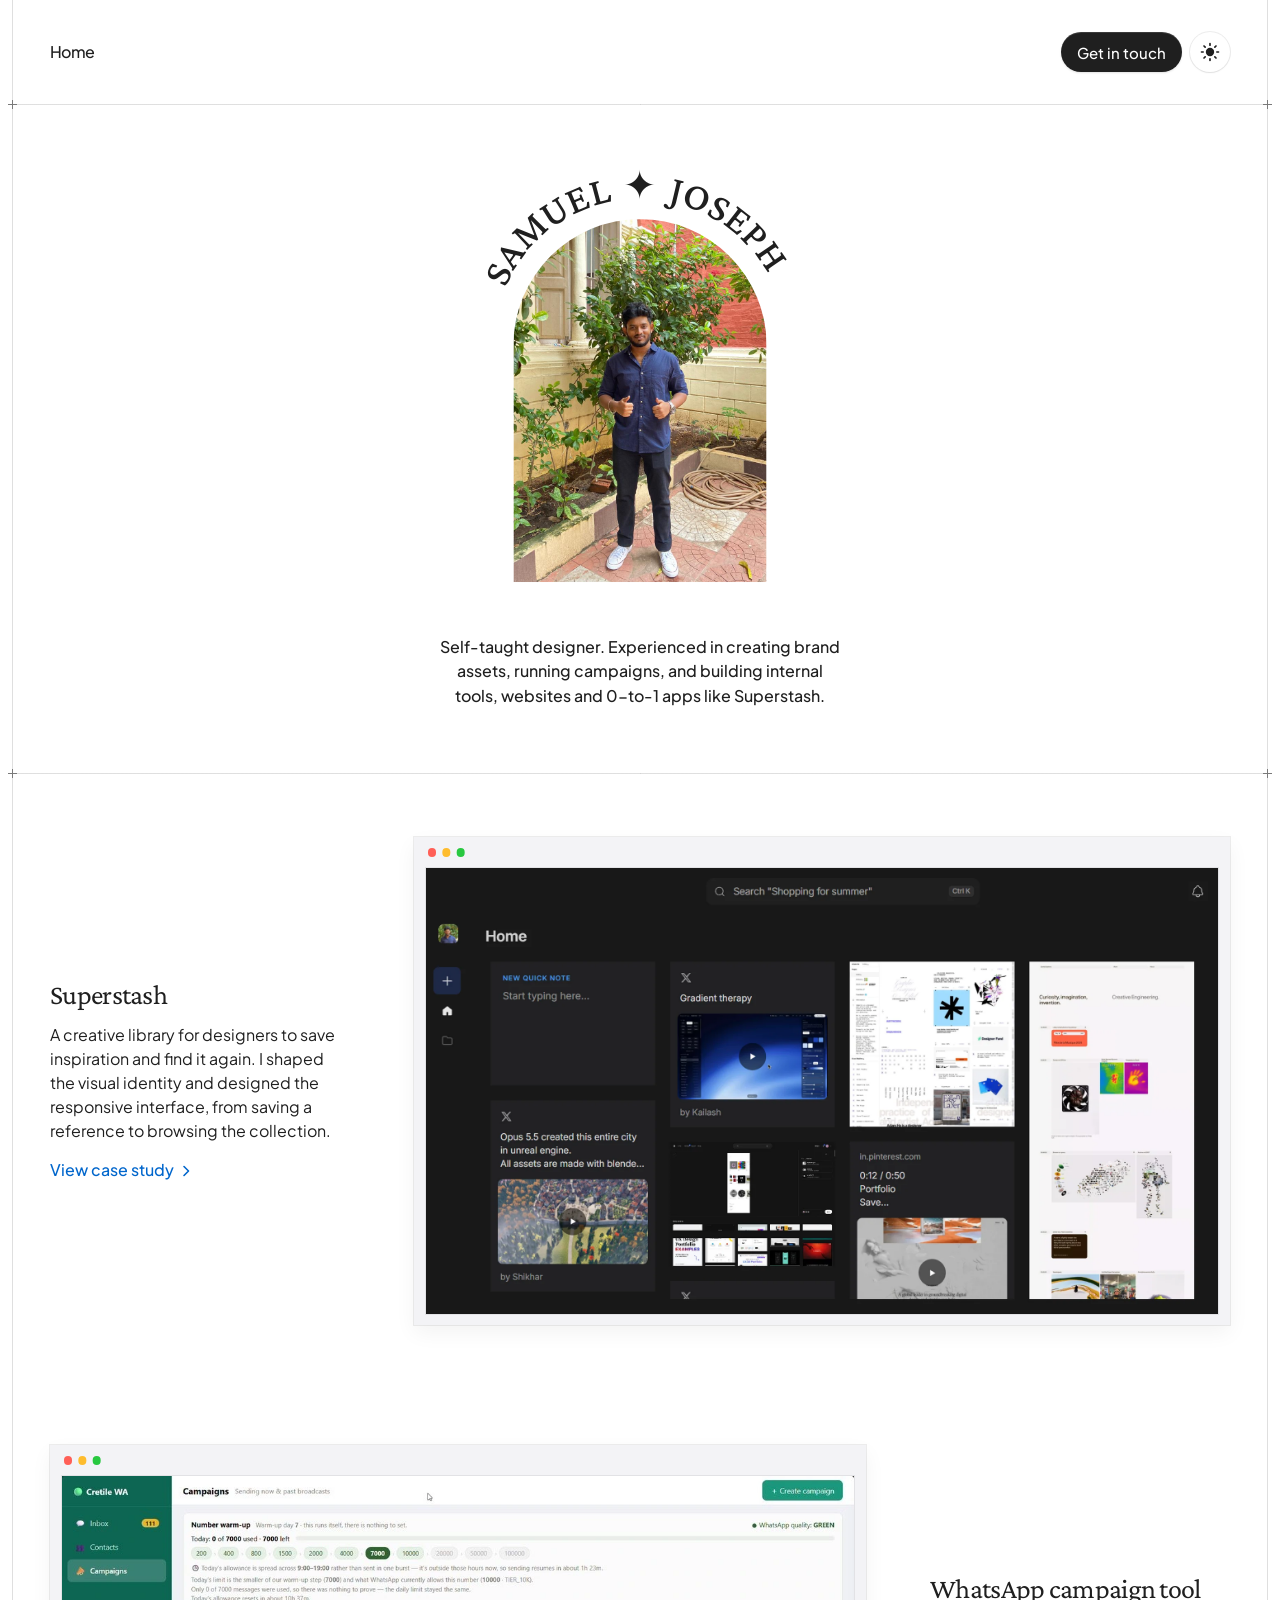
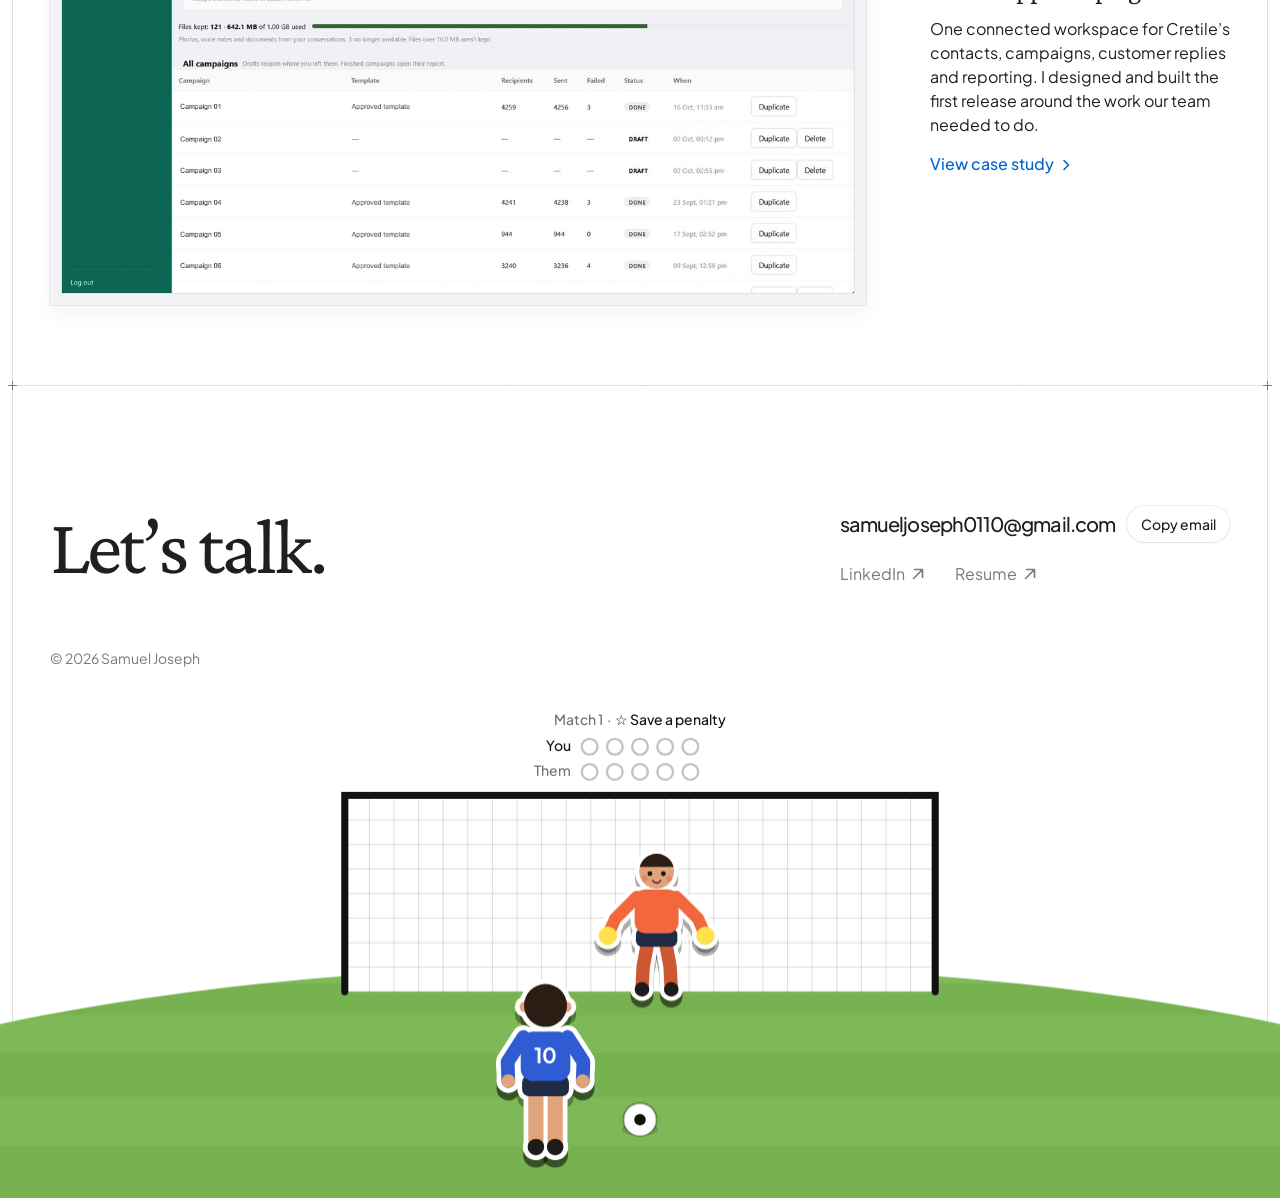
<file: index.html>
<!DOCTYPE html>
<html lang="en">
<head>
<meta charset="utf-8">
<meta name="viewport" content="width=device-width, initial-scale=1">
<meta name="theme-color" content="#ffffff">
<script>
  // Theme before first paint: the visitor's saved choice, otherwise their system setting.
  (function () {
    var t;
    try { t = localStorage.getItem('theme'); } catch (e) {}
    if (t !== 'light' && t !== 'dark') t = matchMedia('(prefers-color-scheme: dark)').matches ? 'dark' : 'light';
    document.documentElement.setAttribute('data-theme', t);
    // Frame lines draw in as they scroll into view (styles.css, site.js), unless motion is reduced.
    if (!matchMedia('(prefers-reduced-motion: reduce)').matches) document.documentElement.classList.add('lines-anim');
    document.querySelector('meta[name="theme-color"]').content = t === 'dark' ? '#1a1a1a' : '#ffffff';
  })();
</script>
<title>Samuel Joseph, UI &amp; Product Designer</title>
<meta name="description" content="I work through the complexity so the product interface feels simple. UI and product design by Samuel Joseph, featuring Superstash and Cretile’s campaign tool.">
<link rel="icon" type="image/png" href="assets/favicon.png">
<link rel="apple-touch-icon" href="assets/apple-touch-icon.png">
<meta property="og:type" content="website">
<meta property="og:site_name" content="Samuel Joseph">
<meta property="og:title" content="Samuel Joseph, UI &amp; Product Designer">
<meta property="og:description" content="I work through the complexity so the product interface feels simple. UI and product design by Samuel Joseph, featuring Superstash and Cretile’s campaign tool.">
<meta property="og:url" content="https://jsamuel-vibe.github.io/portfolio/">
<meta property="og:image" content="https://jsamuel-vibe.github.io/portfolio/assets/og-home.jpg">
<meta property="og:image:width" content="1200">
<meta property="og:image:height" content="630">
<meta name="twitter:card" content="summary_large_image">
<link rel="preload" href="assets/fonts/crimson-pro-latin-variable.woff2" as="font" type="font/woff2" crossorigin>
<link rel="stylesheet" href="styles.css?v=20261103-stickynav">
<link rel="stylesheet" href="home.css?v=20261103-stickynav">
<link rel="stylesheet" href="dark.css?v=20261103-stickynav">
</head>
<body>
<main class="page home-page">
  <div class="container">

    <header class="site-nav">
      <nav class="nav-crumbs" aria-label="Breadcrumb"><ol><li><a href="index.html" aria-current="page">Home</a></li></ol></nav>
      <div class="nav-actions">
        <a class="btn btn-primary" href="#contact">Get in touch</a>
        <button class="btn btn-secondary btn-round theme-toggle" type="button" data-theme-toggle aria-label="Switch to dark mode">
          <svg class="theme-icon" viewBox="0 0 24 24" aria-hidden="true">
            <mask id="theme-bite"><rect x="-4" y="-4" width="32" height="32" fill="#fff"/><circle class="bite" cx="30" cy="-6" r="7" fill="#000"/></mask>
            <circle class="core" cx="12" cy="12" r="5" fill="currentColor" mask="url(#theme-bite)"/>
            <g class="rays" fill="none" stroke="currentColor" stroke-width="2" stroke-linecap="round"><path d="M12 1.8v2M12 20.2v2M1.8 12h2M20.2 12h2M4.8 4.8l1.4 1.4M17.8 17.8l1.4 1.4M4.8 19.2l1.4-1.4M17.8 6.2l1.4-1.4"/></g>
          </svg>
        </button>
      </div>
    </header>

    <!-- Arch hero: photo in an arch, name set around its top, short story below. -->
    <section class="home-hero arch-hero" aria-labelledby="home-title">
      <h1 id="home-title" class="visually-hidden">Samuel Joseph, product designer</h1>
      <svg class="arch-figure" viewBox="110 200 540 510" role="img" aria-label="Samuel Joseph standing in a courtyard, framed in an arch with his name around the top">
        <defs>
          <clipPath id="arch-clip"><path d="M230 700 V420 A150 150 0 0 1 530 420 V700 Z"/></clipPath>
          <path id="arch-name-path" d="M206 650 V420 A174 174 0 0 1 554 420 V650"/>
        </defs>
        <image href="assets/samuel-standing.jpg" x="230" y="180" width="300" height="520" preserveAspectRatio="xMidYMid slice" clip-path="url(#arch-clip)"/>
        <!-- Three pieces so the star sits exactly on the top of the arch (the path is 1006.7 long, so 503.4),
             with the same gap either side. Both words keep the same letter spacing; SAMUEL is a little
             longer than JOSEPH because of its wide M. -->
        <text class="arch-name"><textPath href="#arch-name-path" startOffset="470" text-anchor="end">Samuel</textPath></text>
        <text class="arch-name"><textPath href="#arch-name-path" startOffset="503.4" text-anchor="middle">✦</textPath></text>
        <text class="arch-name"><textPath href="#arch-name-path" startOffset="537" text-anchor="start">Joseph</textPath></text>
      </svg>
      <p class="t-body arch-story">Self-taught designer. Experienced in creating brand assets, running campaigns, and building internal tools, websites and 0-to-1 apps like Superstash.</p>
    </section>

    <section id="work" class="sec home-work" aria-label="Projects">
      <div class="home-projects">
        <article class="home-project" aria-labelledby="superstash-title">
          <a class="feature-media interface-stage" href="superstash.html" aria-label="Explore the Superstash case study"><div class="interface-viewport"><img class="media" src="assets/superstash-real-library.webp" width="1920" height="1080" alt="The Superstash library: a quick-note field beside a grid of saved references" loading="lazy"></div></a>
          <div class="feature-text">
            <h2 id="superstash-title" class="home-project-title"><a href="superstash.html">Superstash</a></h2>
            <p class="t-body">A creative library for designers to save inspiration and find it again. I shaped the visual identity and designed the responsive interface, from saving a reference to browsing the collection.</p>
            <a class="text-link" href="superstash.html"><span class="text-link-label">View case study</span> <svg class="text-link-icon" viewBox="0 0 16 16" aria-hidden="true"><path d="M6 3.5 10.5 8 6 12.5"/></svg></a>
          </div>
        </article>
        <article class="home-project" aria-labelledby="cretile-title">
          <a class="feature-media interface-stage" href="whatsapp-campaigns.html" aria-label="Explore the WhatsApp campaign tool case study"><div class="interface-viewport"><img class="media" src="assets/wa-workspace-redacted.webp" alt="The WhatsApp campaign tool: number warm-up and a list of past campaigns" loading="lazy"></div></a>
          <div class="feature-text">
            <h2 id="cretile-title" class="home-project-title"><a href="whatsapp-campaigns.html">WhatsApp campaign tool</a></h2>
            <p class="t-body">One connected workspace for Cretile’s contacts, campaigns, customer replies and reporting. I designed and built the first release around the work our team needed to do.</p>
            <a class="text-link" href="whatsapp-campaigns.html"><span class="text-link-label">View case study</span> <svg class="text-link-icon" viewBox="0 0 16 16" aria-hidden="true"><path d="M6 3.5 10.5 8 6 12.5"/></svg></a>
          </div>
        </article>
      </div>
    </section>

    <!-- Other work: hidden until there is real work to show. Remove the comment markers to bring it back.
    <section class="stack" style="padding-top:clamp(96px,13.2vw,169px);gap:48px">
      <div class="section-heading"><h2 class="t-title">Other work</h2></div>
      <div class="gallery">
        <div class="gallery-row">
          <div class="g-narrow"></div>
          <div class="g-wide"></div>
        </div>
        <div class="gallery-row">
          <div class="g-wide"></div>
          <div class="g-narrow"></div>
        </div>
        <div class="gallery-row">
          <div class="g-narrow"></div>
          <div class="g-wide"></div>
        </div>
      </div>
    </section>
    -->

    <footer class="contact sec" id="contact">
      <div class="rule"></div>
      <div class="contact-main">
        <div class="contact-head">
          <h2 class="contact-title">Let’s talk.</h2>
        </div>
        <div class="contact-actions">
          <div class="email-row">
            <a class="contact-email" href="mailto:samueljoseph0110@gmail.com">samueljoseph0110@gmail.com</a>
            <button class="btn btn-secondary btn-sm" type="button" data-copy="samueljoseph0110@gmail.com">Copy email</button>
          </div>
          <nav class="footer-links" aria-label="Elsewhere">
            <a href="https://www.linkedin.com/in/samuel-joseph8" target="_blank" rel="noopener">LinkedIn <svg class="ext-arrow" viewBox="0 0 16 16" aria-hidden="true"><path d="M4 12 12 4M5 4h7v7"/></svg></a>
            <a href="assets/Samuel-Joseph-Resume.pdf" target="_blank" rel="noopener">Resume <svg class="ext-arrow" viewBox="0 0 16 16" aria-hidden="true"><path d="M4 12 12 4M5 4h7v7"/></svg></a>
          </nav>
        </div>
      </div>
      <p class="t-small muted contact-note">© 2026 Samuel Joseph</p>
      <div class="game-stage" data-game="penalty" role="group" aria-label="Penalty game: tap the goal to shoot"></div>
    </footer>

  </div>
</main>
<script src="site.js?v=20261103-system"></script>
<script src="games/penalty-rules.js?v=20261102-linkfix"></script>
<script src="game-stage.js?v=20261102-linkfix"></script>
<script src="games/penalty.js?v=20261102-linkfix"></script>
</body>
</html>
</file>
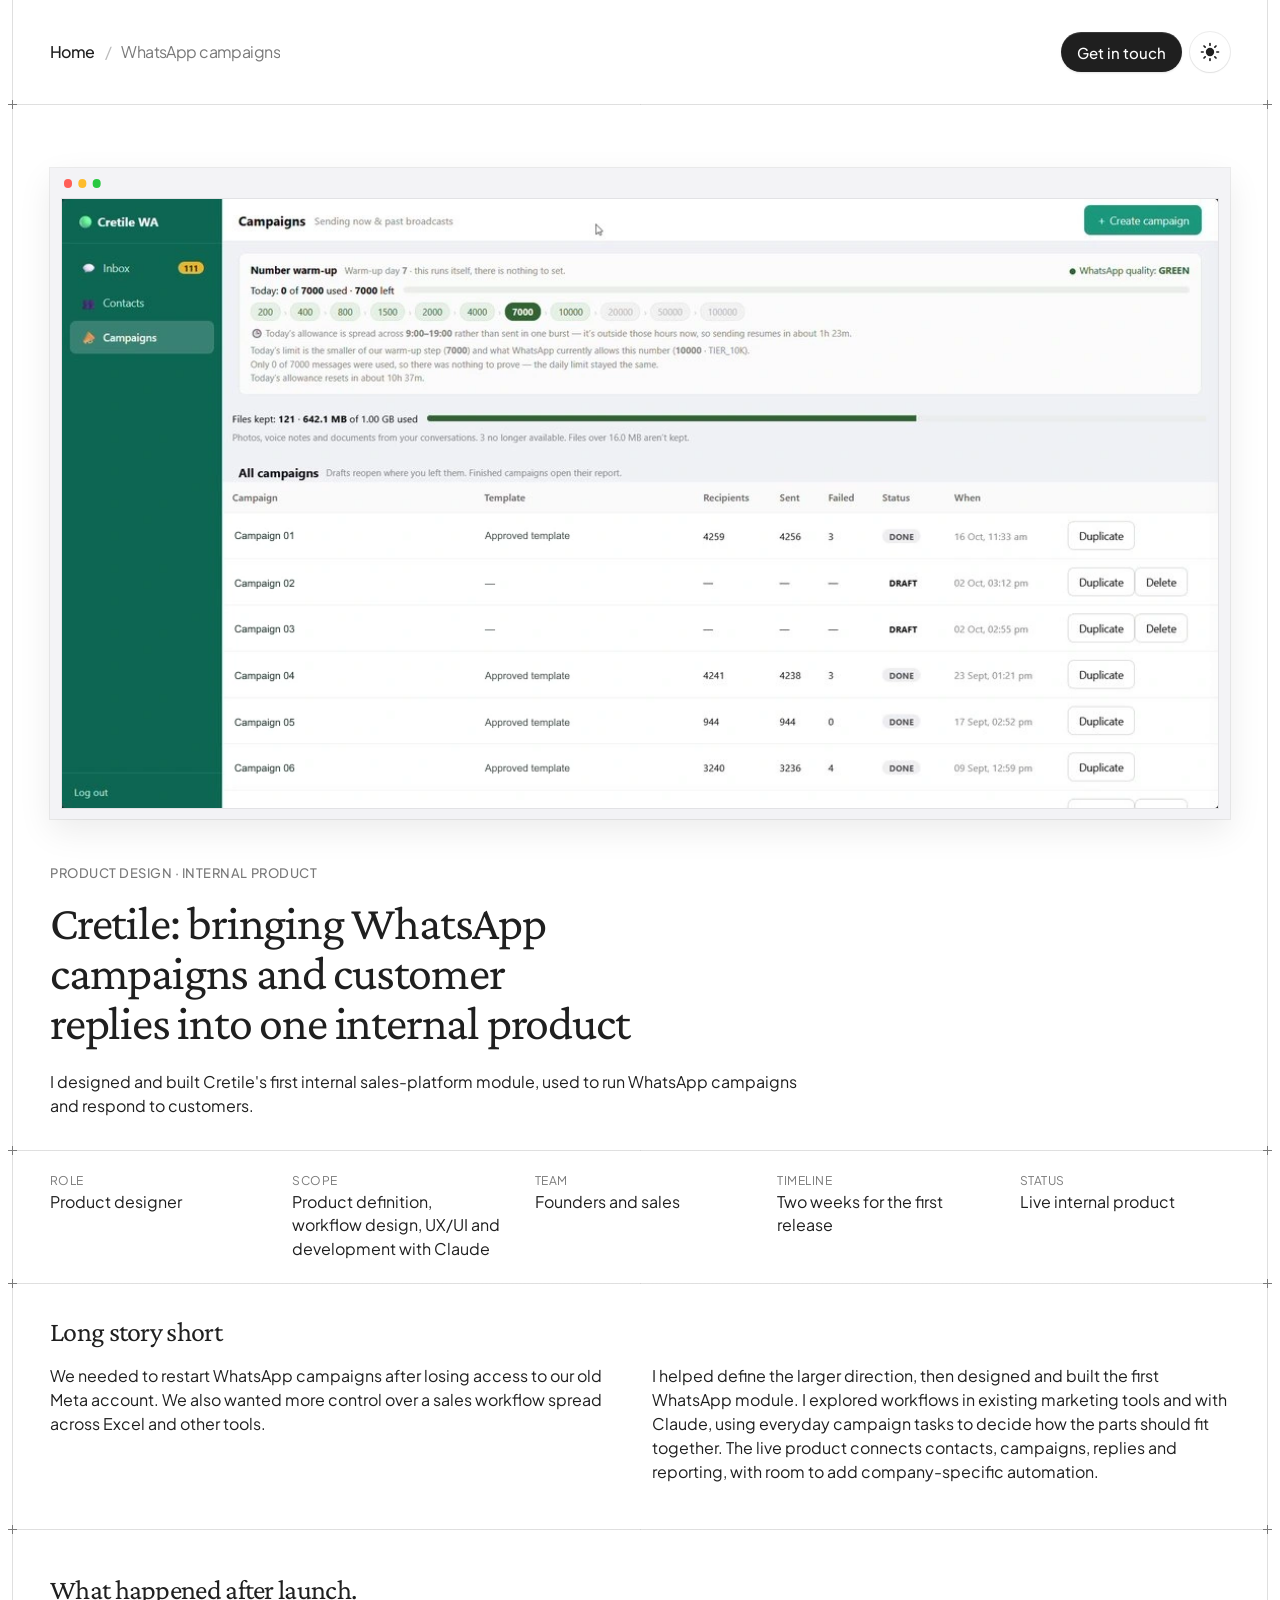
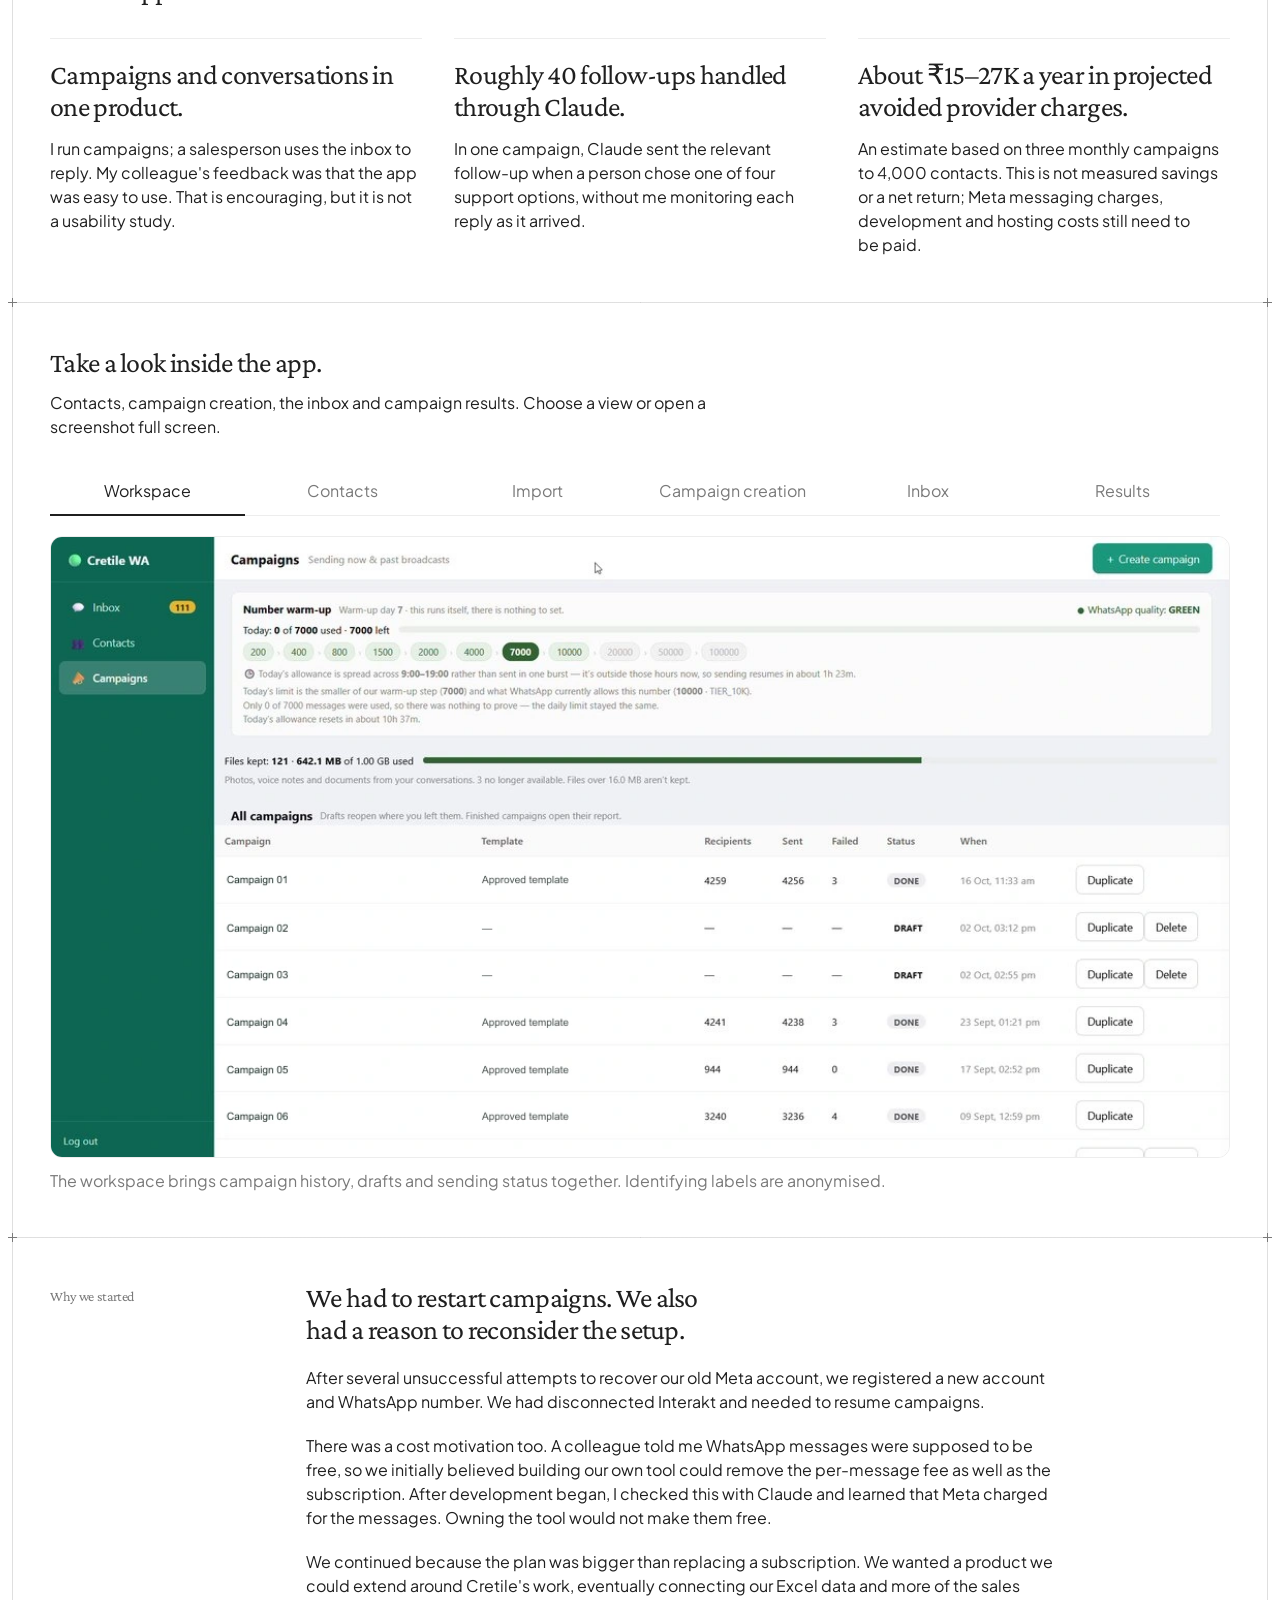
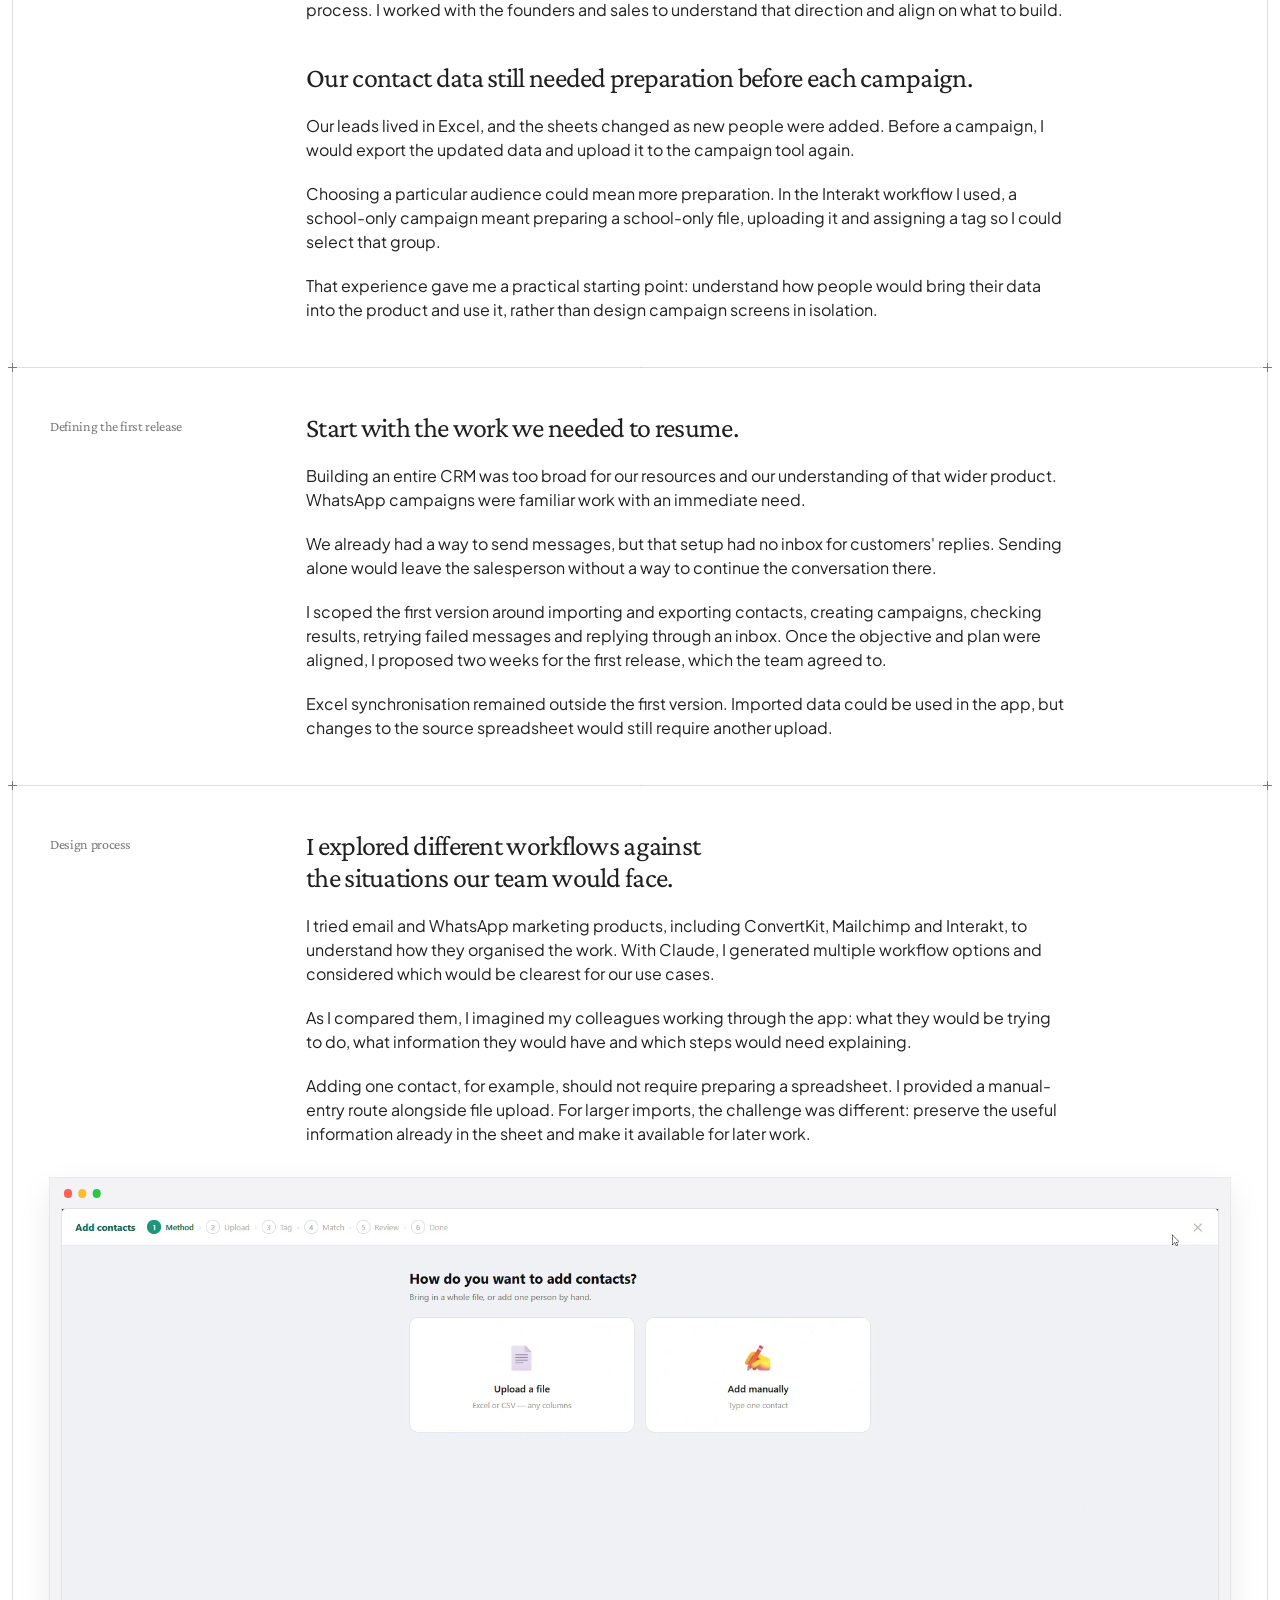
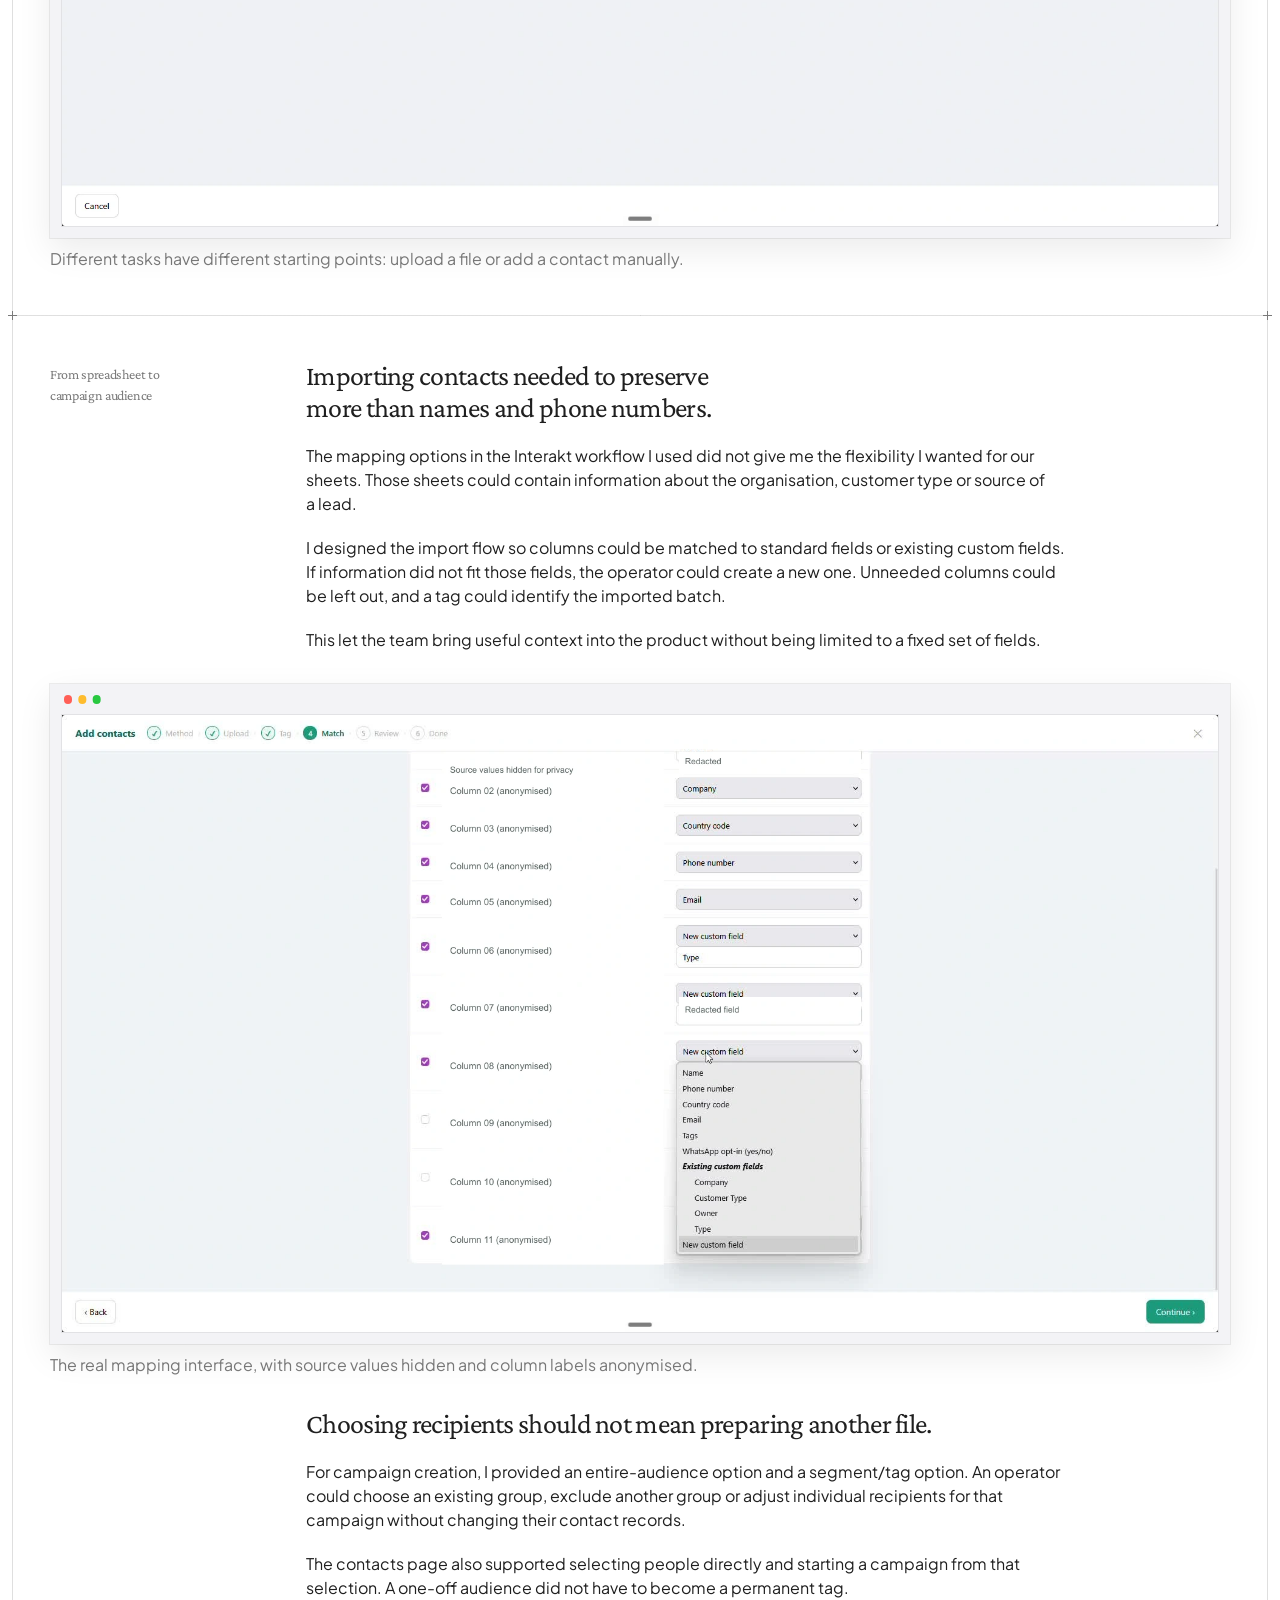
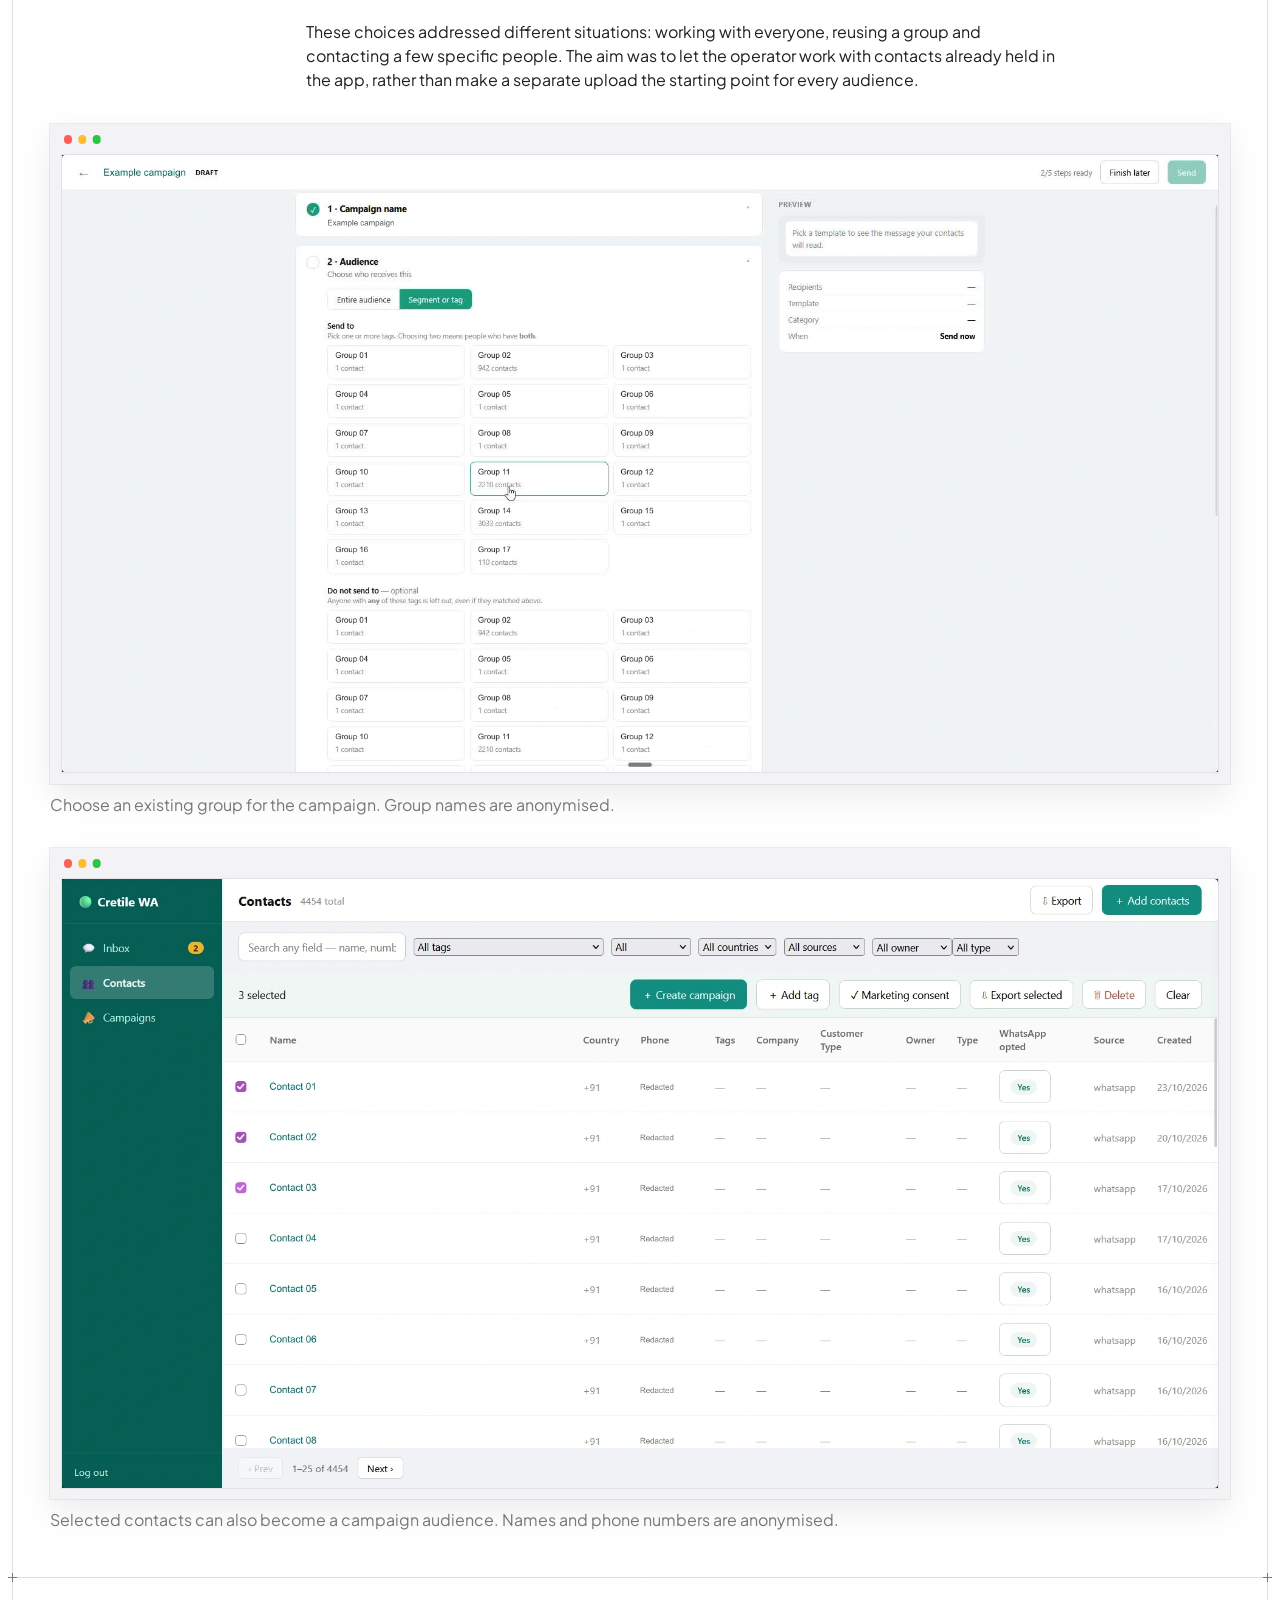
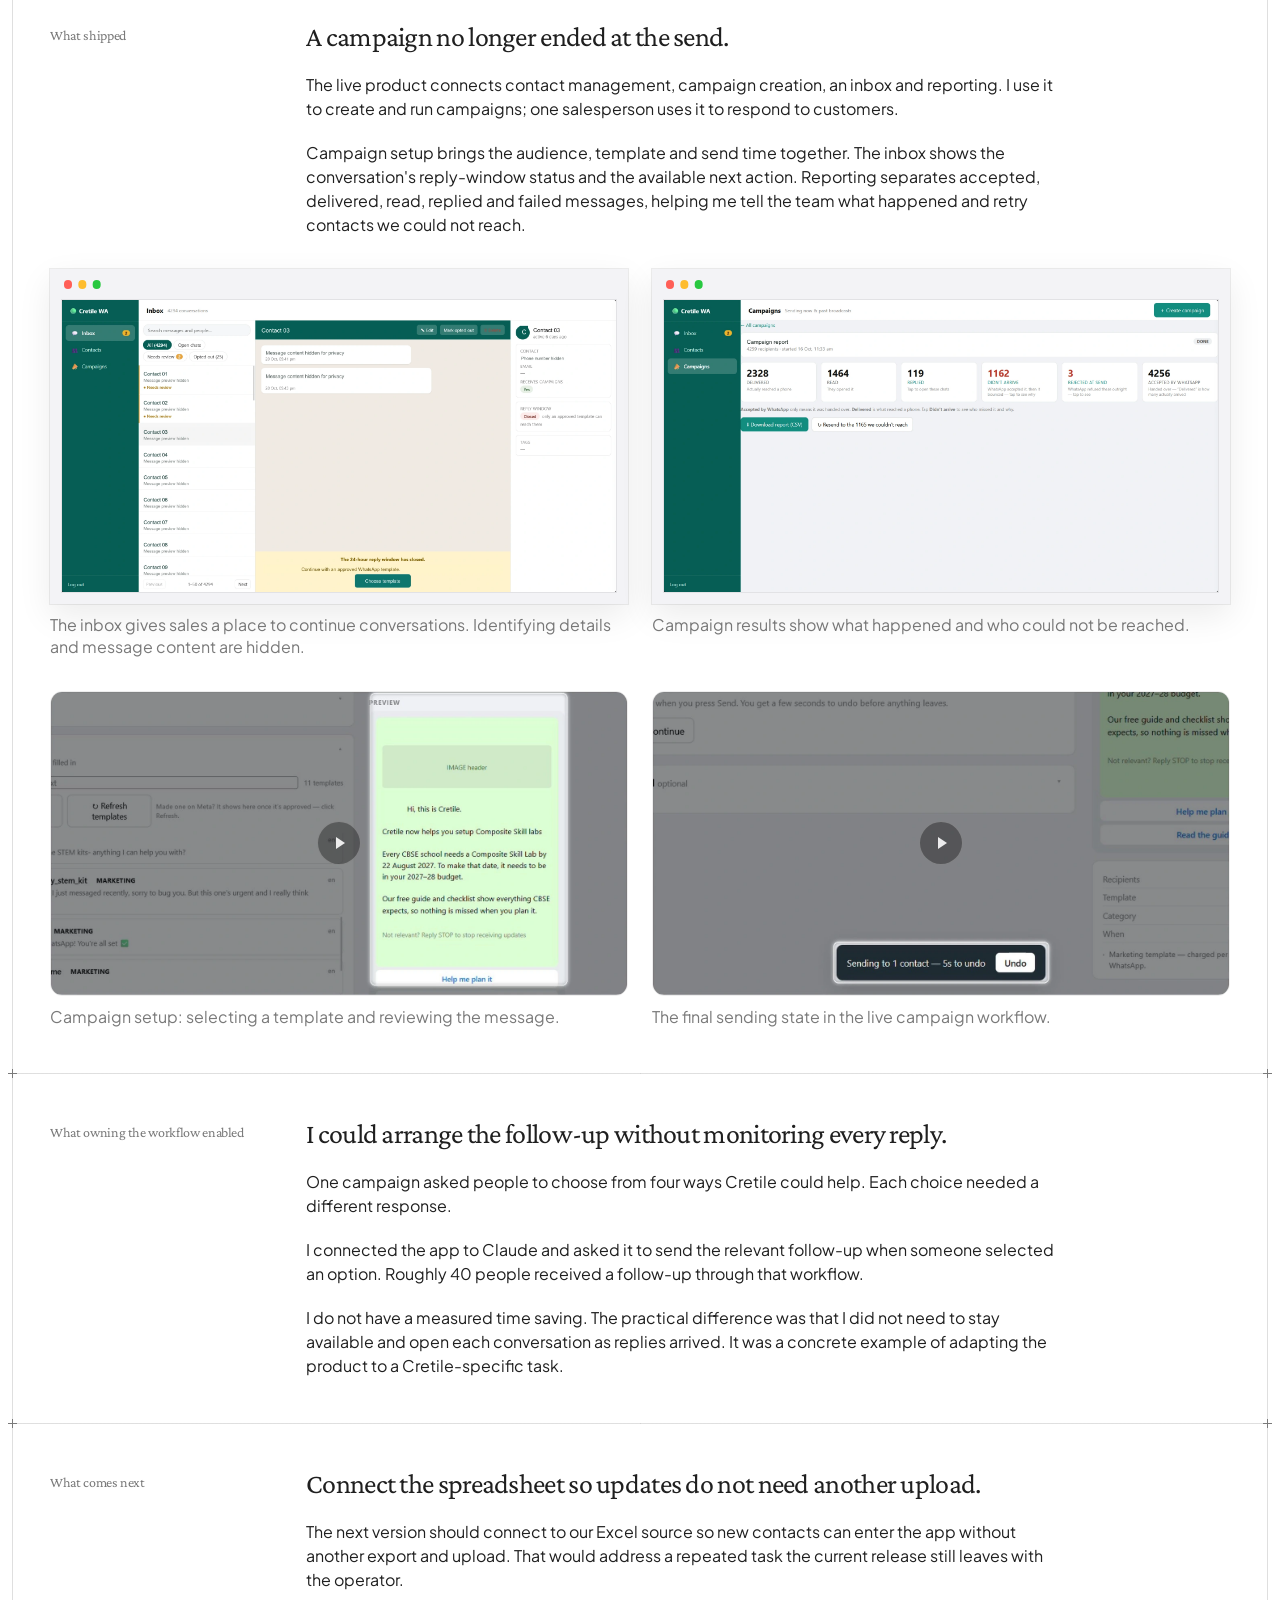
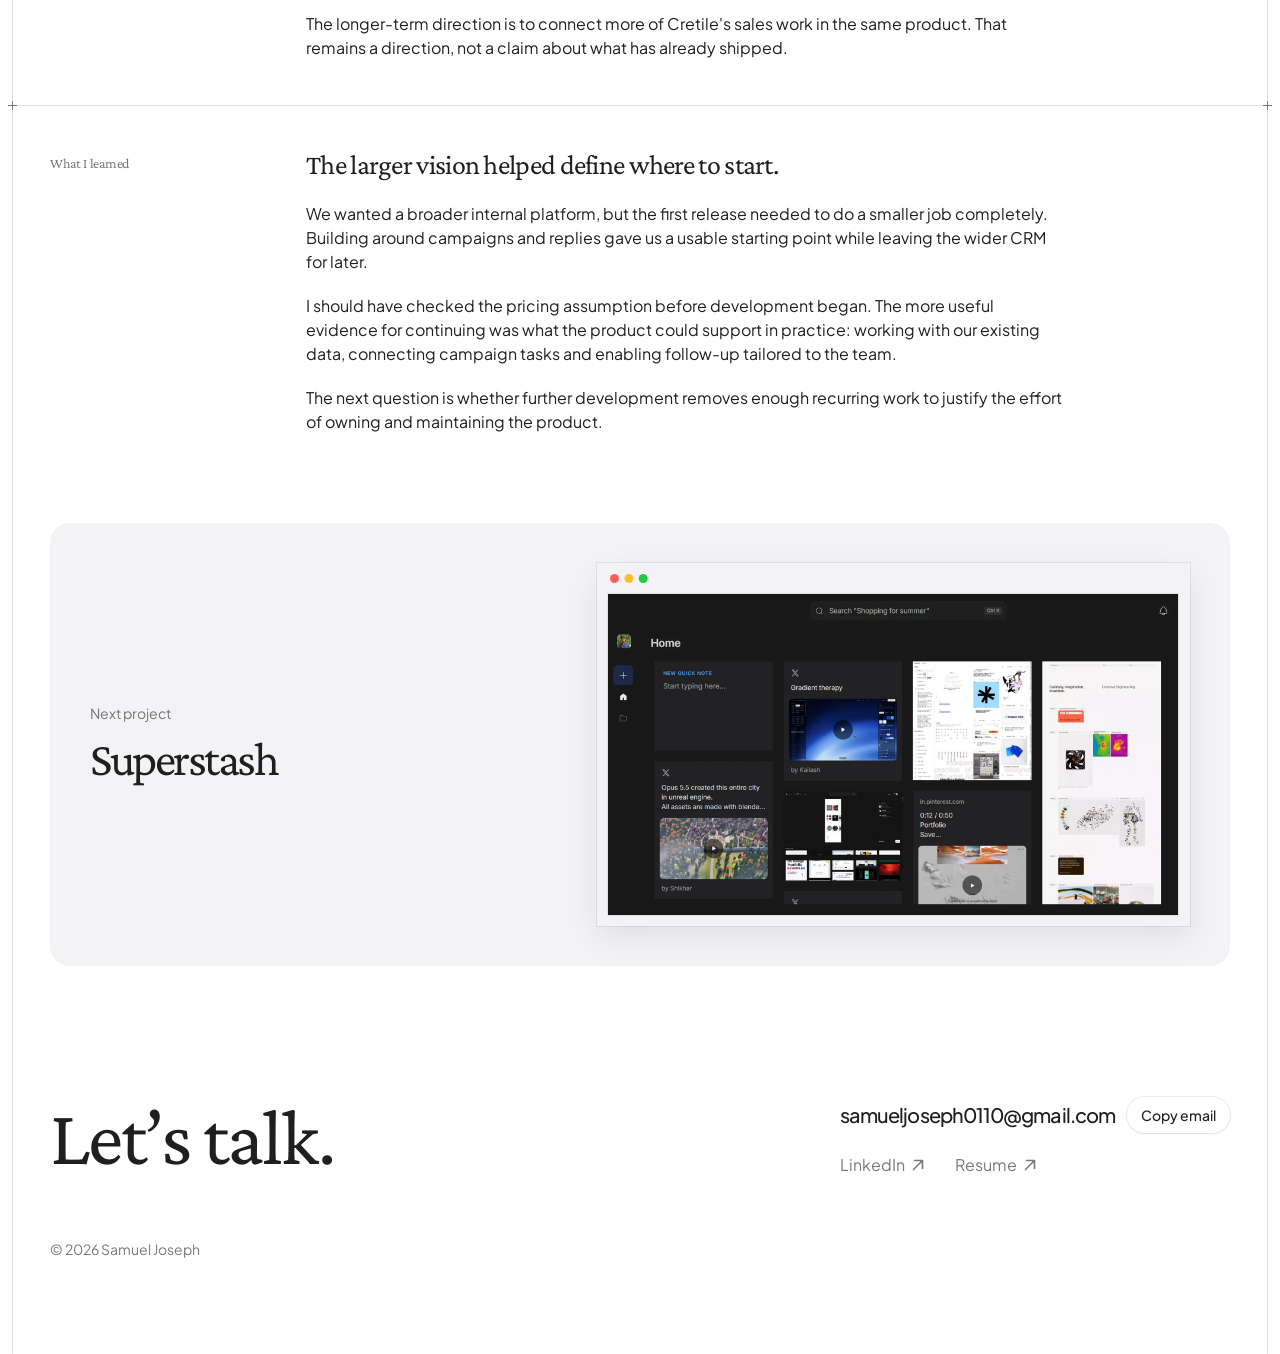
<file: cretile-case-study.html>
<!DOCTYPE html>
<html lang="en">
<head>
<meta charset="utf-8">
<title>Cretile sales platform · Samuel Joseph</title>
<meta name="robots" content="noindex">
<link rel="canonical" href="https://jsamuel-vibe.github.io/portfolio/whatsapp-campaigns.html">
<!-- The full case study now lives on the project page. Old links, including section links, forward there. -->
<script>location.replace('whatsapp-campaigns.html' + (location.hash === '#story' ? '#why' : location.hash));</script>
<meta http-equiv="refresh" content="0; url=whatsapp-campaigns.html">
</head>
<body>
<p>This case study has moved to <a href="whatsapp-campaigns.html">the WhatsApp campaigns page</a>.</p>
</body>
</html>
</file>
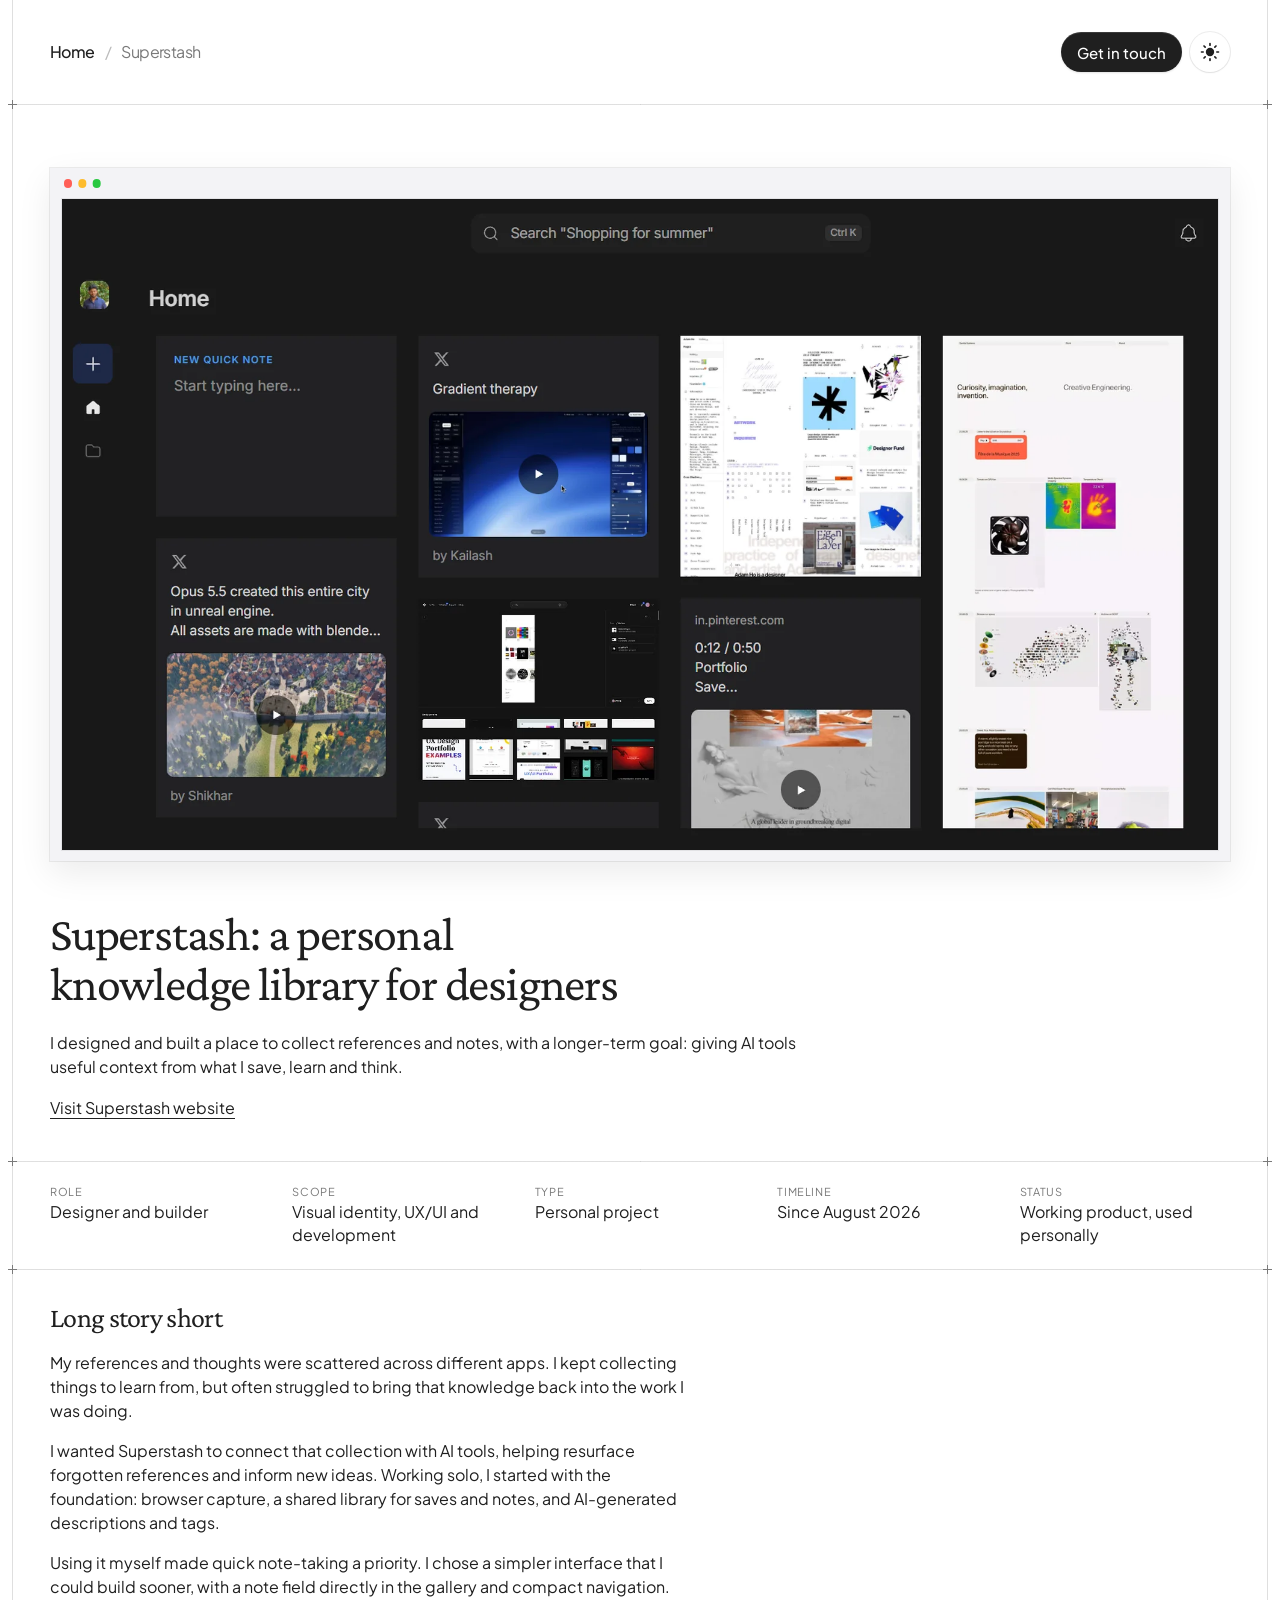
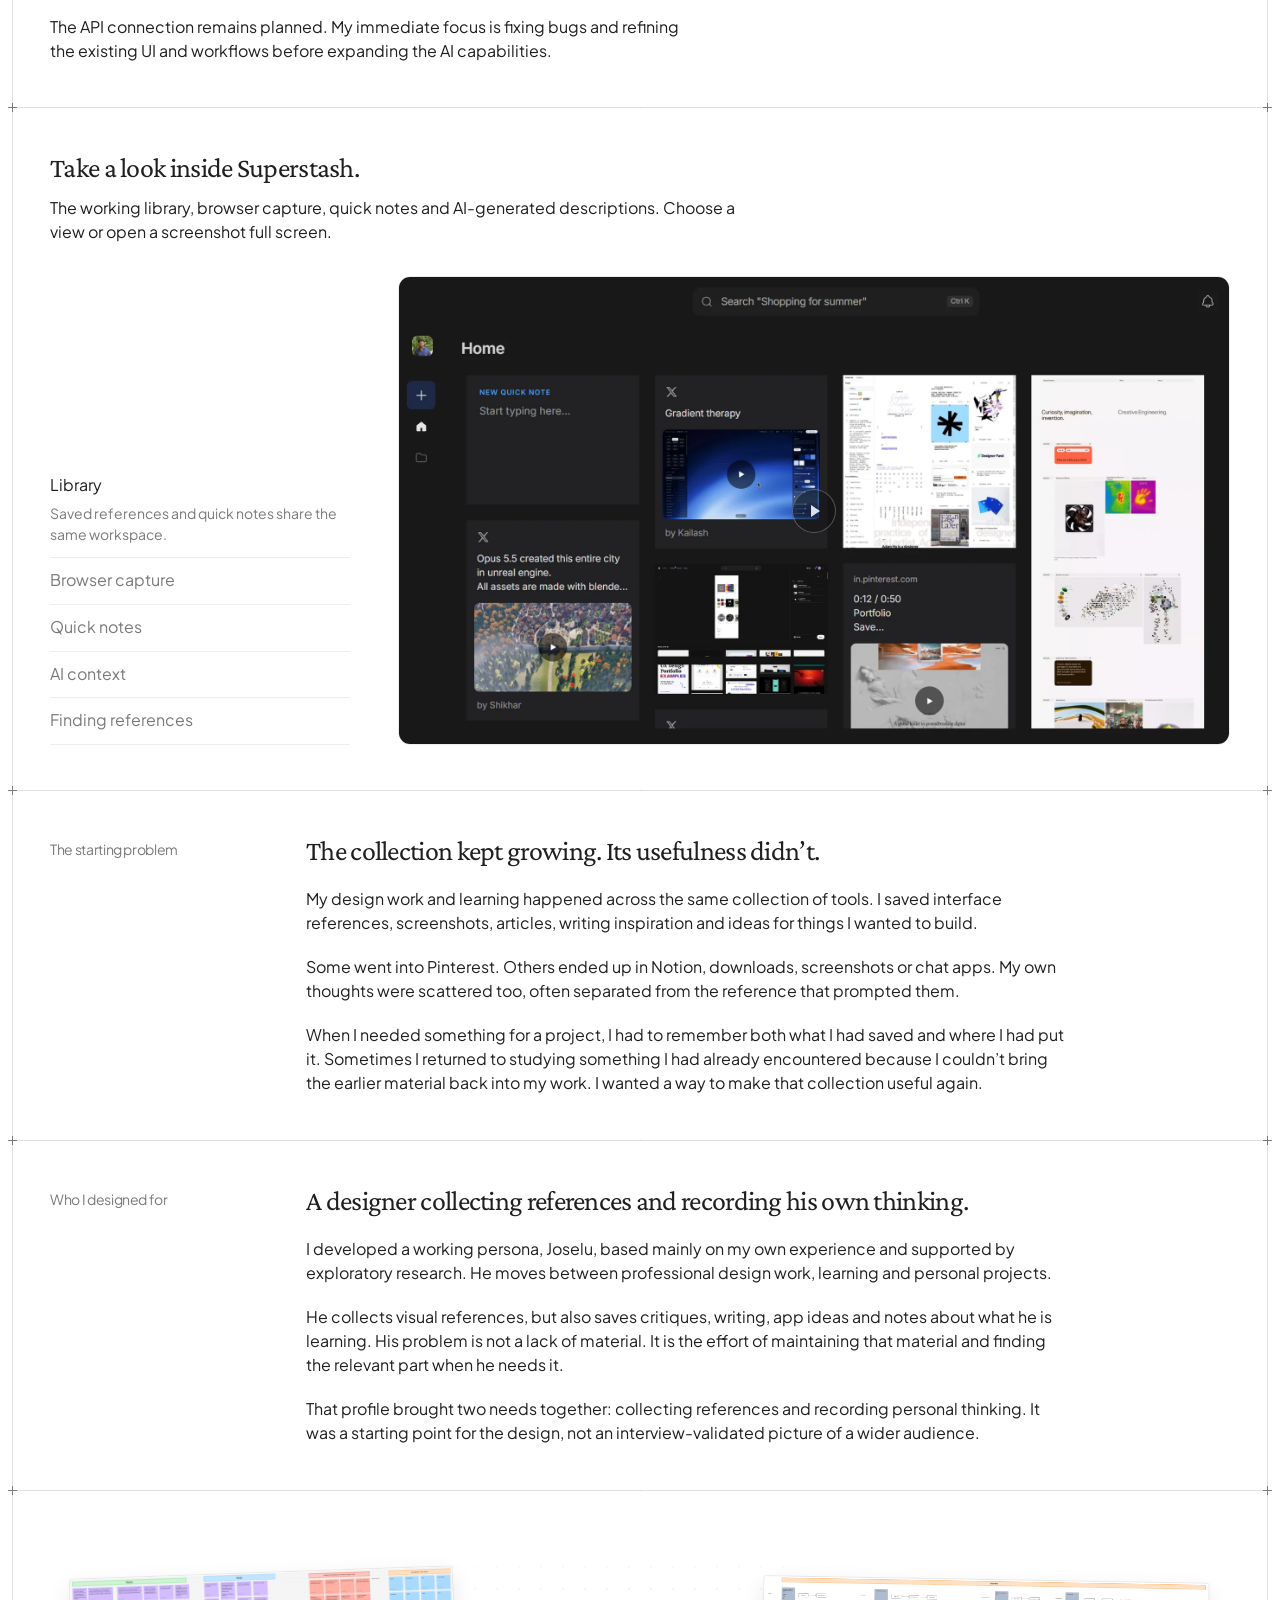
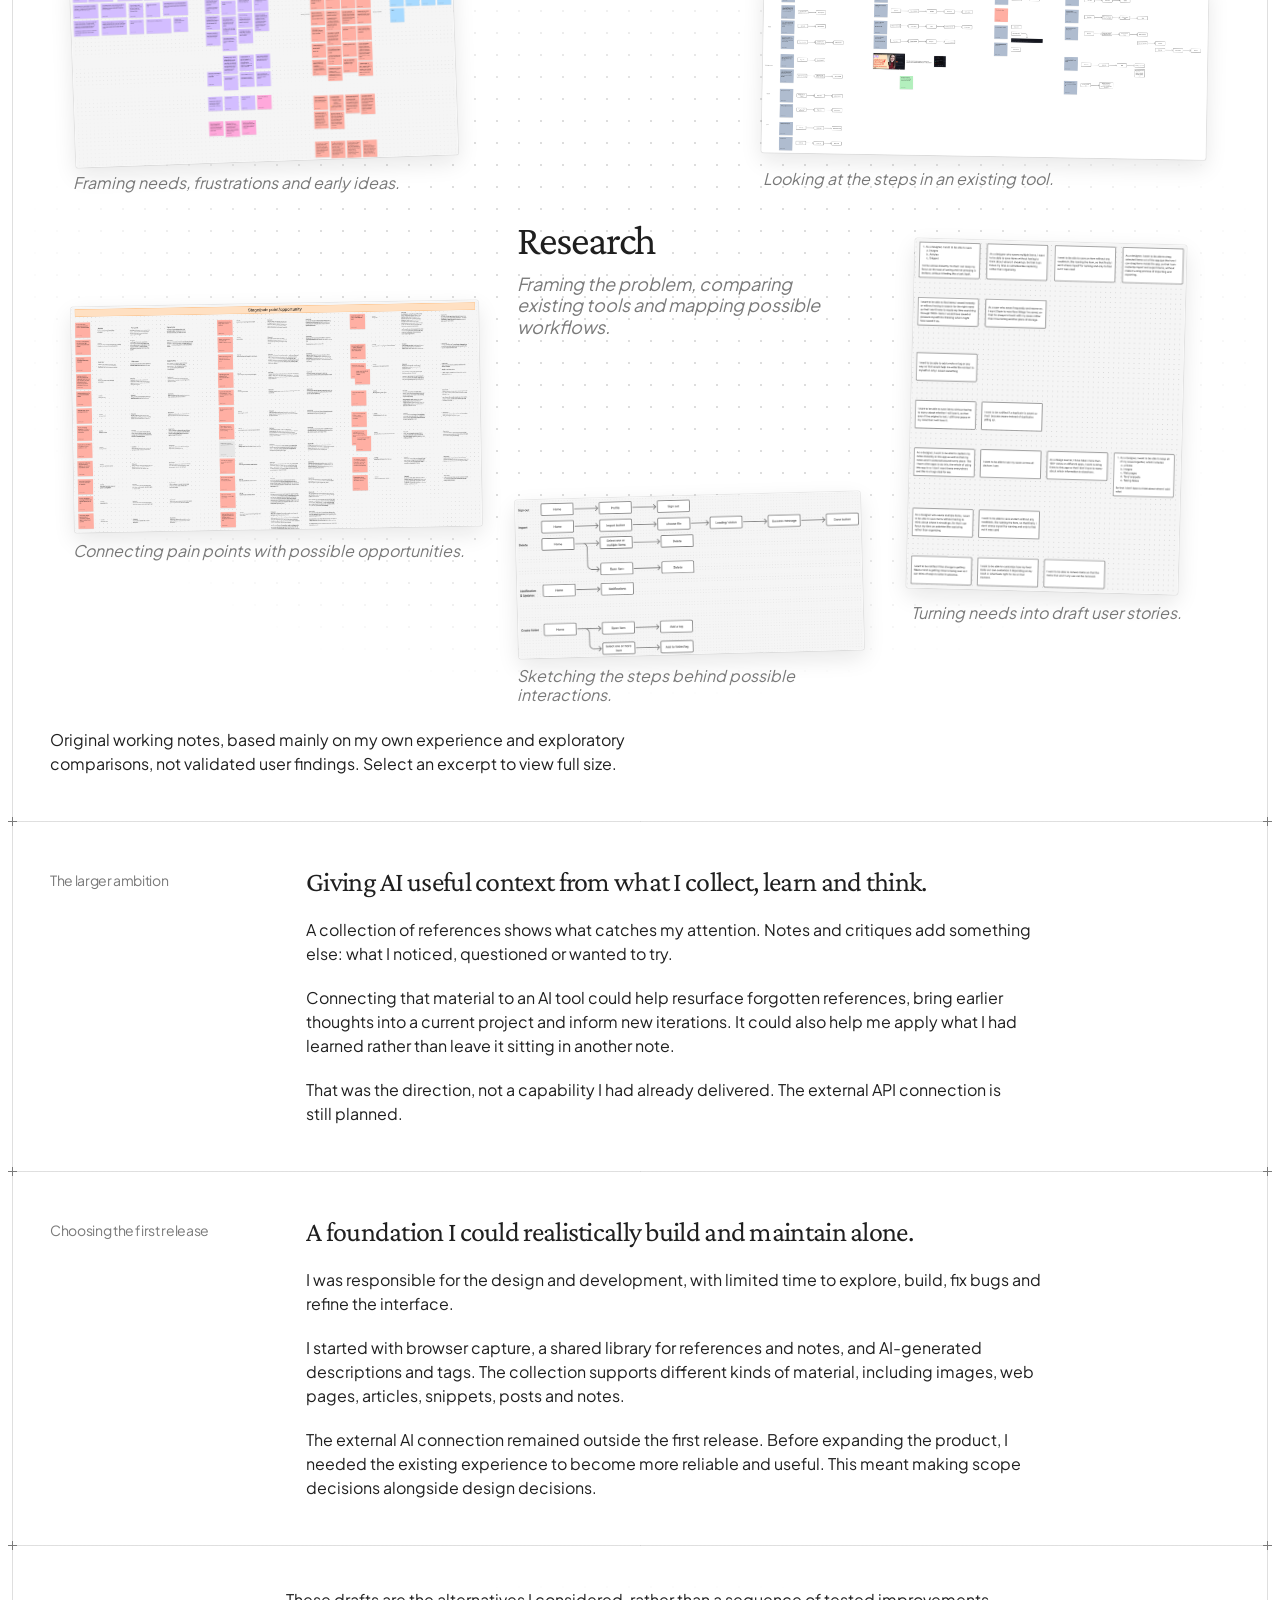
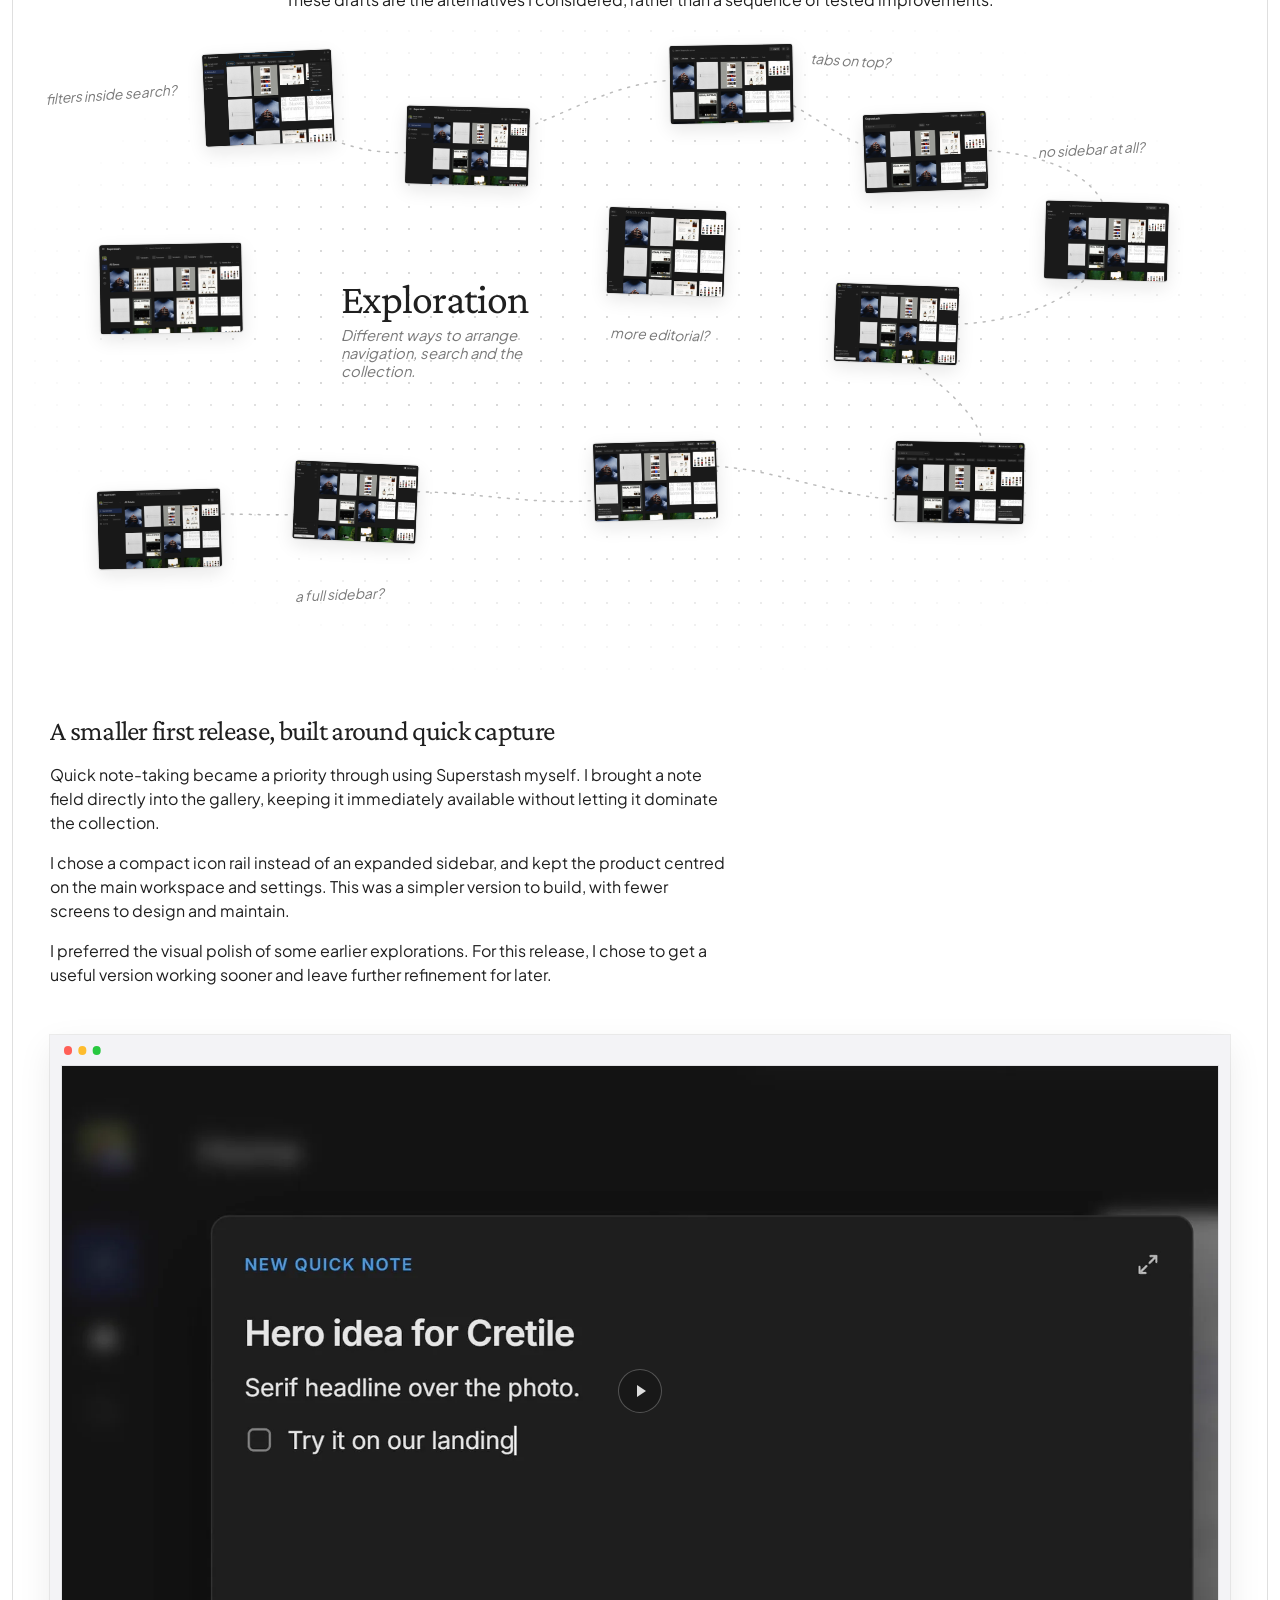
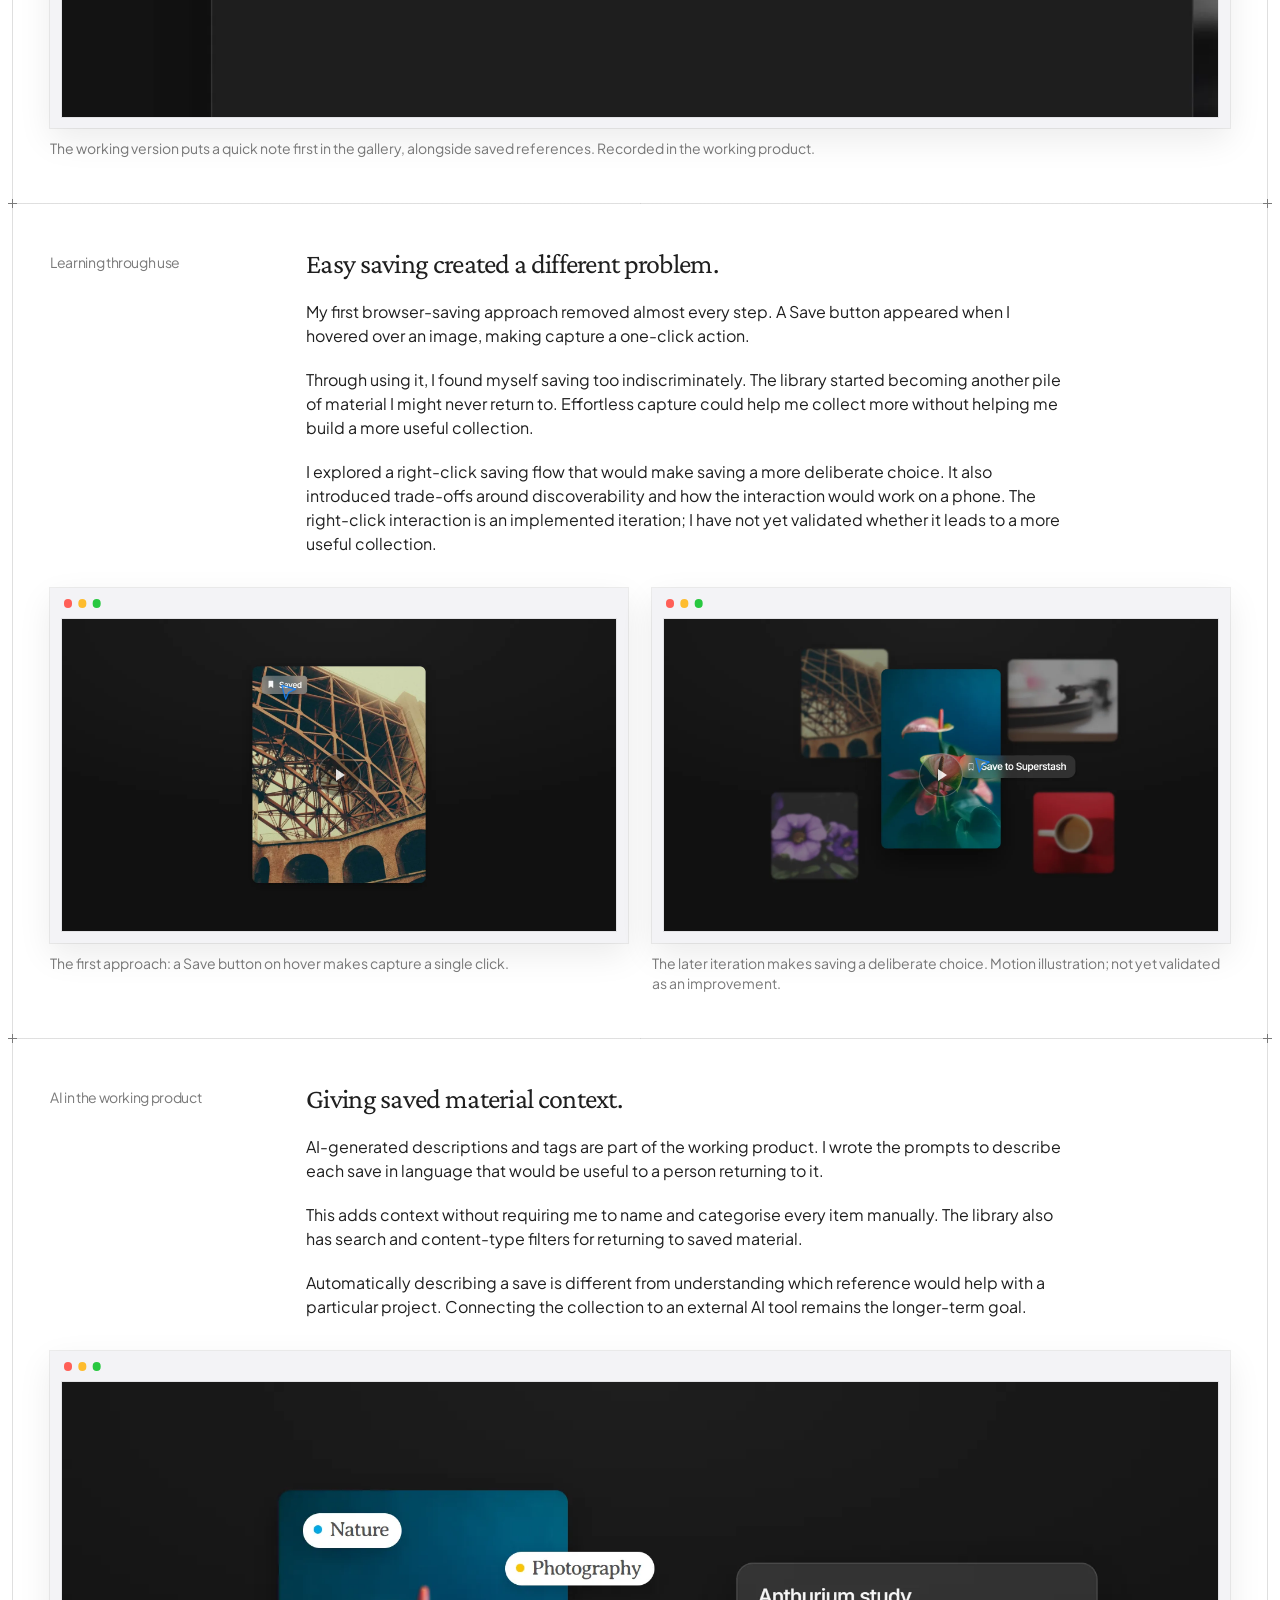
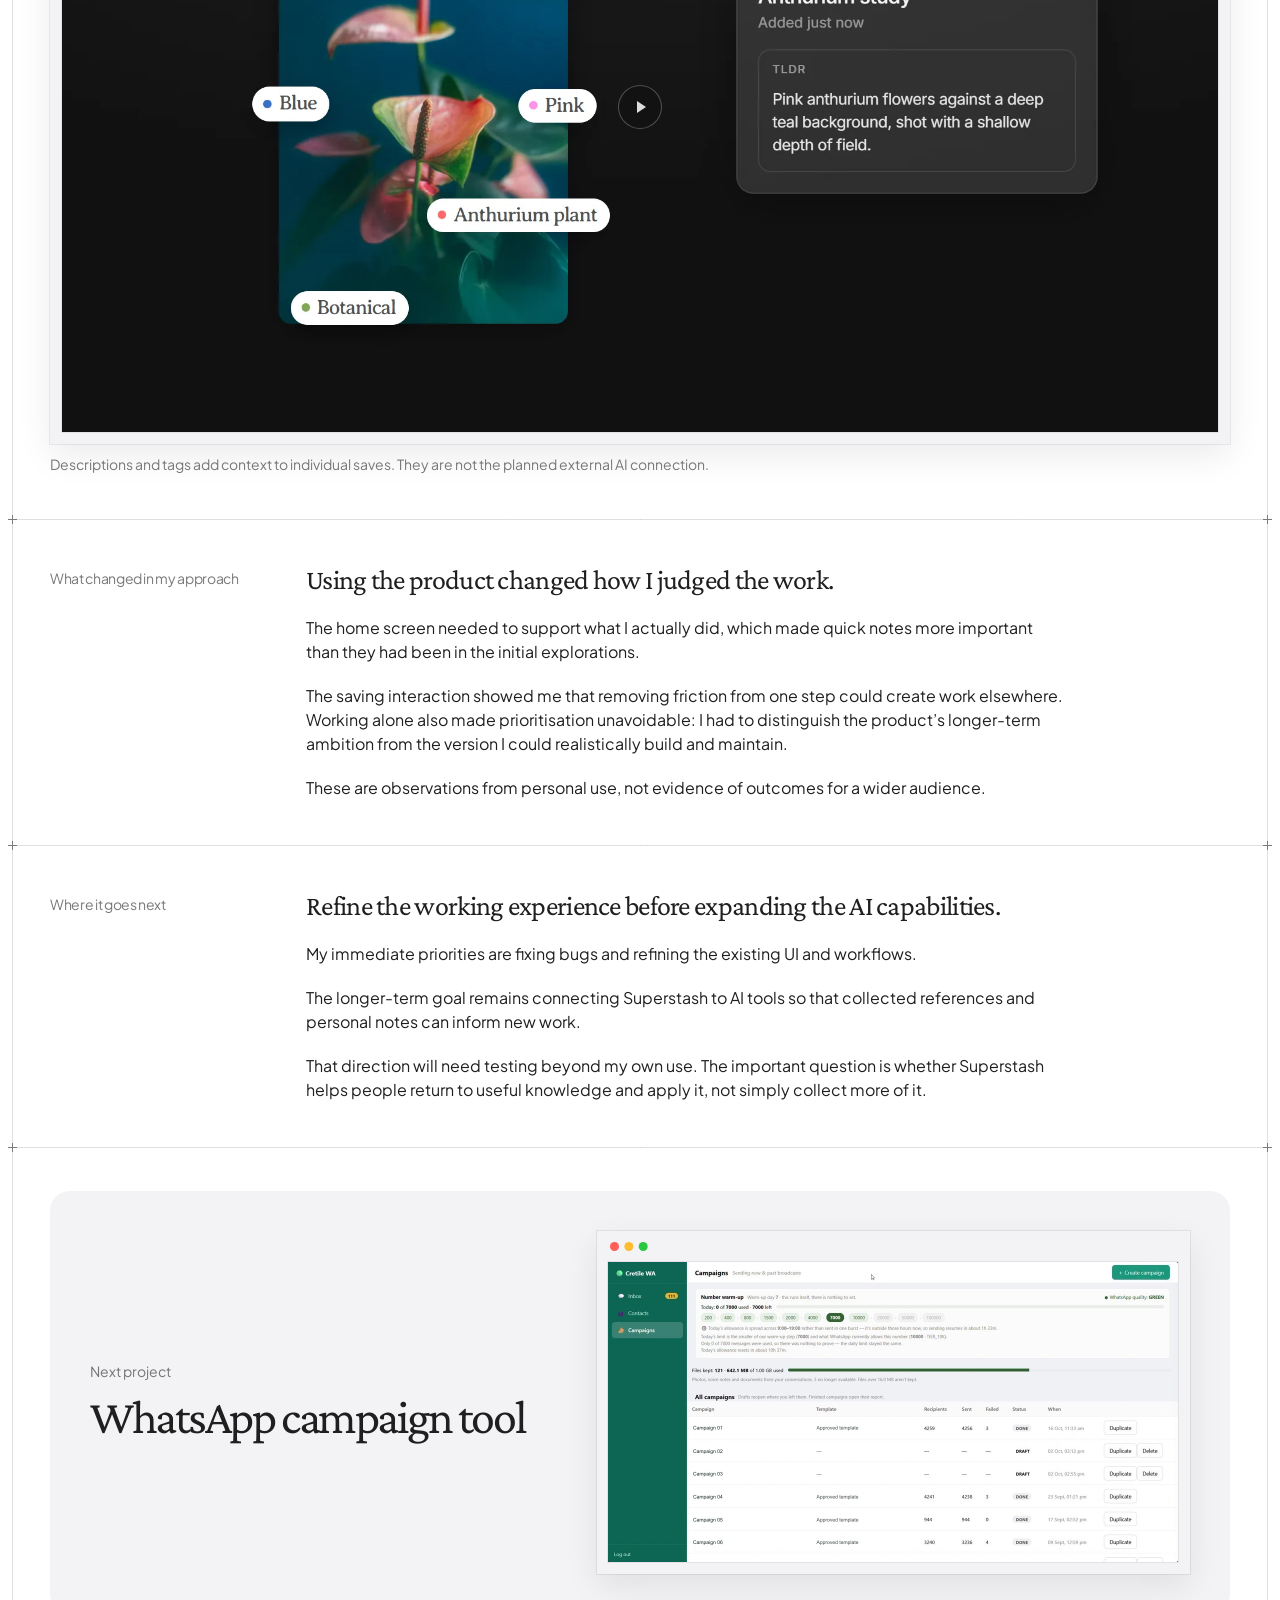
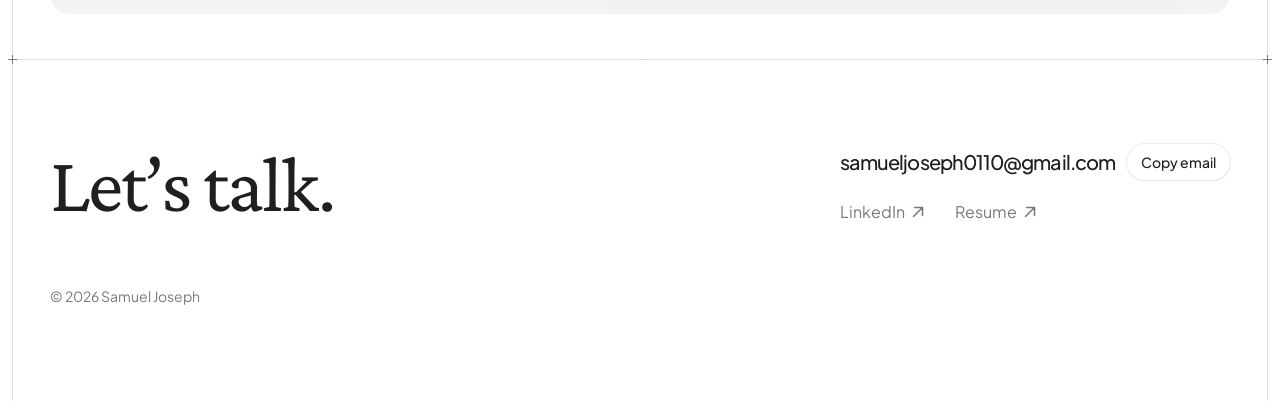
<file: superstash-case-study.html>
<!DOCTYPE html>
<html lang="en">
<head>
<meta charset="utf-8">
<title>Superstash · Samuel Joseph</title>
<meta name="robots" content="noindex">
<link rel="canonical" href="https://jsamuel-vibe.github.io/portfolio/superstash.html">
<!-- The full case study now lives on the project page. Old links, including section links, forward there. -->
<script>location.replace('superstash.html' + (location.hash === '#story' ? '#why' : location.hash));</script>
<meta http-equiv="refresh" content="0; url=superstash.html">
</head>
<body>
<p>This case study has moved to <a href="superstash.html">the Superstash page</a>.</p>
</body>
</html>
</file>
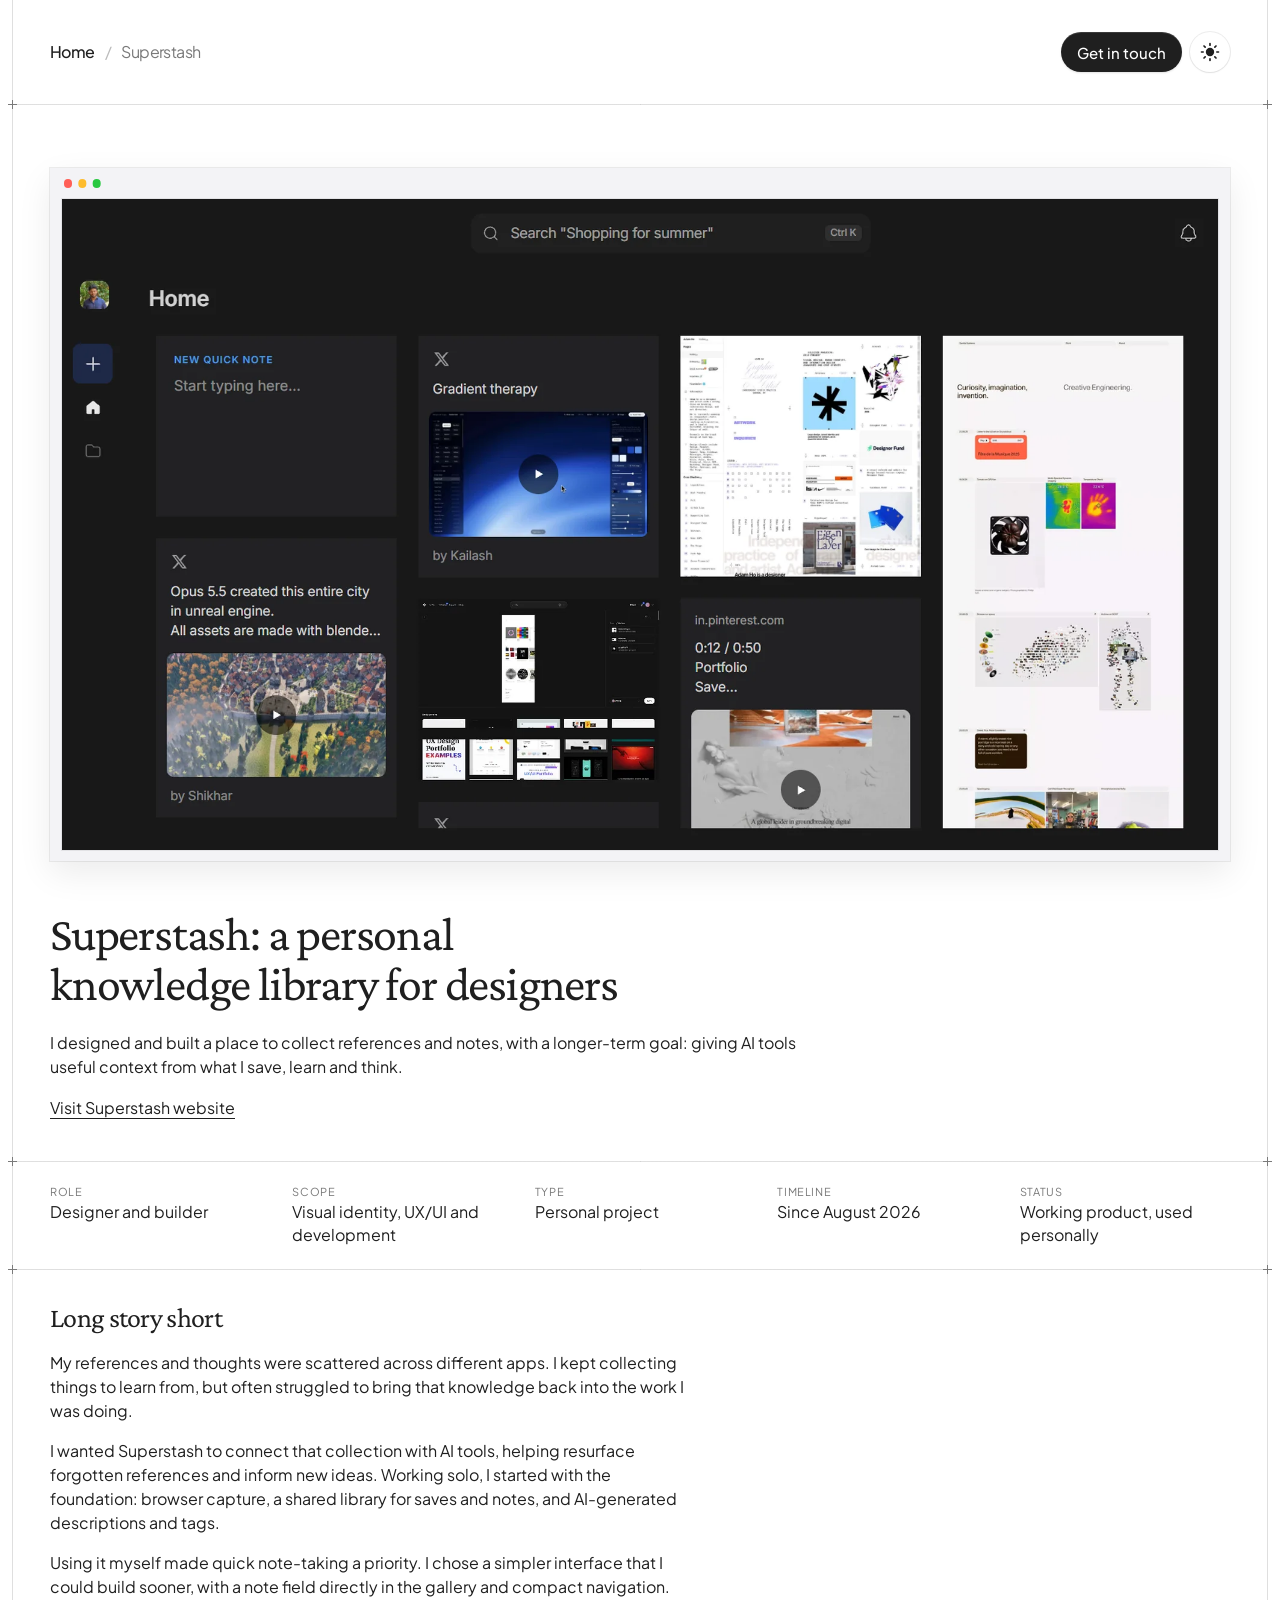
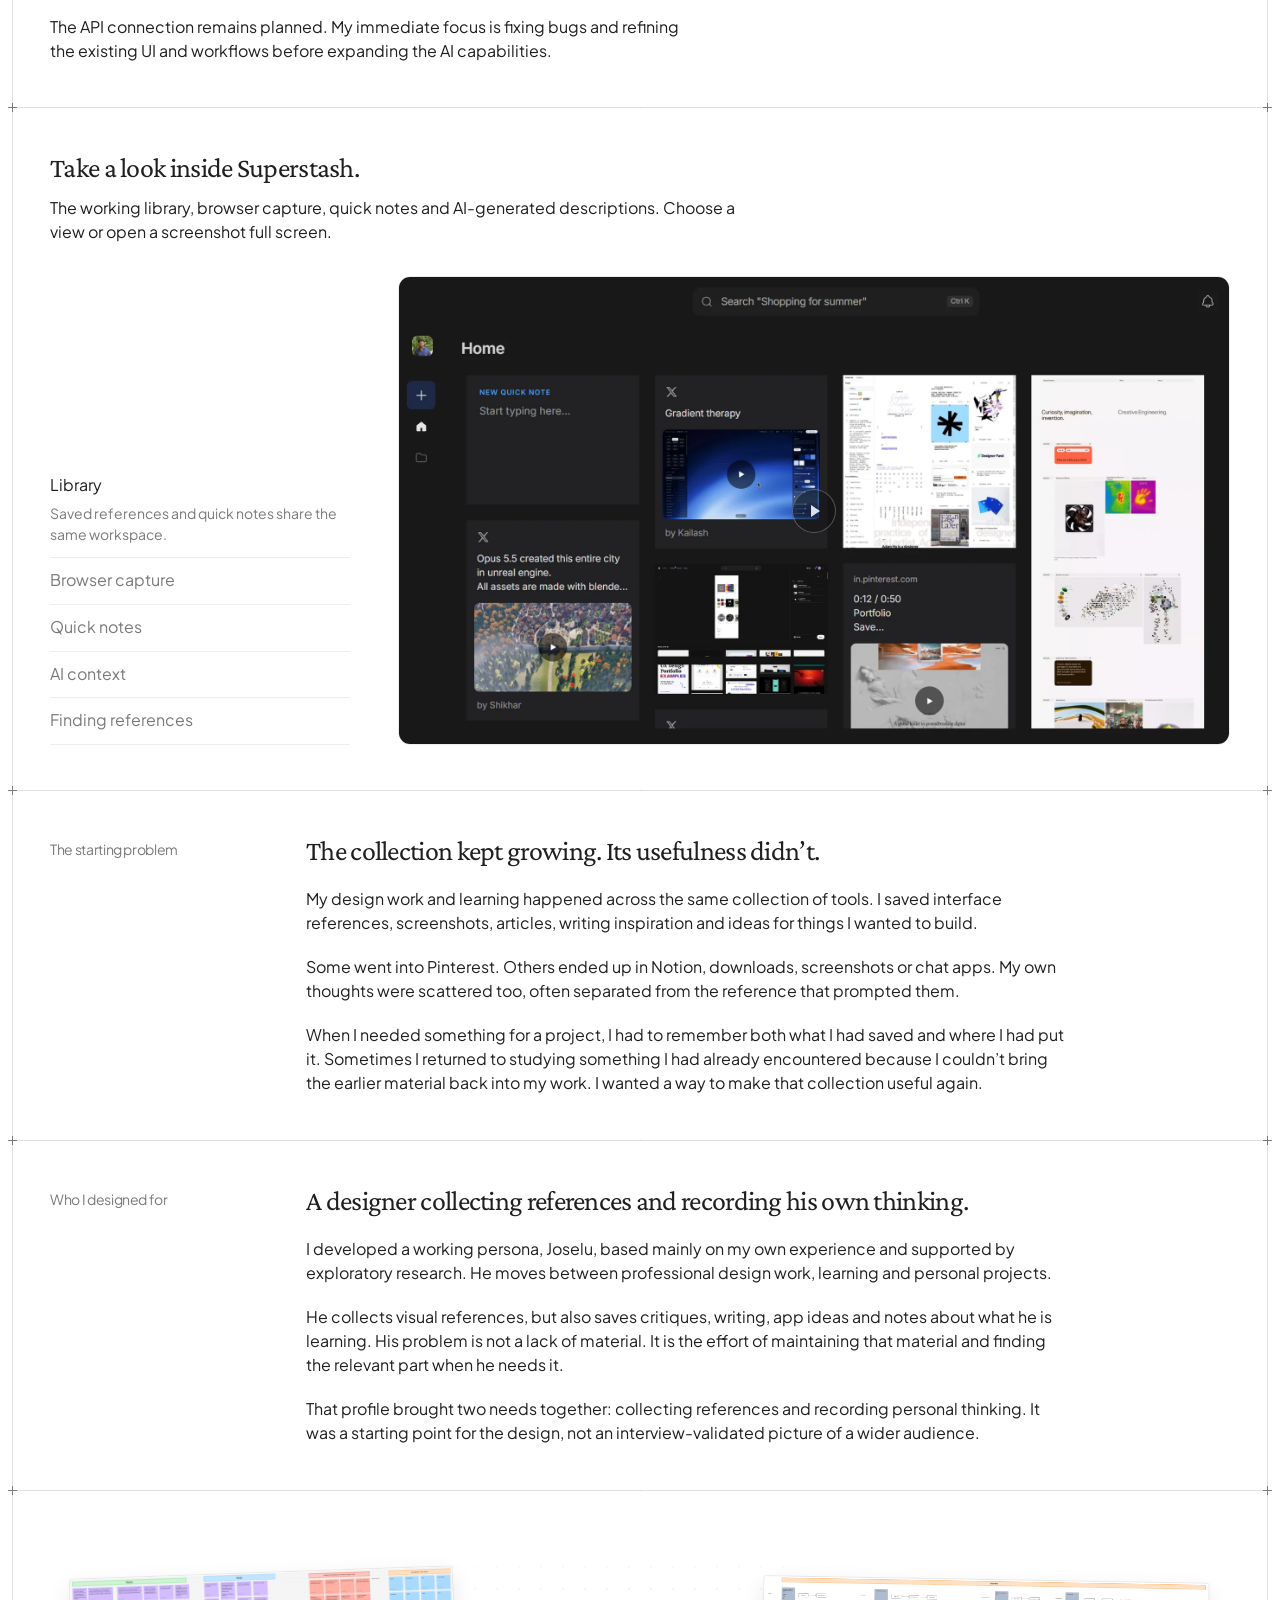
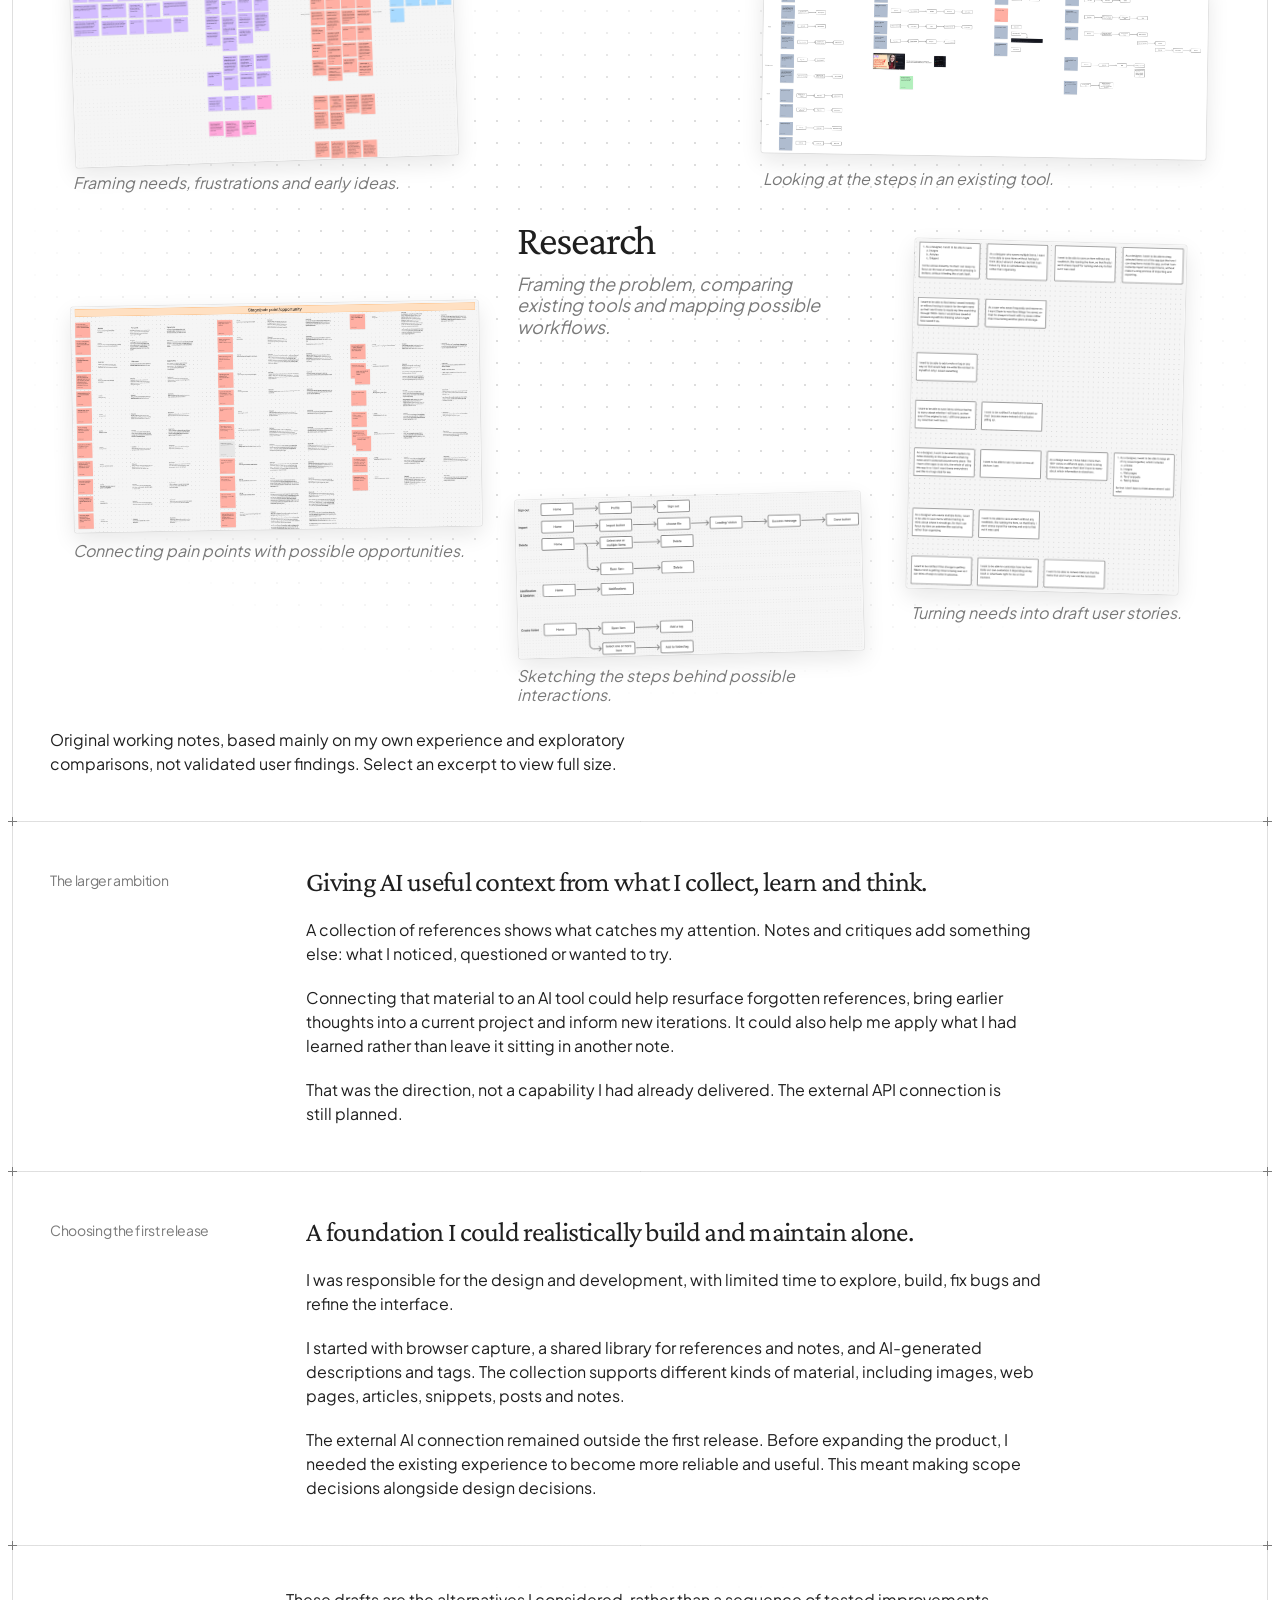
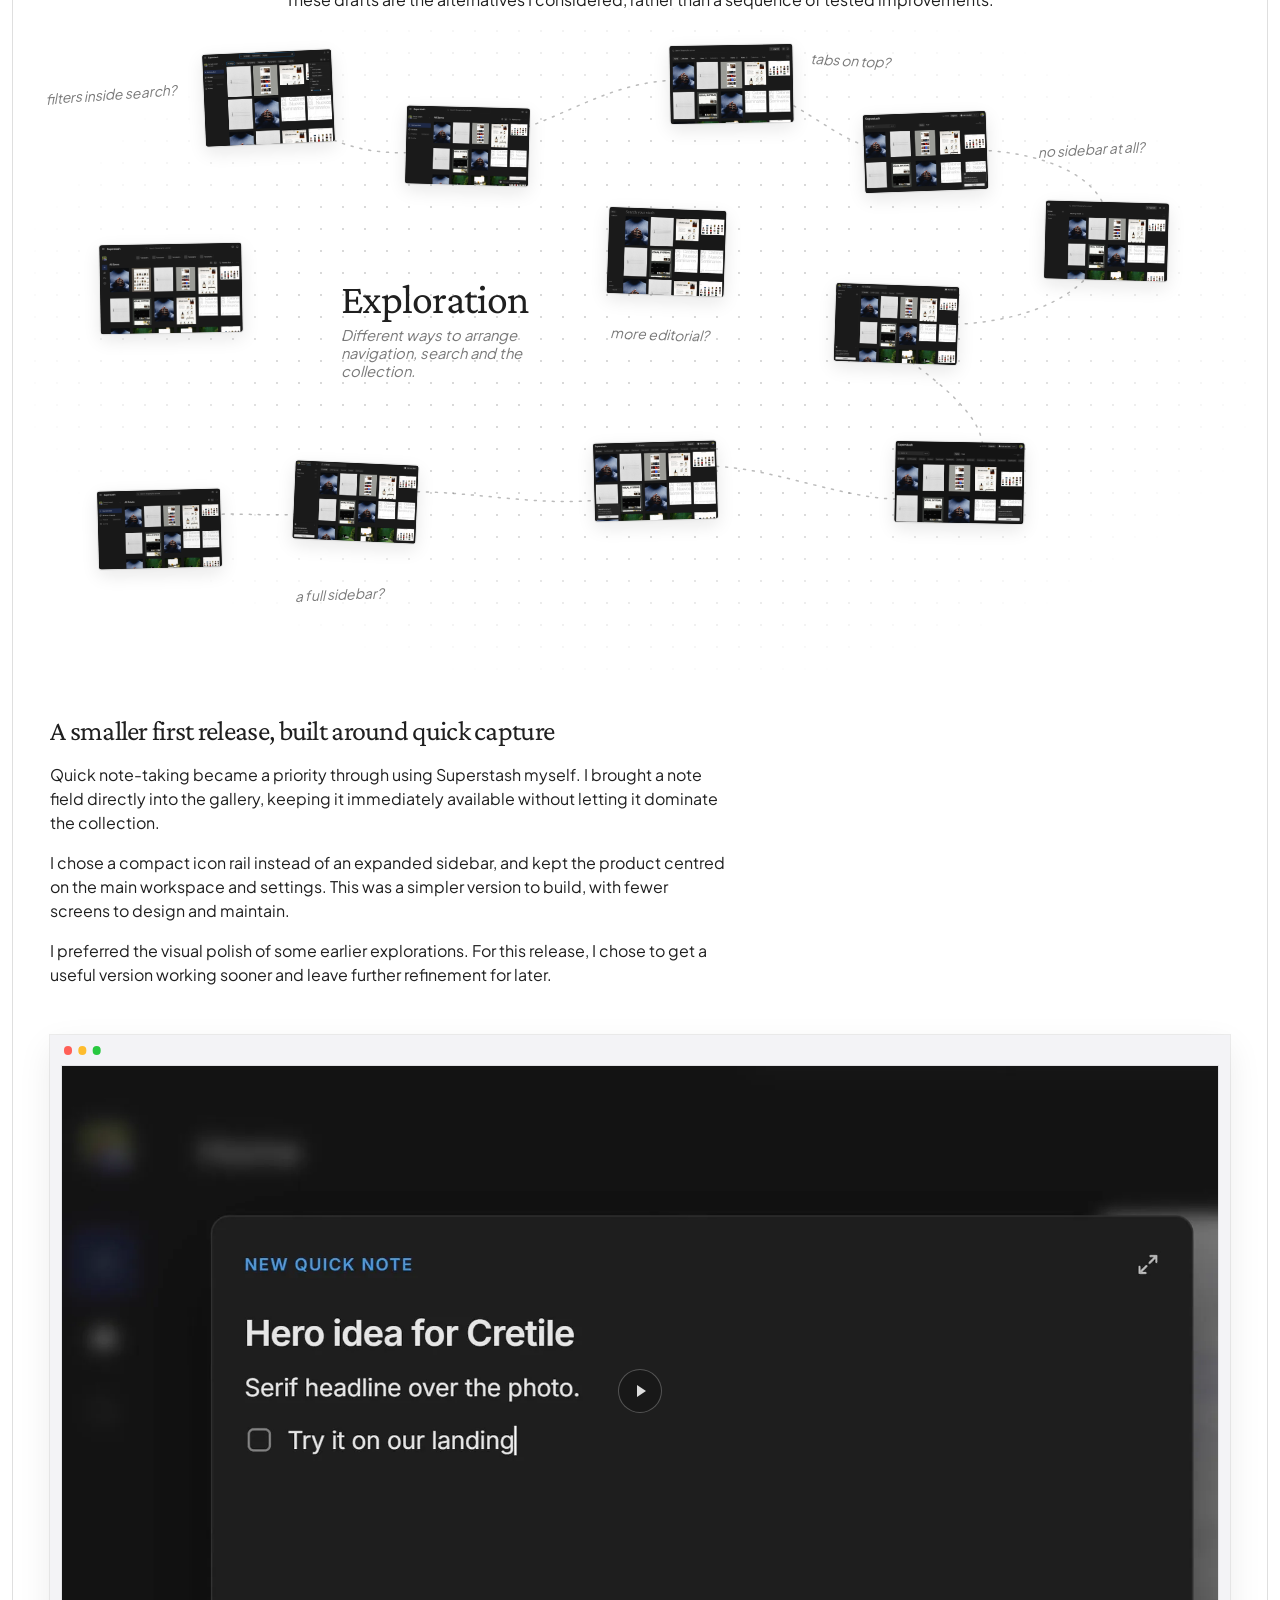
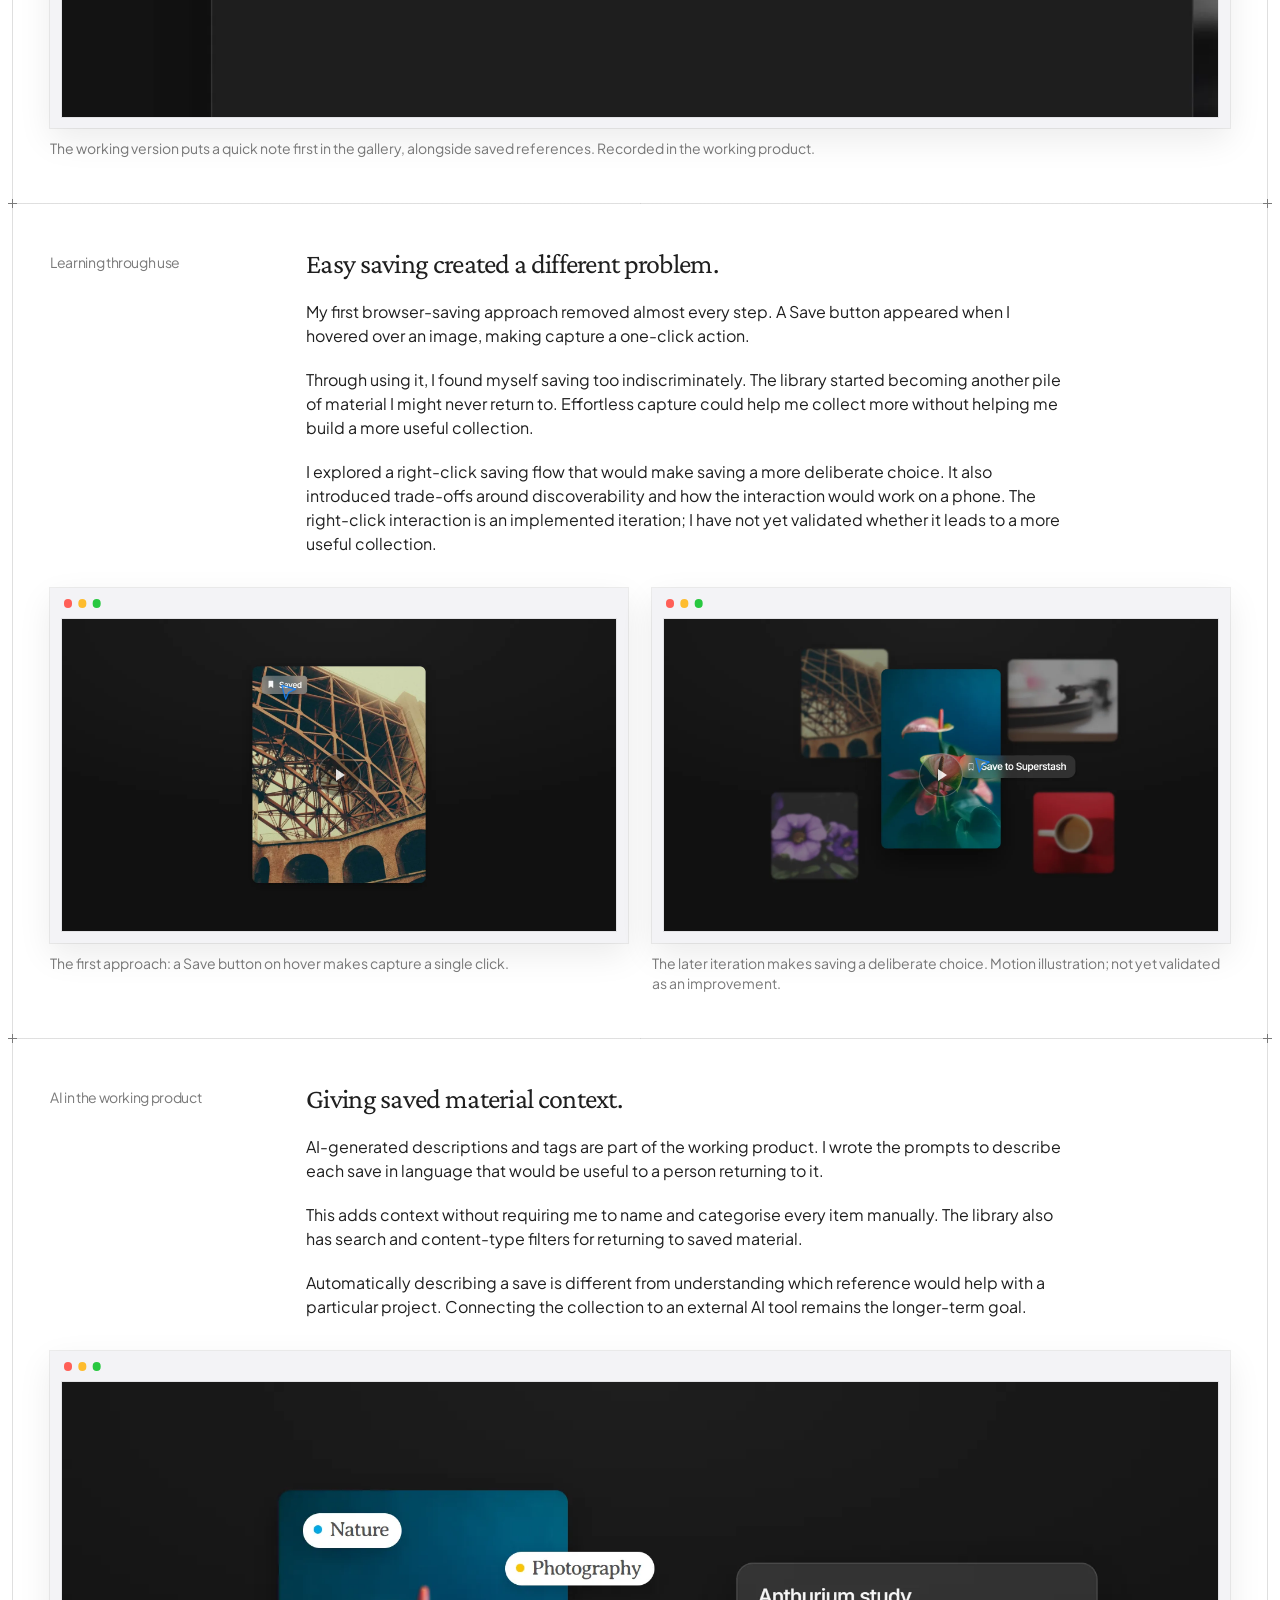
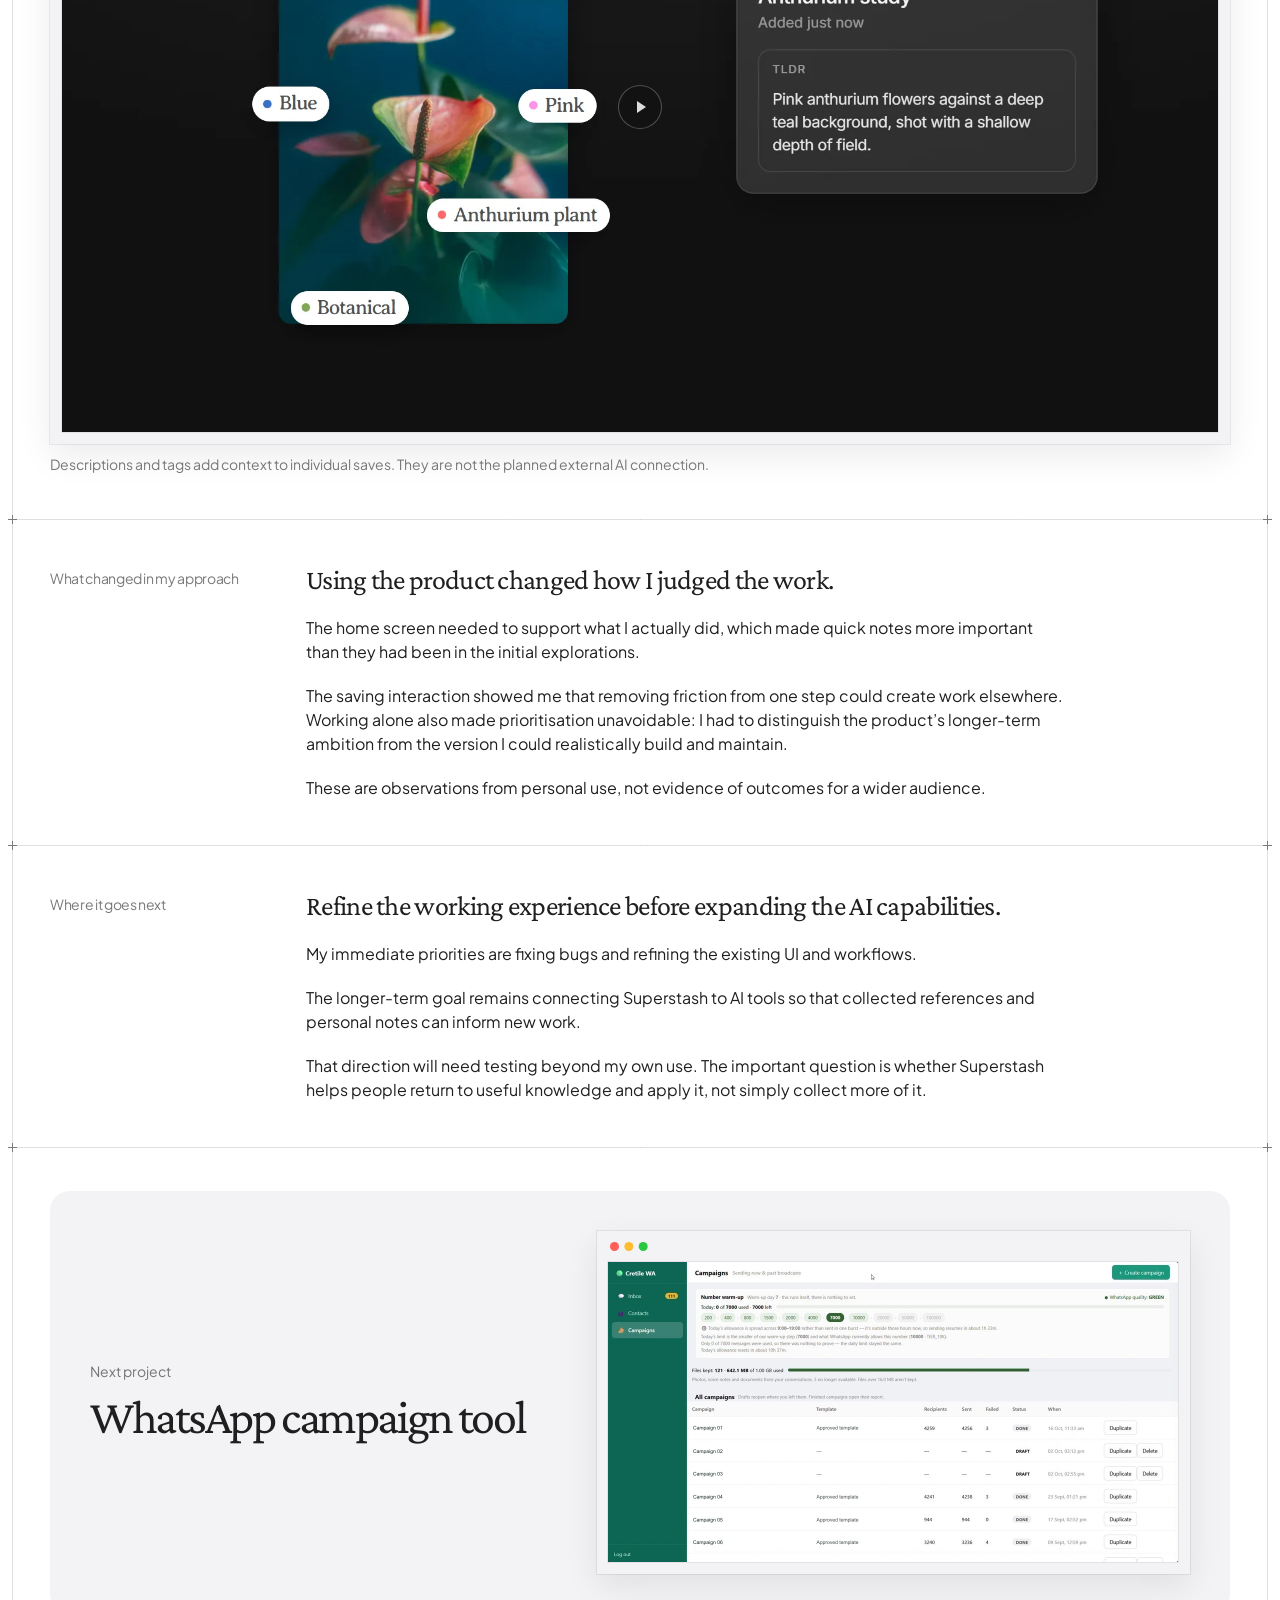
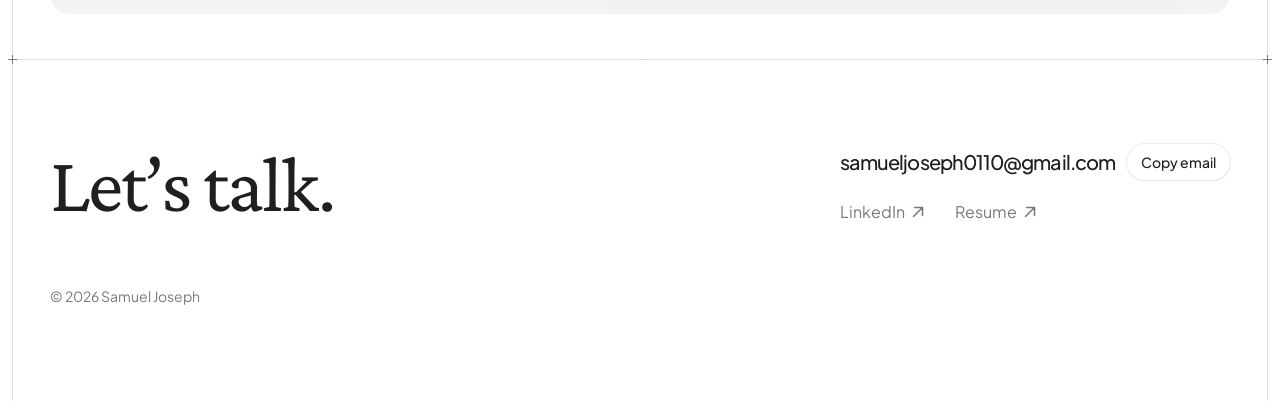
<file: superstash.html>
<!DOCTYPE html>
<html lang="en">
<head>
<meta charset="utf-8">
<meta name="viewport" content="width=device-width, initial-scale=1">
<meta name="theme-color" content="#ffffff">
<script>
  // Theme before first paint: the visitor's saved choice, otherwise their system setting.
  (function () {
    var t;
    try { t = localStorage.getItem('theme'); } catch (e) {}
    if (t !== 'light' && t !== 'dark') t = matchMedia('(prefers-color-scheme: dark)').matches ? 'dark' : 'light';
    document.documentElement.setAttribute('data-theme', t);
    // Frame lines draw in as they scroll into view (styles.css, site.js), unless motion is reduced.
    if (!matchMedia('(prefers-reduced-motion: reduce)').matches) document.documentElement.classList.add('lines-anim');
    document.querySelector('meta[name="theme-color"]').content = t === 'dark' ? '#1a1a1a' : '#ffffff';
  })();
</script>
<title>Superstash · Samuel Joseph</title>
<meta name="description" content="How I designed and built Superstash, a creative library for collecting inspiration and finding it again.">
<link rel="icon" type="image/png" href="assets/favicon.png">
<link rel="apple-touch-icon" href="assets/apple-touch-icon.png">
<meta property="og:type" content="website">
<meta property="og:site_name" content="Samuel Joseph">
<meta property="og:title" content="Superstash · Samuel">
<meta property="og:description" content="How I designed and built Superstash, a creative library for collecting inspiration and finding it again.">
<meta property="og:url" content="https://jsamuel-vibe.github.io/portfolio/superstash.html">
<meta property="og:image" content="https://jsamuel-vibe.github.io/portfolio/assets/og-superstash.jpg">
<meta property="og:image:width" content="1200">
<meta property="og:image:height" content="630">
<meta name="twitter:card" content="summary_large_image">
<link rel="preload" href="assets/fonts/crimson-pro-latin-variable.woff2" as="font" type="font/woff2" crossorigin>
<link rel="stylesheet" href="styles.css?v=20261103-stickynav">
<link rel="stylesheet" href="cretile-overview.css?v=20261101-plus">
<link rel="stylesheet" href="superstash.css?v=20261101-plus">
<link rel="stylesheet" href="dark.css?v=20261103-stickynav">
</head>
<body class="case-study ss-overview ss-story" id="top">
<a class="wa-skip" href="#overview">Skip to content</a>
<main class="page">
  <div class="container">
    <header class="site-nav">
      <nav class="nav-crumbs" aria-label="Breadcrumb"><ol><li><a href="index.html">Home</a></li><li aria-current="page">Superstash</li></ol></nav>
      <div class="nav-actions">
        <a class="btn btn-primary" href="#contact">Get in touch</a>
        <button class="btn btn-secondary btn-round theme-toggle" type="button" data-theme-toggle aria-label="Switch to dark mode">
          <svg class="theme-icon" viewBox="0 0 24 24" aria-hidden="true">
            <mask id="theme-bite"><rect x="-4" y="-4" width="32" height="32" fill="#fff"/><circle class="bite" cx="30" cy="-6" r="7" fill="#000"/></mask>
            <circle class="core" cx="12" cy="12" r="5" fill="currentColor" mask="url(#theme-bite)"/>
            <g class="rays" fill="none" stroke="currentColor" stroke-width="2" stroke-linecap="round"><path d="M12 1.8v2M12 20.2v2M1.8 12h2M20.2 12h2M4.8 4.8l1.4 1.4M17.8 17.8l1.4 1.4M4.8 19.2l1.4-1.4M17.8 6.2l1.4-1.4"/></g>
          </svg>
        </button>
      </div>
    </header>

    <header class="project-intro case-project-opening" id="overview">
      <div class="project-intro-inner case-opening-inner">
        <figure class="media-figure">
          <div class="interface-stage"><div class="interface-viewport">
            <img class="media" src="assets/superstash-real-library.webp" width="1920" height="1080" alt="The working Superstash library with real saves: a quick-note field beside X posts, videos, web pages and images" fetchpriority="high">
          </div></div>
        </figure>
        <div class="case-opening-grid">
          <div class="case-intro-copy">
            <div class="case-title-block">
              <h1 class="t-display">Superstash: a personal knowledge library for designers</h1>
              <p class="t-body">I designed and built a place to collect references and notes, with a longer-term goal: giving AI tools useful context from what I save, learn and think.</p>
              <a class="ss-website-link" href="https://stash-extension.samueljoseph0110.workers.dev/landing/" target="_blank" rel="noopener">Visit Superstash website</a>
            </div>
            <dl class="case-project-details">
              <div><dt>Role</dt><dd>Designer and builder</dd></div>
              <div><dt>Scope</dt><dd>Visual identity, UX/UI and development</dd></div>
              <div><dt>Type</dt><dd>Personal project</dd></div>
              <div><dt>Timeline</dt><dd>Since August 2026</dd></div>
              <div><dt>Status</dt><dd>Working product, used personally</dd></div>
            </dl>
            <div class="case-summary">
              <h2 class="t-h16">Long story short</h2>
              <div class="case-summary-copy">
                <p class="t-body">My references and thoughts were scattered across different apps. I kept collecting things to learn from, but often struggled to bring that knowledge back into the work I was doing.</p>
                <p class="t-body">I wanted Superstash to connect that collection with AI tools, helping resurface forgotten references and inform new ideas. Working solo, I started with the foundation: browser capture, a shared library for saves and notes, and AI-generated descriptions and tags.</p>
                <p class="t-body">Using it myself made quick note-taking a priority. I chose a simpler interface that I could build sooner, with a note field directly in the gallery and compact navigation.</p>
                <p class="t-body">The API connection remains planned. My immediate focus is fixing bugs and refining the existing UI and workflows before expanding the AI capabilities.</p>
              </div>
            </div>
          </div>
        </div>
      </div>
    </header>


    <section class="sec wa-overview-section" id="preview" aria-labelledby="preview-title">
      <div class="wa-section-head"><h2 class="t-h24" id="preview-title">Take a look inside Superstash.</h2><p class="t-body">The working library, browser capture, quick notes and AI-generated descriptions. Choose a view or open a screenshot full screen.</p></div>
      <div class="wa-preview-gallery ss-preview" data-product-preview data-auto-advance data-tab-captions>
        <div class="wa-preview-tabs" role="tablist" aria-label="Superstash screens and recordings">
          <button type="button" role="tab" id="ss-tab-library" aria-controls="ss-preview-library" aria-selected="true" tabindex="0">Library</button>
          <button type="button" role="tab" id="ss-tab-capture" aria-controls="ss-preview-capture" aria-selected="false" tabindex="-1">Browser capture</button>
          <button type="button" role="tab" id="ss-tab-notes" aria-controls="ss-preview-notes" aria-selected="false" tabindex="-1">Quick notes</button>
          <button type="button" role="tab" id="ss-tab-context" aria-controls="ss-preview-context" aria-selected="false" tabindex="-1">AI context</button>
          <button type="button" role="tab" id="ss-tab-finding" aria-controls="ss-preview-finding" aria-selected="false" tabindex="-1">Finding references</button>
        </div>
        <figure class="wa-preview-panel media-figure" role="tabpanel" id="ss-preview-library" aria-labelledby="ss-tab-library" tabindex="0"><div class="wa-preview-surface"><video class="media" src="assets/superstash-real-library.mp4" poster="assets/superstash-real-library.webp" width="1920" height="1080" controls muted loop playsinline preload="metadata" aria-label="Scrolling the working Superstash library"></video></div><figcaption class="media-caption">Saved references and quick notes share the same workspace.</figcaption></figure>
        <figure class="wa-preview-panel media-figure" role="tabpanel" id="ss-preview-capture" aria-labelledby="ss-tab-capture" tabindex="0"><div class="wa-preview-surface"><video class="media" src="assets/superstash-motion-tap-save.mp4" poster="assets/superstash-motion-tap-save.webp" width="1920" height="1080" controls muted loop playsinline preload="metadata" aria-label="Tapping a picture, choosing Save to Superstash, and the picture going into Superstash"></video></div><figcaption class="media-caption">Tap a picture, choose Save to Superstash, and it goes straight into the library.</figcaption>
        </figure>
        <figure class="wa-preview-panel media-figure" role="tabpanel" id="ss-preview-notes" aria-labelledby="ss-tab-notes" tabindex="0"><div class="wa-preview-surface"><video class="media" src="assets/superstash-real-notes.mp4" poster="assets/superstash-real-notes.webp" width="1920" height="1080" controls muted loop playsinline preload="metadata" aria-label="Writing a quick note in the working Superstash app; it saves when closed"></video></div><figcaption class="media-caption">Quick notes make room for the thinking that accompanies a reference.</figcaption>
        </figure>
        <figure class="wa-preview-panel media-figure" role="tabpanel" id="ss-preview-context" aria-labelledby="ss-tab-context" tabindex="0"><div class="wa-preview-surface"><video class="media" src="assets/superstash-motion-ai.mp4" poster="assets/superstash-motion-ai.webp" width="1920" height="1080" controls muted loop playsinline preload="metadata" aria-label="A saved photo being analysed: tags appear on it and a short description is written"></video></div><figcaption class="media-caption">AI adds a description and tags to a save. The connection to external AI tools is still planned.</figcaption></figure>
        <figure class="wa-preview-panel media-figure" role="tabpanel" id="ss-preview-finding" aria-labelledby="ss-tab-finding" tabindex="0"><div class="wa-preview-surface"><video class="media" src="assets/superstash-real-search.mp4" poster="assets/superstash-real-search.webp" width="1920" height="1080" controls muted loop playsinline preload="metadata" aria-label="Searching the working library for poster, then blue; each cue becomes a filter"></video></div><figcaption class="media-caption">Search by what you remember. Each cue becomes a filter that narrows the library.</figcaption>
        </figure>
      </div>
    </section>
<section class="wa-story-section sec" id="why"><h2 class="wa-story-label">The starting problem</h2><div class="wa-story-content"><div class="wa-story-copy"><h3 class="t-h24">The collection kept growing. Its usefulness didn’t.</h3><p class="t-body">My design work and learning happened across the same collection of tools. I saved interface references, screenshots, articles, writing inspiration and ideas for things I wanted to build.</p><p class="t-body">Some went into Pinterest. Others ended up in Notion, downloads, screenshots or chat apps. My own thoughts were scattered too, often separated from the reference that prompted them.</p><p class="t-body">When I needed something for a project, I had to remember both what I had saved and where I had put it. Sometimes I returned to studying something I had already encountered because I couldn’t bring the earlier material back into my work. I wanted a way to make that collection useful again.</p></div></div></section>

<section class="wa-story-section sec" id="audience"><h2 class="wa-story-label">Who I designed for</h2><div class="wa-story-content"><div class="wa-story-copy"><h3 class="t-h24">A designer collecting references and recording his own thinking.</h3><p class="t-body">I developed a working persona, Joselu, based mainly on my own experience and supported by exploratory research. He moves between professional design work, learning and personal projects.</p><p class="t-body">He collects visual references, but also saves critiques, writing, app ideas and notes about what he is learning. His problem is not a lack of material. It is the effort of maintaining that material and finding the relevant part when he needs it.</p><p class="t-body">That profile brought two needs together: collecting references and recording personal thinking. It was a starting point for the design, not an interview-validated picture of a wider audience.</p></div></div></section>

<section class="sec ss-research" id="research" aria-labelledby="research-title">
  <div class="ss-research-board">
    <div class="ss-research-heading">
      <h2 id="research-title">Research</h2>
      <p>Framing the problem, comparing existing tools and mapping possible workflows.</p>
    </div>
    <figure class="ss-research-card ss-research-framing">
      <button class="zoomable" type="button" data-lightbox="research" data-caption="Original notes on wants, ideas, frustrations and existing tools. These are exploratory working notes, not validated findings." aria-label="Open research full size: wants, ideas and frustrations">
        <img class="media" src="assets/superstash-research-framing.png" width="1544" height="762" alt="Original FigJam notes grouped into wants, ideas, problems and existing tools" loading="lazy">
      </button>
      <figcaption>Framing needs, frustrations and early ideas.</figcaption>
    </figure>
    <figure class="ss-research-card ss-research-journey">
      <button class="zoomable" type="button" data-lightbox="research" data-caption="An exploratory map of mymind workflows, including capture, organising, retrieval and managing saves. Recorded during the original research." aria-label="Open research full size: competitor journey">
        <img class="media" src="assets/superstash-research-competitor-journey.png" width="1730" height="688" alt="Original competitor journey mapping mymind capture, organising, searching and save-management steps" loading="lazy">
      </button>
      <figcaption>Looking at the steps in an existing tool.</figcaption>
    </figure>
    <figure class="ss-research-card ss-research-opportunities">
      <button class="zoomable" type="button" data-lightbox="research" data-caption="Original stage, pain-point and opportunity map. These notes frame possibilities for the product; they are not evidence that every idea was built or tested." aria-label="Open research full size: pain points and opportunities">
        <img class="media" src="assets/superstash-research-opportunities.png" width="1384" height="766" alt="Original notes relating stages of collecting and using material to pain points and possible opportunities" loading="lazy">
      </button>
      <figcaption>Connecting pain points with possible opportunities.</figcaption>
    </figure>
    <figure class="ss-research-card ss-research-stories">
      <button class="zoomable" type="button" data-lightbox="research" data-caption="Draft user stories from the original board, covering capture, retrieval, personal notes and keeping different kinds of material together. These are design hypotheses, not interview quotes." aria-label="Open research full size: draft user stories">
        <img class="media" src="assets/superstash-research-user-stories.png" width="548" height="706" alt="Draft user stories about saving quickly, finding forgotten material, adding notes and accessing a shared collection" loading="lazy">
      </button>
      <figcaption>Turning needs into draft user stories.</figcaption>
    </figure>
    <figure class="ss-research-card ss-research-flows">
      <button class="zoomable" type="button" data-lightbox="research" data-caption="Early task-flow sketches for sign-out, import, deletion, notifications and organisation. These show explored interactions, not the current product's feature list." aria-label="Open research full size: early task flows">
        <img class="media" src="assets/superstash-research-task-flows.png" width="1540" height="706" alt="Early task flows showing entry points and steps for sign-out, import, deletion, notifications and organisation" loading="lazy">
      </button>
      <figcaption>Sketching the steps behind possible interactions.</figcaption>
    </figure>
  </div>
  <p class="ss-research-context t-body">Original working notes, based mainly on my own experience and exploratory comparisons, not validated user findings. Select an excerpt to view full size.</p>
</section>

<section class="wa-story-section sec" id="direction"><h2 class="wa-story-label">The larger ambition</h2><div class="wa-story-content"><div class="wa-story-copy"><h3 class="t-h24">Giving AI useful context from what I collect, learn and think.</h3><p class="t-body">A collection of references shows what catches my attention. Notes and critiques add something else: what I noticed, questioned or wanted to try.</p><p class="t-body">Connecting that material to an AI tool could help resurface forgotten references, bring earlier thoughts into a current project and inform new iterations. It could also help me apply what I had learned rather than leave it sitting in another note.</p><p class="t-body">That was the direction, not a capability I had already delivered. The external API connection is still planned.</p></div></div></section>

<section class="wa-story-section sec" id="scope"><h2 class="wa-story-label">Choosing the first release</h2><div class="wa-story-content"><div class="wa-story-copy"><h3 class="t-h24">A foundation I could realistically build and maintain alone.</h3><p class="t-body">I was responsible for the design and development, with limited time to explore, build, fix bugs and refine the interface.</p><p class="t-body">I started with browser capture, a shared library for references and notes, and AI-generated descriptions and tags. The collection supports different kinds of material, including images, web pages, articles, snippets, posts and notes.</p><p class="t-body">The external AI connection remained outside the first release. Before expanding the product, I needed the existing experience to become more reliable and useful. This meant making scope decisions alongside design decisions.</p></div></div></section>

    <section class="sec ss-exploration" id="home-exploration" aria-labelledby="home-exploration-title">
      <div class="ss-exploration-board">
        <p class="ss-ex-lede">These drafts are the alternatives I considered, rather than a sequence of tested improvements.</p>
        <div class="ss-ex-title">
          <h2 id="home-exploration-title">Exploration</h2>
          <p>Different ways to arrange navigation, search and the collection.</p>
        </div>
        <svg class="ss-ex-trail" viewBox="0 0 100 100" preserveAspectRatio="none" aria-hidden="true" focusable="false"><path vector-effect="non-scaling-stroke" d="M19.5 16C25.6 24 29.3 25 36 22.6C45.2 19 47.6 11 57.4 13.6C64.7 16 65.9 25 73.2 23.6C81.8 22 89.1 27 87.9 36.6C86.6 46 79.3 50 70.8 48.6C62.2 47 84.2 62 75.9 72C69.6 80 57.4 64 51.3 71.6C45.2 79 33 70 26.9 74.6C20.8 79 15.9 74 11 78.6"/></svg>
        <p class="ss-ex-note ss-ex-note-a" aria-hidden="true">filters inside search?</p>
        <p class="ss-ex-note ss-ex-note-c" aria-hidden="true">tabs on top?</p>
        <p class="ss-ex-note ss-ex-note-e" aria-hidden="true">no sidebar at all?</p>
        <p class="ss-ex-note ss-ex-note-d" aria-hidden="true">more editorial?</p>
        <p class="ss-ex-note ss-ex-note-i" aria-hidden="true">a full sidebar?</p>
        <button class="zoomable ss-ex ss-ex-a" type="button" data-lightbox="home-explorations" data-caption="Exploration: Search with tag chips, and sorting and grid size tucked into a menu." aria-label="Open exploration full screen: Superstash draft with search chips, tag filters and an open menu for sorting and grid size">
          <img class="media" src="assets/superstash-explore-search-menu.webp" width="1600" height="1133" alt="Superstash draft with search chips, tag filters and an open menu for sorting and grid size" loading="lazy">
        </button>
        <button class="zoomable ss-ex ss-ex-b" type="button" data-lightbox="home-explorations" data-caption="Exploration: A labelled sidebar with an All Saves heading and a sort control." aria-label="Open exploration full screen: Superstash draft with a labelled sidebar, an All Saves heading and a Newest first sort control">
          <img class="media" src="assets/superstash-explore-sidebar-sort.webp" width="1600" height="1007" alt="Superstash draft with a labelled sidebar, an All Saves heading and a Newest first sort control" loading="lazy">
        </button>
        <button class="zoomable ss-ex ss-ex-c" type="button" data-lightbox="home-explorations" data-caption="Exploration: Several ways to put Home, Collections and Trash across the top." aria-label="Open exploration full screen: Superstash draft comparing several tab styles for Home, Collections and Trash above the gallery">
          <img class="media" src="assets/superstash-explore-top-tabs.webp" width="1600" height="1007" alt="Superstash draft comparing several tab styles for Home, Collections and Trash above the gallery" loading="lazy">
        </button>
        <button class="zoomable ss-ex ss-ex-d" type="button" data-lightbox="home-explorations" data-caption="Exploration: A large serif search heading with a minimal sidebar." aria-label="Open exploration full screen: Superstash draft with a large Search your stash heading, serif text and a minimal sidebar">
          <img class="media" src="assets/superstash-explore-editorial.webp" width="1600" height="1178" alt="Superstash draft with a large Search your stash heading, serif text and a minimal sidebar" loading="lazy">
        </button>
        <button class="zoomable ss-ex ss-ex-e" type="button" data-lightbox="home-explorations" data-caption="Exploration: No sidebar: usage, Upgrade and Add new item in the header." aria-label="Open exploration full screen: Superstash draft with no sidebar, a storage counter, Upgrade and Add new item in the header, and Home and Trash tabs">
          <img class="media" src="assets/superstash-explore-header-usage.webp" width="1600" height="1007" alt="Superstash draft with no sidebar, a storage counter, Upgrade and Add new item in the header, and Home and Trash tabs" loading="lazy">
        </button>
        <button class="zoomable ss-ex ss-ex-f" type="button" data-lightbox="home-explorations" data-caption="Exploration: A slim text sidebar with item counts and a Recently added heading." aria-label="Open exploration full screen: Superstash draft with a logo, a slim text sidebar with counts and a Recently added heading">
          <img class="media" src="assets/superstash-explore-logo-sidebar.webp" width="1600" height="1007" alt="Superstash draft with a logo, a slim text sidebar with counts and a Recently added heading" loading="lazy">
        </button>
        <button class="zoomable ss-ex ss-ex-g" type="button" data-lightbox="home-explorations" data-caption="Exploration: A compact icon rail with tag shortcuts above the gallery." aria-label="Open exploration full screen: Superstash draft with a compact icon rail, tag shortcuts and a Newest first sort control">
          <img class="media" src="assets/superstash-explore-icon-rail.webp" width="1600" height="1007" alt="Superstash draft with a compact icon rail, tag shortcuts and a Newest first sort control" loading="lazy">
        </button>
        <button class="zoomable ss-ex ss-ex-h" type="button" data-lightbox="home-explorations" data-caption="Exploration: The labelled sidebar, with an active search that can be cleared." aria-label="Open exploration full screen: Superstash draft with a labelled sidebar and an active search field with a clear button">
          <img class="media" src="assets/superstash-explore-sidebar-clear.webp" width="1600" height="1007" alt="Superstash draft with a labelled sidebar and an active search field with a clear button" loading="lazy">
        </button>
        <button class="zoomable ss-ex ss-ex-i" type="button" data-lightbox="home-explorations" data-caption="Exploration: A full-height sidebar with counts, search and tag filters." aria-label="Open exploration full screen: Superstash draft with a full-height sidebar showing counts, search and tag filters">
          <img class="media" src="assets/superstash-explore-sidebar-tags.webp" width="1600" height="1007" alt="Superstash draft with a full-height sidebar showing counts, search and tag filters" loading="lazy">
        </button>
        <button class="zoomable ss-ex ss-ex-j" type="button" data-lightbox="home-explorations" data-caption="Exploration: A header layout with a long row of tag filters." aria-label="Open exploration full screen: Superstash draft with search and Add new item in the header and a long row of tag filters">
          <img class="media" src="assets/superstash-explore-header-tags.webp" width="1600" height="1007" alt="Superstash draft with search and Add new item in the header and a long row of tag filters" loading="lazy">
        </button>
        <button class="zoomable ss-ex ss-ex-k" type="button" data-lightbox="home-explorations" data-caption="Exploration: The sidebar with Collections promoted to a heading." aria-label="Open exploration full screen: Superstash draft with Collections as a sidebar heading above Home and Trash">
          <img class="media" src="assets/superstash-explore-sidebar-collections.webp" width="1600" height="1007" alt="Superstash draft with Collections as a sidebar heading above Home and Trash" loading="lazy">
        </button>
        <button class="zoomable ss-ex ss-ex-l" type="button" data-lightbox="home-explorations" data-caption="Exploration: The header layout with tag filters under search." aria-label="Open exploration full screen: Superstash draft with a header, Home and Trash tabs, a grid-size slider and tag filters">
          <img class="media" src="assets/superstash-explore-header-usage-tags.webp" width="1600" height="1007" alt="Superstash draft with a header, Home and Trash tabs, a grid-size slider and tag filters" loading="lazy">
        </button>
      </div>
      <div class="ss-home-decision">
        <h3 class="t-h24">A smaller first release, built around quick capture</h3>
        <p class="t-body">Quick note-taking became a priority through using Superstash myself. I brought a note field directly into the gallery, keeping it immediately available without letting it dominate the collection.</p>
        <p class="t-body">I chose a compact icon rail instead of an expanded sidebar, and kept the product centred on the main workspace and settings. This was a simpler version to build, with fewer screens to design and maintain.</p>
        <p class="t-body">I preferred the visual polish of some earlier explorations. For this release, I chose to get a useful version working sooner and leave further refinement for later.</p>
      </div>
      <figure class="media-figure ss-home-final">
        <div class="interface-stage"><div class="interface-viewport"><video class="media" src="assets/superstash-real-notes.mp4" poster="assets/superstash-real-notes.webp" width="1920" height="1080" controls muted loop playsinline preload="metadata" aria-label="Writing a quick note in the working Superstash app; it saves when closed"></video></div></div>
        <figcaption class="media-caption">The working version puts a quick note first in the gallery, alongside saved references. Recorded in the working product.</figcaption>
      </figure>
    </section>


<section class="wa-story-section sec" id="capture"><h2 class="wa-story-label">Learning through use</h2><div class="wa-story-content"><div class="wa-story-copy" id="more-decisions"><h3 class="t-h24">Easy saving created a different problem.</h3><p class="t-body">My first browser-saving approach removed almost every step. A Save button appeared when I hovered over an image, making capture a one-click action.</p><p class="t-body">Through using it, I found myself saving too indiscriminately. The library started becoming another pile of material I might never return to. Effortless capture could help me collect more without helping me build a more useful collection.</p><p class="t-body">I explored a right-click saving flow that would make saving a more deliberate choice. It also introduced trade-offs around discoverability and how the interaction would work on a phone. The right-click interaction is an implemented iteration; I have not yet validated whether it leads to a more useful collection.</p></div><div class="wa-story-media-pair"><figure class="media-figure"><div class="interface-stage"><div class="interface-viewport"><video class="media" src="assets/superstash-motion-hover-save.mp4" poster="assets/superstash-motion-hover-save.webp" width="1920" height="1080" controls muted loop playsinline preload="metadata" aria-label="The earlier capture approach: hovering a picture shows a Save button, and one click saves it"></video></div></div><figcaption class="media-caption">The first approach: a Save button on hover makes capture a single click.</figcaption></figure><figure class="media-figure"><div class="interface-stage"><div class="interface-viewport"><video class="media" src="assets/superstash-motion-tap-save.mp4" poster="assets/superstash-motion-tap-save.webp" width="1920" height="1080" controls muted loop playsinline preload="metadata" aria-label="The more deliberate iteration: choosing Save to Superstash for one picture"></video></div></div><figcaption class="media-caption">The later iteration makes saving a deliberate choice. Motion illustration; not yet validated as an improvement.</figcaption></figure></div></div></section>

<section class="wa-story-section sec" id="ai-context"><h2 class="wa-story-label">AI in the working product</h2><div class="wa-story-content"><div class="wa-story-copy"><h3 class="t-h24">Giving saved material context.</h3><p class="t-body">AI-generated descriptions and tags are part of the working product. I wrote the prompts to describe each save in language that would be useful to a person returning to it.</p><p class="t-body">This adds context without requiring me to name and categorise every item manually. The library also has search and content-type filters for returning to saved material.</p><p class="t-body">Automatically describing a save is different from understanding which reference would help with a particular project. Connecting the collection to an external AI tool remains the longer-term goal.</p></div><figure class="media-figure wa-story-media"><div class="interface-stage"><div class="interface-viewport"><video class="media" src="assets/superstash-motion-ai.mp4" poster="assets/superstash-motion-ai.webp" width="1920" height="1080" controls muted loop playsinline preload="metadata" aria-label="A saved photo being analysed: tags appear on it and a short description is written"></video></div></div><figcaption class="media-caption">Descriptions and tags add context to individual saves. They are not the planned external AI connection.</figcaption></figure></div></section>

<section class="wa-story-section sec" id="reflection"><h2 class="wa-story-label">What changed in my approach</h2><div class="wa-story-content"><div class="wa-story-copy"><h3 class="t-h24">Using the product changed how I judged the work.</h3><p class="t-body">The home screen needed to support what I actually did, which made quick notes more important than they had been in the initial explorations.</p><p class="t-body">The saving interaction showed me that removing friction from one step could create work elsewhere. Working alone also made prioritisation unavoidable: I had to distinguish the product’s longer-term ambition from the version I could realistically build and maintain.</p><p class="t-body">These are observations from personal use, not evidence of outcomes for a wider audience.</p></div></div></section>

<section class="wa-story-section sec" id="next"><h2 class="wa-story-label">Where it goes next</h2><div class="wa-story-content"><div class="wa-story-copy"><h3 class="t-h24">Refine the working experience before expanding the AI capabilities.</h3><p class="t-body">My immediate priorities are fixing bugs and refining the existing UI and workflows.</p><p class="t-body">The longer-term goal remains connecting Superstash to AI tools so that collected references and personal notes can inform new work.</p><p class="t-body">That direction will need testing beyond my own use. The important question is whether Superstash helps people return to useful knowledge and apply it, not simply collect more of it.</p></div></div></section>
    <section class="sec">
      <a class="next-project" href="whatsapp-campaigns.html">
        <div class="next-text">
          <span class="t-small muted">Next project</span>
          <span class="t-display">WhatsApp campaign tool</span>
        </div>
        <div class="next-preview interface-stage"><div class="interface-viewport"><img src="assets/wa-workspace-redacted.webp" alt="" loading="lazy"></div></div>
      </a>
    </section>

    <footer class="contact sec" id="contact">
      <div class="rule"></div>
      <div class="contact-main">
        <div class="contact-head">
          <h2 class="contact-title">Let’s talk.</h2>
        </div>
        <div class="contact-actions">
          <div class="email-row">
            <a class="contact-email" href="mailto:samueljoseph0110@gmail.com">samueljoseph0110@gmail.com</a>
            <button class="btn btn-secondary btn-sm" type="button" data-copy="samueljoseph0110@gmail.com">Copy email</button>
          </div>
          <nav class="footer-links" aria-label="Elsewhere">
            <a href="https://www.linkedin.com/in/samuel-joseph8" target="_blank" rel="noopener">LinkedIn <svg class="ext-arrow" viewBox="0 0 16 16" aria-hidden="true"><path d="M4 12 12 4M5 4h7v7"/></svg></a>
            <a href="assets/Samuel-Joseph-Resume.pdf" target="_blank" rel="noopener">Resume <svg class="ext-arrow" viewBox="0 0 16 16" aria-hidden="true"><path d="M4 12 12 4M5 4h7v7"/></svg></a>
          </nav>
        </div>
      </div>
      <p class="t-small muted contact-note">© 2026 Samuel Joseph</p>
    </footer>

  </div>
</main>
<script src="cretile-overview.js?v=20261031-onepage"></script>
<script src="site.js?v=20261103-system"></script>
</body>
</html>
</file>
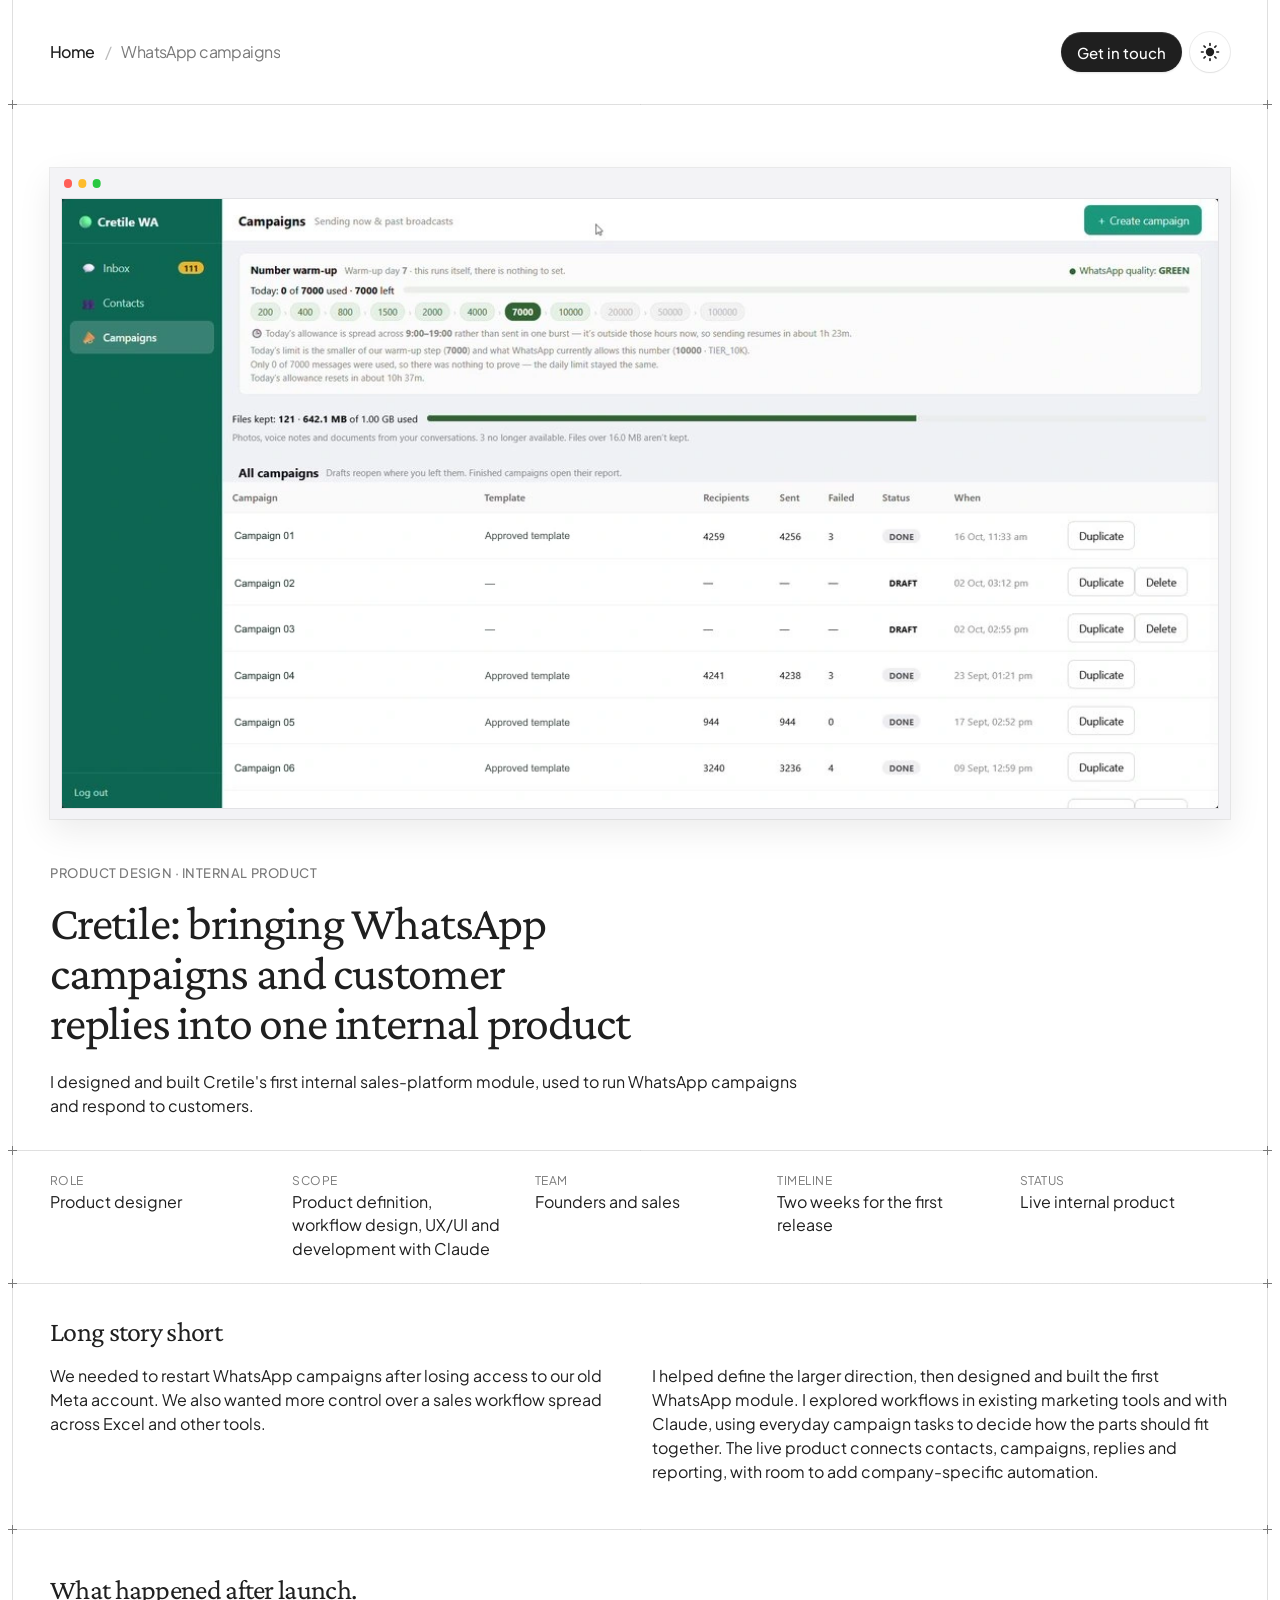
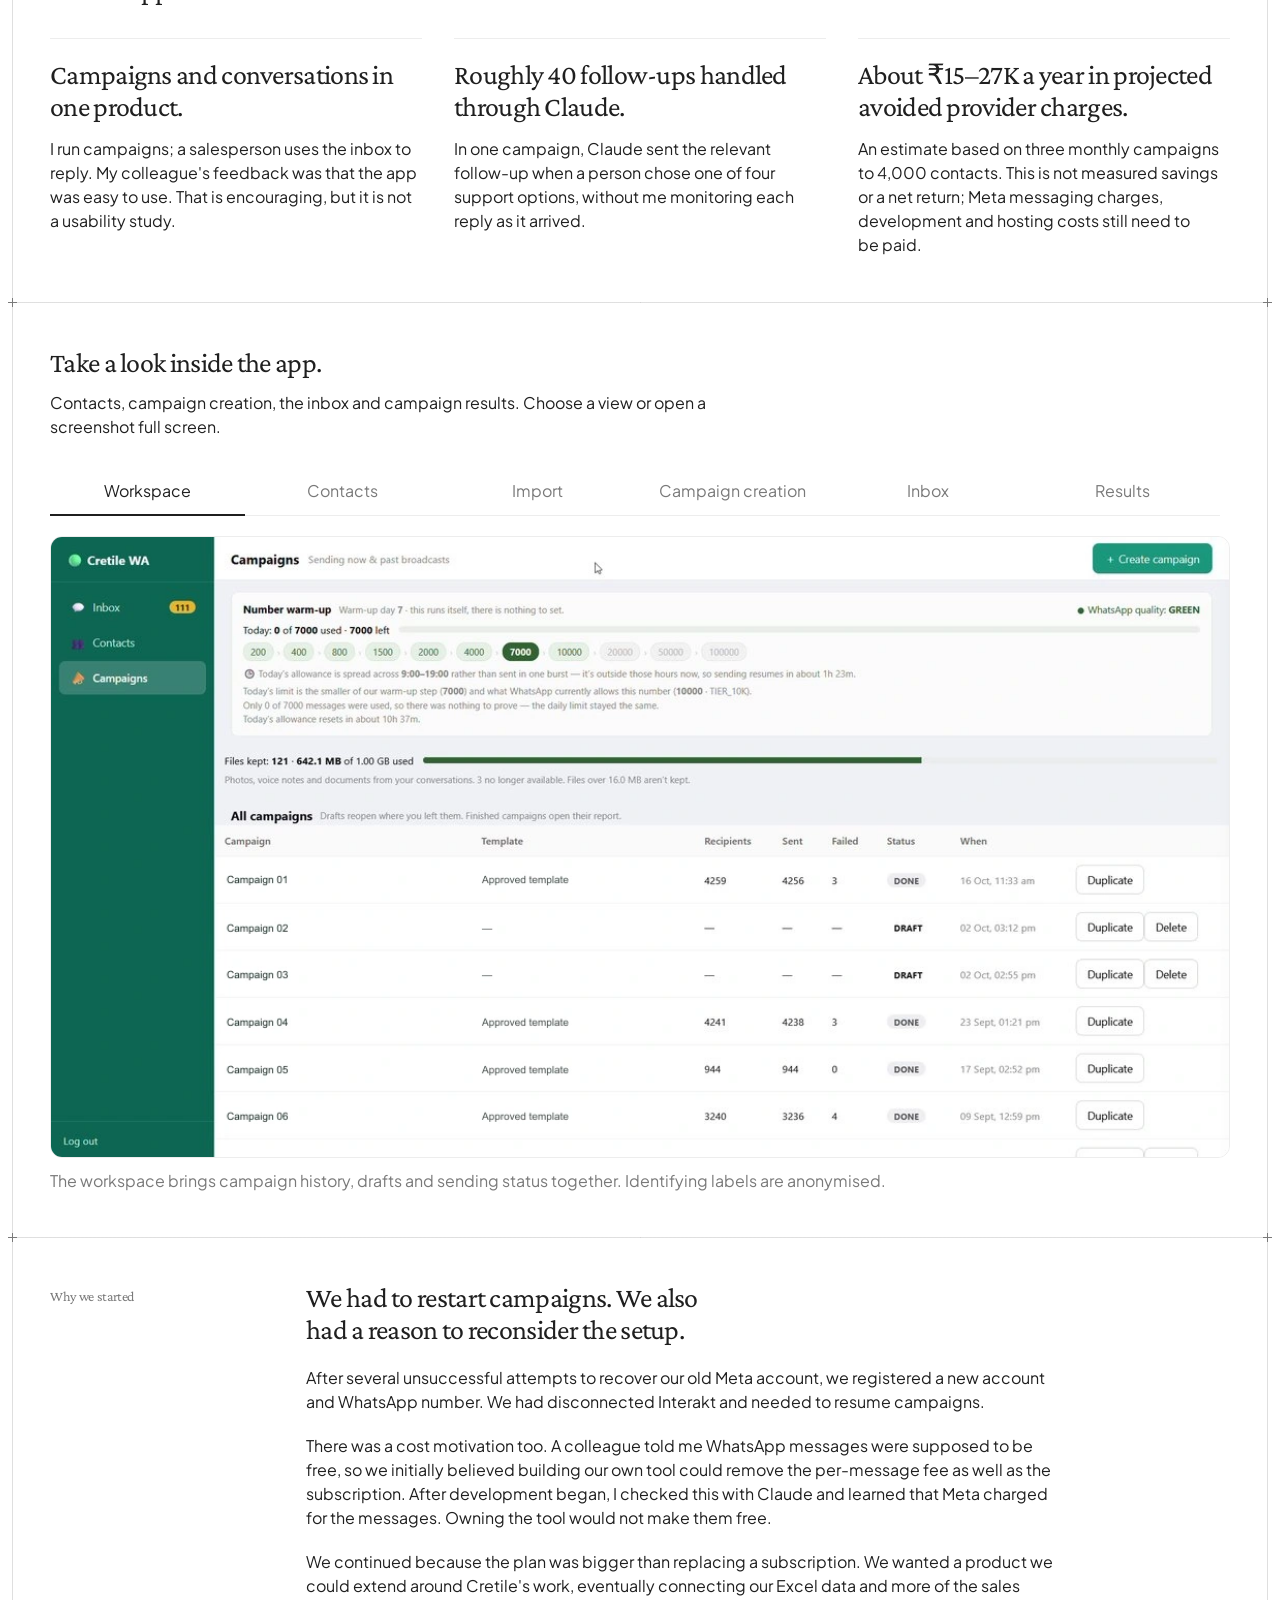
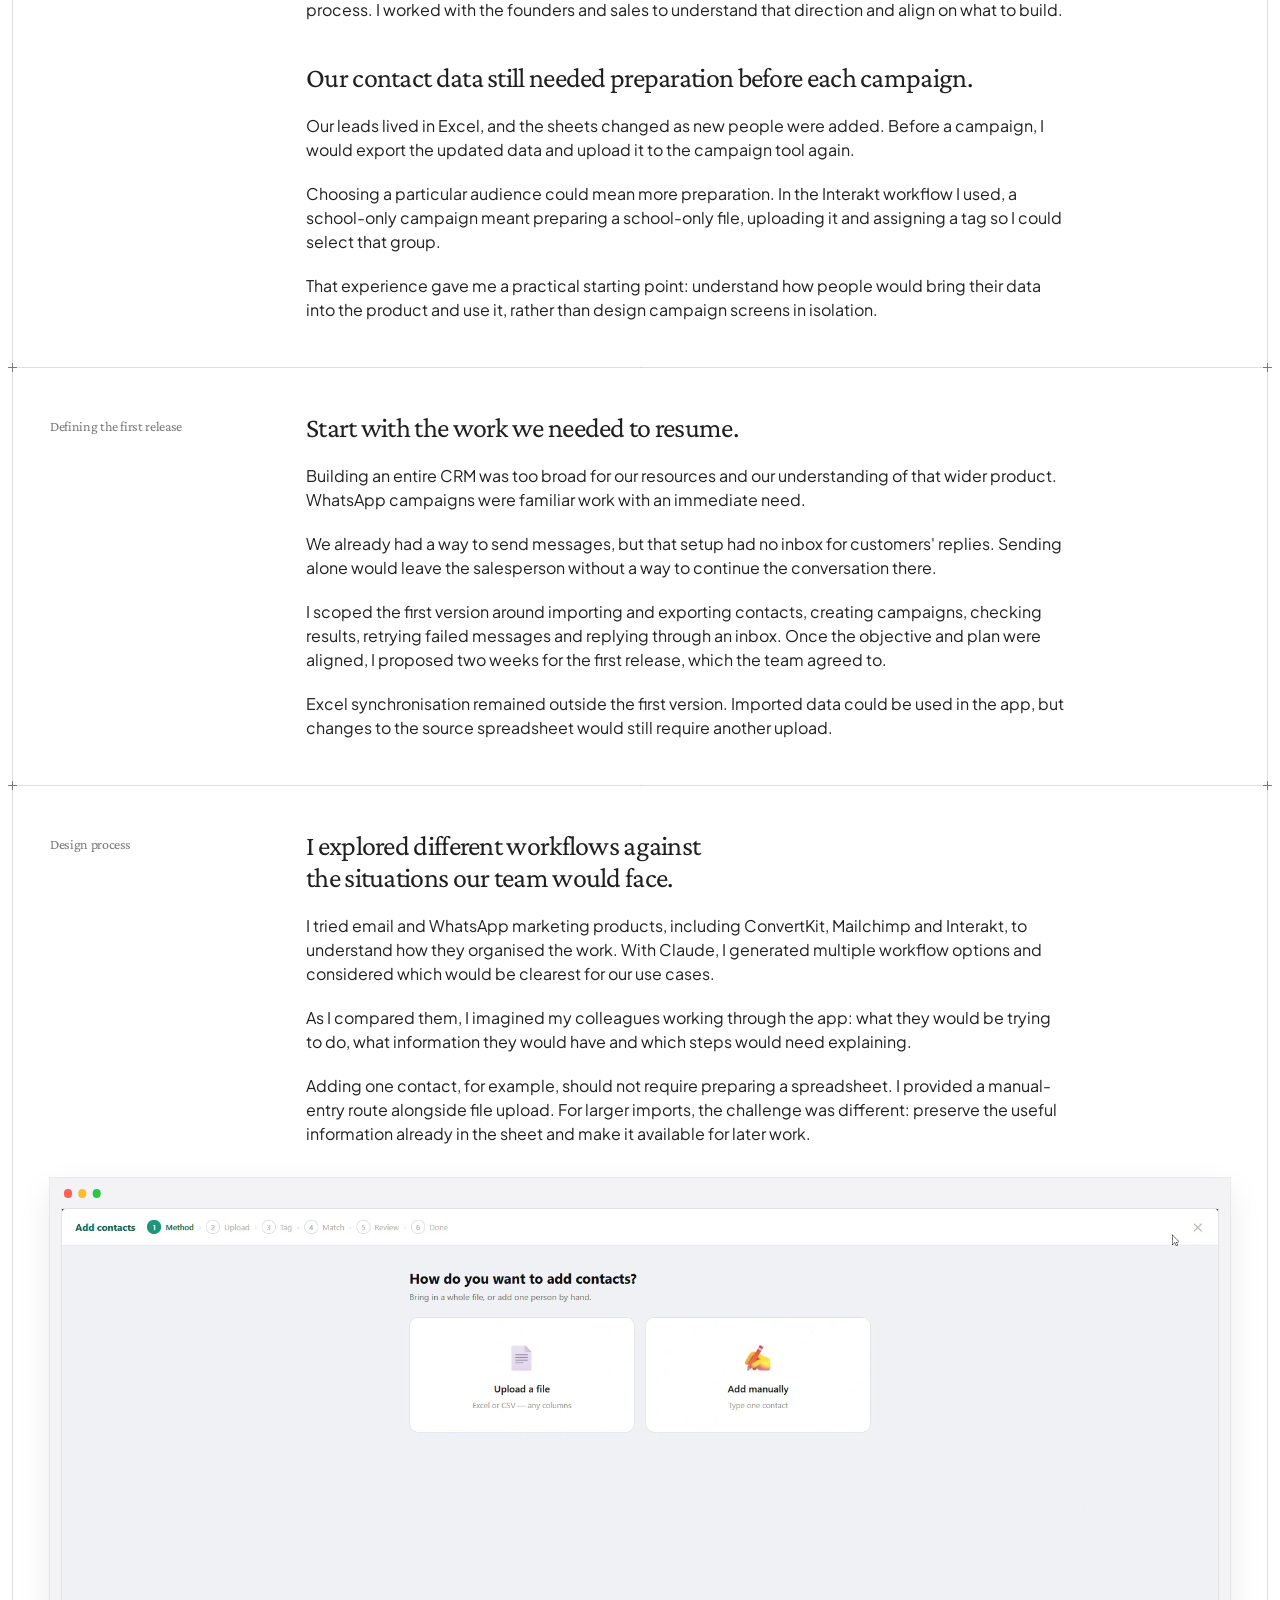
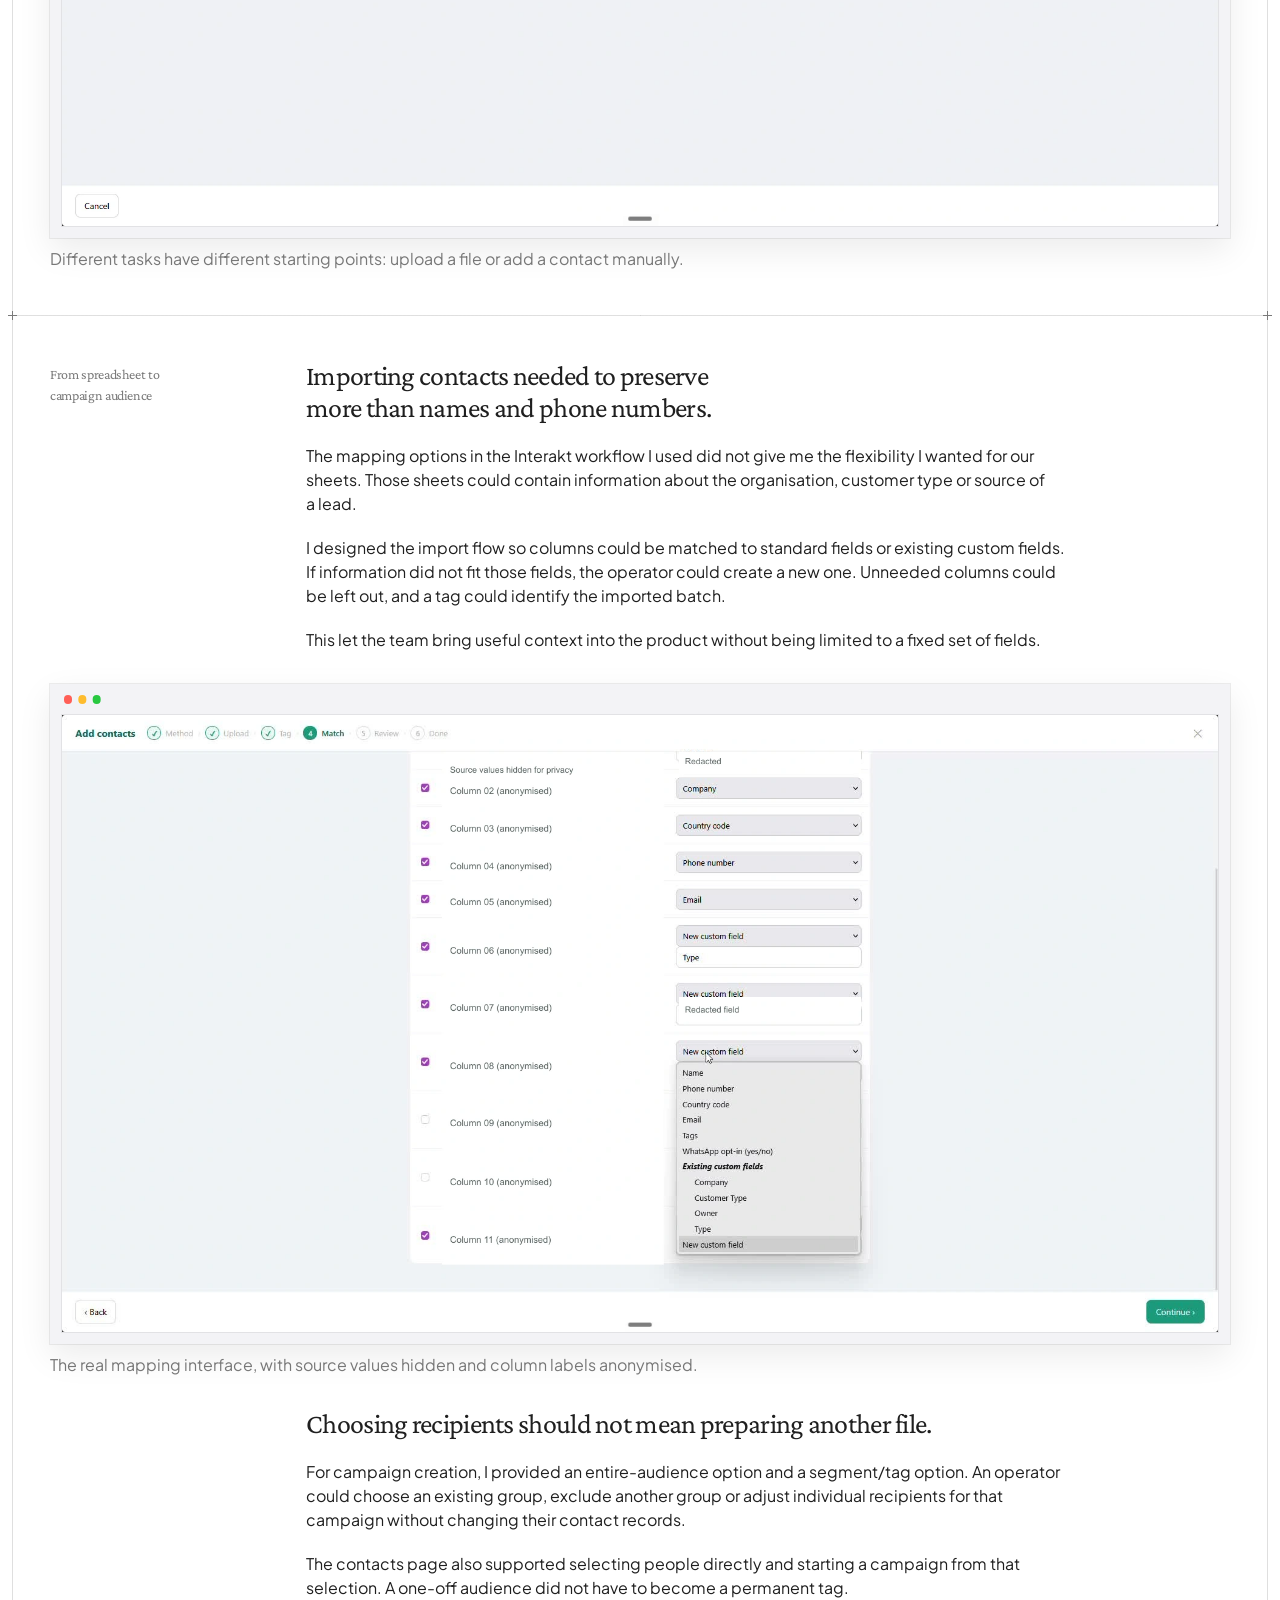
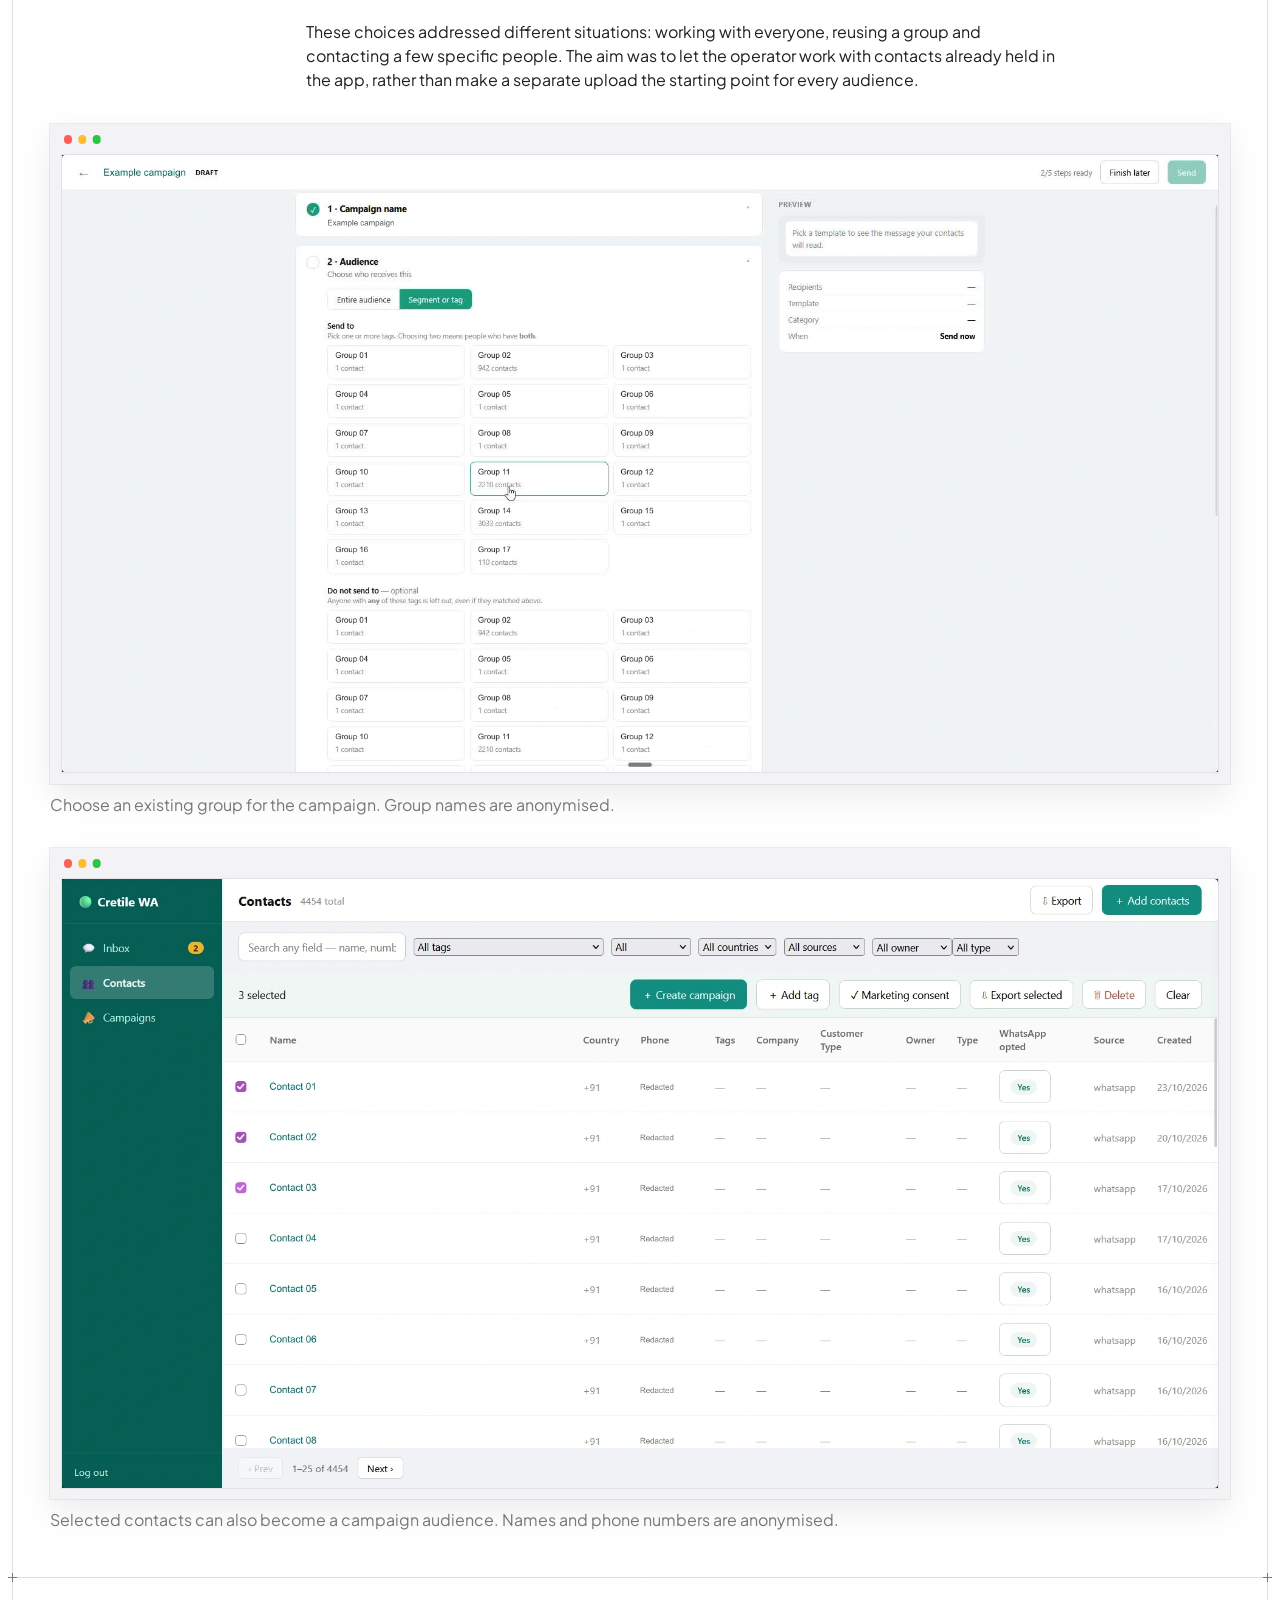
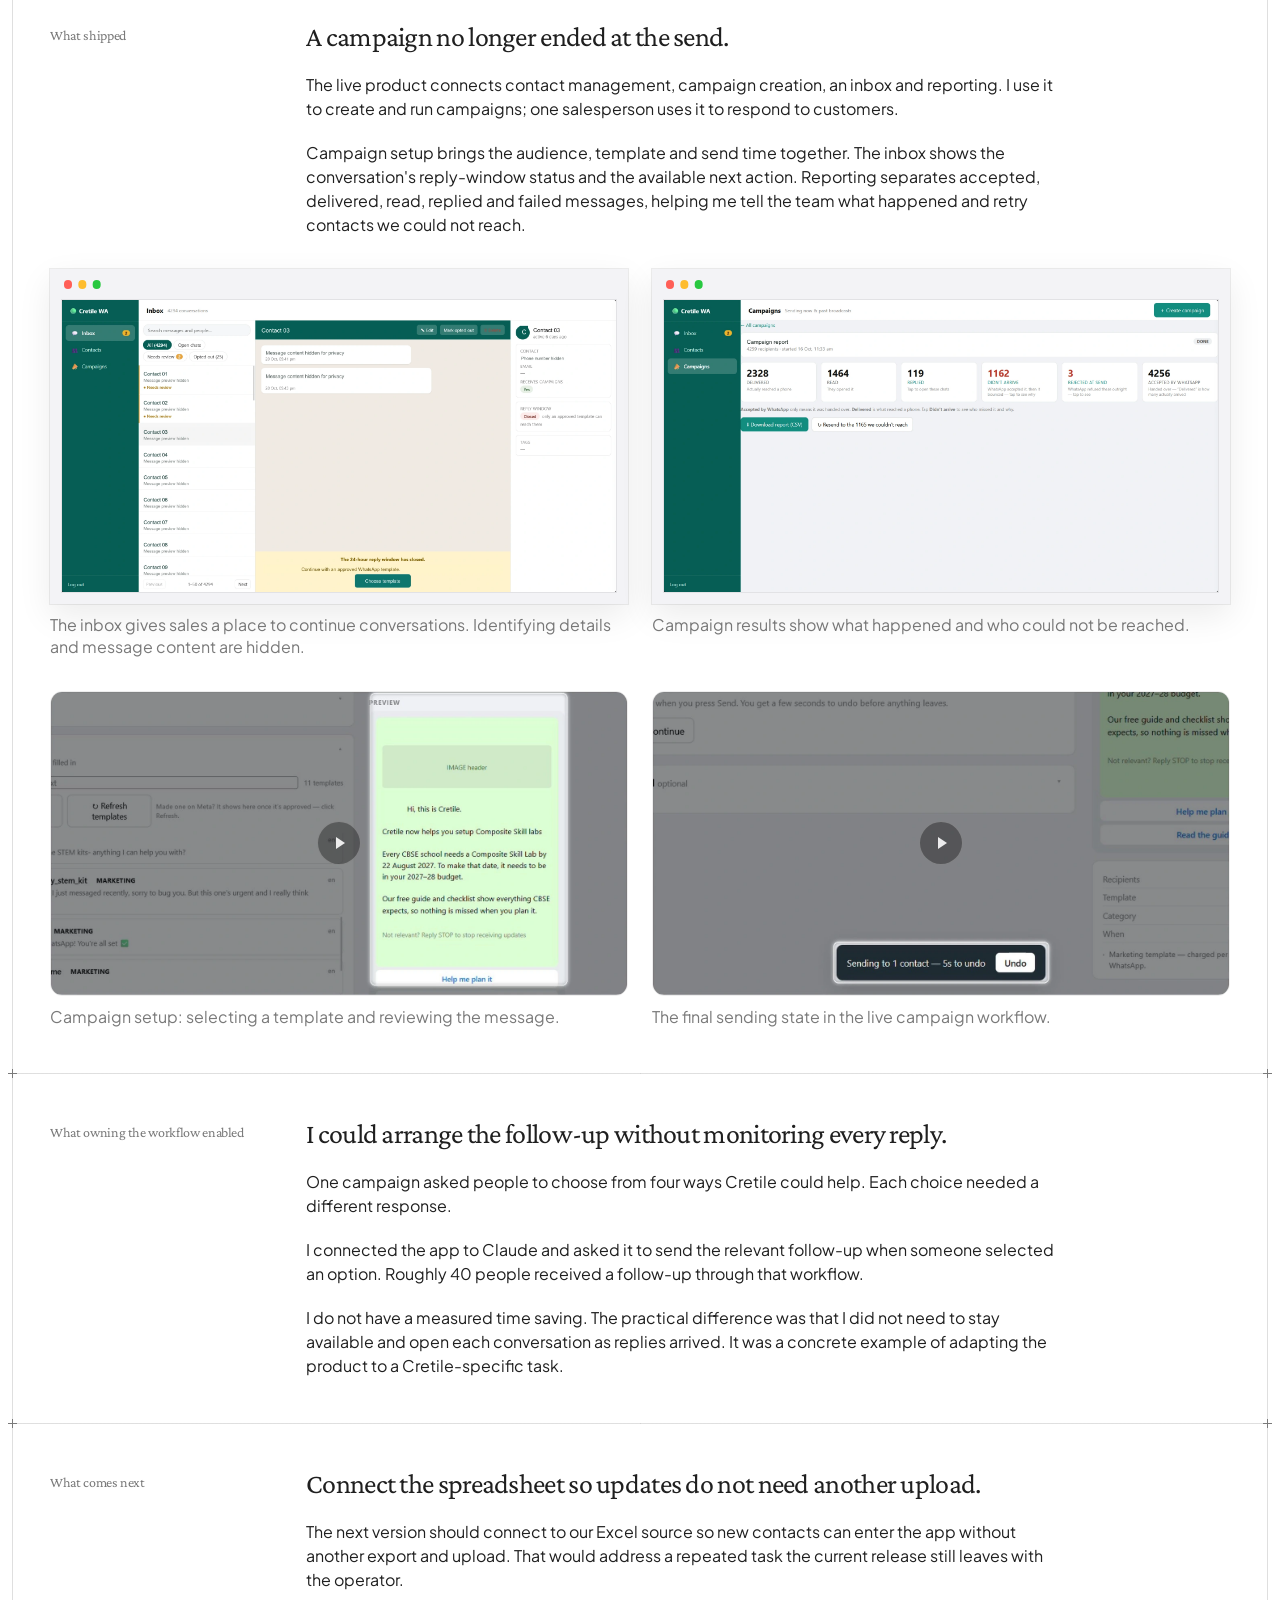
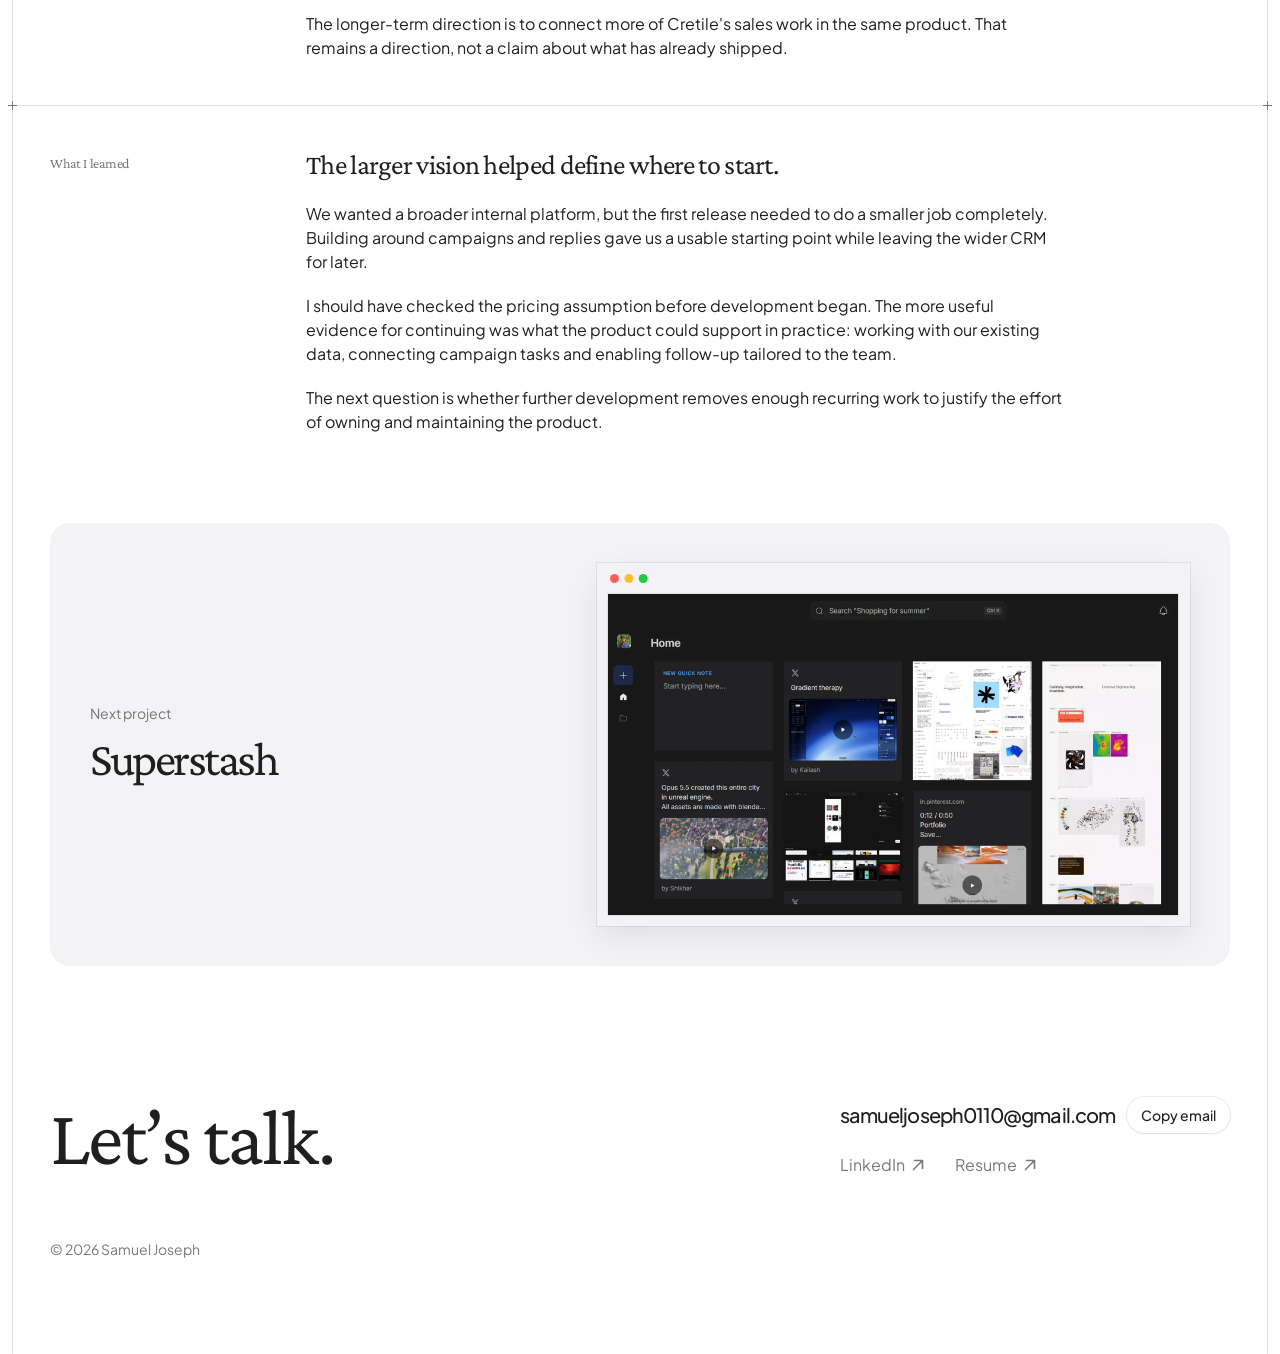
<file: whatsapp-campaigns.html>
<!DOCTYPE html>
<html lang="en">
<head>
<meta charset="utf-8">
<meta name="viewport" content="width=device-width, initial-scale=1">
<meta name="theme-color" content="#ffffff">
<script>
  // Theme before first paint: the visitor's saved choice, otherwise their system setting.
  (function () {
    var t;
    try { t = localStorage.getItem('theme'); } catch (e) {}
    if (t !== 'light' && t !== 'dark') t = matchMedia('(prefers-color-scheme: dark)').matches ? 'dark' : 'light';
    document.documentElement.setAttribute('data-theme', t);
    // Frame lines draw in as they scroll into view (styles.css, site.js), unless motion is reduced.
    if (!matchMedia('(prefers-reduced-motion: reduce)').matches) document.documentElement.classList.add('lines-anim');
    document.querySelector('meta[name="theme-color"]').content = t === 'dark' ? '#1a1a1a' : '#ffffff';
  })();
</script>
<title>Cretile sales platform · Samuel Joseph, Product Designer</title>
<meta name="description" content="How I designed and built the first module of Cretile's internal sales platform, starting with WhatsApp campaigns and replies.">
<link rel="icon" type="image/png" href="assets/favicon.png">
<link rel="apple-touch-icon" href="assets/apple-touch-icon.png">
<meta property="og:type" content="website">
<meta property="og:site_name" content="Samuel Joseph">
<meta property="og:title" content="Cretile sales platform · Samuel Joseph">
<meta property="og:description" content="A 0→1 product design case study about building one sales workflow, starting with WhatsApp.">
<meta property="og:url" content="https://jsamuel-vibe.github.io/portfolio/whatsapp-campaigns.html">
<meta property="og:image" content="https://jsamuel-vibe.github.io/portfolio/assets/og-wa.jpg">
<meta property="og:image:width" content="1200">
<meta property="og:image:height" content="630">
<meta name="twitter:card" content="summary_large_image">
<link rel="preload" href="assets/fonts/crimson-pro-latin-variable.woff2" as="font" type="font/woff2" crossorigin>
<link rel="stylesheet" href="styles.css?v=20261103-stickynav">
<link rel="stylesheet" href="cretile-overview.css?v=20261101-plus">
<link rel="stylesheet" href="dark.css?v=20261103-stickynav">
</head>
<body class="wa-case wa-overview wa-story" id="top">
<a class="wa-skip" href="#overview">Skip to content</a>
<main class="page"><div class="container">
<header class="site-nav">
      <nav class="nav-crumbs" aria-label="Breadcrumb"><ol><li><a href="index.html">Home</a></li><li aria-current="page">WhatsApp campaigns</li></ol></nav>
      <div class="nav-actions">
        <a class="btn btn-primary" href="#contact">Get in touch</a>
        <button class="btn btn-secondary btn-round theme-toggle" type="button" data-theme-toggle aria-label="Switch to dark mode">
          <svg class="theme-icon" viewBox="0 0 24 24" aria-hidden="true">
            <mask id="theme-bite"><rect x="-4" y="-4" width="32" height="32" fill="#fff"/><circle class="bite" cx="30" cy="-6" r="7" fill="#000"/></mask>
            <circle class="core" cx="12" cy="12" r="5" fill="currentColor" mask="url(#theme-bite)"/>
            <g class="rays" fill="none" stroke="currentColor" stroke-width="2" stroke-linecap="round"><path d="M12 1.8v2M12 20.2v2M1.8 12h2M20.2 12h2M4.8 4.8l1.4 1.4M17.8 17.8l1.4 1.4M4.8 19.2l1.4-1.4M17.8 6.2l1.4-1.4"/></g>
          </svg>
        </button>
      </div>
    </header>
<header class="project-intro wa-project-opening" id="overview"><div class="project-intro-inner wa-opening-inner">
<figure class="media-figure wa-story-media">
  <div class="interface-stage"><div class="interface-viewport"><img class="media" src="assets/wa-workspace-redacted.webp" width="1140" height="600" alt="Cretile campaign workspace with campaign history, drafts and sending status" fetchpriority="high"></div></div>
</figure>
<div class="wa-opening-grid"><div class="wa-intro-copy"><div class="wa-title-block"><span class="wa-eyebrow">Product design · Internal product</span><h1 class="t-display">Cretile: bringing WhatsApp campaigns and customer replies into one internal product</h1><p class="t-body">I designed and built Cretile's first internal sales-platform module, used to run WhatsApp campaigns and respond to customers.</p></div>
<dl class="wa-project-details"><div><dt>Role</dt><dd>Product designer</dd></div><div><dt>Scope</dt><dd>Product definition, workflow design, UX/UI and development with Claude</dd></div><div><dt>Team</dt><dd>Founders and sales</dd></div><div><dt>Timeline</dt><dd>Two weeks for the first release</dd></div><div><dt>Status</dt><dd>Live internal product</dd></div></dl>
<div class="wa-summary"><h2 class="t-h16">Long story short</h2><div class="wa-summary-copy"><p class="t-body">We needed to restart WhatsApp campaigns after losing access to our old Meta account. We also wanted more control over a sales workflow spread across Excel and other tools.</p>
<p class="t-body">I helped define the larger direction, then designed and built the first WhatsApp module. I explored workflows in existing marketing tools and with Claude, using everyday campaign tasks to decide how the parts should fit together. The live product connects contacts, campaigns, replies and reporting, with room to add company-specific automation.</p></div></div></div></div></div></header>
<section class="sec wa-overview-section" id="outcomes"><div class="wa-section-head"><h2 class="t-h24">What happened after launch.</h2></div><div class="wa-results-grid"><article><h3 class="t-h16">Campaigns and conversations in one product.</h3><p class="t-body">I run campaigns; a salesperson uses the inbox to reply. My colleague's feedback was that the app was easy to use. That is encouraging, but it is not a usability study.</p></article>
<article><h3 class="t-h16">Roughly 40 follow-ups handled through Claude.</h3><p class="t-body">In one campaign, Claude sent the relevant follow-up when a person chose one of four support options, without me monitoring each reply as it arrived.</p></article>
<article><h3 class="t-h16">About ₹15–27K a year in projected avoided provider charges.</h3><p class="t-body">An estimate based on three monthly campaigns to 4,000 contacts. This is not measured savings or a net return; Meta messaging charges, development and hosting costs still need to be paid.</p></article></div></section>
<section class="sec wa-overview-section" id="preview"><div class="wa-section-head"><h2 class="t-h24">Take a look inside the app.</h2><p class="t-body">Contacts, campaign creation, the inbox and campaign results. Choose a view or open a screenshot full screen.</p></div><div class="wa-preview-gallery" data-product-preview><div class="wa-preview-tabs" role="tablist" aria-label="Product screens and recordings"><button type="button" role="tab" id="preview-tab-workspace" aria-controls="preview-workspace" aria-selected="true" tabindex="0">Workspace</button>
<button type="button" role="tab" id="preview-tab-contacts" aria-controls="preview-contacts" aria-selected="false" tabindex="-1">Contacts</button>
<button type="button" role="tab" id="preview-tab-import" aria-controls="preview-import" aria-selected="false" tabindex="-1">Import</button>
<button type="button" role="tab" id="preview-tab-campaign" aria-controls="preview-campaign" aria-selected="false" tabindex="-1">Campaign creation</button>
<button type="button" role="tab" id="preview-tab-inbox" aria-controls="preview-inbox" aria-selected="false" tabindex="-1">Inbox</button>
<button type="button" role="tab" id="preview-tab-results" aria-controls="preview-results" aria-selected="false" tabindex="-1">Results</button></div>
<figure class="wa-preview-panel media-figure" role="tabpanel" id="preview-workspace" aria-labelledby="preview-tab-workspace" tabindex="0"><div class="wa-preview-surface"><img class="media" src="assets/wa-workspace-redacted.webp" width="1140" height="600" alt="Campaign workspace with campaign history, drafts and sending status" loading="lazy"></div><figcaption class="media-caption">The workspace brings campaign history, drafts and sending status together. Identifying labels are anonymised.</figcaption></figure>
<figure class="wa-preview-panel media-figure" role="tabpanel" id="preview-contacts" aria-labelledby="preview-tab-contacts" tabindex="0"><div class="wa-preview-surface"><img class="media" src="assets/wa-contacts-story.webp" width="1900" height="1000" alt="Contacts with individual selection and Create campaign available" loading="lazy"></div><figcaption class="media-caption">Create a campaign from selected contacts. Names and phone numbers are anonymised.</figcaption></figure>
<figure class="wa-preview-panel media-figure" role="tabpanel" id="preview-import" aria-labelledby="preview-tab-import" tabindex="0"><div class="wa-preview-surface"><img class="media" src="assets/wa-import-mapping-redacted.webp" width="1904" height="1016" alt="Import mapping with existing and new custom-field choices" loading="lazy"></div><figcaption class="media-caption">Match spreadsheet columns to useful contact fields. Source values are hidden for privacy.</figcaption></figure>
<figure class="wa-preview-panel media-figure" role="tabpanel" id="preview-campaign" aria-labelledby="preview-tab-campaign" tabindex="0"><div class="wa-preview-surface"><video class="media" src="assets/wa-preview-clean.mp4" poster="assets/wa-preview-poster-clean.webp" width="1424" height="750" controls muted loop playsinline preload="metadata" aria-label="Template selection and the WhatsApp message preview"></video></div><figcaption class="media-caption">Template selection and message preview in the live campaign flow.</figcaption></figure>
<figure class="wa-preview-panel media-figure" role="tabpanel" id="preview-inbox" aria-labelledby="preview-tab-inbox" tabindex="0"><div class="wa-preview-surface"><img class="media" src="assets/wa-inbox-redacted.webp" width="1900" height="1000" alt="Customer inbox with a closed reply window and approved-template action" loading="lazy"></div><figcaption class="media-caption">The salesperson can see the conversation and the available reply action. Private details are hidden.</figcaption></figure>
<figure class="wa-preview-panel media-figure" role="tabpanel" id="preview-results" aria-labelledby="preview-tab-results" tabindex="0"><div class="wa-preview-surface"><img class="media" src="assets/wa-analytics-redacted.webp" width="1900" height="1000" alt="Campaign results with separate delivery states and resend action" loading="lazy"></div><figcaption class="media-caption">Results distinguish accepted, delivered, read, replied and failed messages.</figcaption></figure></div></section>
<section class="wa-story-section sec" id="why"><h2 class="wa-story-label">Why we started</h2><div class="wa-story-content"><div class="wa-story-copy"><h3 class="t-h24">We had to restart campaigns. We also had a reason to reconsider the setup.</h3>
<p class="t-body">After several unsuccessful attempts to recover our old Meta account, we registered a new account and WhatsApp number. We had disconnected Interakt and needed to resume campaigns.</p>
<p class="t-body">There was a cost motivation too. A colleague told me WhatsApp messages were supposed to be free, so we initially believed building our own tool could remove the per-message fee as well as the subscription. After development began, I checked this with Claude and learned that Meta charged for the messages. Owning the tool would not make them free.</p>
<p class="t-body">We continued because the plan was bigger than replacing a subscription. We wanted a product we could extend around Cretile's work, eventually connecting our Excel data and more of the sales process. I worked with the founders and sales to understand that direction and align on what to build.</p>
<h3 class="t-h24">Our contact data still needed preparation before each campaign.</h3>
<p class="t-body">Our leads lived in Excel, and the sheets changed as new people were added. Before a campaign, I would export the updated data and upload it to the campaign tool again.</p>
<p class="t-body">Choosing a particular audience could mean more preparation. In the Interakt workflow I used, a school-only campaign meant preparing a school-only file, uploading it and assigning a tag so I could select that group.</p>
<p class="t-body">That experience gave me a practical starting point: understand how people would bring their data into the product and use it, rather than design campaign screens in isolation.</p></div></div></section>
<section class="wa-story-section sec" id="scope"><h2 class="wa-story-label">Defining the first release</h2><div class="wa-story-content"><div class="wa-story-copy"><h3 class="t-h24">Start with the work we needed to resume.</h3>
<p class="t-body">Building an entire CRM was too broad for our resources and our understanding of that wider product. WhatsApp campaigns were familiar work with an immediate need.</p>
<p class="t-body">We already had a way to send messages, but that setup had no inbox for customers' replies. Sending alone would leave the salesperson without a way to continue the conversation there.</p>
<p class="t-body">I scoped the first version around importing and exporting contacts, creating campaigns, checking results, retrying failed messages and replying through an inbox. Once the objective and plan were aligned, I proposed two weeks for the first release, which the team agreed to.</p>
<p class="t-body">Excel synchronisation remained outside the first version. Imported data could be used in the app, but changes to the source spreadsheet would still require another upload.</p></div></div></section>
<section class="wa-story-section sec" id="design-process"><h2 class="wa-story-label">Design process</h2><div class="wa-story-content"><div class="wa-story-copy"><h3 class="t-h24">I explored different workflows against the situations our team would face.</h3>
<p class="t-body">I tried email and WhatsApp marketing products, including ConvertKit, Mailchimp and Interakt, to understand how they organised the work. With Claude, I generated multiple workflow options and considered which would be clearest for our use cases.</p>
<p class="t-body">As I compared them, I imagined my colleagues working through the app: what they would be trying to do, what information they would have and which steps would need explaining.</p>
<p class="t-body">Adding one contact, for example, should not require preparing a spreadsheet. I provided a manual-entry route alongside file upload. For larger imports, the challenge was different: preserve the useful information already in the sheet and make it available for later work.</p></div></div><figure class="media-figure wa-story-media">
  <div class="interface-stage"><div class="interface-viewport"><img class="media" src="assets/wa-add-contacts-method.webp" width="1904" height="1016" alt="Add contacts screen offering file upload or manual entry" loading="lazy"></div></div>
  <figcaption class="media-caption">Different tasks have different starting points: upload a file or add a contact manually.</figcaption>
</figure></section>
<section class="wa-story-section sec" id="audience"><h2 class="wa-story-label">From spreadsheet to campaign audience</h2><div class="wa-story-content"><div class="wa-story-copy"><h3 class="t-h24">Importing contacts needed to preserve more than names and phone numbers.</h3>
<p class="t-body">The mapping options in the Interakt workflow I used did not give me the flexibility I wanted for our sheets. Those sheets could contain information about the organisation, customer type or source of a lead.</p>
<p class="t-body">I designed the import flow so columns could be matched to standard fields or existing custom fields. If information did not fit those fields, the operator could create a new one. Unneeded columns could be left out, and a tag could identify the imported batch.</p>
<p class="t-body">This let the team bring useful context into the product without being limited to a fixed set of fields.</p></div><figure class="media-figure wa-story-media">
  <div class="interface-stage"><div class="interface-viewport"><img class="media" src="assets/wa-import-mapping-redacted.webp" width="1904" height="1016" alt="Real import screen showing custom mapping choices" loading="lazy"></div></div>
  <figcaption class="media-caption">The real mapping interface, with source values hidden and column labels anonymised.</figcaption>
</figure>
  <div class="wa-story-copy"><h3 class="t-h24">Choosing recipients should not mean preparing another file.</h3>
<p class="t-body">For campaign creation, I provided an entire-audience option and a segment/tag option. An operator could choose an existing group, exclude another group or adjust individual recipients for that campaign without changing their contact records.</p>
<p class="t-body">The contacts page also supported selecting people directly and starting a campaign from that selection. A one-off audience did not have to become a permanent tag.</p>
<p class="t-body">These choices addressed different situations: working with everyone, reusing a group and contacting a few specific people. The aim was to let the operator work with contacts already held in the app, rather than make a separate upload the starting point for every audience.</p></div>
  <figure class="media-figure wa-story-media">
  <div class="interface-stage"><div class="interface-viewport"><img class="media" src="assets/wa-campaign-audience-redacted.webp" width="1904" height="1016" alt="Campaign audience selection with entire-audience and segment/tag options" loading="lazy"></div></div>
  <figcaption class="media-caption">Choose an existing group for the campaign. Group names are anonymised.</figcaption>
</figure>
  <figure class="media-figure wa-story-media">
  <div class="interface-stage"><div class="interface-viewport"><img class="media" src="assets/wa-contacts-story.webp" width="1900" height="1000" alt="Direct contact selection with Create campaign available" loading="lazy"></div></div>
  <figcaption class="media-caption">Selected contacts can also become a campaign audience. Names and phone numbers are anonymised.</figcaption>
</figure></div></section>
<section class="wa-story-section sec" id="shipped"><h2 class="wa-story-label">What shipped</h2><div class="wa-story-content"><div class="wa-story-copy"><h3 class="t-h24">A campaign no longer ended at the send.</h3>
<p class="t-body">The live product connects contact management, campaign creation, an inbox and reporting. I use it to create and run campaigns; one salesperson uses it to respond to customers.</p>
<p class="t-body">Campaign setup brings the audience, template and send time together. The inbox shows the conversation's reply-window status and the available next action. Reporting separates accepted, delivered, read, replied and failed messages, helping me tell the team what happened and retry contacts we could not reach.</p></div></div><div class="wa-story-media-pair"><figure class="media-figure wa-story-media">
  <div class="interface-stage"><div class="interface-viewport"><img class="media" src="assets/wa-inbox-redacted.webp" width="1900" height="1000" alt="Real inbox showing the conversation and closed reply-window state" loading="lazy"></div></div>
  <figcaption class="media-caption">The inbox gives sales a place to continue conversations. Identifying details and message content are hidden.</figcaption>
</figure><figure class="media-figure wa-story-media">
  <div class="interface-stage"><div class="interface-viewport"><img class="media" src="assets/wa-analytics-redacted.webp" width="1900" height="1000" alt="Actual campaign report with delivery outcomes and a retry action" loading="lazy"></div></div>
  <figcaption class="media-caption">Campaign results show what happened and who could not be reached.</figcaption>
</figure></div><div class="wa-story-media-pair"><figure class="media-figure"><div class="wa-preview-surface"><video class="media" src="assets/wa-preview-clean.mp4" poster="assets/wa-preview-poster-clean.webp" width="1424" height="750" controls muted loop playsinline preload="metadata" aria-label="Campaign setup: selecting a template and reviewing the message."></video></div><figcaption class="media-caption">Campaign setup: selecting a template and reviewing the message.</figcaption></figure><figure class="media-figure"><div class="wa-preview-surface"><video class="media" src="assets/wa-undo-clean.mp4" poster="assets/wa-undo-poster-clean.webp" width="1424" height="750" controls muted loop playsinline preload="metadata" aria-label="The final sending state in the live campaign workflow."></video></div><figcaption class="media-caption">The final sending state in the live campaign workflow.</figcaption></figure></div></section>
<section class="wa-story-section sec" id="automation"><h2 class="wa-story-label">What owning the workflow enabled</h2><div class="wa-story-content"><div class="wa-story-copy"><h3 class="t-h24">I could arrange the follow-up without monitoring every reply.</h3>
<p class="t-body">One campaign asked people to choose from four ways Cretile could help. Each choice needed a different response.</p>
<p class="t-body">I connected the app to Claude and asked it to send the relevant follow-up when someone selected an option. Roughly 40 people received a follow-up through that workflow.</p>
<p class="t-body">I do not have a measured time saving. The practical difference was that I did not need to stay available and open each conversation as replies arrived. It was a concrete example of adapting the product to a Cretile-specific task.</p></div></div></section>
<section class="wa-story-section sec" id="next"><h2 class="wa-story-label">What comes next</h2><div class="wa-story-content"><div class="wa-story-copy"><h3 class="t-h24">Connect the spreadsheet so updates do not need another upload.</h3>
<p class="t-body">The next version should connect to our Excel source so new contacts can enter the app without another export and upload. That would address a repeated task the current release still leaves with the operator.</p>
<p class="t-body">The longer-term direction is to connect more of Cretile's sales work in the same product. That remains a direction, not a claim about what has already shipped.</p></div></div></section>
<section class="wa-story-section sec" id="reflection"><h2 class="wa-story-label">What I learned</h2><div class="wa-story-content"><div class="wa-story-copy"><h3 class="t-h24">The larger vision helped define where to start.</h3>
<p class="t-body">We wanted a broader internal platform, but the first release needed to do a smaller job completely. Building around campaigns and replies gave us a usable starting point while leaving the wider CRM for later.</p>
<p class="t-body">I should have checked the pricing assumption before development began. The more useful evidence for continuing was what the product could support in practice: working with our existing data, connecting campaign tasks and enabling follow-up tailored to the team.</p>
<p class="t-body">The next question is whether further development removes enough recurring work to justify the effort of owning and maintaining the product.</p></div></div></section>
    <section class="sec">
      <a class="next-project" href="superstash.html">
        <div class="next-text">
          <span class="t-small muted">Next project</span>
          <span class="t-display">Superstash</span>
        </div>
        <div class="next-preview interface-stage"><div class="interface-viewport"><img src="assets/superstash-real-library.webp" alt="" loading="lazy"></div></div>
      </a>
    </section>

    <footer class="contact sec" id="contact">
      <div class="rule"></div>
      <div class="contact-main">
        <div class="contact-head">
          <h2 class="contact-title">Let’s talk.</h2>
        </div>
        <div class="contact-actions">
          <div class="email-row">
            <a class="contact-email" href="mailto:samueljoseph0110@gmail.com">samueljoseph0110@gmail.com</a>
            <button class="btn btn-secondary btn-sm" type="button" data-copy="samueljoseph0110@gmail.com">Copy email</button>
          </div>
          <nav class="footer-links" aria-label="Elsewhere">
            <a href="https://www.linkedin.com/in/samuel-joseph8" target="_blank" rel="noopener">LinkedIn <svg class="ext-arrow" viewBox="0 0 16 16" aria-hidden="true"><path d="M4 12 12 4M5 4h7v7"/></svg></a>
            <a href="assets/Samuel-Joseph-Resume.pdf" target="_blank" rel="noopener">Resume <svg class="ext-arrow" viewBox="0 0 16 16" aria-hidden="true"><path d="M4 12 12 4M5 4h7v7"/></svg></a>
          </nav>
        </div>
      </div>
      <p class="t-small muted contact-note">© 2026 Samuel Joseph</p>
    </footer>

</div></main><script src="cretile-overview.js?v=20261031-onepage"></script><script src="site.js?v=20261103-system"></script></body></html>
</file>
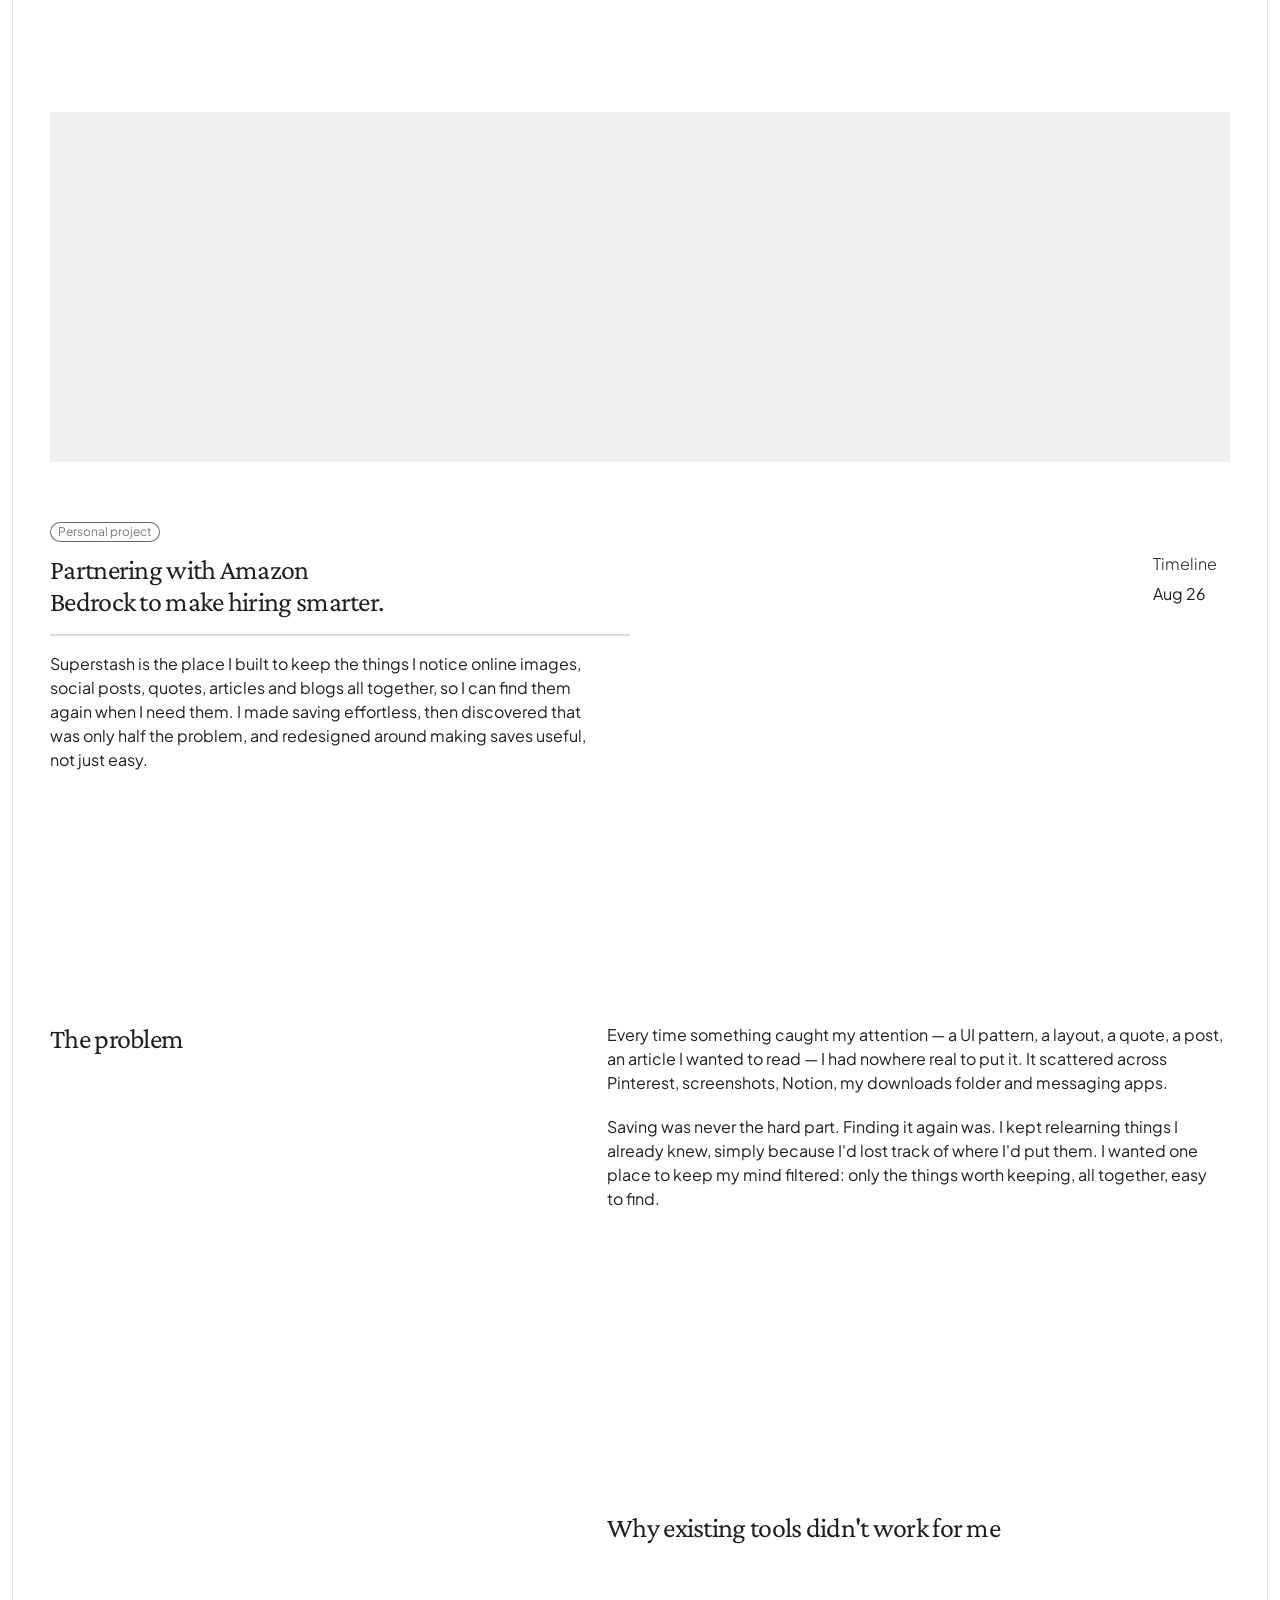
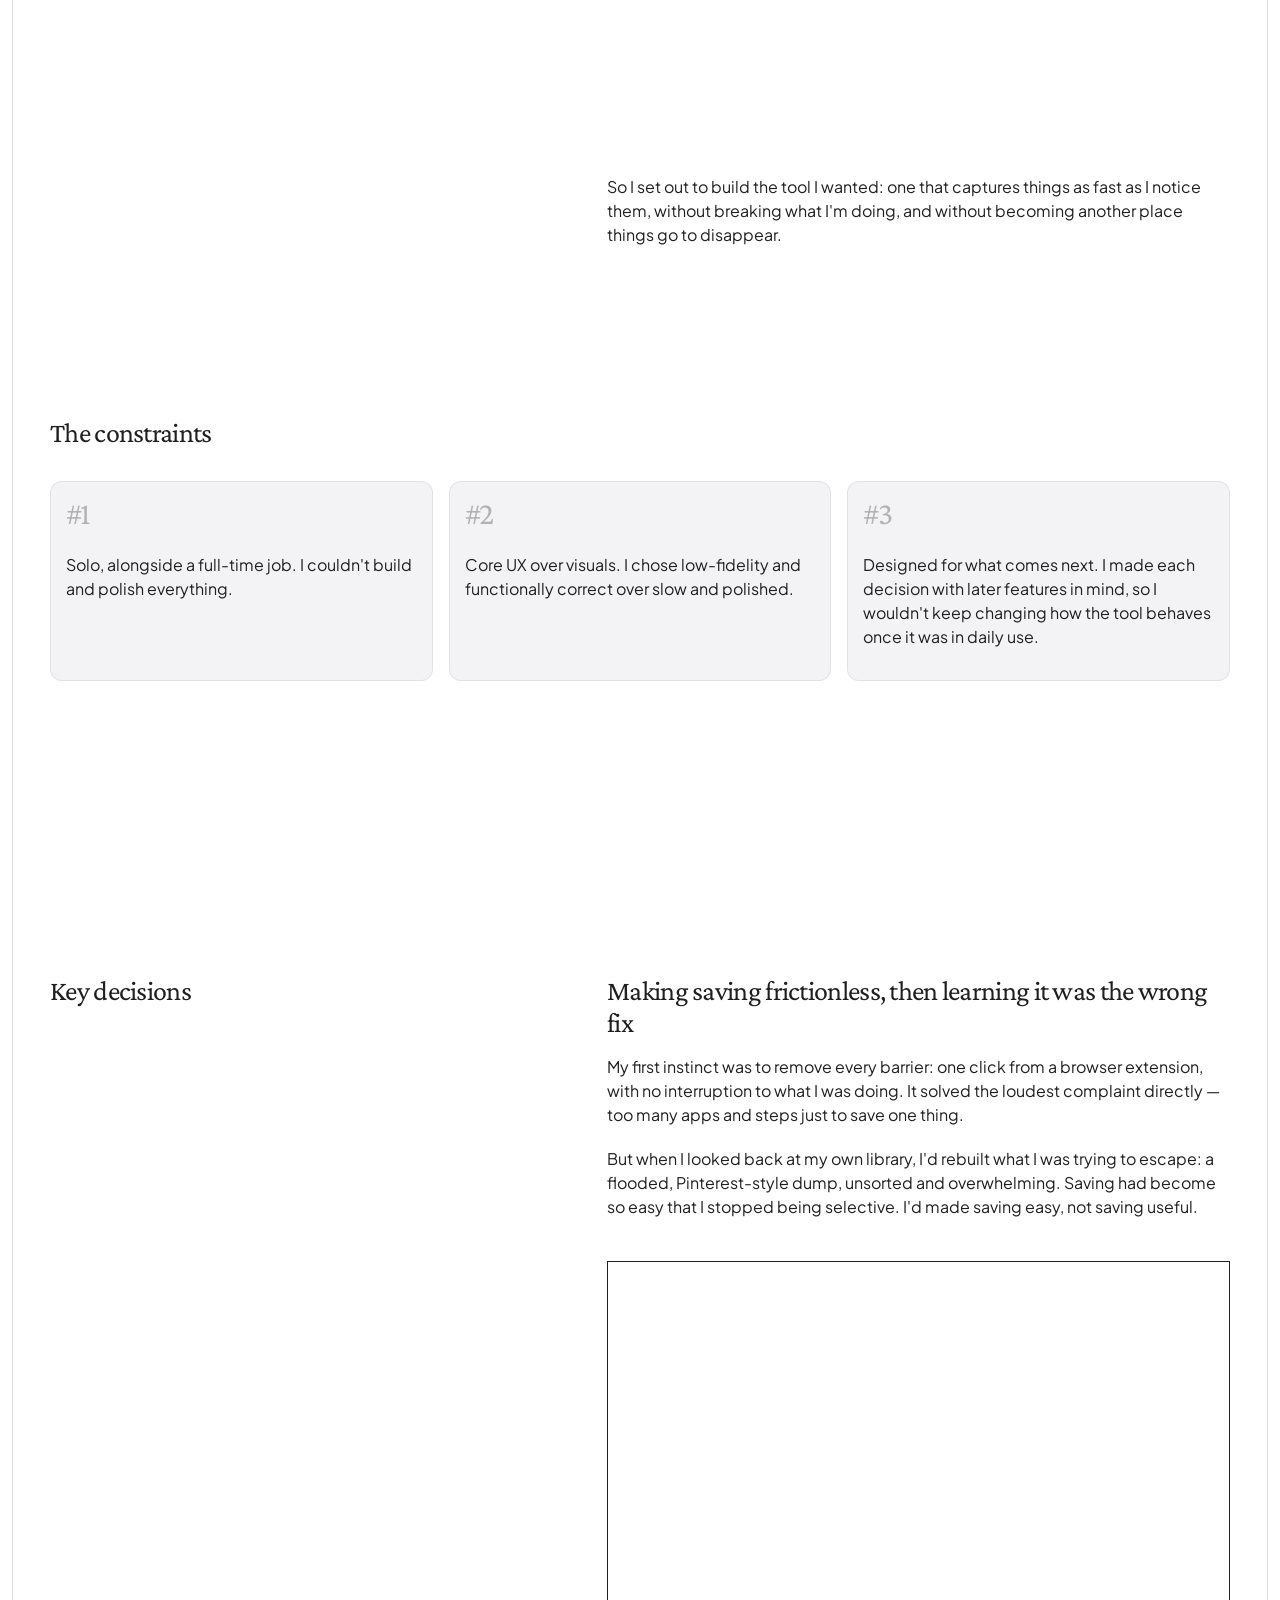
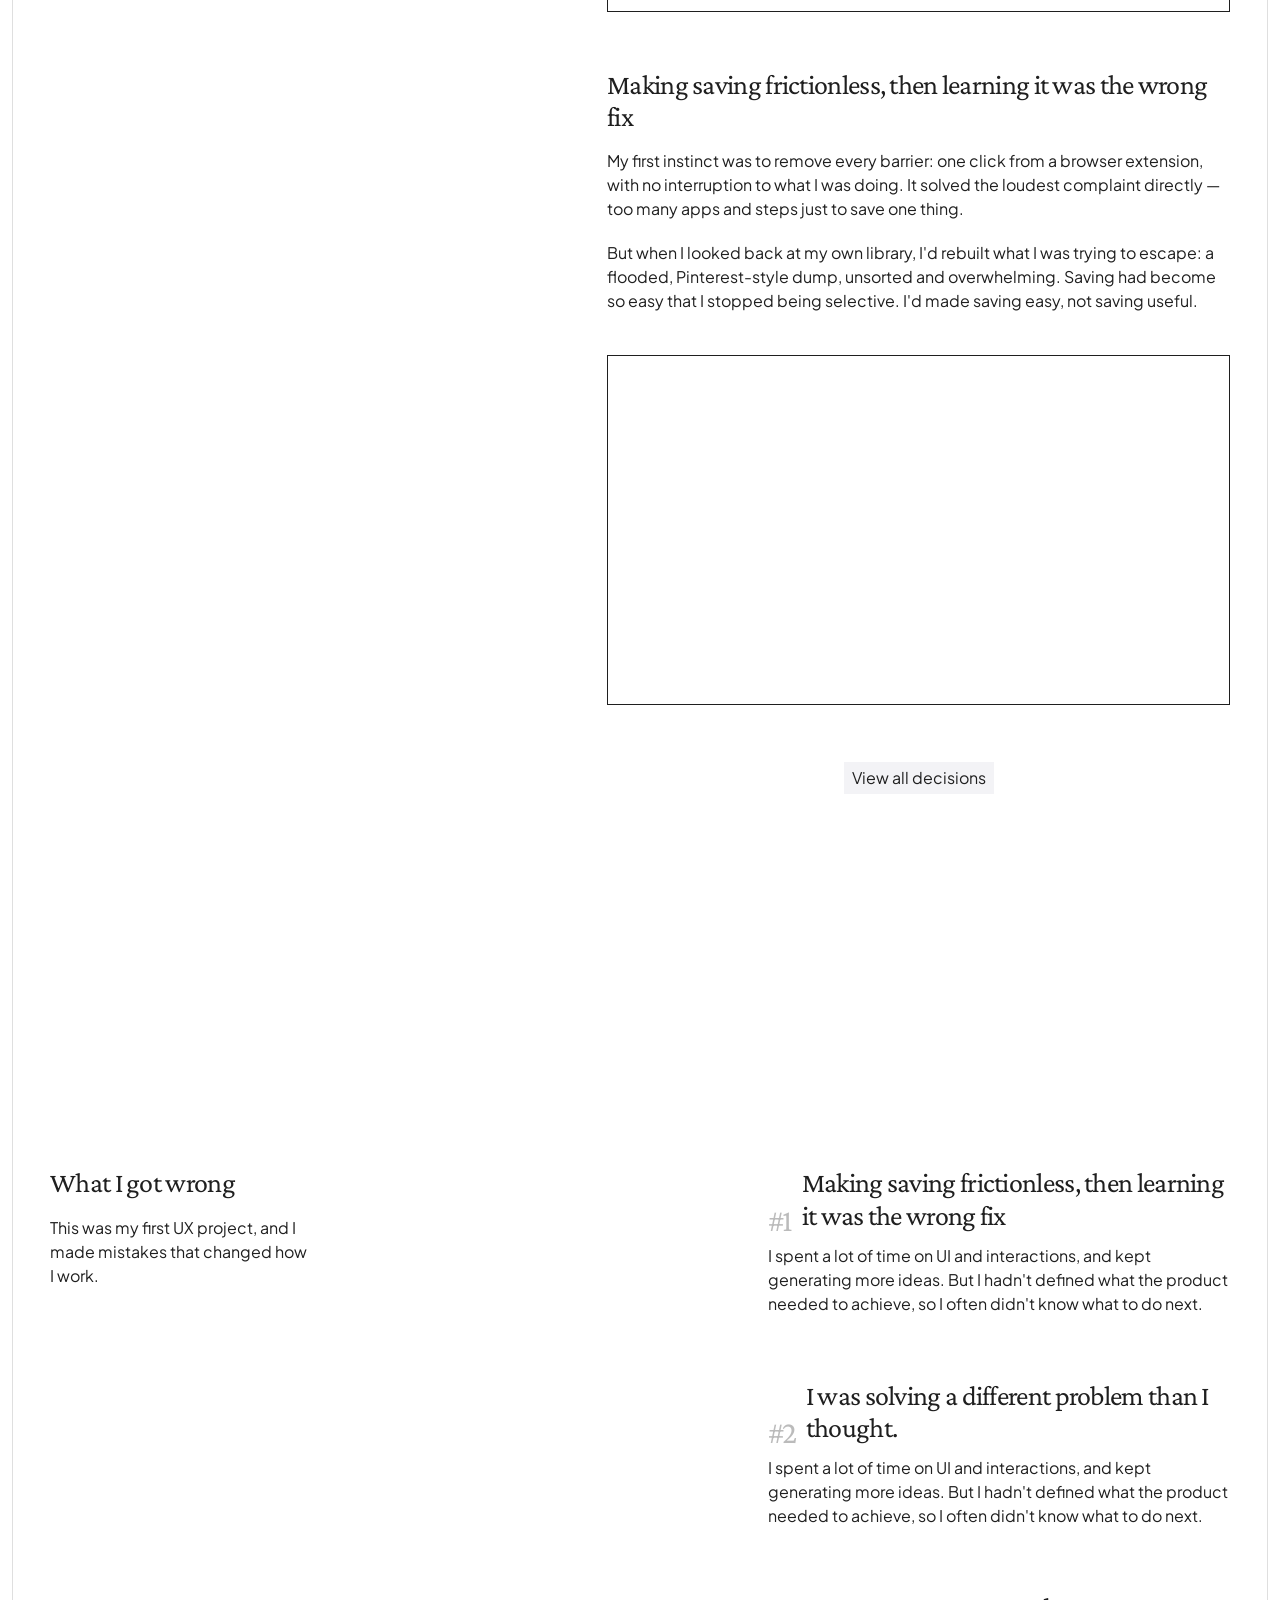
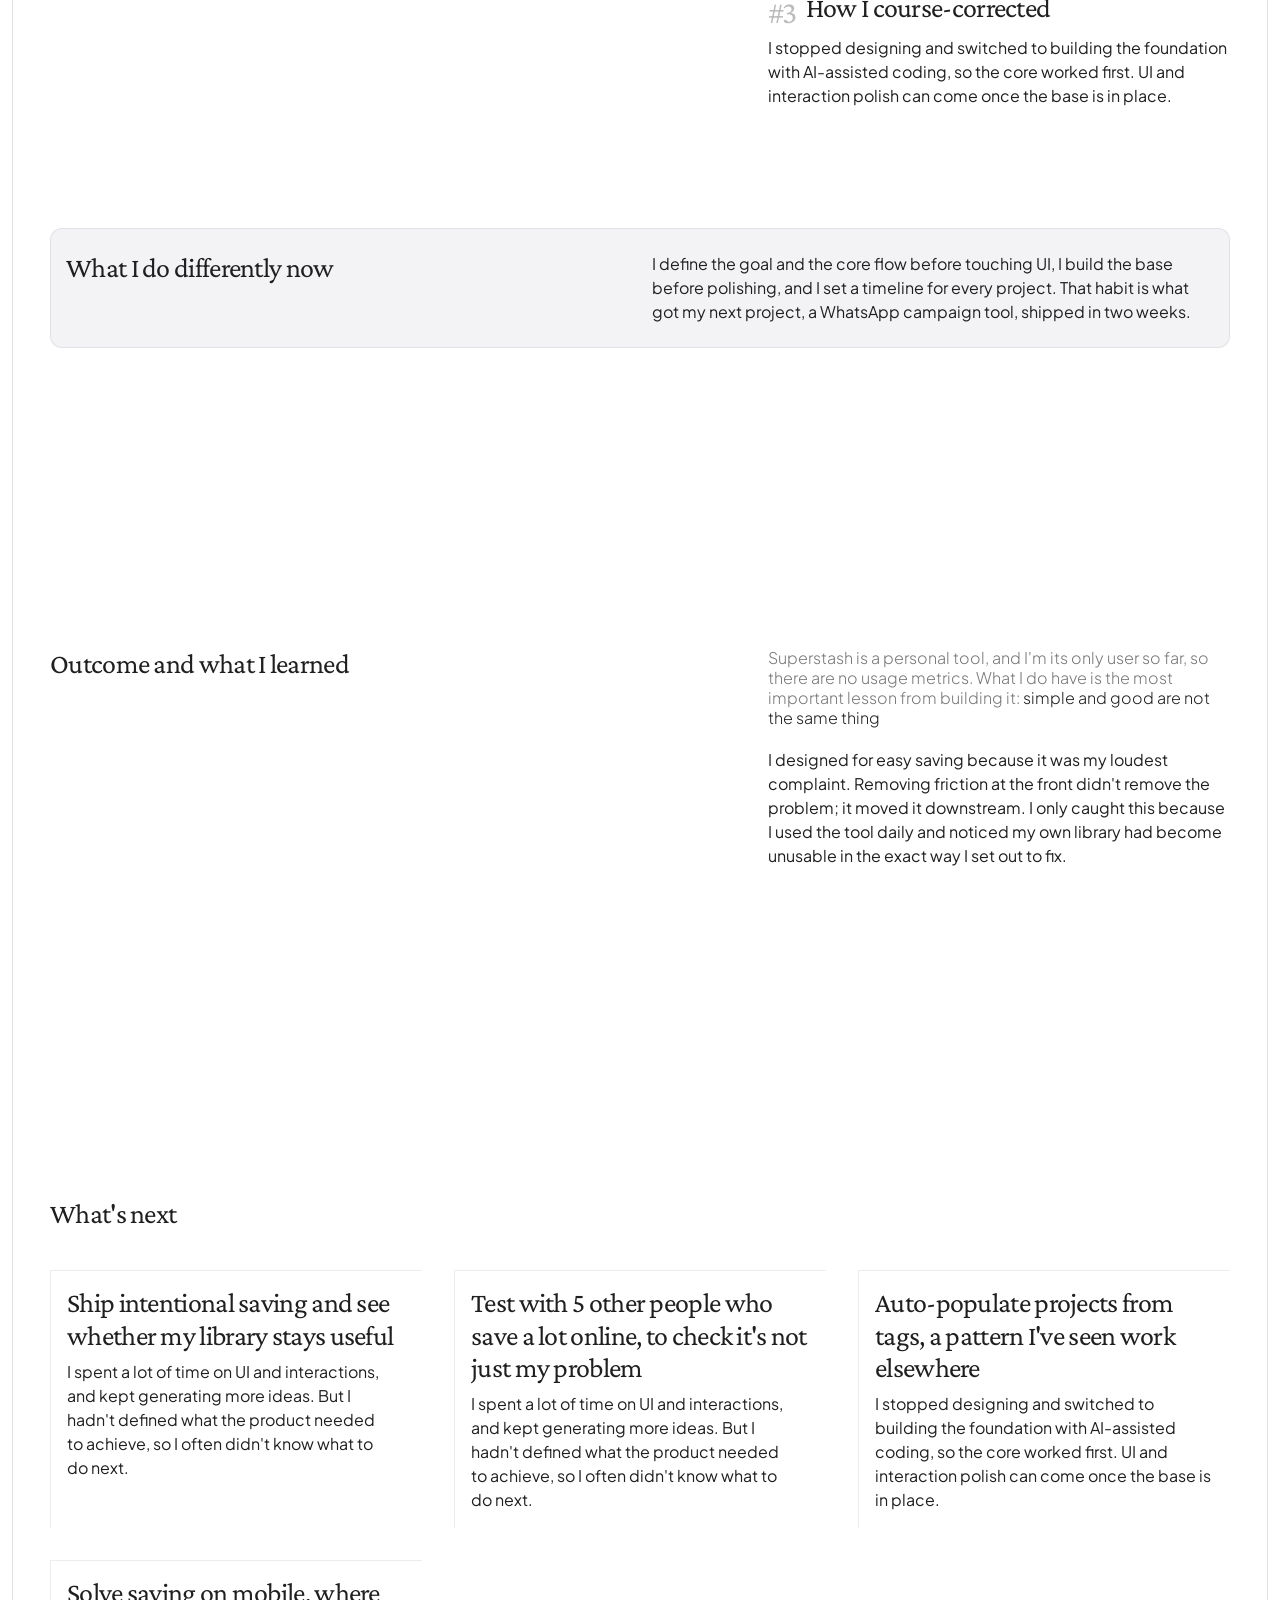
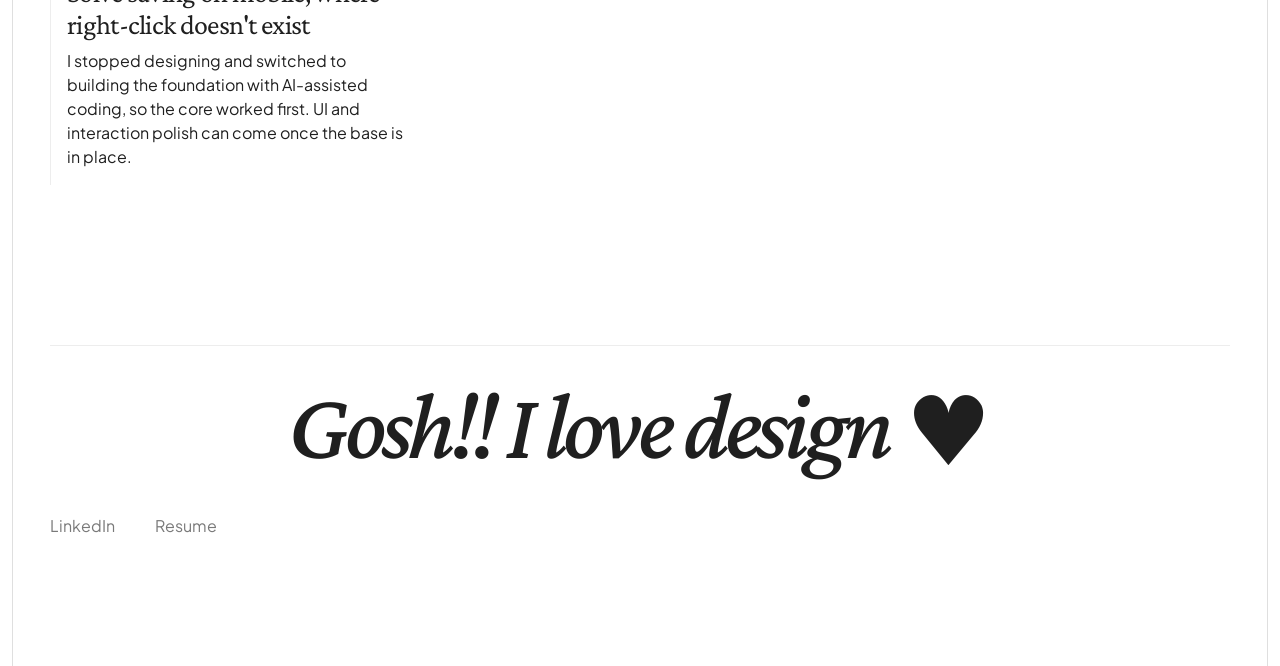
<file: _reference/case-study.html>
<!DOCTYPE html>
<html lang="en">
<head>
<meta charset="utf-8">
<meta name="viewport" content="width=device-width, initial-scale=1">
<title>Superstash case study — Samuel</title>
<link rel="preconnect" href="https://fonts.googleapis.com">
<link rel="preconnect" href="https://fonts.gstatic.com" crossorigin>
<link href="https://fonts.googleapis.com/css2?family=Averia+Libre:ital,wght@0,300;0,400;1,400&display=swap" rel="stylesheet">
<link rel="stylesheet" href="../styles.css">
</head>
<body>
<main class="page">
  <div class="container">

    <header class="stack" style="padding-top:112px;gap:60px">
      <div style="height:350px;background:var(--surface-alt)"></div>
      <div class="split" style="gap:32px">
        <div class="stack" style="flex:0 1 580px;gap:16px">
          <div class="stack" style="gap:12px;align-items:flex-start">
            <span class="pill"><span>Personal project</span></span>
            <h1 class="t-h24">Partnering with Amazon Bedrock to make hiring smarter.</h1>
          </div>
          <div class="stack" style="gap:16px">
            <div style="height:2px;background:rgb(217,217,217)"></div>
            <p class="t-body" style="max-width:542px">Superstash is the place I built to keep the things I notice online images, social posts, quotes, articles and blogs all together, so I can find them again when I need them. I made saving effortless, then discovered that was only half the problem, and redesigned around making saves useful, not just easy.</p>
          </div>
        </div>
        <div class="stack" style="width:77px;padding-top:32px;gap:8px">
          <span style="font-weight:300;font-size:16px;line-height:20px">Timeline</span>
          <span class="t-body">Aug 26</span>
        </div>
      </div>
    </header>

    <section class="split" style="padding-top:clamp(96px,19.61vw,251px)">
      <h2 class="t-h24 label-col">The problem</h2>
      <div class="content-col">
        <div class="stack" style="gap:20px">
          <p class="t-body">Every time something caught my attention — a UI pattern, a layout, a quote, a post, an article I wanted to read — I had nowhere real to put it. It scattered across Pinterest, screenshots, Notion, my downloads folder and messaging apps.</p>
          <p class="t-body">Saving was never the hard part. Finding it again was. I kept relearning things I already knew, simply because I'd lost track of where I'd put them. I wanted one place to keep my mind filtered: only the things worth keeping, all together, easy to find.</p>
        </div>
        <h3 class="t-h16" style="margin-top:clamp(48px,23.52vw,301px)">Why existing tools didn't work for me</h3>
        <p class="t-body" style="margin-top:clamp(48px,17.97vw,230px)">So I set out to build the tool I wanted: one that captures things as fast as I notice them, without breaking what I'm doing, and without becoming another place things go to disappear.</p>
      </div>
    </section>

    <section class="stack" style="padding-top:clamp(96px,13.28vw,170px);gap:32px">
      <h2 class="t-h24">The constraints</h2>
      <div class="constraints">
        <div class="tile">
          <span class="t-num">#1</span>
          <p class="t-body">Solo, alongside a full-time job. I couldn't build and polish everything.</p>
        </div>
        <div class="tile">
          <span class="t-num">#2</span>
          <p class="t-body">Core UX over visuals. I chose low-fidelity and functionally correct over slow and polished.</p>
        </div>
        <div class="tile">
          <span class="t-num">#3</span>
          <p class="t-body">Designed for what comes next. I made each decision with later features in mind, so I wouldn't keep changing how the tool behaves once it was in daily use.</p>
        </div>
      </div>
    </section>

    <section class="split" style="padding-top:clamp(96px,22.97vw,294px)">
      <h2 class="t-h24 label-col" style="white-space:nowrap">Key decisions</h2>
      <div class="content-col" style="align-items:center;gap:57px">
        <div class="stack" style="align-self:stretch;gap:42px">
          <div class="stack" style="gap:16px">
            <h3 class="t-h16">Making saving frictionless, then learning it was the wrong fix</h3>
            <div class="stack" style="gap:20px">
              <p class="t-body">My first instinct was to remove every barrier: one click from a browser extension, with no interruption to what I was doing. It solved the loudest complaint directly — too many apps and steps just to save one thing.</p>
              <p class="t-body">But when I looked back at my own library, I'd rebuilt what I was trying to escape: a flooded, Pinterest-style dump, unsorted and overwhelming. Saving had become so easy that I stopped being selective. I'd made saving easy, not saving useful.</p>
            </div>
          </div>
          <div class="frame"></div>
        </div>
        <div class="stack" style="align-self:stretch;gap:42px">
          <div class="stack" style="gap:16px">
            <h3 class="t-h16">Making saving frictionless, then learning it was the wrong fix</h3>
            <div class="stack" style="gap:20px">
              <p class="t-body">My first instinct was to remove every barrier: one click from a browser extension, with no interruption to what I was doing. It solved the loudest complaint directly — too many apps and steps just to save one thing.</p>
              <p class="t-body">But when I looked back at my own library, I'd rebuilt what I was trying to escape: a flooded, Pinterest-style dump, unsorted and overwhelming. Saving had become so easy that I stopped being selective. I'd made saving easy, not saving useful.</p>
            </div>
          </div>
          <div class="frame"></div>
        </div>
        <a class="btn-soft" href="#">View all decisions</a>
      </div>
    </section>

    <section class="stack" style="padding-top:clamp(96px,29.14vw,373px);gap:120px">
      <div class="split" style="gap:48px">
        <div class="stack" style="flex:0 1 283px;gap:16px">
          <h2 class="t-h24" style="white-space:nowrap">What I got wrong</h2>
          <p class="t-body">This was my first UX project, and I made mistakes that changed how I work.</p>
        </div>
        <div class="stack" style="flex:0 1 462px;gap:64px">
          <div class="stack" style="gap:8px">
            <div class="mistake-head">
              <span class="t-num">#1</span>
              <h3 class="t-h16">Making saving frictionless, then learning it was the wrong fix</h3>
            </div>
            <p class="t-body">I spent a lot of time on UI and interactions, and kept generating more ideas. But I hadn't defined what the product needed to achieve, so I often didn't know what to do next.</p>
          </div>
          <div class="stack" style="gap:8px">
            <div class="mistake-head">
              <span class="t-num">#2</span>
              <h3 class="t-h16">I was solving a different problem than I thought.</h3>
            </div>
            <p class="t-body">I spent a lot of time on UI and interactions, and kept generating more ideas. But I hadn't defined what the product needed to achieve, so I often didn't know what to do next.</p>
          </div>
          <div class="stack" style="gap:8px">
            <div class="mistake-head">
              <span class="t-num">#3</span>
              <h3 class="t-h16">How I course-corrected</h3>
            </div>
            <p class="t-body">I stopped designing and switched to building the foundation with AI-assisted coding, so the core worked first. UI and interaction polish can come once the base is in place.</p>
          </div>
        </div>
      </div>
      <div class="tile" style="padding:24px 16px;display:flex;flex-wrap:wrap;gap:24px">
        <h3 class="t-h24" style="flex:1 1 300px">What I do differently now</h3>
        <p class="t-body" style="flex:1 1 300px">I define the goal and the core flow before touching UI, I build the base before polishing, and I set a timeline for every project. That habit is what got my next project, a WhatsApp campaign tool, shipped in two weeks.</p>
      </div>
    </section>

    <section class="split" style="padding-top:clamp(96px,23.44vw,300px)">
      <h2 class="t-h24" style="flex:1 1 280px">Outcome and what I learned</h2>
      <div class="stack" style="flex:0 1 462px;gap:20px">
        <p style="font-weight:300;font-size:16px;line-height:20px;text-wrap:pretty"><span style="opacity:.6">Superstash is a personal tool, and I'm its only user so far, so there are no usage metrics. What I do have is the most important lesson from building it: </span>simple and good are not the same thing</p>
        <p class="t-body">I designed for easy saving because it was my loudest complaint. Removing friction at the front didn't remove the problem; it moved it downstream. I only caught this because I used the tool daily and noticed my own library had become unusable in the exact way I set out to fix.</p>
      </div>
    </section>

    <section class="stack" style="padding-top:clamp(96px,25.78vw,330px);gap:40px">
      <h2 class="t-h24">What's next</h2>
      <div class="next-grid">
        <div>
          <h3 class="t-h16">Ship intentional saving and see whether my library stays useful</h3>
          <p class="t-body">I spent a lot of time on UI and interactions, and kept generating more ideas. But I hadn't defined what the product needed to achieve, so I often didn't know what to do next.</p>
        </div>
        <div>
          <h3 class="t-h16">Test with 5 other people who save a lot online, to check it's not just my problem</h3>
          <p class="t-body">I spent a lot of time on UI and interactions, and kept generating more ideas. But I hadn't defined what the product needed to achieve, so I often didn't know what to do next.</p>
        </div>
        <div>
          <h3 class="t-h16">Auto-populate projects from tags, a pattern I've seen work elsewhere</h3>
          <p class="t-body">I stopped designing and switched to building the foundation with AI-assisted coding, so the core worked first. UI and interaction polish can come once the base is in place.</p>
        </div>
        <div>
          <h3 class="t-h16">Solve saving on mobile, where right-click doesn't exist</h3>
          <p class="t-body">I stopped designing and switched to building the foundation with AI-assisted coding, so the core worked first. UI and interaction polish can come once the base is in place.</p>
        </div>
      </div>
    </section>

    <footer class="footer-gosh">
      <div class="rule"></div>
      <div class="sign">
        <span class="sign-text">Gosh!! I love design</span>
        <span class="sign-heart" aria-hidden="true">♥</span>
      </div>
      <nav class="footer-links">
        <a href="https://www.linkedin.com/in/samuel-joseph8" target="_blank" rel="noopener">LinkedIn</a>
        <a href="../assets/Samuel-Joseph-Resume.pdf" target="_blank" rel="noopener">Resume</a>
      </nav>
    </footer>

  </div>
</main>
</body>
</html>
</file>
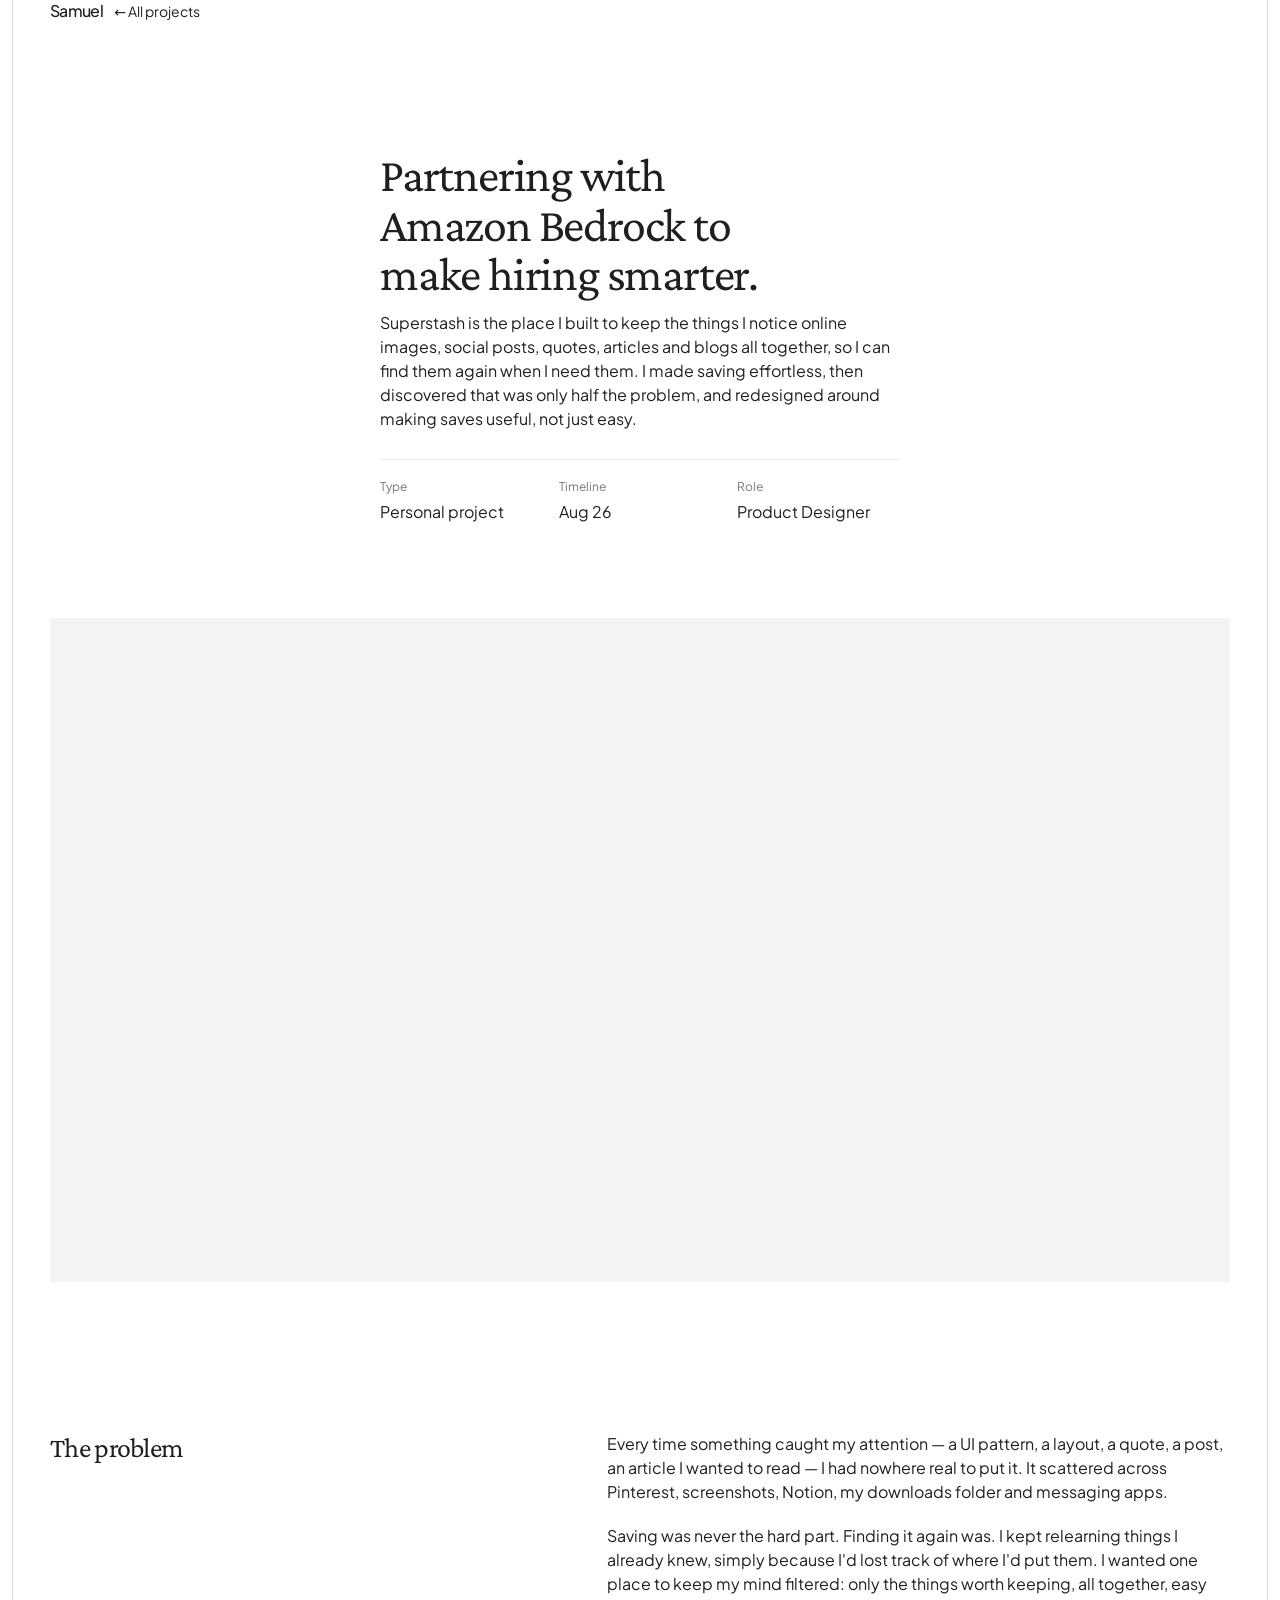
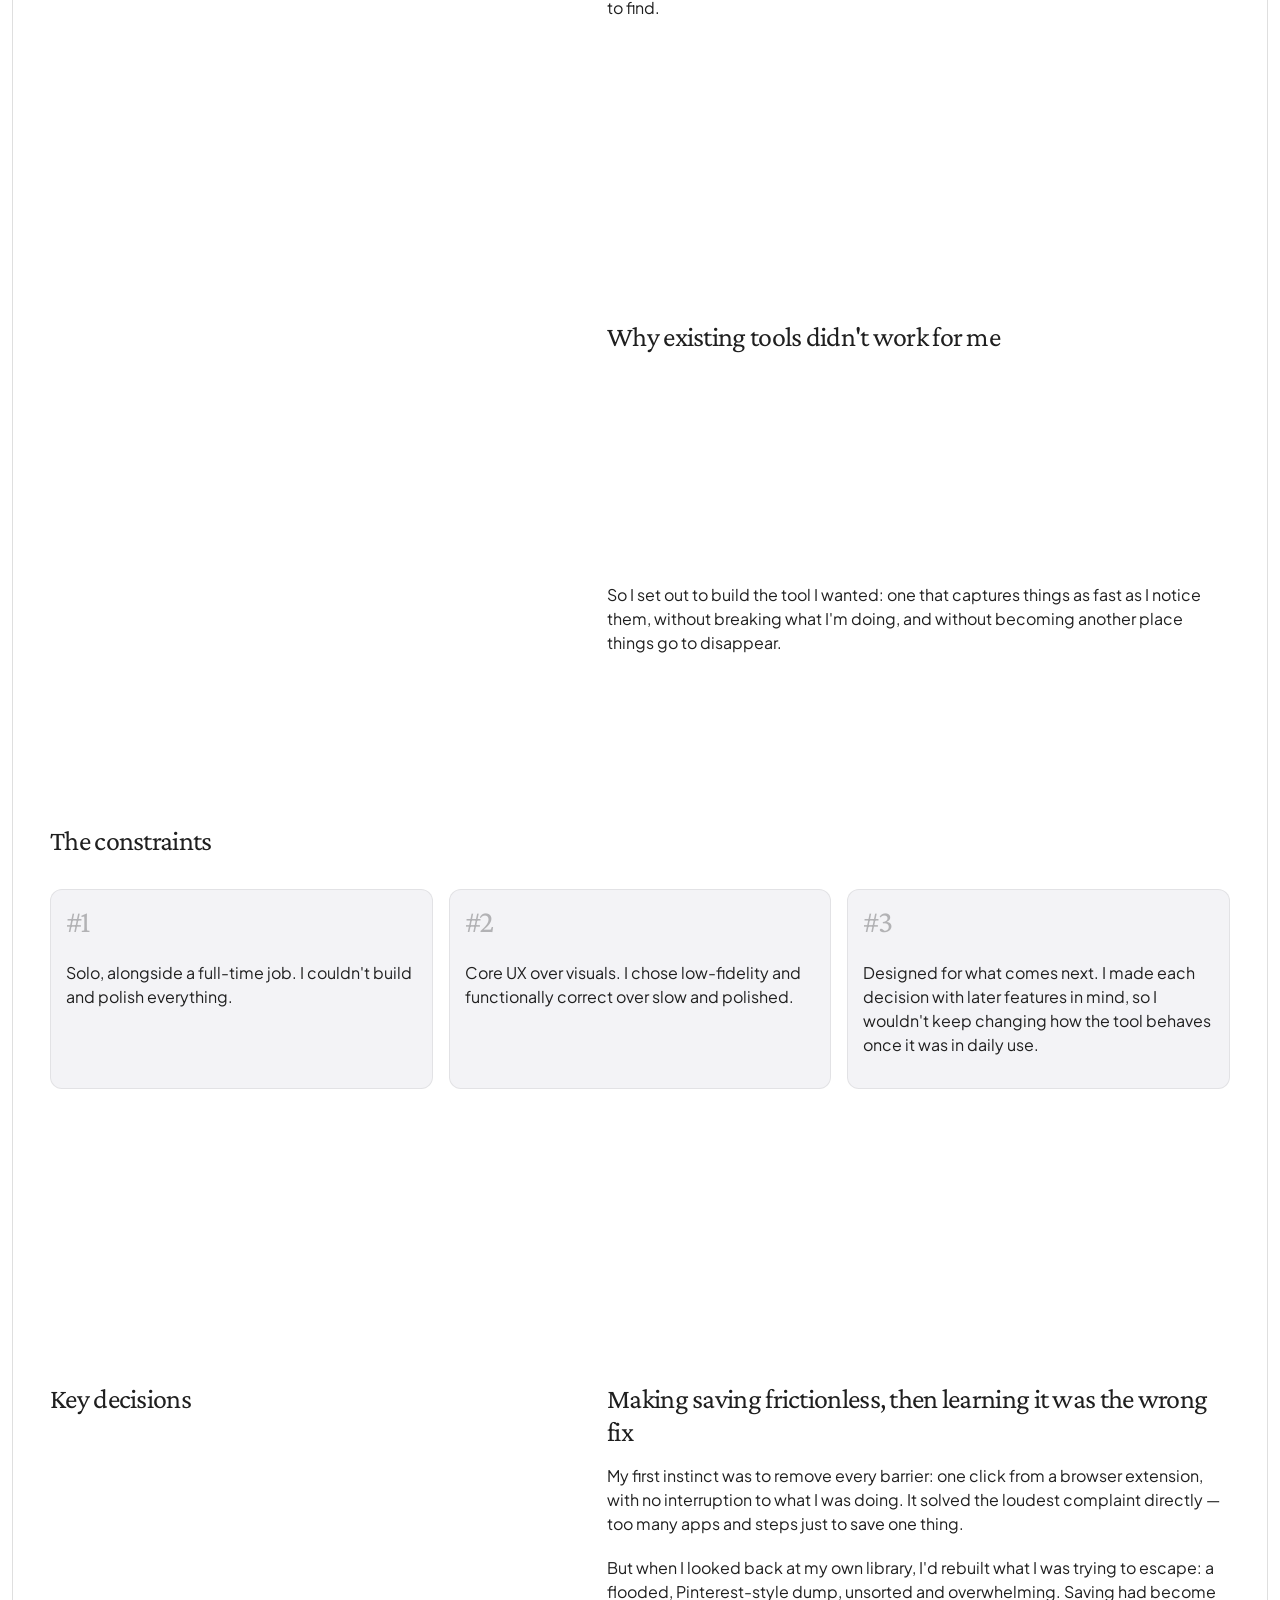
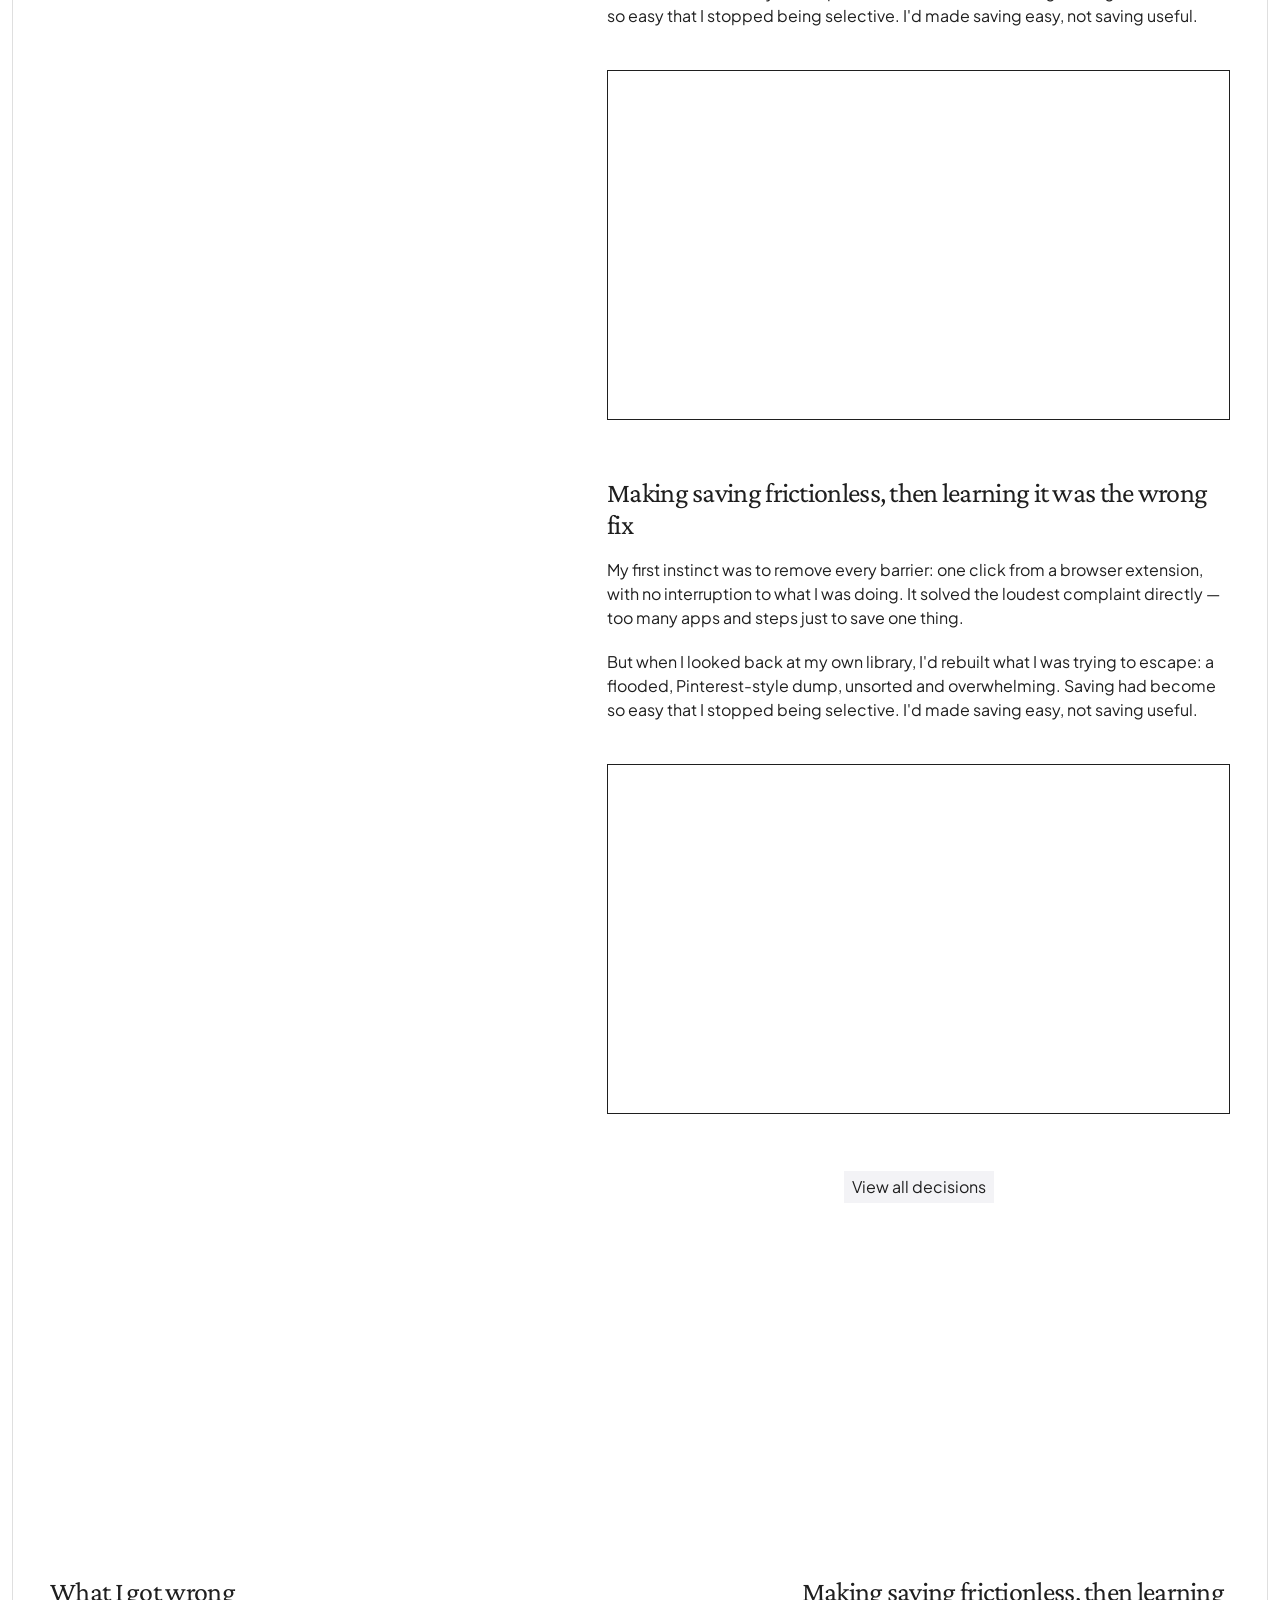
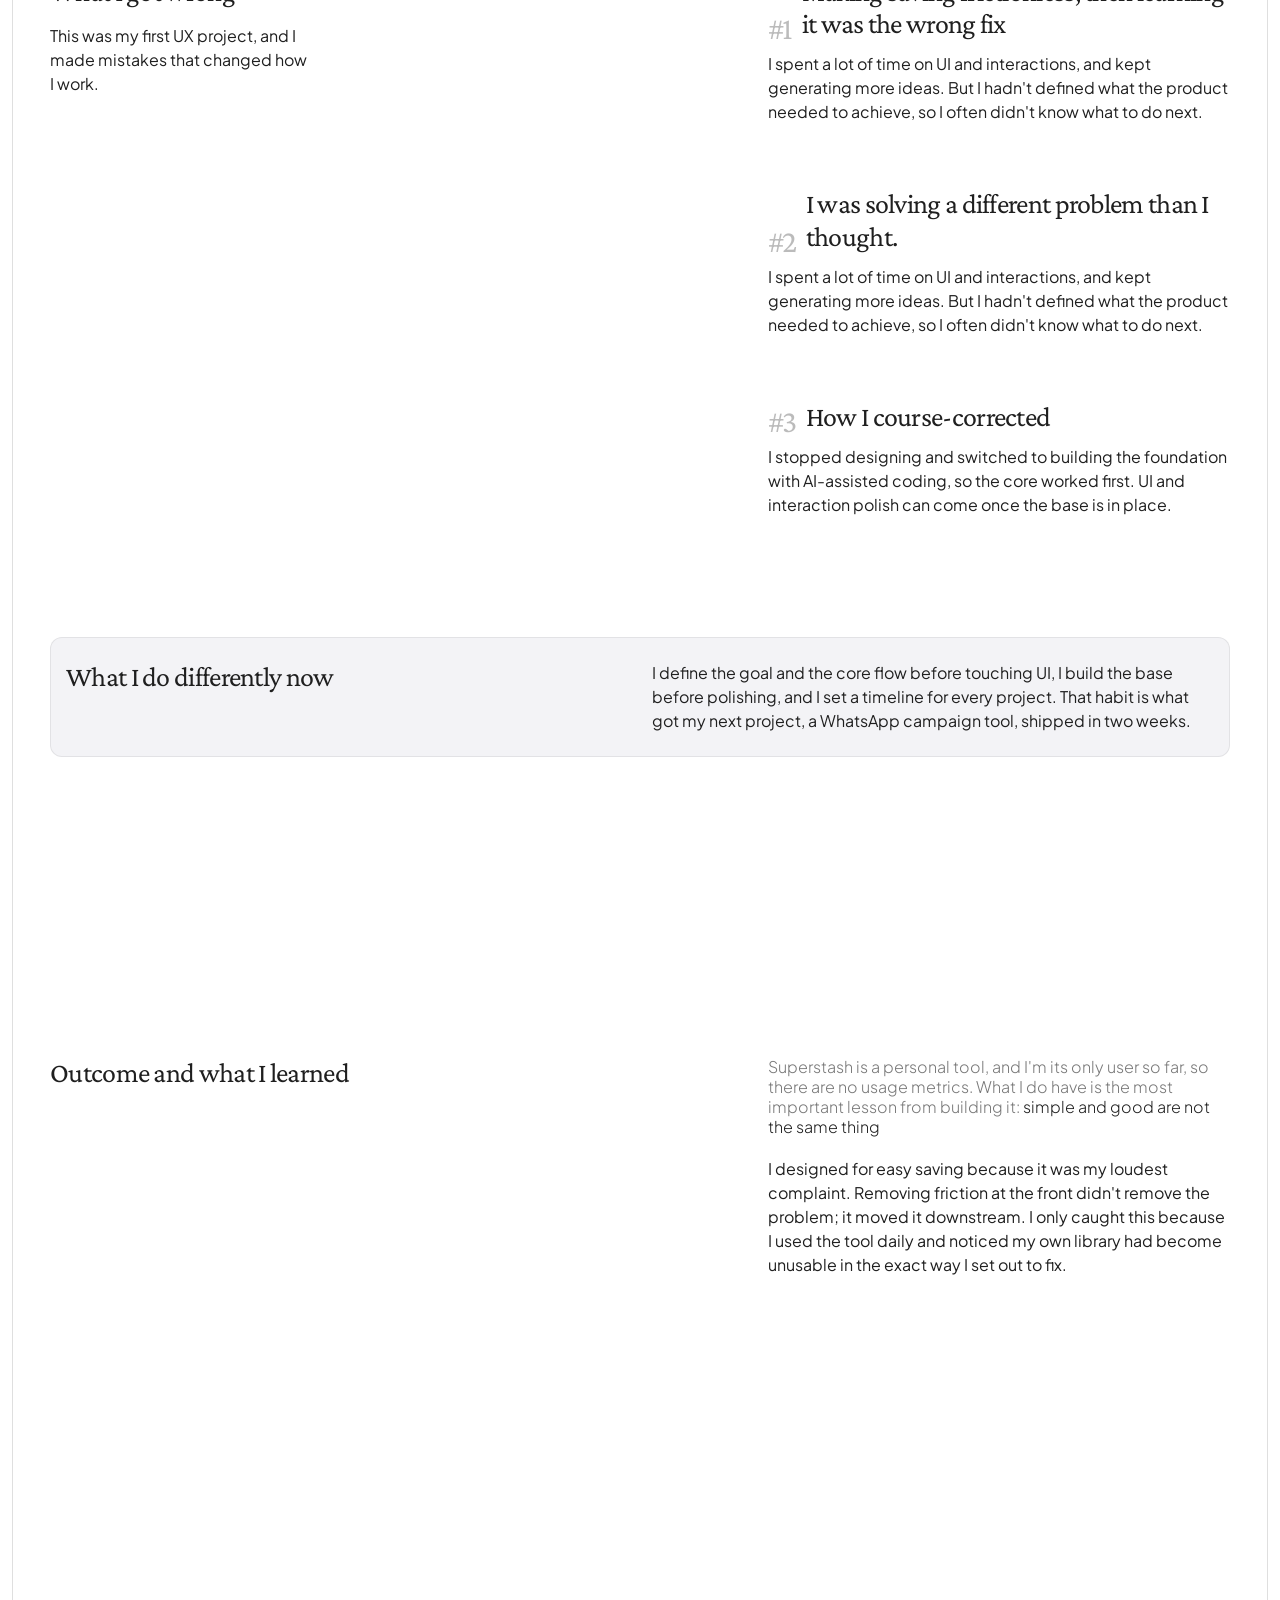
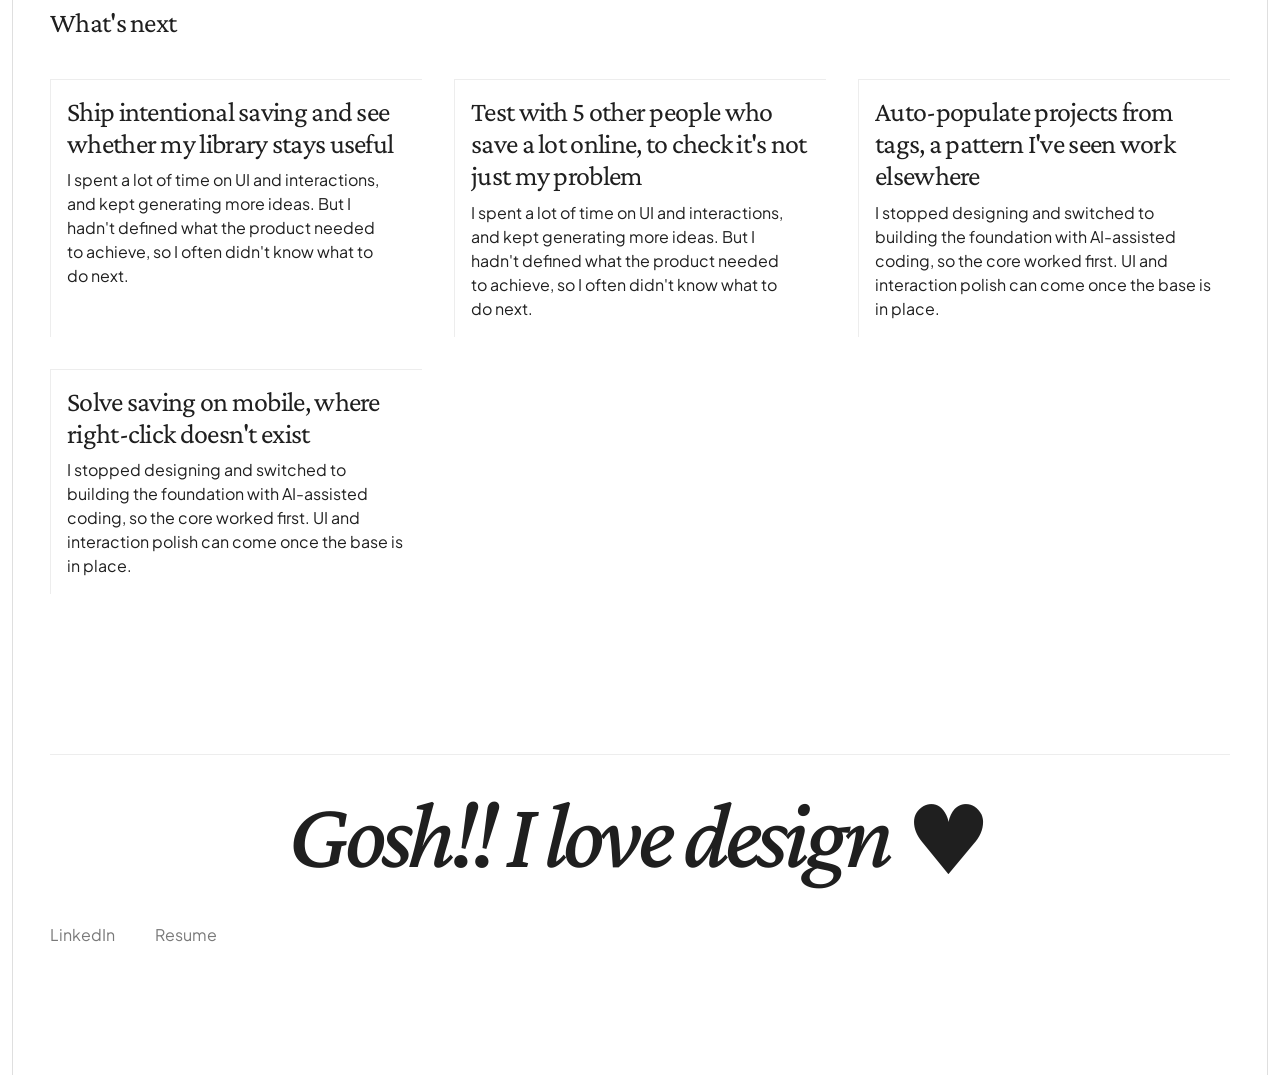
<file: _reference/project-view.html>
<!DOCTYPE html>
<html lang="en">
<head>
<meta charset="utf-8">
<meta name="viewport" content="width=device-width, initial-scale=1">
<title>Superstash — Samuel</title>
<link rel="preconnect" href="https://fonts.googleapis.com">
<link rel="preconnect" href="https://fonts.gstatic.com" crossorigin>
<link href="https://fonts.googleapis.com/css2?family=Averia+Libre:ital,wght@0,300;0,400;1,400&display=swap" rel="stylesheet">
<link rel="stylesheet" href="../styles.css">
</head>
<body>
<main class="page">
  <div class="container">

    <nav class="topnav">
      <a class="brand" href="../index.html">
        <span class="brand-mark"></span>
        <span class="t-h16">Samuel</span>
      </a>
      <a class="chip" href="../index.html#work">← All projects</a>
    </nav>

    <header class="project-intro">
      <div class="project-intro-inner">
        <div class="stack" style="gap:8px">
          <h1 class="t-display">Partnering with Amazon Bedrock to make hiring smarter.</h1>
          <p class="t-body">Superstash is the place I built to keep the things I notice online images, social posts, quotes, articles and blogs all together, so I can find them again when I need them. I made saving effortless, then discovered that was only half the problem, and redesigned around making saves useful, not just easy.</p>
        </div>
        <dl class="meta">
          <div><dt>Type</dt><dd>Personal project</dd></div>
          <div><dt>Timeline</dt><dd>Aug 26</dd></div>
          <div><dt>Role</dt><dd>Product Designer</dd></div>
        </dl>
      </div>
    </header>

    <section style="padding-top:96px">
      <div class="placeholder" style="aspect-ratio:16/9;max-width:100%"></div>
    </section>

    <section class="split" style="padding-top:clamp(96px,11.72vw,150px)">
      <h2 class="t-h24 label-col">The problem</h2>
      <div class="content-col">
        <div class="stack" style="gap:20px">
          <p class="t-body">Every time something caught my attention — a UI pattern, a layout, a quote, a post, an article I wanted to read — I had nowhere real to put it. It scattered across Pinterest, screenshots, Notion, my downloads folder and messaging apps.</p>
          <p class="t-body">Saving was never the hard part. Finding it again was. I kept relearning things I already knew, simply because I'd lost track of where I'd put them. I wanted one place to keep my mind filtered: only the things worth keeping, all together, easy to find.</p>
        </div>
        <h3 class="t-h16" style="margin-top:clamp(48px,23.52vw,301px)">Why existing tools didn't work for me</h3>
        <p class="t-body" style="margin-top:clamp(48px,17.97vw,230px)">So I set out to build the tool I wanted: one that captures things as fast as I notice them, without breaking what I'm doing, and without becoming another place things go to disappear.</p>
      </div>
    </section>

    <section class="stack" style="padding-top:clamp(96px,13.28vw,170px);gap:32px">
      <h2 class="t-h24">The constraints</h2>
      <div class="constraints">
        <div class="tile">
          <span class="t-num">#1</span>
          <p class="t-body">Solo, alongside a full-time job. I couldn't build and polish everything.</p>
        </div>
        <div class="tile">
          <span class="t-num">#2</span>
          <p class="t-body">Core UX over visuals. I chose low-fidelity and functionally correct over slow and polished.</p>
        </div>
        <div class="tile">
          <span class="t-num">#3</span>
          <p class="t-body">Designed for what comes next. I made each decision with later features in mind, so I wouldn't keep changing how the tool behaves once it was in daily use.</p>
        </div>
      </div>
    </section>

    <section class="split" style="padding-top:clamp(96px,22.97vw,294px)">
      <h2 class="t-h24 label-col" style="white-space:nowrap">Key decisions</h2>
      <div class="content-col" style="align-items:center;gap:57px">
        <div class="stack" style="align-self:stretch;gap:42px">
          <div class="stack" style="gap:16px">
            <h3 class="t-h16">Making saving frictionless, then learning it was the wrong fix</h3>
            <div class="stack" style="gap:20px">
              <p class="t-body">My first instinct was to remove every barrier: one click from a browser extension, with no interruption to what I was doing. It solved the loudest complaint directly — too many apps and steps just to save one thing.</p>
              <p class="t-body">But when I looked back at my own library, I'd rebuilt what I was trying to escape: a flooded, Pinterest-style dump, unsorted and overwhelming. Saving had become so easy that I stopped being selective. I'd made saving easy, not saving useful.</p>
            </div>
          </div>
          <div class="frame"></div>
        </div>
        <div class="stack" style="align-self:stretch;gap:42px">
          <div class="stack" style="gap:16px">
            <h3 class="t-h16">Making saving frictionless, then learning it was the wrong fix</h3>
            <div class="stack" style="gap:20px">
              <p class="t-body">My first instinct was to remove every barrier: one click from a browser extension, with no interruption to what I was doing. It solved the loudest complaint directly — too many apps and steps just to save one thing.</p>
              <p class="t-body">But when I looked back at my own library, I'd rebuilt what I was trying to escape: a flooded, Pinterest-style dump, unsorted and overwhelming. Saving had become so easy that I stopped being selective. I'd made saving easy, not saving useful.</p>
            </div>
          </div>
          <div class="frame"></div>
        </div>
        <a class="btn-soft" href="#">View all decisions</a>
      </div>
    </section>

    <section class="stack" style="padding-top:clamp(96px,29.14vw,373px);gap:120px">
      <div class="split" style="gap:48px">
        <div class="stack" style="flex:0 1 283px;gap:16px">
          <h2 class="t-h24" style="white-space:nowrap">What I got wrong</h2>
          <p class="t-body">This was my first UX project, and I made mistakes that changed how I work.</p>
        </div>
        <div class="stack" style="flex:0 1 462px;gap:64px">
          <div class="stack" style="gap:8px">
            <div class="mistake-head">
              <span class="t-num">#1</span>
              <h3 class="t-h16">Making saving frictionless, then learning it was the wrong fix</h3>
            </div>
            <p class="t-body">I spent a lot of time on UI and interactions, and kept generating more ideas. But I hadn't defined what the product needed to achieve, so I often didn't know what to do next.</p>
          </div>
          <div class="stack" style="gap:8px">
            <div class="mistake-head">
              <span class="t-num">#2</span>
              <h3 class="t-h16">I was solving a different problem than I thought.</h3>
            </div>
            <p class="t-body">I spent a lot of time on UI and interactions, and kept generating more ideas. But I hadn't defined what the product needed to achieve, so I often didn't know what to do next.</p>
          </div>
          <div class="stack" style="gap:8px">
            <div class="mistake-head">
              <span class="t-num">#3</span>
              <h3 class="t-h16">How I course-corrected</h3>
            </div>
            <p class="t-body">I stopped designing and switched to building the foundation with AI-assisted coding, so the core worked first. UI and interaction polish can come once the base is in place.</p>
          </div>
        </div>
      </div>
      <div class="tile" style="padding:24px 16px;display:flex;flex-wrap:wrap;gap:24px">
        <h3 class="t-h24" style="flex:1 1 300px">What I do differently now</h3>
        <p class="t-body" style="flex:1 1 300px">I define the goal and the core flow before touching UI, I build the base before polishing, and I set a timeline for every project. That habit is what got my next project, a WhatsApp campaign tool, shipped in two weeks.</p>
      </div>
    </section>

    <section class="split" style="padding-top:clamp(96px,23.44vw,300px)">
      <h2 class="t-h24" style="flex:1 1 280px">Outcome and what I learned</h2>
      <div class="stack" style="flex:0 1 462px;gap:20px">
        <p style="font-weight:300;font-size:16px;line-height:20px;text-wrap:pretty"><span style="opacity:.6">Superstash is a personal tool, and I'm its only user so far, so there are no usage metrics. What I do have is the most important lesson from building it: </span>simple and good are not the same thing</p>
        <p class="t-body">I designed for easy saving because it was my loudest complaint. Removing friction at the front didn't remove the problem; it moved it downstream. I only caught this because I used the tool daily and noticed my own library had become unusable in the exact way I set out to fix.</p>
      </div>
    </section>

    <section class="stack" style="padding-top:clamp(96px,25.78vw,330px);gap:40px">
      <h2 class="t-h24">What's next</h2>
      <div class="next-grid">
        <div>
          <h3 class="t-h16">Ship intentional saving and see whether my library stays useful</h3>
          <p class="t-body">I spent a lot of time on UI and interactions, and kept generating more ideas. But I hadn't defined what the product needed to achieve, so I often didn't know what to do next.</p>
        </div>
        <div>
          <h3 class="t-h16">Test with 5 other people who save a lot online, to check it's not just my problem</h3>
          <p class="t-body">I spent a lot of time on UI and interactions, and kept generating more ideas. But I hadn't defined what the product needed to achieve, so I often didn't know what to do next.</p>
        </div>
        <div>
          <h3 class="t-h16">Auto-populate projects from tags, a pattern I've seen work elsewhere</h3>
          <p class="t-body">I stopped designing and switched to building the foundation with AI-assisted coding, so the core worked first. UI and interaction polish can come once the base is in place.</p>
        </div>
        <div>
          <h3 class="t-h16">Solve saving on mobile, where right-click doesn't exist</h3>
          <p class="t-body">I stopped designing and switched to building the foundation with AI-assisted coding, so the core worked first. UI and interaction polish can come once the base is in place.</p>
        </div>
      </div>
    </section>

    <footer class="footer-gosh">
      <div class="rule"></div>
      <div class="sign">
        <span class="sign-text">Gosh!! I love design</span>
        <span class="sign-heart" aria-hidden="true">♥</span>
      </div>
      <nav class="footer-links">
        <a href="https://www.linkedin.com/in/samuel-joseph8" target="_blank" rel="noopener">LinkedIn</a>
        <a href="../assets/Samuel-Joseph-Resume.pdf" target="_blank" rel="noopener">Resume</a>
      </nav>
    </footer>

  </div>
</main>
</body>
</html>
</file>
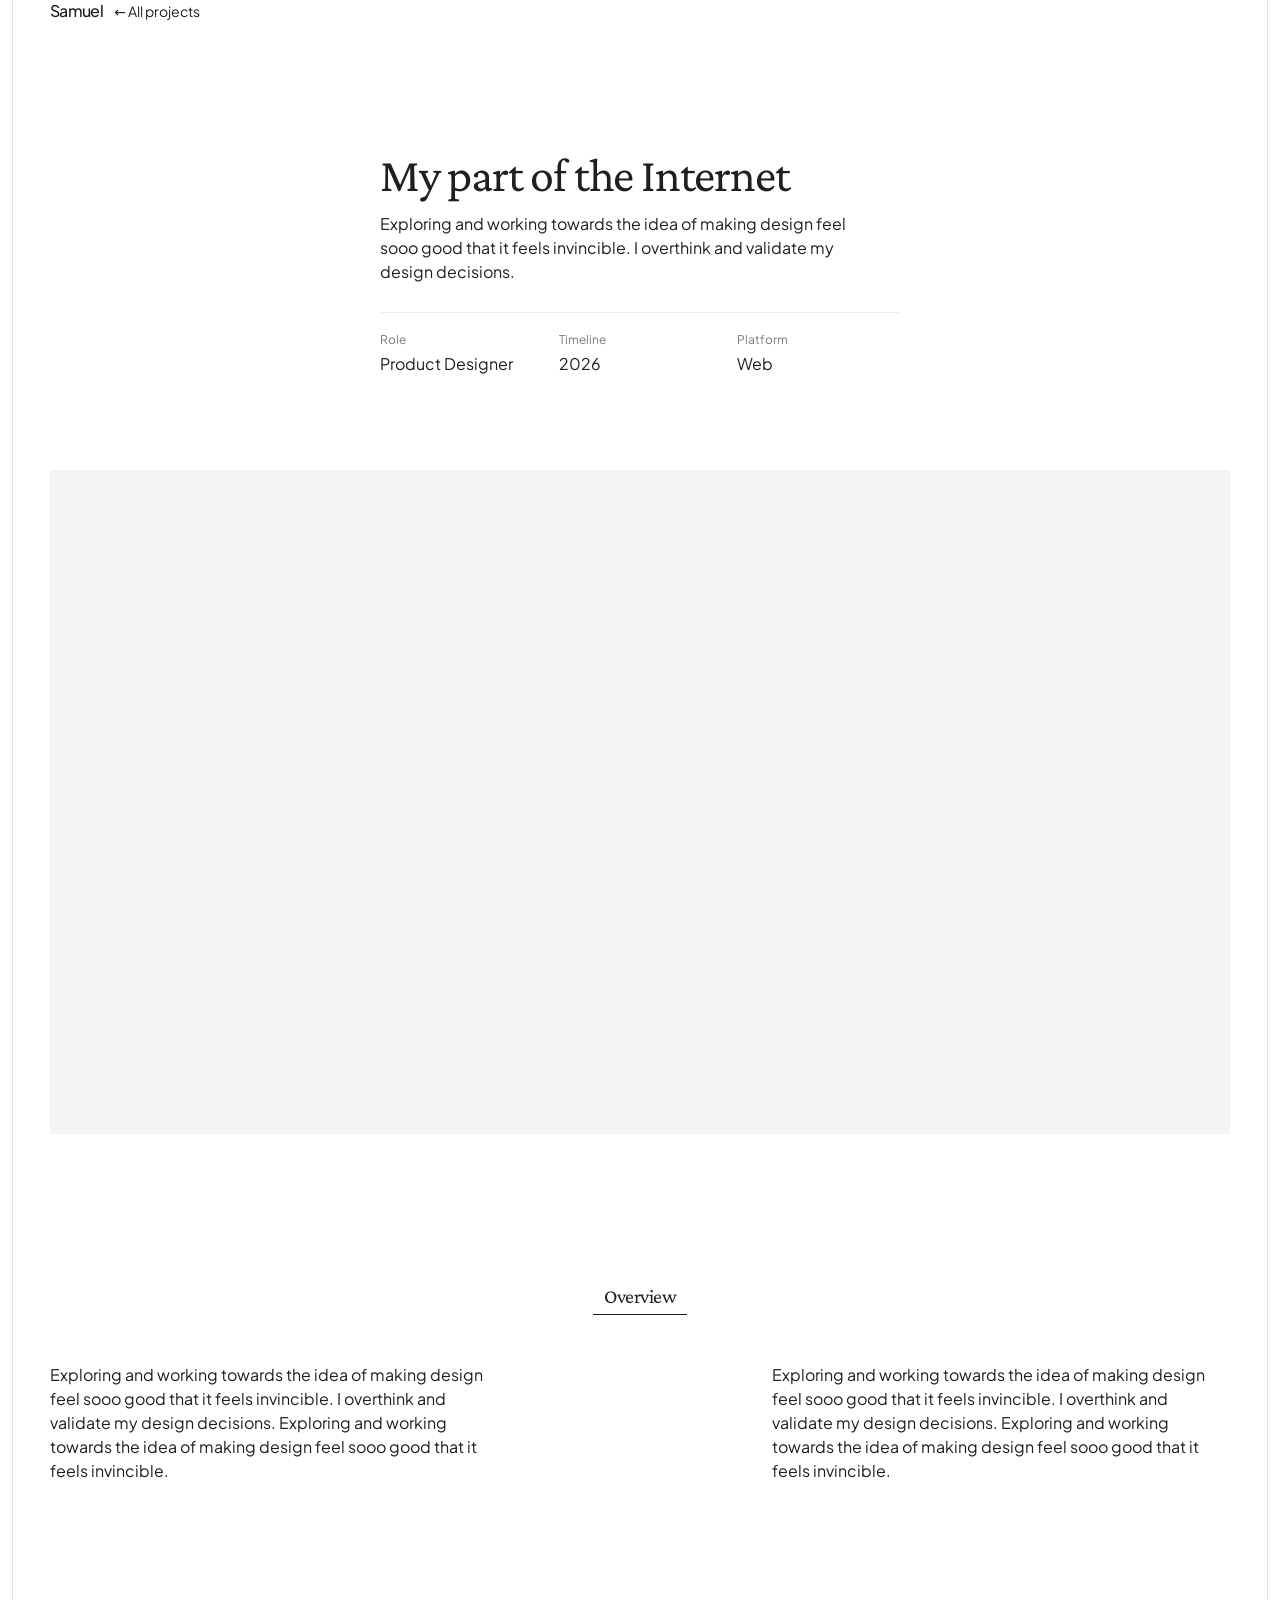
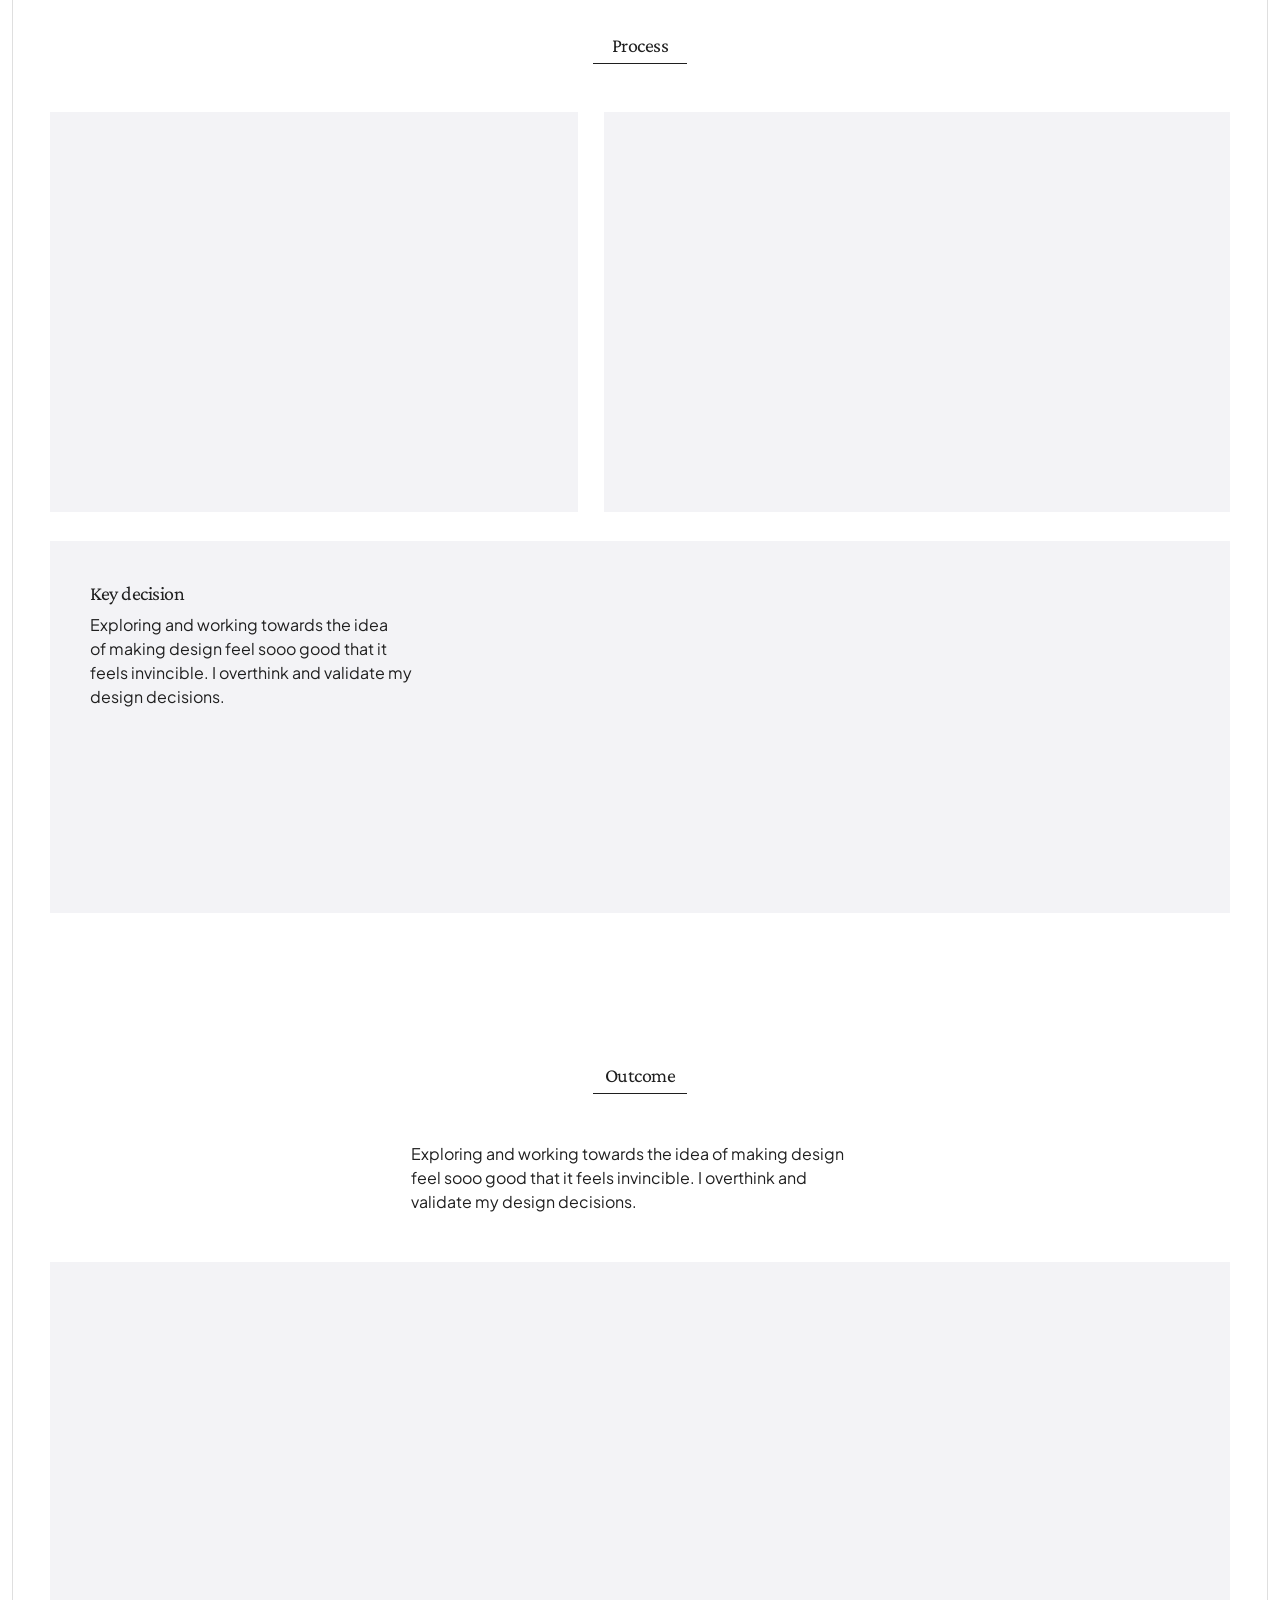
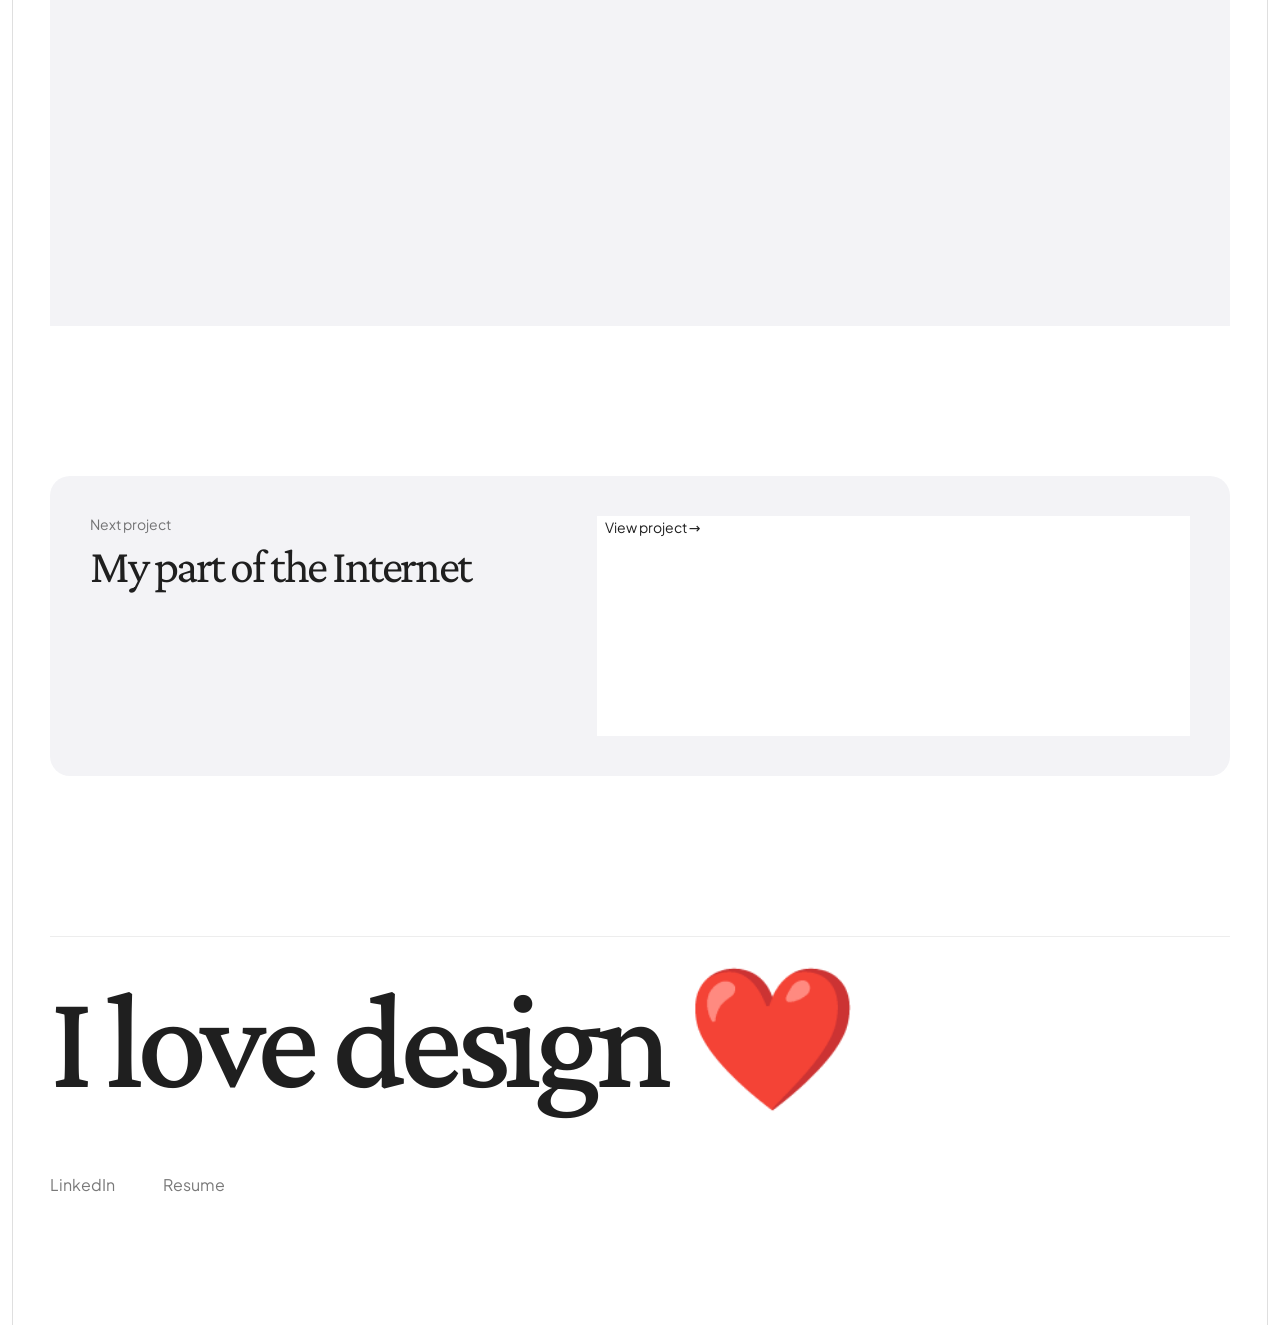
<file: _reference/project.html>
<!DOCTYPE html>
<html lang="en">
<head>
<meta charset="utf-8">
<meta name="viewport" content="width=device-width, initial-scale=1">
<title>My part of the Internet — Samuel</title>
<link rel="preconnect" href="https://fonts.googleapis.com">
<link rel="preconnect" href="https://fonts.gstatic.com" crossorigin>
<link href="https://fonts.googleapis.com/css2?family=Averia+Libre:wght@300;400&display=swap" rel="stylesheet">
<link rel="stylesheet" href="../styles.css">
</head>
<body>
<main class="page">
  <div class="container">

    <nav class="topnav">
      <a class="brand" href="../index.html">
        <span class="brand-mark"></span>
        <span class="t-h16">Samuel</span>
      </a>
      <a class="chip" href="../index.html#work">← All projects</a>
    </nav>

    <header class="project-intro">
      <div class="project-intro-inner">
        <div class="stack" style="gap:8px">
          <h1 class="t-display">My part of the Internet</h1>
          <p class="t-body">Exploring and working towards the idea of making design feel sooo good that it feels invincible. I overthink and validate my design decisions.</p>
        </div>
        <dl class="meta">
          <div><dt>Role</dt><dd>Product Designer</dd></div>
          <div><dt>Timeline</dt><dd>2026</dd></div>
          <div><dt>Platform</dt><dd>Web</dd></div>
        </dl>
      </div>
    </header>

    <section style="padding-top:96px">
      <div class="placeholder" style="aspect-ratio:16/9;max-width:100%"></div>
    </section>

    <section class="stack" style="padding-top:clamp(96px,11.72vw,150px);gap:48px">
      <div class="section-heading"><h2 class="t-title">Overview</h2></div>
      <div class="split">
        <p class="t-body half">Exploring and working towards the idea of making design feel sooo good that it feels invincible. I overthink and validate my design decisions. Exploring and working towards the idea of making design feel sooo good that it feels invincible.</p>
        <p class="t-body half">Exploring and working towards the idea of making design feel sooo good that it feels invincible. I overthink and validate my design decisions. Exploring and working towards the idea of making design feel sooo good that it feels invincible.</p>
      </div>
    </section>

    <section class="stack" style="padding-top:clamp(96px,11.72vw,150px);gap:48px">
      <div class="section-heading"><h2 class="t-title">Process</h2></div>
      <div class="gallery">
        <div class="gallery-row">
          <div class="g-narrow"></div>
          <div class="g-wide"></div>
        </div>
        <div class="placeholder" style="min-height:372px;padding:40px">
          <div class="stack" style="max-width:350px;gap:8px">
            <h3 class="t-title">Key decision</h3>
            <p class="t-body">Exploring and working towards the idea of making design feel sooo good that it feels invincible. I overthink and validate my design decisions.</p>
          </div>
        </div>
      </div>
    </section>

    <section class="stack" style="padding-top:clamp(96px,11.72vw,150px);gap:48px">
      <div class="section-heading"><h2 class="t-title">Outcome</h2></div>
      <div style="display:flex;justify-content:center">
        <p class="t-body" style="max-width:458px">Exploring and working towards the idea of making design feel sooo good that it feels invincible. I overthink and validate my design decisions.</p>
      </div>
      <div class="placeholder" style="aspect-ratio:16/9;max-width:100%"></div>
    </section>

    <section style="padding-top:clamp(96px,11.72vw,150px)">
      <a class="next-project" href="case-study.html">
        <div class="stack" style="gap:8px">
          <span class="t-small" style="opacity:.6">Next project</span>
          <span class="t-display">My part of the Internet</span>
        </div>
        <span class="chip">View project →</span>
      </a>
    </section>

    <footer class="footer-big">
      <div class="rule"></div>
      <p class="big">I love design ❤️</p>
      <nav class="footer-links">
        <a href="https://www.linkedin.com/in/samuel-joseph8" target="_blank" rel="noopener">LinkedIn</a>
        <a href="../assets/Samuel-Joseph-Resume.pdf" target="_blank" rel="noopener">Resume</a>
      </nav>
    </footer>

  </div>
</main>
</body>
</html>
</file>
<file: styles.css>
/* Samuel Joseph Â· portfolio
   One column, 1180px max. Two typefaces: Crimson Pro for headings and
   display text, Plus Jakarta Sans for everything else (body, UI, small text).
   Spacing comes from three tokens:
   --section-gap between sections, --block-gap between big blocks inside one,
   --head-gap between a section heading and its content. */
/* Official Google Fonts Latin subsets, distributed with their OFL licenses. */
@font-face {
  font-family: 'Plus Jakarta Sans';
  font-style: normal;
  font-weight: 200 800;
  font-display: swap;
  src: url('assets/fonts/plus-jakarta-sans-latin-variable.woff2') format('woff2');
}
@font-face {
  font-family: 'Crimson Pro';
  font-style: normal;
  font-weight: 200 900;
  font-display: swap;
  src: url('assets/fonts/crimson-pro-latin-variable.woff2') format('woff2');
}
@font-face {
  font-family: 'Crimson Pro';
  font-style: italic;
  font-weight: 200 900;
  font-display: swap;
  src: url('assets/fonts/crimson-pro-latin-italic-variable.woff2') format('woff2');
}

:root {
  color-scheme: light;
  --bg: rgb(255, 255, 255);
  --surface: #F3F3F6;
  --surface-alt: rgb(239, 239, 241);
  --white: rgb(255, 255, 255);
  --ink: #1F1F1F;
  --ink-hover: rgb(48, 48, 48);
  --muted: rgba(31, 31, 31, 0.6);
  --faint: rgba(31, 31, 31, 0.3);
  --hairline: rgba(31, 31, 31, 0.08);
  --tip-bg: rgb(30, 30, 30);
  --device-screen: rgb(30, 30, 30);
  --link: #0066CC;
  --content-width: 1180px;

  --font: 'Crimson Pro', Georgia, 'Times New Roman', serif;
  --font-display: var(--font);
  --font-sub: 'Plus Jakarta Sans', system-ui, sans-serif;
  --tracking: 0;

  --section-gap: clamp(96px, 12.5vw, 160px);
  --block-gap: 64px;
  --head-gap: 40px;
  --radius: 12px;
}

*, *::before, *::after { box-sizing: border-box; }
html { scroll-behavior: auto; }
body { margin: 0; background: var(--bg); color: var(--ink); -webkit-font-smoothing: antialiased; }
a { color: var(--ink); text-decoration: none; }
h1, h2, h3, p, dl, dd { margin: 0; }
h2, h3 { scroll-margin-top: 48px; }

.page {
  font-family: var(--font-sub);
  letter-spacing: var(--tracking);
  color: var(--ink);
  background: var(--bg);
  min-height: 100vh;
  --page-x: 24px;
  padding: 0 var(--page-x);
  overflow-x: clip;
  position: relative;
  isolation: isolate;
}
.container { max-width: var(--content-width); margin: 0 auto; }

/* Page frame: two vertical lines a little outside the content column,
   crossed by rules that end on them. The same rule places them on every page:
   24px under the header, then halfway into the gap above each section.
   Drawn behind the content so they never cover media. On narrow screens the
   vertical lines sit halfway between the screen edge and the content. */
.page {
  --frame-x: max(var(--page-x) / 2, (100% - var(--content-width)) / 2 - 40px);
  --frame-line: rgba(31, 31, 31, 0.14);
  container-type: inline-size;
}
@media (max-width: 640px) { .page { --page-x: 32px; } }
.page::before {
  content: "";
  position: absolute;
  inset: 0 var(--frame-x);
  z-index: -1;
  border-inline: 1px solid var(--frame-line);
  pointer-events: none;
}
.page .site-nav,
.container > .sec { position: relative; }
.page .site-nav::after,
.container > .sec::before,
.home-project::after,
.wa-project-details::before, .case-project-details::before,
.wa-project-details::after, .case-project-details::after {
  content: "";
  position: absolute;
  /* Rules end on the two vertical frame lines, never past them. cqw is the
     page's content width, so the page edge sits a further --page-x outside it.
     Measured from the column's left edge, so narrower sections still line up. */
  --half-frame: calc(50cqw + var(--page-x) - max(var(--page-x) / 2, (100cqw + 2 * var(--page-x) - var(--content-width)) / 2 - 40px));
  /* Each rule is drawn as a strip: the 1px line through its middle and a plus
     mark on each end, centred where it meets a vertical frame line. */
  --node: 9px;
  --node-stroke: 1px;
  --node-color: #7A7A7A;
  /* Offset by (node - 1) / 2 so the 1px arms land on the 1px frame lines exactly. */
  left: calc(min(100cqw, var(--content-width)) / 2 - var(--half-frame) - (var(--node) - 1px) / 2);
  width: calc(2 * var(--half-frame) + var(--node) - 1px);
  height: var(--node);
  transform: translateY(calc(0.5px - var(--node) / 2));
  background:
    linear-gradient(var(--node-color), var(--node-color)) left calc(var(--node) / 2 * (1 - var(--node-in))) center / calc(var(--node) * var(--node-in)) var(--node-stroke) no-repeat,
    linear-gradient(var(--node-color), var(--node-color)) left calc(var(--node) / 2 - var(--node-stroke) / 2) top calc(var(--node) / 2 * (1 - var(--node-in))) / var(--node-stroke) calc(var(--node) * var(--node-in)) no-repeat,
    linear-gradient(var(--node-color), var(--node-color)) right calc(var(--node) / 2 * (1 - var(--node-in))) center / calc(var(--node) * var(--node-in)) var(--node-stroke) no-repeat,
    linear-gradient(var(--node-color), var(--node-color)) right calc(var(--node) / 2 - var(--node-stroke) / 2) top calc(var(--node) / 2 * (1 - var(--node-in))) / var(--node-stroke) calc(var(--node) * var(--node-in)) no-repeat,
    /* The line in two halves, each growing in from a plus mark until they meet in the middle. */
    linear-gradient(var(--frame-line), var(--frame-line)) left calc(var(--node) / 2) center / calc((50% - var(--node) / 2) * var(--draw)) 1px no-repeat,
    linear-gradient(var(--frame-line), var(--frame-line)) right calc(var(--node) / 2) center / calc((50% - var(--node) / 2) * var(--draw)) 1px no-repeat;
  pointer-events: none;
  transition: --node-in .4s cubic-bezier(.3, 1.6, .5, 1), --draw .8s cubic-bezier(.6, 0, .2, 1) .2s;
}

/* Frame lines draw in as they come into view. The head script adds .lines-anim (skipped for reduced
   motion) and site.js adds .is-linked to each rule's section once it's on screen. Without either,
   --node-in and --draw keep their initial 1 and every line shows fully drawn. */
@property --node-in { syntax: '<number>'; inherits: false; initial-value: 1; }
@property --draw { syntax: '<number>'; inherits: false; initial-value: 1; }
.lines-anim .page .site-nav::after,
.lines-anim .container > .sec::before,
.lines-anim .wa-project-details::before, .lines-anim .case-project-details::before,
.lines-anim .wa-project-details::after, .lines-anim .case-project-details::after { --node-in: 0; --draw: 0; }
.lines-anim .page .site-nav.is-linked::after,
.lines-anim .container > .sec.is-linked::before,
.lines-anim .wa-project-details.is-linked::before, .lines-anim .case-project-details.is-linked::before,
.lines-anim .wa-project-details.is-linked::after, .lines-anim .case-project-details.is-linked::after { --node-in: 1; --draw: 1; }
/* The header rule waits for the vertical lines to reach it. */
.lines-anim .page .site-nav::after { transition-delay: .25s, .45s; }
/* The vertical lines draw down the page on load, quickly past the first screen. */
.lines-anim .page::before { animation: frame-down 1.8s cubic-bezier(.4, 0, .9, .5) both; }
@keyframes frame-down { from { clip-path: inset(0 0 100% 0); } to { clip-path: inset(0 0 0 0); } }
/* The nav's rule is its bottom edge: the nav has the same padding above and below its row (32px, 24px on phones). */
.page .site-nav::after { top: 100%; }

/* The nav stays at the top: it slides away while scrolling down and comes back on any scroll up (site.js
   sets .is-hidden). A backdrop the width of the frame keeps content from showing through behind it. */
.page .site-nav { position: sticky; top: 0; z-index: 30; transition: transform .35s cubic-bezier(.2, .7, .2, 1); }
.page .site-nav.is-hidden { transform: translateY(calc(-100% - 8px)); }
.page .site-nav::before {
  content: "";
  position: absolute;
  inset-block: 0;
  --half-frame: calc(50cqw + var(--page-x) - max(var(--page-x) / 2, (100cqw + 2 * var(--page-x) - var(--content-width)) / 2 - 40px));
  /* 1px in from each side so the vertical frame lines stay visible beside it. */
  left: calc(min(100cqw, var(--content-width)) / 2 - var(--half-frame) + 1px);
  width: calc(2 * var(--half-frame) - 2px);
  background: var(--bg);
  z-index: -1;
}
@media (prefers-reduced-motion: reduce) { .page .site-nav { transition: none; } }
.container > .sec::before { top: calc(var(--sec-pad) / 2); }
/* The footer's frame rule replaces its old divider; the divider keeps its space. */
.contact > .rule { visibility: hidden; }

/* Spacing */
.sec { --sec-pad: var(--section-gap); padding-top: var(--sec-pad); }
.sec-tight { padding-top: var(--block-gap); }

/* Type */
.page :is(h1, h2, h3, h4, h5, h6),
.t-display, .t-h24, .t-num, .hero-title, .stat-num, .contact-title,
.footer-gosh .sign-text, .footer-big .big {
  font-family: var(--font-display);
}
.page :is(h1, h2, h3, h4, h5, h6) {
  font-weight: 400;
  letter-spacing: -.025em;
}
.t-body { color: var(--ink); font-family: var(--font-sub); font-weight: 400; font-size: 16px; line-height: 1.5; text-wrap: pretty; }
.page :is(h2, h3).t-h16 { font-size: 28px; line-height: 1.15; }
.t-title { font-weight: 500; font-size: 20px; line-height: 1.2; }
.t-display { font-weight: 400; font-size: clamp(40px, 4.2vw, 48px); line-height: 1.04; text-wrap: balance; }
.t-h24 { font-weight: 500; font-size: 28px; line-height: 1.15; text-wrap: balance; }
.t-h16 { font-weight: 500; font-size: 16px; line-height: 1.35; }
.t-small { font-weight: 400; font-size: 14px; line-height: 1.2; }
.t-num { color: var(--faint); font-weight: 400; font-size: 32px; line-height: 1; white-space: nowrap; }
.muted { color: var(--muted); }
.t-body strong { font-weight: 500; color: var(--ink); }

.stack { display: flex; flex-direction: column; }
.split { display: flex; flex-wrap: wrap; justify-content: space-between; gap: 24px; }
.split > .half { flex: 0 1 458px; }

/* Buttons */
.btn {
  display: inline-flex; align-items: center; justify-content: center; gap: 8px;
  height: 40px; padding: 0 16px; border: 0; border-radius: 999px;
  font-family: var(--font-sub); font-weight: 500; font-size: 15px; letter-spacing: 0; line-height: 1;
  white-space: nowrap; cursor: pointer;
  transition: background-color .2s ease, box-shadow .2s ease, transform .2s ease, color .2s ease;
}
.btn-icon { display: inline-block; transition: transform .25s cubic-bezier(.2, .7, .2, 1); }
.btn-primary { background: var(--ink); color: var(--white); box-shadow: 0 1px 2px rgba(0, 0, 0, .12), inset 0 1px 0 rgba(255, 255, 255, .12); }
.btn-primary:hover, a:hover .btn-primary { background: var(--ink-hover); }
.btn-secondary { background: var(--white); color: var(--ink); box-shadow: 0 0 0 1px var(--hairline), 0 1px 2px rgba(0, 0, 0, .06); }
.btn-secondary:hover { box-shadow: 0 0 0 1px rgba(17, 17, 17, .16), 0 2px 6px rgba(0, 0, 0, .08); }
.btn-sm { height: 36px; padding: 0 14px; font-size: 14px; gap: 6px; }
.btn:active { transform: translateY(1px); }
a:hover .btn-icon, .btn:hover .btn-icon { transform: translateX(3px); }
a:hover .btn-icon:first-child, .btn:hover .btn-icon:first-child { transform: translateX(-3px); }

/* Legacy button styles, still used by the reference pages */
.chip { background: var(--white); padding: 4px 8px; font-size: 14px; line-height: 1; white-space: nowrap; }
.btn-soft { background: var(--surface); padding: 8px; font-size: 16px; line-height: 1; white-space: nowrap; }

/* Shared pieces */
.placeholder { background: var(--surface); }
.section-heading { display: flex; flex-direction: column; align-items: center; gap: 6px; }
.section-heading::after { content: ""; width: 94px; height: 1px; background: var(--ink); }
/* Site header: breadcrumbs on the left (Home, then the page), contact and theme buttons on the right. */
.site-nav { display: flex; align-items: center; justify-content: space-between; gap: 16px; padding-block: 32px; }
.nav-crumbs { min-width: 0; }
.nav-crumbs ol { margin: 0; padding: 0; list-style: none; display: flex; align-items: center; min-width: 0; font-size: 16px; line-height: 24px; letter-spacing: var(--track-sm); white-space: nowrap; }
.nav-crumbs li { flex-shrink: 0; }
.nav-crumbs li + li { flex-shrink: 1; min-width: 0; }
.nav-crumbs li + li { overflow: hidden; text-overflow: ellipsis; color: var(--muted); }
.nav-crumbs li + li::before { content: "/"; padding: 0 10px; color: var(--faint); }
.nav-crumbs a { color: var(--ink); font-weight: 500; transition: opacity .2s ease; }
.nav-crumbs a:hover { opacity: .7; }
.nav-actions { display: flex; align-items: center; gap: 8px; }
/* Light/dark toggle. It needs the head script (which sets data-theme), so it stays hidden without it.
   One icon shows the current theme: a sun in light mode, which pulls in its rays while a shadow
   slides over it to leave a crescent moon in dark mode. */
.theme-toggle { color: var(--ink); }
html:not([data-theme]) .theme-toggle { display: none; }
.theme-icon { width: 20px; height: 20px; overflow: visible; transition: transform .35s cubic-bezier(.2, .7, .2, 1); }
.theme-toggle:hover .theme-icon { transform: rotate(-15deg); }
.theme-icon .core { transition: r .45s cubic-bezier(.4, 0, .2, 1); }
.theme-icon .bite { transition: cx .45s cubic-bezier(.4, 0, .2, 1), cy .45s cubic-bezier(.4, 0, .2, 1); }
.theme-icon .rays { transform-origin: 12px 12px; transition: transform .45s cubic-bezier(.4, 0, .2, 1), opacity .3s ease; }
[data-theme="dark"] .theme-icon .core { r: 8.5px; }
[data-theme="dark"] .theme-icon .bite { cx: 17px; cy: 7px; }
[data-theme="dark"] .theme-icon .rays { transform: rotate(60deg) scale(.4); opacity: 0; }
/* The theme switch spreads out in a circle from the toggle (site.js runs it as a view transition). */
::view-transition-old(root), ::view-transition-new(root) { animation: none; mix-blend-mode: normal; }
.avatar { background: var(--white) url("assets/profile.jpg") center / cover no-repeat; }

/* A case study opens 64px below the nav's rule (40px on phones), like the home hero. */
body .site-nav + .project-intro { padding-top: 64px; }
.rule { height: 1px; background: var(--hairline); }

/* Footer */
.footer-links { display: flex; }
.footer-links a { color: var(--muted); font-size: 16px; line-height: 24px; transition: color .2s ease; }
.footer-links a:hover { color: var(--ink); }
/* External-link arrow drawn as SVG: the ↗ character turns into a colour emoji on some phones. */
.footer-links a { display: inline-flex; align-items: center; gap: 4px; }
.ext-arrow { width: 18px; height: 18px; fill: none; stroke: currentColor; stroke-width: 1.4; stroke-linecap: round; stroke-linejoin: round; transition: transform .25s cubic-bezier(.2, .7, .2, 1); }
.footer-links a:hover .ext-arrow { transform: translate(2px, -2px); }
.footer-gosh { padding-top: var(--section-gap); padding-bottom: clamp(72px, 10vw, 128px); display: flex; flex-direction: column; }
.footer-gosh .sign { margin-top: 32px; display: flex; justify-content: center; align-items: center; gap: 16px; }
.footer-gosh .sign-text { font-weight: 500; font-style: italic; font-size: clamp(28px, 8vw, 96px); line-height: 1; letter-spacing: -0.05em; white-space: nowrap; }
.footer-gosh .sign-heart { font-size: clamp(28px, 8vw, 96px); line-height: 1; }
.footer-gosh .footer-links { margin-top: 40px; gap: 40px; }
.footer-big { padding-top: var(--section-gap); padding-bottom: 128px; display: flex; flex-direction: column; }
.footer-big .big { margin-top: 32px; font-weight: 500; font-size: clamp(56px, 15vw, 140px); line-height: 1; }
.footer-big .footer-links { margin-top: 64px; gap: 48px; }

/* Home: hero */
.hero {
  padding-top: var(--section-gap);
  display: grid; grid-template-columns: minmax(0, 720px);
  grid-template-areas: "main" "sub"; justify-content: start; row-gap: 24px;
}
.hero-main { grid-area: main; display: flex; flex-direction: column; gap: 24px; }
.hero-title { font-weight: 500; font-size: clamp(30px, 3.4vw, 38px); line-height: 1.12; text-wrap: balance; }
.hero-sub { grid-area: sub; max-width: 600px; }
.avatar { width: 56px; height: 56px; border-radius: 18px; overflow: hidden; }

/* Home: case study features */
.features { display: flex; flex-direction: column; gap: 120px; }
.feature { display: grid; grid-template-columns: minmax(0, 300px) minmax(0, 1fr); gap: 64px; align-items: center; }
.feature-text { display: flex; flex-direction: column; gap: 12px; align-items: flex-start; }
.feature-text .btn { margin-top: 12px; }
.feature-media { min-width: 0; transition: transform .4s cubic-bezier(.2, .7, .2, 1); }
.feature:hover .feature-media { transform: translateY(-6px); }
.feature.is-flipped { grid-template-columns: minmax(0, 1fr) minmax(0, 300px); }
.feature.is-flipped .feature-media { order: -1; }

/* Case study intro */
.project-intro { padding-top: clamp(72px, 10vw, 128px); display: flex; justify-content: center; }
.project-intro-inner { width: 100%; max-width: 520px; display: flex; flex-direction: column; gap: 28px; }
.project-intro-inner .t-display { margin-bottom: 4px; }
.meta { display: grid; grid-template-columns: repeat(3, minmax(0, 1fr)); gap: 16px; padding-top: 20px; border-top: 1px solid var(--hairline); }
.meta > div { display: flex; flex-direction: column; gap: 6px; }
.meta dt { color: var(--muted); font-size: 12px; line-height: 1.2; }
.meta dd { font-weight: 400; font-size: 16px; line-height: 1.35; }
.project-intro-inner > .t-body { font-size: 16px; line-height: 1.5; }

/* Case study blocks */
.label-col { flex: 1 1 200px; }
.content-col { flex: 0 1 623px; display: flex; flex-direction: column; }
.tile { background: var(--surface); border-radius: var(--radius); box-shadow: inset 0 0 0 1px var(--hairline); }
.constraints { display: grid; grid-template-columns: repeat(auto-fit, minmax(min(100%, 240px), 1fr)); gap: 16px; }
.constraints > div { min-height: 200px; padding: 16px; display: flex; flex-direction: column; gap: 24px; }
.frame { width: 100%; aspect-ratio: 16 / 9; box-shadow: inset 0 0 0 1px var(--ink); }
.mistake-head { display: flex; align-items: flex-end; gap: 10px; }
.mistake-head h3 { flex: 1; padding-bottom: 4px; }
.next-grid { display: grid; grid-template-columns: repeat(auto-fit, minmax(min(100%, 340px), 1fr)); gap: 32px; }
.next-grid > div { min-height: 150px; border-top: 1px solid var(--hairline); border-left: 1px solid var(--hairline); padding: 16px; display: flex; flex-direction: column; gap: 8px; }
.ph { display: flex; align-items: center; justify-content: center; padding: 24px; text-align: center; }
.ph-label { color: var(--faint); font-style: italic; font-size: 14px; line-height: 1.3; }
.list { margin: 0; padding-left: 18px; display: flex; flex-direction: column; gap: 8px; }
.compare { display: flex; flex-direction: column; border-top: 1px solid var(--hairline); }
.compare > div { display: grid; grid-template-columns: minmax(96px, 160px) 1fr; gap: 16px; padding: 12px 0; border-bottom: 1px solid var(--hairline); }
.decision-num { color: var(--faint); font-weight: 400; margin-right: 4px; }
.decision-tag { color: var(--muted); font-weight: 400; font-style: italic; }
.decisions-more { display: contents; }
.decisions-more[hidden] { display: none; }

/* Media */
.media { display: block; width: 100%; height: auto; margin: 0; background: var(--surface); object-fit: contain; }
.media-strip { display: block; width: 100%; height: auto; }
.media-figure { margin: 0; display: flex; flex-direction: column; gap: 10px; }
.media-caption { color: var(--muted); font-size: 16px; line-height: 1.4; }

/* One landscape and framing system for every product screenshot and clip. */
.interface-stage,
.zoomable.interface-stage {
  display: block;
  min-width: 0;
  margin: 0;
  padding: 0;
  overflow: visible;
  border: 0;
  border-radius: 0;
  background: none;
  box-shadow: none;
}
.interface-viewport {
  display: block;
  position: relative;
  overflow: hidden;
  border-radius: 10px;
  background: transparent;
  box-shadow: 0 0 0 1px var(--hairline), 0 12px 32px rgba(17, 17, 17, .1);
}
/* Frame: a browser window around every product screen. A light-grey border,
   square corners, and a title bar with the three window dots. */
.interface-viewport {
  --frame-pad: clamp(6px, 0.9vw, 12px);
  --bar: clamp(22px, 2.4vw, 34px);
  --dot: clamp(7px, 0.7vw, 10px);
  padding: var(--bar) var(--frame-pad) var(--frame-pad);
  border-radius: 0;
  background: var(--surface);
  box-shadow: 0 0 0 1px var(--hairline), 0 12px 32px rgba(17, 17, 17, .08);
}
.interface-viewport::before {
  content: "";
  position: absolute;
  top: calc((var(--bar) - var(--dot)) / 2);
  left: calc(var(--frame-pad) + 2px);
  width: var(--dot); height: var(--dot);
  border-radius: 50%;
  background: #FF5F57;
  box-shadow:
    calc(var(--dot) * 1.6) 0 0 #FEBC2E,
    calc(var(--dot) * 3.2) 0 0 #28C840;
  pointer-events: none;
}
.next-preview.interface-stage { align-self: center; overflow: visible; border-radius: 0; box-shadow: none; }
.interface-stage .interface-viewport img,
.interface-stage .interface-viewport video {
  display: block;
  width: 100%;
  height: auto;
  margin: 0;
  aspect-ratio: auto;
  object-fit: contain;
  border: 0;
  border-radius: 0;
  box-shadow: 0 0 0 1px var(--hairline);
}
.versions { display: grid; grid-template-columns: repeat(auto-fit, minmax(min(100%, 260px), 1fr)); gap: 16px; }
.version-img { display: block; width: 100%; aspect-ratio: 16 / 10; object-fit: cover; object-position: left top; border-radius: 8px; box-shadow: 0 0 0 1px var(--hairline); background: var(--device-screen); }

/* Decision diagram */
.diagram { display: grid; grid-template-columns: 1fr auto 1fr; align-items: center; gap: 16px; padding: 32px; box-shadow: inset 0 0 0 1px var(--hairline); }
.dg-col { display: flex; flex-direction: column; gap: 10px; }
.dg-label { color: var(--muted); font-weight: 500; font-size: 12px; line-height: 1; text-transform: uppercase; letter-spacing: .04em; }
.dg-card { background: var(--white); border-radius: 8px; padding: 12px; display: flex; flex-direction: column; gap: 4px; }
.dg-card .t-body { color: var(--muted); font-size: 14px; line-height: 20px; }
.dg-card.is-later { background: transparent; box-shadow: inset 0 0 0 1px rgba(17, 17, 17, .3); }
.dg-arrow { color: var(--muted); font-size: 14px; line-height: 1; white-space: nowrap; text-align: center; }
.dg-note { color: var(--muted); font-style: italic; font-size: 13px; line-height: 1.35; }

/* Results row */
.stats { margin: 0; display: grid; grid-template-columns: repeat(auto-fit, minmax(min(100%, 220px), 1fr)); gap: 24px; }
.stats > div { display: flex; flex-direction: column; gap: 8px; padding-top: 16px; border-top: 1px solid var(--hairline); }
.stats dt { color: var(--muted); font-size: 14px; line-height: 1; }
.stats dd { margin: 0; }
.stat-num { font-weight: 500; font-size: clamp(30px, 3.6vw, 40px); line-height: 1.1; font-variant-numeric: tabular-nums; }
.stat-unit { color: var(--muted); font-weight: 400; font-size: 16px; margin-left: 2px; }

/* Next project card with room around the complete screen preview. */
.next-project {
  position: relative; overflow: hidden; display: grid; grid-template-columns: minmax(0, 1fr) minmax(0, 1.25fr); gap: 32px;
  min-height: 300px; padding: 40px; background: var(--surface); border-radius: 20px;
}
.next-text { display: flex; flex-direction: column; align-items: flex-start; gap: 12px; align-self: center; }
.next-text .btn { margin-top: 12px; }
.next-preview { align-self: end; border-top-left-radius: var(--radius); overflow: hidden; box-shadow: 0 0 0 1px var(--hairline), 0 12px 40px rgba(0, 0, 0, .1); transition: transform .4s cubic-bezier(.2, .7, .2, 1); }
.next-preview img { display: block; width: 100%; height: auto; object-fit: contain; }
.next-project:hover .next-preview { transform: translateY(-6px); }

/* Back to top */
.to-top {
  position: fixed; z-index: 20;
  right: max(24px, calc(env(safe-area-inset-right, 0px) + 16px)); bottom: max(24px, calc(env(safe-area-inset-bottom, 0px) + 16px));
  display: grid; place-items: center; overflow: hidden; padding: 0;
  width: 44px; height: 44px; border: 0; border-radius: 999px; cursor: pointer;
  background: var(--white); color: var(--ink);
  box-shadow: 0 0 0 1px var(--hairline), 0 6px 20px rgba(0, 0, 0, .1);
  opacity: 0; transform: translateY(8px); pointer-events: none;
  transition: opacity .25s ease, transform .25s ease, box-shadow .2s ease;
}
.to-top.is-visible { opacity: 1; transform: none; pointer-events: auto; }
.to-top:hover { box-shadow: 0 0 0 1px rgba(17, 17, 17, .16), 0 8px 24px rgba(0, 0, 0, .14); }
/* A ring around the edge fills as you read down the page. site.js sets the dash offset on the circle
   itself, in real units: Firefox ignores a unitless calc() in stroke-dashoffset. */
.to-top-ring { position: absolute; inset: 0; width: 100%; height: 100%; transform: rotate(-90deg); fill: none; stroke-width: 2; }
.to-top-ring .track { stroke: var(--hairline); }
.to-top-ring .fill { stroke: var(--ink); stroke-linecap: round; transition: stroke-dashoffset .1s linear; }
.to-top-arrow { display: block; width: 20px; height: 20px; fill: none; stroke: currentColor; stroke-width: 1.9; stroke-linecap: round; stroke-linejoin: round; }
/* On hover the arrow shoots up out of the button and comes back in from below. */
.to-top:hover .to-top-arrow { animation: to-top-lift .5s cubic-bezier(.5, 0, .3, 1); }
@keyframes to-top-lift {
  45% { transform: translateY(-26px); opacity: 0; }
  46% { transform: translateY(26px); opacity: 0; }
  100% { transform: none; opacity: 1; }
}

/* Section rail (case studies, wide screens) */
.rail {
  position: fixed; z-index: 20; top: 50%; transform: translateY(-50%);
  left: max(24px, calc(env(safe-area-inset-left, 0px) + 16px));  /* pinned to the window edge */
  display: none; flex-direction: column; gap: 2px;
  font-family: var(--font-sub); letter-spacing: var(--tracking);
}
.rail-item { display: flex; align-items: center; width: 40px; height: 14px; padding: 0; border: 0; background: none; cursor: pointer; }
.rail-line { display: block; width: 14px; height: 2px; border-radius: 2px; background: var(--faint); transition: width .25s ease, background-color .25s ease; }
.rail-item:hover .rail-line { width: 22px; background: var(--muted); }
.rail-item.is-active .rail-line { width: 30px; background: var(--ink); }
.rail-tip {
  position: absolute; left: 48px; top: 0; width: 280px; transform: translate(-4px, -50%);
  padding: 12px 14px; border-radius: var(--radius); background: var(--tip-bg); color: var(--white);
  box-shadow: 0 12px 32px rgba(0, 0, 0, .2); display: flex; flex-direction: column; gap: 4px;
  opacity: 0; pointer-events: none; transition: opacity .15s ease, transform .15s ease;
}
.rail-tip strong { font-weight: 500; font-size: 14px; line-height: 1.3; }
.rail-tip span { font-size: 13px; line-height: 1.45; color: rgba(255, 255, 255, .62); display: -webkit-box; -webkit-line-clamp: 2; -webkit-box-orient: vertical; overflow: hidden; }
.rail.show-tip .rail-tip { opacity: 1; transform: translate(0, -50%); }
@media (min-width: 1440px) { .rail { display: flex; } }

/* Reference-page leftovers */
.gallery { display: flex; flex-direction: column; gap: 29px; }
.gallery-row { display: flex; flex-wrap: wrap; gap: 29px 26px; }
.gallery-row > * { height: 400px; background: var(--surface); }
.g-narrow { flex: 378 1 300px; }
.g-wide { flex: 540 1 300px; }
.card { display: flex; min-height: 372px; background: var(--surface); padding: 40px; }
.card-inner { width: 100%; max-width: 350px; display: flex; flex-direction: column; gap: 16px; align-items: flex-start; }
.pill { border-radius: 40px; box-shadow: inset 0 0 0 1px rgba(0, 0, 0, .6); padding: 4px 8px; display: flex; }
.pill span { color: var(--muted); font-size: 12px; line-height: 1; white-space: nowrap; }

/* Keyboard focus */
a:focus-visible, button:focus-visible { outline: 2px solid var(--ink); outline-offset: 3px; }
.feature:focus-visible, .next-project:focus-visible { outline-offset: 8px; }
#work { scroll-margin-top: 32px; }

/* Tablet */
@media (max-width: 900px) {
  :root { --block-gap: 48px; --head-gap: 32px; }
  .features { gap: 96px; }
  .feature, .feature.is-flipped { grid-template-columns: minmax(0, 1fr); gap: 28px; }
  .feature-text { max-width: 520px; }
  .feature.is-flipped .feature-media { order: 0; }
  .next-project { grid-template-columns: minmax(0, 1fr); gap: 28px; padding: 32px; }
}

/* Phone */
@media (max-width: 640px) {
  :root { --block-gap: 40px; --head-gap: 28px; }
  .t-display { font-size: clamp(38px, 9.5vw, 48px); }
  .hero { grid-template-columns: minmax(0, 1fr); grid-template-areas: "main" "sub"; row-gap: 24px; }
  .site-nav { padding-block: 24px; }
  body .site-nav + .project-intro { padding-top: 40px; }
  /* Tighter around the slash so the page name has room beside the buttons; it trims with … if needed. */
  .nav-crumbs li + li::before { padding: 0 8px; }
  .footer-links { flex-wrap: wrap; }
  .footer-gosh .footer-links { gap: 32px; }
  .footer-links a { padding: 10px 0; }
  .split > .half { flex-basis: 100%; }
  .constraints > div { min-height: 0; padding: 14px; gap: 16px; }
  .next-project { padding: 24px; border-radius: 16px; }
  .gallery, .gallery-row { gap: 16px; }
  .gallery-row > * { height: 260px; }
  .card { padding: 24px; min-height: 0; }
}
@media (max-width: 560px) {
  .diagram { aspect-ratio: auto; grid-template-columns: 1fr; padding: 20px; }
  .dg-arrow { transform: rotate(90deg); justify-self: start; margin: 4px 0 4px 8px; }
}

@media (prefers-reduced-motion: reduce) {
  .feature-media, .next-preview, .btn, .btn-icon, .to-top, .rail-line, .rail-tip { transition: none; }
}

/* Contact footer */
.contact { padding-bottom: clamp(56px, 8vw, 96px); display: flex; flex-direction: column; }
.contact-main { margin-top: var(--head-gap); display: grid; grid-template-columns: minmax(0, 1fr) auto; align-items: end; gap: 32px 48px; }
.contact-head { display: flex; flex-direction: column; gap: 12px; }
.contact-title { font-weight: 500; font-size: clamp(44px, 6.5vw, 80px); line-height: 1; letter-spacing: -0.05em; }
.contact-actions { display: flex; flex-direction: column; align-items: flex-start; gap: 20px; }
.email-row { display: flex; flex-wrap: wrap; align-items: center; gap: 12px; }
.contact-email { font-weight: 500; font-size: 20px; line-height: 1.2; background: linear-gradient(currentColor, currentColor) 0 100% / 0 1px no-repeat; transition: background-size .25s ease; }
.contact-email:hover { background-size: 100% 1px; }
.contact .footer-links { gap: 28px; }
.contact-note { margin-top: var(--block-gap); }
@media (max-width: 640px) {
  .contact-main { grid-template-columns: minmax(0, 1fr); }
  .contact-email { font-size: 18px; overflow-wrap: anywhere; }
}

/* Footer game stage: the page ends on the pitch. Full-bleed (.page clips the overflow), flush with the bottom.
   game-stage.js sets the height. */
.game-stage { display: none; position: relative; width: 100vw; margin: var(--head-gap) 0 0 calc(50% - 50vw); -webkit-tap-highlight-color: transparent; }
.game-stage.is-ready { display: block; }
.contact:has(.game-stage.is-ready) { padding-bottom: 0; }
.game-screen { position: absolute; inset: 0; }
.game-screen canvas { display: block; width: 100%; height: 100%; touch-action: manipulation; }
.visually-hidden { position: absolute; width: 1px; height: 1px; margin: -1px; padding: 0; overflow: hidden; clip: rect(0 0 0 0); white-space: nowrap; border: 0; }

/* Optical tracking. Letter-spacing set on .page in em is converted to px at 16px and inherited,
   so big text ended up looser than body text. Each style sets its own value instead: tightening
   curves for the Crimson Pro display sizes, 0 for Plus Jakarta Sans body and UI text. */
:root {
  --track-sm: -0.035em;    /* 13â€“14px */
  --track-body: -0.04em;   /* 16px */
  --track-md: -0.046em;    /* 18â€“20px */
  --track-lg: -0.049em;    /* 24px */
  --track-xl: -0.051em;    /* 30px and up */
}
.t-small, .meta dt, .stats dt, .media-caption, .ph-label, .dg-arrow, .dg-note, .contact-note { letter-spacing: 0; }
.btn, .rail-tip strong, .rail-tip span { letter-spacing: 0; }
.t-body, .meta dd, .footer-links a, .list, .compare { letter-spacing: 0; }
.t-h16 { letter-spacing: var(--track-body); }
.t-title, .contact-email { letter-spacing: var(--track-md); }
.t-h24 { letter-spacing: var(--track-lg); }
.t-display, .hero-title, .stat-num, .contact-title, .t-num, .footer-gosh .sign-text, .footer-big .big { letter-spacing: var(--track-xl); }
.dg-label { letter-spacing: .04em; }

/* Carousel: large slides that scroll sideways and run off the right edge of the page */
.carousel { --edge: max(var(--page-x),(100vw - var(--content-width)) / 2); display: flex; flex-direction: column; gap: 20px; }
.carousel-track {
  display: grid; grid-auto-flow: column; grid-auto-columns: min(82%, 760px); gap: 20px;
  overflow-x: auto; overscroll-behavior-x: contain; scroll-snap-type: x mandatory; scroll-behavior: smooth;
  margin-right: calc(-1 * var(--edge)); padding: 4px var(--edge) 12px 0; scroll-padding-left: 0;
  scrollbar-width: thin; scrollbar-color: var(--faint) transparent;
}
.carousel-track:focus-visible { outline: 2px solid var(--ink); outline-offset: 4px; }
.carousel-slide { scroll-snap-align: start; min-width: 0; }
.carousel-slide .media-caption strong { color: var(--ink); font-weight: 500; }
.carousel-controls { display: flex; align-items: center; gap: 12px; }
.btn-round { width: 40px; padding: 0; font-size: 16px; }
.btn-round:disabled { opacity: .35; cursor: default; box-shadow: 0 0 0 1px var(--hairline); }

/* Click-to-enlarge images */
.zoomable { display: block; width: 100%; padding: 0; border: 0; background: none; cursor: zoom-in; position: relative; border-radius: 4px; }
.zoomable::after {
  content: "View full screen"; position: absolute; right: 16px; bottom: 16px;
  padding: 7px 12px; border-radius: 999px; background: rgba(17, 17, 17, .78); color: var(--white);
  font-family: var(--font-sub); font-size: 13px; font-weight: 500; letter-spacing: 0;
  opacity: 0; transform: translateY(4px); transition: opacity .2s ease, transform .2s ease;
}
.zoomable:hover::after, .zoomable:focus-visible::after { opacity: 1; transform: none; }

/* Lightbox */
.lightbox {
  width: 100vw; height: 100vh; max-width: none; max-height: none; margin: 0; padding: 0; border: 0;
  background: rgba(14, 14, 14, .94); color: var(--white); font-family: var(--font-sub); letter-spacing: 0;
}
.lightbox::backdrop { background: rgba(14, 14, 14, .94); }
.lightbox[open] { display: grid; grid-template-rows: auto minmax(0, 1fr) auto; }
.lb-top { display: flex; justify-content: space-between; align-items: center; padding: 16px max(16px, env(safe-area-inset-right, 0px)) 0 max(16px, env(safe-area-inset-left, 0px)); }
.lb-count { font-size: 14px; color: rgba(255, 255, 255, .7); }
.lb-stage { position: relative; display: flex; align-items: center; justify-content: center; padding: 16px 72px; min-height: 0; touch-action: pan-y; }
.lb-stage img { max-width: 100%; max-height: 100%; object-fit: contain; border-radius: 6px; user-select: none; -webkit-user-drag: none; }
.lb-caption { text-align: center; padding: 0 24px 24px; font-size: 14px; line-height: 1.4; color: rgba(255, 255, 255, .75); }
.lb-btn {
  width: 44px; height: 44px; border: 0; border-radius: 999px; cursor: pointer;
  background: rgba(255, 255, 255, .12); color: var(--white); font-size: 18px; font-family: var(--font-sub);
  transition: background-color .2s ease;
}
.lb-btn:hover { background: rgba(255, 255, 255, .22); }
.lb-btn:disabled { opacity: .3; cursor: default; }
.lb-btn:focus-visible { outline: 2px solid var(--white); outline-offset: 2px; }
.lb-prev, .lb-next { position: absolute; top: 50%; transform: translateY(-50%); }
.lb-prev { left: 16px; }
.lb-next { right: 16px; }
@media (max-width: 640px) {
  .carousel-track { grid-auto-columns: 88%; gap: 12px; }
  .lb-stage { padding: 12px; }
  .lb-prev, .lb-next { top: auto; bottom: 8px; transform: none; }
  .lb-caption { padding-bottom: 72px; }
}
@media (prefers-reduced-motion: reduce) { .carousel-track { scroll-behavior: auto; } .zoomable::after { transition: none; } }

/* What I learned: each mistake paired with what changed */
.lessons { list-style: none; margin: 0; padding: 0; border-top: 1px solid var(--hairline); }
.lesson { display: grid; grid-template-columns: minmax(0, 1fr) minmax(0, 1fr); gap: 16px 48px; padding: 28px 0; border-bottom: 1px solid var(--hairline); }
.lesson-wrong { display: flex; flex-direction: column; gap: 10px; }
.lesson-now { display: flex; flex-direction: column; gap: 10px; padding-left: 20px; border-left: 2px solid var(--ink); align-self: start; }
.lesson-wrong .t-body { color: var(--muted); }
.lesson-label { font-weight: 500; font-size: 12px; line-height: 1; text-transform: uppercase; letter-spacing: .06em; color: var(--muted); padding-top: 9px; }
.lesson-close { max-width: 620px; }
.inline-link { color: var(--ink); font-weight: 500; background: linear-gradient(currentColor, currentColor) 0 100% / 100% 1px no-repeat; padding-bottom: 1px; }
.inline-link span { display: inline-block; transition: transform .25s cubic-bezier(.2, .7, .2, 1); }
.inline-link:hover span { transform: translateX(3px); }
@media (max-width: 640px) {
  .lesson { grid-template-columns: minmax(0, 1fr); padding: 24px 0; }
  .lesson-label { padding-top: 0; }
}

/* WhatsApp case study: editorial storytelling with product-led visuals */
.wa-case { --wa-accent: #16745c; --wa-accent-soft: #eaf5f1; }
.wa-case .project-intro-inner { max-width: 680px; }
.wa-case .wa-project-opening,
.project-intro.case-project-opening { padding-top: clamp(64px, 8vw, 104px); }
.wa-case .wa-opening-inner,
.project-intro .case-opening-inner { max-width: none; gap: 48px; }
.wa-opening-grid, .case-opening-grid {
  display: grid;
  grid-template-columns: minmax(0, 1fr);
  gap: 64px;
  align-items: start;
}
.wa-intro-copy, .case-intro-copy { display: flex; flex-direction: column; gap: 32px; }
.case-title-block { display: flex; flex-direction: column; gap: 18px; }
/* The details row spans the page, so the title keeps the measure it had beside the old sidebar. */
.wa-title-block, .case-title-block { max-width: 760px; }
.wa-summary, .case-summary {
  padding-top: 28px;
  border-top: 1px solid var(--hairline);
  display: flex;
  flex-direction: column;
  gap: 16px;
}
.wa-summary-copy, .case-summary-copy { display: grid; grid-template-columns: repeat(2, minmax(0, 1fr)); gap: 24px; }
/* Superstash's four paragraphs read as one story, so they run down a single column. */
.case-summary-copy { grid-template-columns: minmax(0, 1fr); gap: 16px; max-width: 640px; }
.wa-title-block > .t-body,
.wa-summary-copy .t-body,
.case-title-block > .t-body,
.case-summary-copy .t-body { font-size: 16px; line-height: 1.5; }
/* Project details run as one row under the title, between two full-width
   frame rules drawn like the section rules so they cross the frame lines. */
.wa-project-details, .case-project-details {
  position: relative;
  margin: 0;
  padding: 24px 0;
  display: grid;
  grid-template-columns: repeat(5, minmax(0, 1fr));
  gap: 20px 32px;
}
.wa-project-details::before, .case-project-details::before { top: 0; }
.wa-project-details::after, .case-project-details::after { top: calc(100% - 1px); }
.wa-project-details > div, .case-project-details > div {
  display: flex;
  flex-direction: column;
  gap: 2px;
}
/* The row's bottom hairline already opens the summary. */
.wa-project-details + .wa-summary,
.case-project-details + .case-summary { padding-top: 0; border-top: 0; }
@media (max-width: 900px) {
  .wa-project-details, .case-project-details { grid-template-columns: repeat(3, minmax(0, 1fr)); }
}
.wa-project-details dt, .case-project-details dt {
  color: var(--muted);
  font-size: 12px;
  font-weight: 400;
  line-height: 1.2;
  letter-spacing: .04em;
  text-transform: uppercase;
}
.wa-project-details dd, .case-project-details dd { font-size: 16px; font-weight: 400; line-height: 1.45; }
.wa-kickers { display: flex; flex-wrap: wrap; gap: 6px; }
.wa-kickers span {
  padding: 5px 8px;
  border: 1px solid rgba(17, 17, 17, .22);
  color: var(--muted);
  font-size: 12px;
  line-height: 1;
  letter-spacing: .01em;
  text-transform: uppercase;
}
.wa-editorial { display: flex; flex-direction: column; gap: 32px; }
.wa-section-head { max-width: 700px; display: flex; flex-direction: column; gap: 12px; }
.wa-eyebrow {
  color: var(--muted);
  font-size: 13px;
  font-weight: 500;
  line-height: 1;
  letter-spacing: .04em;
  text-transform: uppercase;
}
.wa-job-map {
  display: grid;
  grid-template-columns: repeat(5, minmax(0, 1fr));
  gap: 8px;
  padding: 24px;
  background: var(--surface);
}
.wa-job-map article {
  min-height: 136px;
  padding: 16px;
  background: var(--white);
  display: flex;
  flex-direction: column;
  gap: 8px;
}
.wa-job-map span { color: var(--faint); font-size: 12px; }
.wa-job-map strong { margin-top: auto; font-size: 14px; font-weight: 500; line-height: 1.3; }
.wa-job-map small { color: var(--muted); font-size: 12px; line-height: 1.35; }
.wa-choice-grid { display: grid; grid-template-columns: repeat(2, minmax(0, 1fr)); gap: 16px; }
.wa-choice-grid article {
  min-height: 156px;
  padding: 20px;
  border: 1px solid var(--hairline);
  display: flex;
  flex-direction: column;
  align-items: flex-start;
  gap: 10px;
}
.wa-choice-grid article > span {
  margin-bottom: auto;
  color: var(--muted);
  font-size: 12px;
  font-weight: 500;
  line-height: 1;
  letter-spacing: .04em;
  text-transform: uppercase;
}
.wa-choice-grid .is-chosen { background: var(--ink); color: var(--white); border-color: var(--ink); }
.wa-choice-grid .is-chosen > span,
.wa-choice-grid .is-chosen > p { color: rgba(255, 255, 255, .64); }
.wa-choice-grid .is-chosen > p { margin: 0; font-size: 16px; line-height: 24px; letter-spacing: var(--track-body); }
.wa-decision .wa-section-head { max-width: 760px; }
.wa-job {
  margin-top: 8px;
  padding: 20px;
  background: var(--wa-accent-soft);
  display: grid;
  grid-template-columns: 112px 1fr;
  gap: 20px;
}
.wa-job span {
  color: var(--wa-accent);
  font-size: 12px;
  font-weight: 600;
  line-height: 1.5;
  letter-spacing: .04em;
  text-transform: uppercase;
}
.wa-job p { margin: 0; font-size: 16px; line-height: 1.5; letter-spacing: var(--track-body); }
.wa-built strong { color: var(--ink); font-weight: 500; }
.wa-principle-grid { display: grid; grid-template-columns: repeat(2, minmax(0, 1fr)); gap: 16px; }
.wa-principle-grid.is-single { grid-template-columns: minmax(0, 1fr); }
.wa-principle {
  min-height: 156px;
  padding: 20px;
  border: 1px solid var(--hairline);
  display: grid;
  grid-template-columns: 40px 1fr;
  align-items: start;
  gap: 18px;
}
.wa-principle-icon {
  width: 40px;
  height: 40px;
  padding: 8px;
  border-radius: 50%;
  background: var(--wa-accent-soft);
  color: var(--wa-accent);
  fill: none;
  stroke: currentColor;
  stroke-width: 1.6;
  stroke-linecap: round;
  stroke-linejoin: round;
}
.wa-principle div { display: flex; flex-direction: column; gap: 7px; }
.wa-principle span {
  color: var(--muted);
  font-size: 11px;
  font-weight: 500;
  line-height: 1;
  letter-spacing: .04em;
  text-transform: uppercase;
}
.wa-principle h3 { margin: 0; font-size: 16px; font-weight: 500; line-height: 1.3; }
.wa-principle p { margin: 0; color: var(--muted); font-size: 14px; line-height: 1.45; }
.wa-process {
  list-style: none;
  margin: 0;
  padding: 24px;
  background: var(--surface);
  display: grid;
  grid-template-columns: repeat(5, minmax(0, 1fr));
  gap: 8px;
}
.wa-process li {
  position: relative;
  min-height: 128px;
  padding: 14px;
  background: var(--white);
  display: flex;
  flex-direction: column;
  gap: 8px;
}
.wa-process li:not(:last-child)::after {
  content: "→";
  position: absolute;
  z-index: 2;
  right: -12px;
  top: 50%;
  width: 16px;
  height: 16px;
  border-radius: 50%;
  background: var(--ink);
  color: var(--white);
  font-size: 10px;
  line-height: 16px;
  text-align: center;
}
.wa-process li > span { color: var(--faint); font-size: 12px; }
.wa-process li > strong { margin-top: auto; font-size: 14px; font-weight: 500; line-height: 1.3; }
.wa-process li > small { color: var(--muted); font-size: 12px; line-height: 1.3; }
.wa-question {
  max-width: 760px;
  margin: 16px 0 0;
  padding: 4px 0 4px 24px;
  border-left: 3px solid var(--wa-accent);
  font-size: clamp(22px, 3vw, 30px);
  font-weight: 500;
  line-height: 1.2;
  letter-spacing: var(--track-lg);
  text-wrap: balance;
}
.wa-audience-board { padding: 24px; background: var(--surface); gap: 20px; }
.wa-audience-before { display: flex; flex-direction: column; gap: 12px; }
.wa-audience-before > span {
  color: var(--muted);
  font-size: 12px;
  font-weight: 500;
  letter-spacing: .04em;
  text-transform: uppercase;
}
.wa-audience-before .wa-process { padding: 0; grid-template-columns: repeat(4, minmax(0, 1fr)); }
.wa-audience-paths { display: grid; grid-template-columns: repeat(2, minmax(0, 1fr)); gap: 12px; }
.wa-audience-paths article {
  min-height: 116px;
  padding: 18px;
  background: var(--white);
  display: grid;
  grid-template-columns: 1fr auto 1fr;
  align-items: end;
  gap: 10px;
}
.wa-audience-paths span { grid-column: 1 / -1; align-self: start; color: var(--wa-accent); font-size: 12px; font-weight: 600; text-transform: uppercase; letter-spacing: .04em; }
.wa-audience-paths strong { font-size: 14px; font-weight: 500; line-height: 1.3; }
.wa-audience-paths strong:last-child { text-align: right; }
.wa-audience-paths i { color: var(--muted); font-size: 13px; font-style: normal; }
.wa-scope-board { padding: 28px; background: var(--surface); gap: 20px; }
.wa-scope-flow {
  list-style: none;
  margin: 0;
  padding: 0;
  display: grid;
  grid-template-columns: repeat(5, minmax(0, 1fr));
  gap: 8px;
  counter-reset: scope-step;
}
.wa-scope-flow li {
  min-height: 92px;
  padding: 14px;
  background: var(--white);
  display: flex;
  flex-direction: column;
  justify-content: space-between;
  gap: 16px;
  font-size: 14px;
  font-weight: 500;
  line-height: 1.3;
}
.wa-scope-flow li::before { counter-increment: scope-step; content: "0" counter(scope-step); color: var(--faint); font-size: 12px; }
.wa-later { padding-top: 18px; border-top: 1px dashed rgba(17, 17, 17, .22); display: grid; grid-template-columns: 88px 1fr; gap: 12px; }
.wa-later span { color: var(--muted); font-size: 12px; font-weight: 500; text-transform: uppercase; letter-spacing: .04em; }
.wa-later p { margin: 0; color: var(--muted); font-size: 14px; line-height: 1.4; }
.wa-media-pair { display: grid; grid-template-columns: repeat(2, minmax(0, 1fr)); gap: 16px; }
.media-caption strong { color: var(--ink); font-weight: 500; }
.wa-wide-moment { margin-top: 12px; }
.wa-outcome {
  margin: 0;
  padding: 20px;
  background: var(--wa-accent-soft);
  display: grid;
  grid-template-columns: 120px 1fr;
  gap: 20px;
  color: var(--ink);
  font-size: 16px;
  line-height: 1.45;
  letter-spacing: var(--track-body);
}
.wa-outcome span { color: var(--wa-accent); font-size: 12px; font-weight: 600; line-height: 1.5; text-transform: uppercase; letter-spacing: .04em; }
.wa-response-map {
  padding: 32px;
  background: var(--surface);
  display: grid;
  grid-template-columns: minmax(0, 1fr) auto minmax(0, 1fr) auto minmax(0, 1fr);
  align-items: center;
  gap: 14px;
}
.wa-response-card {
  min-height: 132px;
  padding: 18px;
  background: var(--white);
  box-shadow: inset 0 0 0 1px var(--hairline);
  display: flex;
  flex-direction: column;
  justify-content: space-between;
  gap: 18px;
}
.wa-response-card > span { color: var(--muted); font-size: 12px; line-height: 1; }
.wa-response-card > strong { font-size: 14px; font-weight: 500; line-height: 1.3; }
.wa-response-card.is-claude { background: var(--ink); color: var(--white); box-shadow: none; }
.wa-response-card.is-claude > span { color: rgba(255, 255, 255, .6); }
.wa-option-row { display: flex; gap: 6px; }
.wa-option-row i {
  width: 26px;
  height: 26px;
  border-radius: 50%;
  background: var(--wa-accent-soft);
  color: var(--wa-accent);
  font-size: 11px;
  font-style: normal;
  font-weight: 600;
  line-height: 26px;
  text-align: center;
}
.wa-map-arrow { color: var(--muted); font-size: 14px; }
.wa-state-compare { padding: 24px; background: var(--surface); display: grid; grid-template-columns: repeat(2, minmax(0, 1fr)); gap: 16px; }
.wa-state-compare article { min-height: 230px; padding: 20px; background: var(--white); display: flex; flex-direction: column; gap: 16px; }
.wa-state-compare article > span { font-size: 12px; font-weight: 600; letter-spacing: .04em; text-transform: uppercase; }
.wa-state-compare article > div { min-height: 140px; padding: 18px; border: 1px solid var(--hairline); display: flex; flex-direction: column; justify-content: center; gap: 10px; }
.wa-state-compare .is-open > span { color: var(--wa-accent); }
.wa-state-compare .is-open i { width: 8px; height: 8px; border-radius: 50%; background: var(--wa-accent); }
.wa-state-compare p { margin: 0; color: var(--muted); font-size: 14px; line-height: 1.4; }
.wa-state-compare button { align-self: flex-start; min-height: 36px; padding: 0 14px; border: 1px solid var(--hairline); border-radius: 7px; background: var(--white); color: var(--ink); font: inherit; font-size: 13px; pointer-events: none; }
.wa-state-compare .is-closed > span { color: #a15e00; }
.wa-state-compare .is-closed > div { border-color: #ead390; background: #fff5cd; }
.wa-state-compare .is-closed strong { color: #765000; font-size: 15px; font-weight: 600; line-height: 1.35; }
.wa-rule-board { padding: 24px; background: var(--surface); display: grid; grid-template-columns: minmax(0, 1fr) 190px; gap: 16px; align-items: stretch; }
.wa-rule-board .media-strip { align-self: center; box-shadow: 0 8px 24px rgba(17, 17, 17, .08); }
.wa-status-card { padding: 18px; background: var(--white); display: flex; flex-direction: column; gap: 10px; justify-content: center; }
.wa-status-card span { color: var(--muted); font-size: 12px; line-height: 1; }
.wa-status-card strong { color: var(--wa-accent); font-size: 30px; font-weight: 500; line-height: 1; letter-spacing: var(--track-xl); }
.wa-status-card p { margin: 8px 0 0; color: var(--muted); font-size: 13px; line-height: 1.4; }
.wa-flow {
  list-style: none;
  display: grid;
  grid-template-columns: repeat(3, minmax(0, 1fr));
  margin: 0;
  padding: 0;
  border-top: 1px solid var(--hairline);
}
.wa-flow li {
  min-height: 96px;
  padding: 14px 12px 14px 0;
  border-bottom: 1px solid var(--hairline);
  display: flex;
  flex-direction: column;
  justify-content: space-between;
  gap: 18px;
}
.wa-flow li:nth-child(3n + 2),
.wa-flow li:nth-child(3n + 3) { padding-left: 12px; }
.wa-flow li:nth-child(3n + 2) { border-left: 1px solid var(--hairline); border-right: 1px solid var(--hairline); }
.wa-flow span { color: var(--faint); font-size: 12px; line-height: 1; }
.wa-flow strong { font-size: 14px; font-weight: 500; line-height: 1.3; }

@media (max-width: 640px) {
  .wa-case .wa-opening-inner,
  .project-intro .case-opening-inner { gap: 32px; }
  .wa-opening-grid,
  .wa-summary-copy,
  .case-opening-grid,
  .case-summary-copy { grid-template-columns: minmax(0, 1fr); }
  .wa-opening-grid, .case-opening-grid { gap: 32px; }
  .wa-intro-copy, .case-intro-copy { gap: 28px; }
  .wa-summary, .case-summary { padding-top: 24px; }
  .wa-project-details, .case-project-details { grid-template-columns: repeat(2, minmax(0, 1fr)); padding: 20px 0; }
  .wa-job-map,
  .wa-choice-grid,
  .wa-principle-grid,
  .wa-process,
  .wa-scope-flow,
  .wa-media-pair,
  .wa-response-map,
  .wa-state-compare,
  .wa-rule-board { grid-template-columns: minmax(0, 1fr); }
  .wa-job-map { padding: 16px; }
  .wa-job-map article { min-height: 88px; }
  .wa-choice-grid article { min-height: 132px; }
  .wa-job { grid-template-columns: minmax(0, 1fr); gap: 8px; }
  .wa-principle { min-height: 0; }
  .wa-process { padding: 16px; }
  .wa-process li { min-height: 92px; }
  .wa-process li:not(:last-child)::after { right: 50%; top: auto; bottom: -12px; transform: translateX(50%) rotate(90deg); }
  .wa-question { padding-left: 18px; }
  .wa-audience-board { padding: 16px; }
  .wa-audience-before .wa-process,
  .wa-audience-paths { grid-template-columns: minmax(0, 1fr); }
  .wa-audience-paths article { min-height: 104px; }
  .wa-scope-board { padding: 20px; }
  .wa-scope-flow li { min-height: 76px; }
  .wa-later { grid-template-columns: minmax(0, 1fr); gap: 8px; }
  .wa-outcome { grid-template-columns: minmax(0, 1fr); gap: 8px; }
  .wa-response-map { padding: 20px; }
  .wa-map-arrow { justify-self: center; transform: rotate(90deg); }
  .wa-state-compare { padding: 16px; }
  .wa-state-compare article { min-height: 200px; }
  .wa-rule-board { padding: 16px; }
  .wa-status-card { min-height: 150px; }
  .wa-flow { grid-template-columns: minmax(0, 1fr); }
  .wa-flow li,
  .wa-flow li:nth-child(3n + 2),
  .wa-flow li:nth-child(3n + 3) {
    min-height: 0;
    padding: 14px 0;
    border-left: 0;
    border-right: 0;
    flex-direction: row;
    justify-content: flex-start;
    align-items: baseline;
  }
  .wa-flow span { width: 28px; flex: 0 0 28px; }
}

@media (prefers-reduced-motion: reduce) {
  .wa-case .media { transition: none; }
}
</file>
<file: home.css>
/* Homepage editorial layout, using the shared heading and body fonts. */

.home-hero { padding-top: 56px; }
.home-title {
  max-width: 600px;
  font-family: var(--font-display);
  font-size: clamp(40px, 4.2vw, 48px);
  font-weight: 400;
  line-height: 1.04;
  letter-spacing: -.035em;
  text-wrap: pretty;
}
.home-title em { font-weight: inherit; }
.home-hero .hero-sub {
  max-width: 600px;
  margin-top: 30px;
  color: var(--ink);
  font-family: var(--font-sub);
  font-size: 16px;
  letter-spacing: 0;
  line-height: 1.5;
}

.home-work { --sec-pad: 128px; }
.home-projects { display: flex; flex-direction: column; gap: 120px; }
.home-project {
  display: grid;
  grid-template-columns: minmax(0, 1fr) minmax(0, 300px);
  gap: 64px;
  align-items: center;
}
.home-project:nth-child(odd) { grid-template-columns: minmax(0, 300px) minmax(0, 1fr); }
.home-project:nth-child(odd) .feature-media { order: 1; }
.home-project .feature-media {
  display: flex;
  align-items: center;
  transition: transform .4s cubic-bezier(.2, .7, .2, 1);
}
.home-project .feature-media:hover { transform: translateY(-6px); }
/* Projects are separated by space here, so the per-project frame rule (styles.css) is off. */
.home-project::after { content: none; }
.home-project .interface-viewport { width: 100%; box-shadow: 0 0 0 1px var(--hairline), 0 8px 20px rgba(17, 17, 17, .05); }
.home-project .feature-text { gap: 12px; }
.home-project-title {
  font: 400 28px/1.15 var(--font-display);
  letter-spacing: -.025em;
}
.home-project .t-body { max-width: 530px; letter-spacing: 0; }
.home-page .contact-title {
  font-family: var(--font-display);
  font-weight: 400;
  letter-spacing: -.035em;
}
/* "View case study ›": a plain blue text link. Only the words underline on hover. */
.text-link {
  display: inline-flex;
  align-items: center;
  gap: 4px;
  margin-top: 4px;
  color: var(--link);
  font: 500 16px/1.4 var(--font-sub);
  letter-spacing: 0;
}
/* The underline draws in from the left on hover and back out on leave, like the footer email link. */
.text-link-label {
  padding-bottom: 2px;
  background: linear-gradient(currentColor, currentColor) 0 100% / 0 1px no-repeat;
  transition: background-size .25s ease;
}
.text-link:hover .text-link-label { background-size: 100% 1px; }
/* Drawn as SVG so it can never turn into an emoji or fall back to another font. */
.text-link-icon { display: inline-block; width: 16px; height: 16px; fill: none; stroke: currentColor; stroke-width: 1.6; stroke-linecap: round; stroke-linejoin: round; transition: transform .25s cubic-bezier(.2, .7, .2, 1); }
.text-link:hover .text-link-icon { transform: translateX(3px); }
.home-project-title a { text-decoration: none; }
.home-project-title a:hover { text-decoration: underline; text-underline-offset: 5px; text-decoration-thickness: 1px; }
#contact { scroll-margin-top: 32px; }

@media (max-width: 900px) {
  .home-projects { gap: 96px; }
  .home-project,
  .home-project:nth-child(odd) { grid-template-columns: minmax(0, 1fr); gap: 24px; }
  .home-project:nth-child(odd) .feature-media { order: 0; }
  .home-project .feature-text { max-width: 620px; }
}
@media (max-width: 640px) {
  .home-hero { padding-top: 40px; }
  .home-title { font-size: clamp(38px, 9.5vw, 48px); }
  .home-hero .hero-sub { margin-top: 24px; }
  .home-work { --sec-pad: 96px; }
  .home-project-title { font-size: 28px; }
}
@media (prefers-reduced-motion: reduce) {
  .home-project .feature-media, .text-link-label, .text-link-icon { transition: none; }
}

/* Arch hero: photo in an arch with the name around its top (markup in index.html). */
.arch-hero { display: flex; flex-direction: column; align-items: center; text-align: center; }
.arch-figure { display: block; width: min(100%, 456px); height: auto; overflow: visible; }
.arch-name { font-family: var(--font-display); font-weight: 500; font-size: 47px; /* about 40px at 456px wide */ text-transform: uppercase; fill: var(--ink); }
.arch-hero .arch-story { max-width: 520px; margin-top: clamp(28px, 4vw, 44px); font-weight: 500; line-height: 1.55; text-wrap: balance; }
/* Re-match the name on a theme switch so it repaints with the page instead of a frame late. */
:root[data-theme="dark"] .arch-name { fill: var(--ink); }
</file>
<file: dark.css>
/* Dark theme. Loaded after every other stylesheet and only overrides colour. Every rule is
   scoped to <html data-theme="dark">, which the head script sets from the visitor's choice
   (the toggle beside "Get in touch") or, until they choose, from their system setting.

   The light site uses --white for two jobs: raised cards on the page, and text
   sitting on --ink. In the dark theme those split: --white becomes the raised
   card colour, and text on an --ink fill uses --on-ink, set per rule below.
   Elevation goes up in lightness: page #1a1a1a, panels --surface, cards inside
   panels --white. */

:root[data-theme="dark"] {
  color-scheme: dark;
  --bg: #1A1A1A;
  --surface: #222222;
  --surface-alt: #262626;
  --white: #2B2B2B;
  --ink: #ECECEC;
  --ink-hover: #D4D4D4;
  --on-ink: #1A1A1A;
  --muted: rgba(236, 236, 236, 0.62);
  --faint: rgba(236, 236, 236, 0.34);
  --hairline: rgba(255, 255, 255, 0.1);
  --tip-bg: #2E2E2E;
  --device-screen: #111111;
  --shadow: rgba(0, 0, 0, .45);
  --link: #2997FF;

  /* The footer game reads these (games/penalty.js). */
  --game-page: transparent;
  --game-frame: #FFFFFF;
  --game-net: rgba(255, 255, 255, .32);
  --game-muted: rgba(236, 236, 236, .62);
  --game-grass: #2D5A2A;
  --game-grass-alt: #285125;
  --game-lights: on;
  --game-slot: rgba(255, 255, 255, .28);
  --game-scored: #3DDC84;
  --game-failed: #FF6369;
}

/* Page frame lines and the plus marks where rules cross them. */
:root[data-theme="dark"] .page { --frame-line: rgba(255, 255, 255, 0.14); }
:root[data-theme="dark"] .page .site-nav::after,
:root[data-theme="dark"] .container > .sec::before,
:root[data-theme="dark"] .home-project::after,
:root[data-theme="dark"] .wa-project-details::before,
:root[data-theme="dark"] .case-project-details::before,
:root[data-theme="dark"] .wa-project-details::after,
:root[data-theme="dark"] .case-project-details::after { --node-color: #6E6E6E; }

/* Text on --ink fills: light surfaces now, so the text turns dark. */
:root[data-theme="dark"] .btn-primary { color: var(--on-ink); box-shadow: 0 1px 2px var(--shadow); }
:root[data-theme="dark"] .wa-skip { color: var(--on-ink); }
:root[data-theme="dark"] .wa-choice-grid .is-chosen { color: var(--on-ink); }
:root[data-theme="dark"] .wa-choice-grid .is-chosen > span,
:root[data-theme="dark"] .wa-choice-grid .is-chosen > p { color: rgba(26, 26, 26, .66); }
:root[data-theme="dark"] .wa-process li:not(:last-child)::after { color: var(--on-ink); }
:root[data-theme="dark"] .wa-response-card.is-claude { color: var(--on-ink); }
:root[data-theme="dark"] .wa-response-card.is-claude > span { color: rgba(26, 26, 26, .62); }

/* Overlays that stay dark keep white text. */
:root[data-theme="dark"] .rail-tip { color: #FFFFFF; box-shadow: 0 0 0 1px var(--hairline), 0 12px 32px var(--shadow); }
:root[data-theme="dark"] .zoomable::after { background: rgba(10, 10, 10, .82); color: #FFFFFF; box-shadow: 0 0 0 1px var(--hairline); }
:root[data-theme="dark"] .lightbox { background: rgba(10, 10, 10, .96); color: #FFFFFF; }
:root[data-theme="dark"] .lightbox::backdrop { background: rgba(10, 10, 10, .96); }
:root[data-theme="dark"] .lb-btn { color: #FFFFFF; }
:root[data-theme="dark"] .lb-btn:focus-visible { outline-color: #FFFFFF; }

/* Hard-coded dark-on-light hairlines and shadows. Shadows barely read on a dark
   page, so they get deeper and lean on the hairline ring for the edge. */
:root[data-theme="dark"] .btn-secondary { box-shadow: 0 0 0 1px var(--hairline), 0 1px 2px var(--shadow); }
:root[data-theme="dark"] .btn-secondary:hover { background: #333333; box-shadow: 0 0 0 1px rgba(255, 255, 255, .18), 0 2px 6px var(--shadow); }
:root[data-theme="dark"] .dg-card.is-later { box-shadow: inset 0 0 0 1px rgba(255, 255, 255, .26); }
:root[data-theme="dark"] .pill { box-shadow: inset 0 0 0 1px rgba(255, 255, 255, .5); }
:root[data-theme="dark"] .wa-kickers span { border-color: rgba(255, 255, 255, .2); }
:root[data-theme="dark"] .wa-later { border-top-color: rgba(255, 255, 255, .2); }
:root[data-theme="dark"] .interface-viewport { box-shadow: 0 0 0 1px var(--hairline), 0 12px 32px var(--shadow); }
/* Homepage screenshots: a lighter shadow than on the case-study pages. */
:root[data-theme="dark"] .home-project .interface-viewport { box-shadow: 0 0 0 1px var(--hairline), 0 8px 20px rgba(0, 0, 0, .22); }
:root[data-theme="dark"] .next-preview { box-shadow: 0 0 0 1px var(--hairline), 0 12px 40px var(--shadow); }
:root[data-theme="dark"] .to-top { box-shadow: 0 0 0 1px var(--hairline), 0 6px 20px var(--shadow); }
:root[data-theme="dark"] .to-top:hover { box-shadow: 0 0 0 1px rgba(255, 255, 255, .18), 0 8px 24px var(--shadow); }
:root[data-theme="dark"] .wa-rule-board .media-strip { box-shadow: 0 0 0 1px var(--hairline), 0 8px 24px var(--shadow); }

/* Cretile accent: the deep green would sink into the dark, so it lifts. */
:root[data-theme="dark"] .wa-case { --wa-accent: #5CC6A6; --wa-accent-soft: #1F2E2A; }
:root[data-theme="dark"] .wa-state-compare .is-closed > span { color: #E3A94F; }
:root[data-theme="dark"] .wa-state-compare .is-closed > div { border-color: #5A4718; background: #2A2415; }
:root[data-theme="dark"] .wa-state-compare .is-closed strong { color: #F2CB72; }

/* Cretile video control. */
:root[data-theme="dark"] .wa-video-toggle { background: rgba(10, 10, 10, .55); }
:root[data-theme="dark"] .wa-video-player:hover .wa-video-toggle, :root[data-theme="dark"] .wa-video-toggle:focus-visible { background: rgba(10, 10, 10, .75); }

/* Superstash exploration board and research cards. */
:root[data-theme="dark"] .ss-exploration-board::before, :root[data-theme="dark"] .ss-research-board::before { background-image: radial-gradient(circle, rgba(255, 255, 255, .12) 1px, transparent 1.4px); }
:root[data-theme="dark"] .ss-ex { box-shadow: 0 0 0 1px var(--hairline), 0 6px 18px var(--shadow); }
:root[data-theme="dark"] .ss-ex:hover, :root[data-theme="dark"] .ss-ex:focus-visible { box-shadow: 0 0 0 1px var(--hairline), 0 18px 40px var(--shadow); }
:root[data-theme="dark"] .ss-research-card .zoomable { box-shadow: 0 0 0 1px var(--hairline), 0 8px 22px var(--shadow); }
:root[data-theme="dark"] .ss-research-card .zoomable:hover, :root[data-theme="dark"] .ss-research-card .zoomable:focus-visible { box-shadow: 0 0 0 1px var(--hairline), 0 12px 32px var(--shadow); }
</file>
<file: cretile-overview.css>
/* Shared case-study layouts and controls. Existing wa-* names stay compatible. */
.case-study { --wa-accent: var(--ink); }
.wa-case .sec, .case-study .sec { --sec-pad: clamp(64px, 7vw, 104px); }
.wa-title-block { display: flex; flex-direction: column; gap: 18px; }
.wa-skip { position: fixed; top: 12px; left: 24px; z-index: 100; padding: 12px 18px; border-radius: 8px; background: var(--ink); color: white; font: 14px var(--font-sub); transform: translateY(-160%); }
.wa-skip:focus { transform: none; }
.wa-overview-section { display: flex; flex-direction: column; gap: 32px; }
.wa-results-grid { display: grid; grid-template-columns: repeat(3, minmax(0, 1fr)); gap: 32px; }
.wa-results-grid article { display: flex; flex-direction: column; gap: 14px; padding-top: 20px; border-top: 1px solid var(--hairline); }
.wa-result-note { max-width: 800px; color: var(--muted); font-size: 12px; line-height: 1.6; letter-spacing: var(--track-sm); }

/* The gallery shows the interface without a decorative background. */
.wa-preview-gallery { display: flex; flex-direction: column; gap: 20px; min-width: 0; }
/* Equal-width tabs; the track under them is only as long as the tabs. */
.wa-preview-tabs { display: grid; grid-auto-flow: column; grid-auto-columns: 1fr; gap: 0; min-width: 0; width: max-content; max-width: 100%; overflow-x: auto; overscroll-behavior-inline: contain; scrollbar-width: none; box-shadow: inset 0 -1px 0 var(--hairline); padding: 0; }
.wa-preview-tabs::-webkit-scrollbar { display: none; }
.wa-preview-tabs button { flex: 0 0 auto; white-space: nowrap; min-height: 44px; padding: 10px 24px 12px; text-align: center; border: 0; border-bottom: 2px solid transparent; border-radius: 0; background: transparent; color: var(--muted); font: inherit; font-family: var(--font-sub); font-size: 16px; line-height: 1.3; letter-spacing: 0; cursor: pointer; transition: color .2s ease, border-color .2s ease; }
.wa-preview-tabs button[aria-selected="true"] { color: var(--ink); border-bottom-color: var(--ink); }
.wa-preview-tabs button:hover { color: var(--ink); }
.wa-preview-tabs button:focus-visible, .wa-preview-panel:focus-visible { outline: 2px solid var(--wa-accent); outline-offset: 4px; }
.wa-preview-panel { margin: 0; gap: 12px; }
.wa-preview-panel[hidden] { display: none; }
.wa-preview-gallery:not(.is-enhanced) .wa-preview-panel + .wa-preview-panel { margin-top: 32px; }
.wa-preview-gallery:not(.is-enhanced) .wa-preview-tabs { display: none; }
.wa-preview-surface { overflow: hidden; border: 1px solid var(--hairline); border-radius: 12px; background: transparent; }
.wa-preview-surface .media { display: block; width: 100%; height: auto; aspect-ratio: auto; object-fit: contain; background: transparent; }
.wa-preview-surface .zoomable { border-radius: 0; }
.wa-video-player { position: relative; }
.wa-video-player > video { display: block; width: 100%; height: auto; }
.wa-video-toggle { position: absolute; top: 50%; left: 50%; transform: translate(-50%, -50%); display: grid; place-items: center; width: 44px; height: 44px; padding: 0; border: 1px solid rgba(255,255,255,.3); border-radius: 50%; background: rgba(17,17,17,.45); color: #fff; cursor: pointer; opacity: .85; transition: opacity .2s ease, background-color .2s ease; }
.wa-video-player[data-playing="true"] .wa-video-toggle { opacity: .3; }
.wa-video-player:hover .wa-video-toggle, .wa-video-toggle:focus-visible { opacity: 1; background: rgba(17,17,17,.65); }
.wa-video-toggle:focus-visible { outline: 2px solid var(--wa-accent); outline-offset: 4px; }
.wa-video-icon { position: relative; display: block; width: 14px; height: 14px; }
.wa-video-icon::before { content: ""; position: absolute; top: 1px; left: 4px; border-top: 6px solid transparent; border-bottom: 6px solid transparent; border-left: 9px solid currentColor; }
.wa-video-player[data-playing="true"] .wa-video-icon::before { top: 1px; left: 2px; width: 3px; height: 12px; border: 0; background: currentColor; box-shadow: 7px 0 0 currentColor; }
@media (hover: none) { .wa-video-player[data-playing="true"] .wa-video-toggle { opacity: .65; } }
.wa-learn-more.sec { display: flex; justify-content: space-between; align-items: center; gap: 32px; margin-top: 64px; padding-top: 32px; border-top: 1px solid transparent; }
/* Its frame rule sits halfway across the 64px margin and 32px padding, past the 1px border. */
.wa-learn-more.sec::before { top: -17px; }
.wa-learn-more > div { display: flex; flex-direction: column; gap: 14px; max-width: 700px; }
.wa-learn-more-link { display: inline-flex; align-items: center; flex-shrink: 0; min-height: 44px; padding: 8px 0; font-size: 22px; line-height: 1.3; text-decoration: underline; text-decoration-thickness: 1px; text-underline-offset: 4px; }
.wa-learn-more-link:hover { text-decoration-thickness: 2px; }

/* Full narrative: quiet section labels, readable text, and genuine product proof. */
.wa-case .wa-story-opening, .case-study .wa-story-opening { padding: 64px 0 40px; align-items: stretch; }
.wa-case .wa-story-opening-copy, .case-study .wa-story-opening-copy { max-width: 800px; align-items: flex-start; gap: 22px; }
.wa-story-meta { font-size: 16px; line-height: 1.5; color: var(--muted); letter-spacing: 0; }
.wa-story-section { display: grid; grid-template-columns: 200px minmax(0, 1fr); gap: 32px 56px; align-items: start; }
.wa-story-label { padding-top: 4px; color: var(--muted); font-size: 14px; font-weight: 400; line-height: 1.5; letter-spacing: var(--track-sm); text-wrap: balance; }
.wa-story-content { display: contents; }
.wa-story-copy { grid-column: 2; display: flex; flex-direction: column; gap: 20px; max-width: 760px; min-width: 0; }
.wa-story-copy h3:not(:first-child) { margin-top: 20px; }
.wa-story-copy .t-body { line-height: 1.5; }
.wa-story-section > .media-figure, .wa-story-content > .media-figure, .wa-story-media-pair { grid-column: 1 / -1; }
.wa-story-media { min-width: 0; }
.wa-story-media-pair { display: grid; grid-template-columns: repeat(2, minmax(0, 1fr)); gap: 24px; }
.wa-story-media-pair > * { min-width: 0; }
.wa-story-return { display: flex; align-items: center; justify-content: space-between; gap: 24px; }
.wa-case a:focus-visible, .case-study a:focus-visible { outline: 2px solid var(--wa-accent); outline-offset: 5px; }

@media (max-width: 900px) {
  .wa-results-grid { gap: 24px; }
  .wa-story-section { grid-template-columns: 150px minmax(0, 1fr); column-gap: 32px; }
  .wa-story-media-pair { grid-template-columns: minmax(0, 1fr); gap: 32px; }
}
@media (max-width: 640px) {
  .wa-results-grid, .wa-story-section { grid-template-columns: minmax(0, 1fr); }
  .wa-results-grid { gap: 24px; }
  .wa-story-section { gap: 20px; }
  .wa-story-copy { grid-column: 1; }
  .wa-story .wa-story-opening, .case-story .wa-story-opening { padding-top: 48px; }
  .wa-story-label { padding: 0; font-size: 13px; }
  .wa-learn-more.sec, .wa-story-return { flex-direction: column; align-items: flex-start; gap: 24px; }
  /* The strip scrolls out to the frame lines, which sit halfway into the page margin. */
  .wa-preview-tabs { width: calc(100% + var(--page-x)); max-width: none; margin-inline: calc(-.5 * var(--page-x)); padding-inline: calc(.5 * var(--page-x)); scroll-padding-inline: calc(.5 * var(--page-x)); gap: 24px; }
  .wa-preview-surface { border-radius: 8px; }
}
@media (prefers-reduced-motion: reduce) {
  .wa-case .media, .wa-case .btn, .case-study .media, .case-study .btn, .wa-video-toggle { transition: none; }
}
</file>
<file: superstash.css>
/* Real-screen explorations. Type stays in the shared portfolio stylesheet. */
.ss-exploration { display: flex; flex-direction: column; gap: var(--head-gap); }
.ss-home-decision { display: flex; flex-direction: column; gap: 16px; max-width: 680px; }
.ss-home-final { margin-top: 8px; }

/* Exploration canvas: drafts pinned around a title on a dotted board, wider than the text column. */
.ss-exploration-board {
  --board: min(1640px, 100vw - 48px);
  position: relative;
  width: var(--board);
  margin-inline: calc(50% - var(--board) / 2);
  aspect-ratio: 16 / 8.9;
  container-type: inline-size;
}
.ss-exploration-board::before {
  content: ""; position: absolute; inset: -2% 0; pointer-events: none;
  background: radial-gradient(circle, rgba(17, 17, 17, .16) 1px, transparent 1.4px) 0 0 / 22px 22px;
  -webkit-mask-image: radial-gradient(ellipse 52% 50% at 50% 50%, #000 55%, transparent 100%);
  mask-image: radial-gradient(ellipse 52% 50% at 50% 50%, #000 55%, transparent 100%);
}
.ss-ex-lede {
  position: absolute; top: 0; left: 50%; transform: translateX(-50%);
  width: max-content; max-width: 90%; text-align: center;
  color: var(--ink); font-size: clamp(16px, 1.15cqw, 20px); line-height: 1.3;
}
.ss-ex-title { position: absolute; left: 25.7%; top: 42%; width: 17%; display: flex; flex-direction: column; gap: .6cqw; }
.page .ss-ex-title h2 { font-size: 3.4cqw; line-height: 1; font-weight: 400; letter-spacing: -.02em; }
.ss-ex-title p { color: var(--muted); font-style: italic; font-size: 1.2cqw; line-height: 1.2; text-wrap: pretty; }

/* Each draft sits slightly askew, like a print pinned to a wall. */
.ss-ex {
  --r: 0deg;
  position: absolute; border-radius: 3px; transform: rotate(var(--r));
  box-shadow: 0 0 0 1px var(--hairline), 0 6px 18px rgba(17, 17, 17, .1);
  transition: transform .25s ease, box-shadow .25s ease;
}
.ss-ex .media { border-radius: 3px; background: var(--device-screen); }
.ss-ex::after { content: none; }
.ss-ex:hover, .ss-ex:focus-visible { z-index: 2; transform: rotate(0deg) scale(1.08); box-shadow: 0 0 0 1px var(--hairline), 0 18px 40px rgba(17, 17, 17, .2); }
.ss-ex:focus-visible { outline: 2px solid var(--ink); outline-offset: 3px; }

/* Position (left/top/width) and centre (--cx/--cy, used to fan out from the middle). */
/* Spread across the board like the research cards, so the outer drafts cross the frame lines. */
.ss-ex-a { left: 14.6%; top: 9%;  width: 10.5%; --r: -2.5deg; --cx: 19.5; --cy: 16; --d: .05s; }
.ss-ex-b { left: 31%;   top: 17%; width: 10%;   --r: 1.5deg;  --cx: 35.4; --cy: 23; --d: .12s; }
.ss-ex-c { left: 52.4%; top: 8%;  width: 10%;   --r: -1deg;   --cx: 57.4; --cy: 14; --d: .2s; }
.ss-ex-d { left: 47.4%; top: 32%; width: 9.5%;  --r: 2deg;    --cx: 52.7; --cy: 38; --d: 0s; }
.ss-ex-e { left: 68.2%; top: 18%; width: 10%;   --r: -2deg;   --cx: 73.2; --cy: 24; --d: .28s; }
.ss-ex-f { left: 82.9%; top: 31%; width: 10%;   --r: 1.5deg;  --cx: 87.9; --cy: 37; --d: .36s; }
.ss-ex-g { left: 6.2%;  top: 37%; width: 11.5%; --r: -1deg;   --cx: 12.2; --cy: 43; --d: .5s; }
.ss-ex-h { left: 6%;    top: 73%; width: 10%;   --r: -1.5deg; --cx: 11;   --cy: 79; --d: .4s; }
.ss-ex-i { left: 21.9%; top: 69%; width: 10%;   --r: 2.5deg;  --cx: 26.9; --cy: 75; --d: .3s; }
.ss-ex-j { left: 46.3%; top: 66%; width: 10%;   --r: -1.5deg; --cx: 51.3; --cy: 72; --d: .16s; }
.ss-ex-k { left: 65.8%; top: 43%; width: 10%;   --r: 2deg;    --cx: 70.8; --cy: 49; --d: .08s; }
.ss-ex-l { left: 70.7%; top: 66%; width: 10.5%; --r: 1deg;    --cx: 75.7; --cy: 72; --d: .24s; }

/* The wandering route between drafts, and margin questions. */
.ss-ex-trail { position: absolute; inset: 0; width: 100%; height: 100%; pointer-events: none; fill: none; stroke: var(--faint); stroke-width: 1.5; stroke-dasharray: 2 7; stroke-linecap: round; }
.ss-ex-note {
  position: absolute; margin: 0; pointer-events: none; white-space: nowrap;
  color: var(--muted); font-style: italic; font-size: clamp(14px, 1.05cqw, 18px); line-height: 1.2;
}
.ss-ex-note-a { right: 87.6%; top: 14%; transform: rotate(-4deg); }
.ss-ex-note-c { left: 63.8%;  top: 9%;  transform: rotate(3deg); }
.ss-ex-note-e { left: 82.3%;  top: 22%; transform: rotate(-3deg); }
.ss-ex-note-d { left: 47.6%;  top: 49%; transform: rotate(2deg); }
.ss-ex-note-i { left: 22%;    top: 87%; transform: rotate(-2deg); }

/* Entrance: drafts fan out from the title, then the route and notes fade in.
   site.js adds .is-armed before the board is seen and swaps it for .is-entering on view. */
.ss-exploration-board.is-armed .ss-ex {
  opacity: 0;
  transform: translate(calc((50 - var(--cx)) * 1cqw), calc((50 - var(--cy)) * .556cqw)) scale(.5) rotate(0deg);
}
.ss-exploration-board.is-armed :is(.ss-ex-trail, .ss-ex-note) { opacity: 0; }
.ss-exploration-board.is-entering .ss-ex {
  transition: transform 1.1s cubic-bezier(.2, .8, .2, 1), opacity .5s ease;
  transition-delay: var(--d);
}
.ss-exploration-board.is-entering :is(.ss-ex-trail, .ss-ex-note) { transition: opacity .8s ease 1s; }

/* Narrow screens: the canvas becomes a readable stack. */
@media (max-width: 900px) {
  .ss-exploration-board {
    width: auto; margin-inline: 0; aspect-ratio: auto; container-type: normal;
    display: grid; grid-template-columns: repeat(2, minmax(0, 1fr)); gap: 24px;
  }
  .ss-exploration-board::before, .ss-ex-trail, .ss-ex-note { display: none; }
  .ss-ex-lede, .ss-ex-title, .ss-ex { position: static; transform: none; width: auto; }
  .ss-ex-lede { order: 1; grid-column: 1 / -1; text-align: left; max-width: 560px; color: var(--muted); font-size: 18px; }
  .ss-ex-title { order: 0; grid-column: 1 / -1; gap: 8px; }
  .page .ss-ex-title h2 { font-size: clamp(40px, 8vw, 56px); }
  .ss-ex-title p { font-size: 20px; }
  .ss-ex { order: 2; }
  .ss-ex:hover, .ss-ex:focus-visible { transform: none; }
}
@media (max-width: 640px) {
  .ss-exploration-board { grid-template-columns: minmax(0, 1fr); }
}
@media (prefers-reduced-motion: reduce) { .ss-ex { transition: none; } }

/* Legibility pass: show screenshots near their real size and keep small text crisp on Windows. */

/* Hero: crop to the note field, filters and rail at roughly 1:1 instead of shrinking the whole screen. */

/* Headings sit above their content, so the page isn't half empty beside long sections. */
.page .split { flex-direction: column; justify-content: flex-start; gap: var(--head-gap); }
.page .split > .label-col { flex: none; }
.page .split > .content-col { flex: none; width: 100%; max-width: 900px; }
.page .split .content-col .t-body,
.page .split .content-col .compare { max-width: 680px; }
.page .split .content-col > [style*="align-items:center"] { align-items: stretch; }
.page .split .content-col [data-toggle-more] { align-self: flex-start; }
/* The hover-save recording is low resolution, so it stays at its old size. */
.ss-lowres { max-width: 623px; }

/* Small text in a sans serif: thin serifs at 12-14px break up on Windows screens. */
.case-project-details dt, .dg-label, .lesson-label,
.dg-card .t-body, .dg-arrow, .dg-note, .media-caption {
  font-family: var(--font-sub);
}
.media-caption { font-size: 14px; line-height: 1.45; }
.dg-note { font-style: normal; }
.case-project-details dt, .dg-label, .lesson-label { font-size: 11px; letter-spacing: .06em; }

/* The overview and story share Cretile's layout/control system above this sheet.
   These additions leave the reviewed board, typography and hero treatment intact. */
.ss-website-link { align-self: flex-start; text-decoration: underline; text-underline-offset: 4px; min-height: 32px; }
.ss-built-grid { display: grid; grid-template-columns: repeat(2, minmax(0, 1fr)); gap: 32px; }
.ss-built-grid article { display: flex; flex-direction: column; gap: 16px; padding-top: 20px; border-top: 1px solid var(--hairline); }
.ss-status { display: flex; flex-direction: column; gap: 20px; max-width: 760px; }
.ss-story .wa-story-label { font-family: var(--font-sub); }

/* Original research, cropped without changing the artefacts. A separate board
   keeps the reviewed twelve-screen exploration and its animation untouched. */
.ss-research { display: flex; flex-direction: column; gap: 24px; }
.ss-research-board {
  --board: min(1640px, 100vw - 48px);
  position: relative; width: var(--board);
  margin-inline: calc(50% - var(--board) / 2);
  aspect-ratio: 16 / 10; container-type: inline-size;
}
.ss-research-board::before {
  content: ""; position: absolute; inset: 0; pointer-events: none;
  background: radial-gradient(circle, rgba(17, 17, 17, .14) 1px, transparent 1.4px) 0 0 / 22px 22px;
  -webkit-mask-image: radial-gradient(ellipse 52% 50% at 50% 50%, #000 55%, transparent 100%);
  mask-image: radial-gradient(ellipse 52% 50% at 50% 50%, #000 55%, transparent 100%);
}
.ss-research-heading { position: absolute; left: 40%; top: 37%; width: 27%; display: flex; flex-direction: column; gap: 12px; }
.page .ss-research-heading h2 { font-size: clamp(32px, 3.4cqw, 48px); line-height: 1; }
.ss-research-heading p { color: var(--muted); font-size: clamp(18px, 1.4cqw, 22px); font-style: italic; line-height: 1.2; }
.ss-research-card { --r: 0deg; position: absolute; display: flex; flex-direction: column; gap: 12px; min-width: 0; margin: 0; }
.ss-research-card .zoomable { display: block; width: 100%; border-radius: 2px; background: white; transform: rotate(var(--r)); box-shadow: 0 0 0 1px var(--hairline), 0 8px 22px rgba(17, 17, 17, .1); transition: transform .2s ease, box-shadow .2s ease; }
.ss-research-card .media { border-radius: 2px; background: white; }
.ss-research-card .zoomable::after { content: none; }
.ss-research-card .zoomable:hover, .ss-research-card .zoomable:focus-visible { transform: rotate(0deg) scale(1.03); box-shadow: 0 0 0 1px var(--hairline), 0 12px 32px rgba(17, 17, 17, .16); }
.ss-research-card:focus-within { z-index: 1; }
.ss-research-card figcaption { color: var(--muted); font-size: clamp(16px, 1.2cqw, 20px); font-style: italic; line-height: 1.2; }
.ss-research-framing { left: 4%; top: 5%; width: 31%; --r: -2deg; }
.ss-research-journey { left: 60%; top: 6%; width: 36%; --r: 1deg; }
.ss-research-opportunities { left: 4%; top: 48%; width: 33%; --r: -1deg; }
.ss-research-stories { left: 72%; top: 40%; width: 22%; --r: 1.5deg; }
.ss-research-flows { left: 40%; top: 73%; width: 28%; --r: -1.5deg; }
.ss-research-context { max-width: 680px; }
@media (max-width: 900px) {
  .ss-research-board { display: grid; grid-template-columns: repeat(2, minmax(0, 1fr)); gap: 32px 24px; width: auto; margin-inline: 0; aspect-ratio: auto; container-type: normal; }
  .ss-research-board::before { display: none; }
  .ss-research-heading, .ss-research-card { position: static; width: auto; }
  .ss-research-heading { grid-column: 1 / -1; max-width: 520px; }
  .page .ss-research-heading h2 { font-size: 40px; }
  .ss-research-heading p { font-size: 20px; }
  .ss-research-card figcaption { font-size: 18px; }
  .ss-research-card .zoomable, .ss-research-card .zoomable:hover, .ss-research-card .zoomable:focus-visible { transform: none; }
}
@media (max-width: 640px) { .ss-research-board { grid-template-columns: minmax(0, 1fr); } }
@media (prefers-reduced-motion: reduce) { .ss-research-card .zoomable { transition: none; } }
@media (max-width: 640px) {
  .ss-built-grid { grid-template-columns: minmax(0, 1fr); gap: 28px; }
}

/* Preview gallery: views listed on the left, the recording on the right. The active
   view opens to show its caption (copied in by cretile-overview.js); the caption under
   the recording stays for screen readers. Narrower screens keep the scrolling strip. */
.ss-tab-caption { display: none; }
@media (min-width: 901px) {
  .ss-preview.is-enhanced { display: grid; grid-template-columns: 300px minmax(0, 1fr); column-gap: 48px; align-items: start; }
  .ss-preview .wa-preview-tabs { grid-column: 1; grid-row: 1; align-self: end; display: flex; flex-direction: column; gap: 0; width: auto; box-shadow: none; overflow: visible; }
  .ss-preview .wa-preview-tabs button { display: grid; grid-template-rows: auto 0fr; min-height: 44px; padding: 12px 0 14px; text-align: left; border-bottom: 0; background: linear-gradient(var(--hairline), var(--hairline)) left bottom / 100% 1px no-repeat; font-family: var(--font-sub); font-size: 16px; white-space: normal; transition: color .2s ease, grid-template-rows .3s ease; }
  .ss-preview .wa-preview-tabs button[aria-selected="true"] { grid-template-rows: auto 1fr; }
  .ss-preview .ss-tab-caption { display: block; overflow: hidden; min-height: 0; color: var(--muted); font-size: 14px; line-height: 1.45; opacity: 0; transition: opacity .3s ease; }
  .ss-preview [aria-selected="true"] .ss-tab-caption { padding-top: 8px; opacity: 1; }
  .ss-preview .wa-preview-panel { grid-column: 2; grid-row: 1; }
  .ss-preview.has-tab-captions .wa-preview-panel .media-caption { position: absolute; width: 1px; height: 1px; margin: -1px; overflow: hidden; clip: rect(0 0 0 0); white-space: nowrap; }
}
/* Auto-advance: the active tab's line fills as its recording plays (set by cretile-overview.js). */
.ss-preview.is-auto .wa-preview-tabs button[aria-selected="true"] {
  border-bottom-color: transparent;
  background: linear-gradient(var(--ink), var(--ink)) left bottom / calc(var(--progress, 0) * 100%) 2px no-repeat;
}
@media (min-width: 901px) {
  .ss-preview.is-auto .wa-preview-tabs button[aria-selected="true"] {
    background:
      linear-gradient(var(--ink), var(--ink)) left bottom / calc(var(--progress, 0) * 100%) 1.5px no-repeat,
      linear-gradient(var(--hairline), var(--hairline)) left bottom / 100% 1px no-repeat;
  }
}
@media (min-width: 901px) and (prefers-reduced-motion: reduce) {
  .ss-preview .wa-preview-tabs button, .ss-preview .ss-tab-caption { transition: none; }
}
</file>
